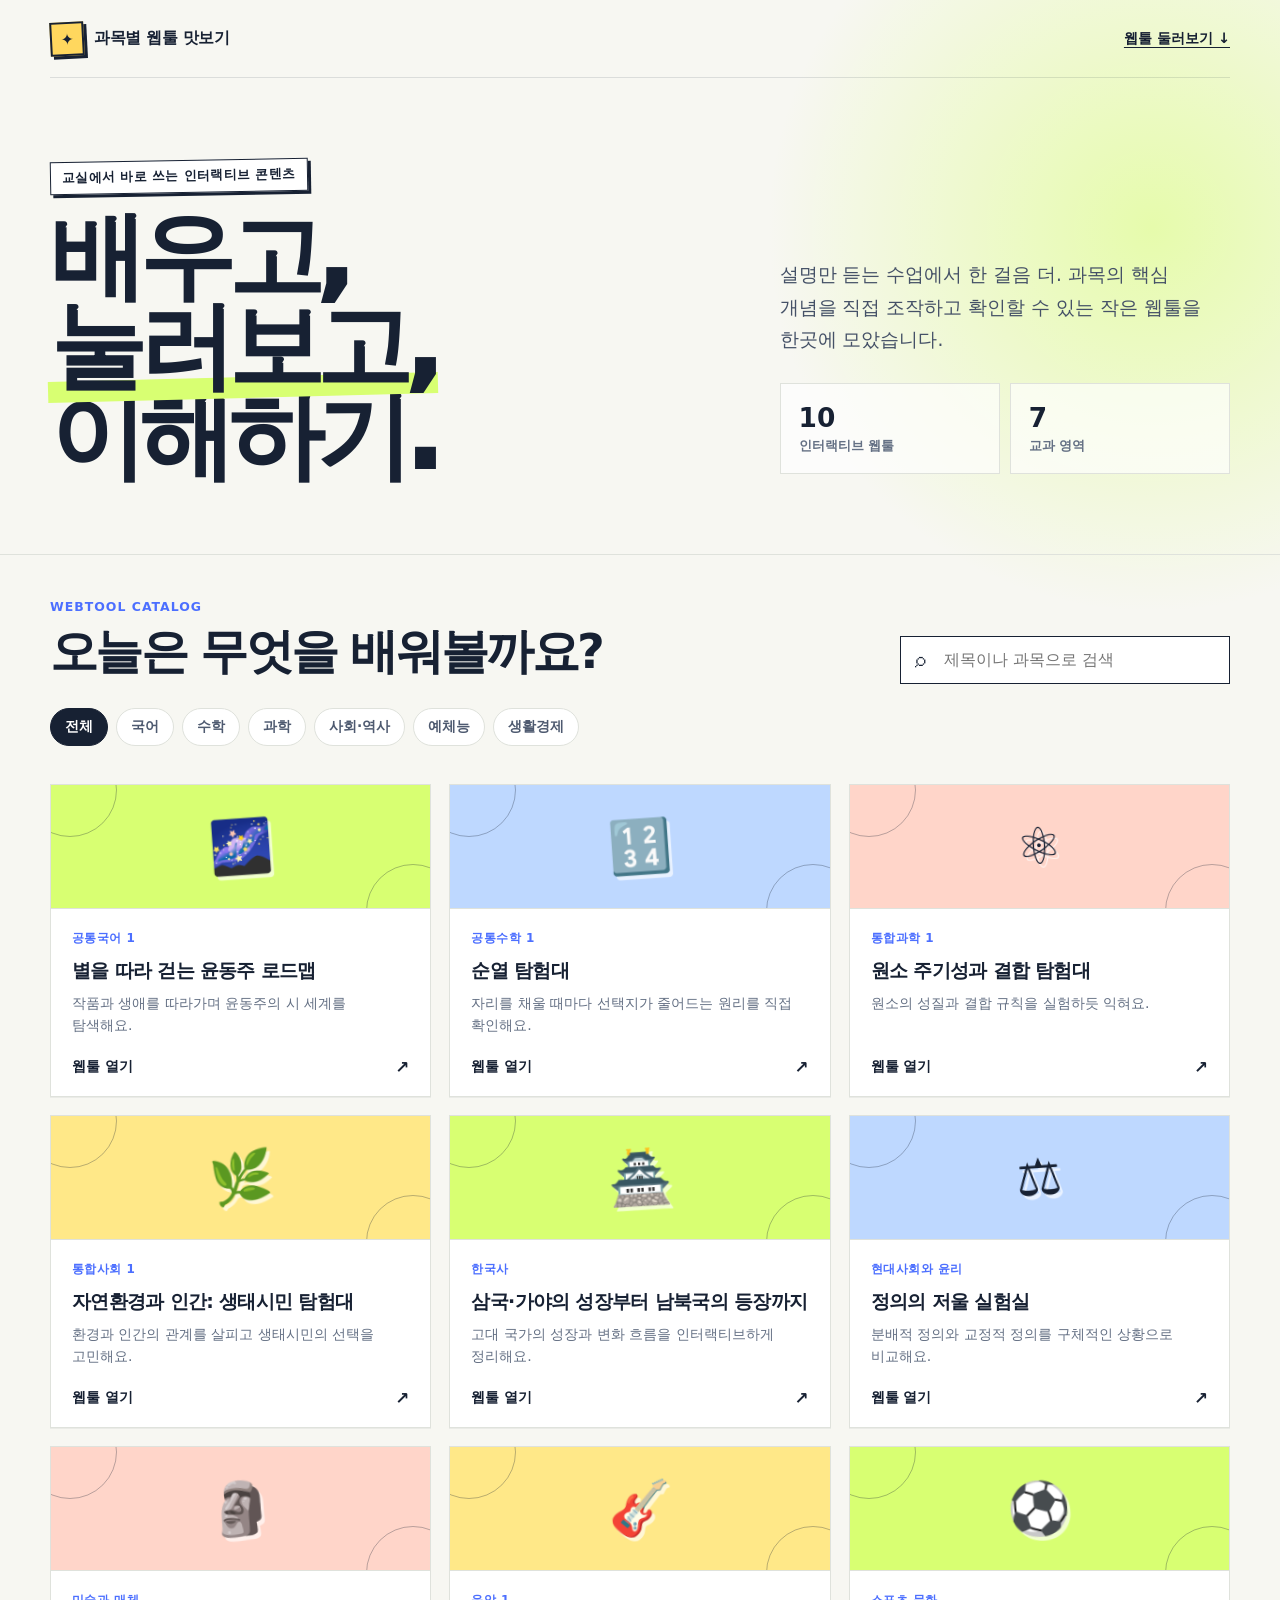
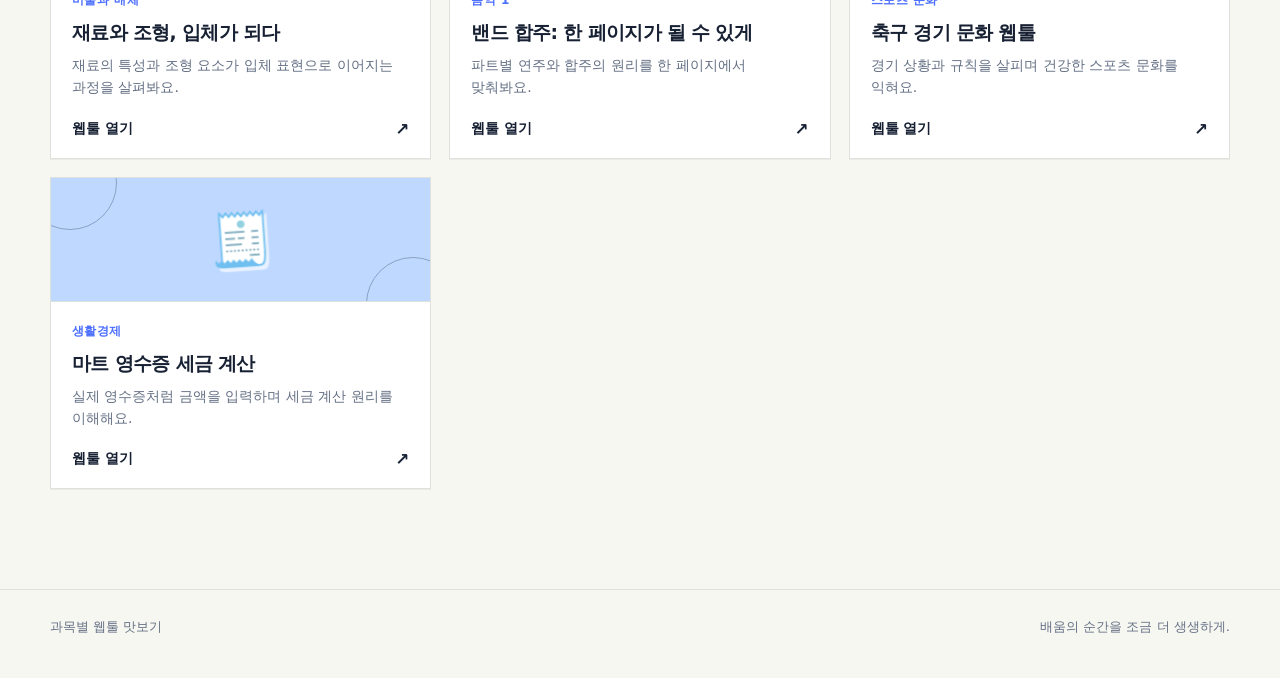
<file: index.html>
<!doctype html>
<html lang="ko">
  <head>
    <meta charset="utf-8" />
    <meta name="viewport" content="width=device-width, initial-scale=1" />
    <meta
      name="description"
      content="국어, 수학, 과학, 사회, 역사, 예체능 수업에 활용할 수 있는 인터랙티브 웹툴 모음"
    />
    <title>과목별 웹툴 맛보기</title>
    <style>
      :root {
        --ink: #172133;
        --muted: #647084;
        --paper: #f7f7f2;
        --line: #dfe2dc;
        --lime: #d8ff72;
        --blue: #4c6fff;
        --coral: #ff785a;
        --yellow: #ffd75e;
        --shadow: 0 18px 50px rgba(29, 38, 58, 0.11);
      }

      * {
        box-sizing: border-box;
      }

      html {
        scroll-behavior: smooth;
      }

      body {
        margin: 0;
        min-width: 320px;
        color: var(--ink);
        background:
          radial-gradient(circle at 90% 10%, rgba(216, 255, 114, 0.55), transparent 24rem),
          var(--paper);
        font-family: Pretendard, "Noto Sans KR", "Apple SD Gothic Neo", system-ui, sans-serif;
      }

      button,
      input {
        font: inherit;
      }

      a {
        color: inherit;
      }

      .shell {
        width: min(1180px, calc(100% - 40px));
        margin: 0 auto;
      }

      .site-header {
        display: flex;
        align-items: center;
        justify-content: space-between;
        min-height: 78px;
        border-bottom: 1px solid rgba(23, 33, 51, 0.12);
      }

      .brand {
        display: inline-flex;
        align-items: center;
        gap: 10px;
        font-size: 0.98rem;
        font-weight: 850;
        letter-spacing: -0.02em;
        text-decoration: none;
      }

      .brand-mark {
        display: grid;
        width: 34px;
        height: 34px;
        place-items: center;
        border: 2px solid var(--ink);
        background: var(--yellow);
        box-shadow: 3px 3px 0 var(--ink);
        transform: rotate(-3deg);
      }

      .header-link {
        font-size: 0.9rem;
        font-weight: 750;
        text-underline-offset: 4px;
      }

      .hero {
        display: grid;
        grid-template-columns: minmax(0, 1.2fr) minmax(280px, 0.8fr);
        gap: 54px;
        align-items: end;
        padding: 82px 0 72px;
      }

      .eyebrow {
        display: inline-flex;
        align-items: center;
        gap: 8px;
        margin: 0 0 18px;
        padding: 7px 11px;
        border: 1px solid var(--ink);
        background: #fff;
        font-size: 0.8rem;
        font-weight: 800;
        letter-spacing: 0.03em;
        box-shadow: 3px 3px 0 var(--ink);
        transform: rotate(-1deg);
      }

      h1 {
        max-width: 760px;
        margin: 0;
        font-size: clamp(3rem, 7.5vw, 6.7rem);
        font-weight: 950;
        line-height: 0.94;
        letter-spacing: -0.075em;
        word-break: keep-all;
      }

      h1 span {
        position: relative;
        z-index: 0;
        white-space: nowrap;
      }

      h1 span::after {
        position: absolute;
        z-index: -1;
        right: -0.04em;
        bottom: 0.04em;
        left: -0.02em;
        height: 0.22em;
        background: var(--lime);
        content: "";
        transform: rotate(-1.5deg);
      }

      .hero-copy {
        padding-bottom: 8px;
      }

      .hero-copy p {
        margin: 0 0 26px;
        color: #455167;
        font-size: clamp(1rem, 2vw, 1.16rem);
        line-height: 1.75;
        word-break: keep-all;
      }

      .hero-stats {
        display: grid;
        grid-template-columns: repeat(2, 1fr);
        gap: 10px;
      }

      .stat {
        padding: 18px;
        border: 1px solid var(--line);
        background: rgba(255, 255, 255, 0.68);
      }

      .stat strong {
        display: block;
        margin-bottom: 2px;
        font-size: 1.65rem;
        font-weight: 900;
      }

      .stat span {
        color: var(--muted);
        font-size: 0.84rem;
        font-weight: 650;
      }

      .catalog {
        padding: 44px 0 100px;
        border-top: 1px solid var(--line);
      }

      .catalog-head {
        display: flex;
        gap: 28px;
        align-items: end;
        justify-content: space-between;
        margin-bottom: 24px;
      }

      .catalog h2 {
        margin: 0;
        font-size: clamp(1.8rem, 4vw, 3rem);
        letter-spacing: -0.055em;
      }

      .catalog h2 small {
        display: block;
        margin-bottom: 6px;
        color: var(--blue);
        font-size: 0.78rem;
        font-weight: 850;
        letter-spacing: 0.08em;
      }

      .search-wrap {
        position: relative;
        width: min(100%, 330px);
      }

      .search-wrap::before {
        position: absolute;
        top: 50%;
        left: 15px;
        content: "⌕";
        font-size: 1.3rem;
        transform: translateY(-54%);
      }

      #search {
        width: 100%;
        height: 48px;
        padding: 0 16px 0 43px;
        border: 1px solid var(--ink);
        border-radius: 0;
        outline: none;
        background: #fff;
        color: var(--ink);
      }

      #search:focus {
        box-shadow: 4px 4px 0 var(--blue);
      }

      .filters {
        display: flex;
        gap: 8px;
        margin-bottom: 34px;
        padding-bottom: 4px;
        overflow-x: auto;
        scrollbar-width: thin;
      }

      .filter {
        flex: 0 0 auto;
        padding: 9px 14px;
        border: 1px solid var(--line);
        border-radius: 999px;
        background: #fff;
        color: #4e5a70;
        cursor: pointer;
        font-size: 0.86rem;
        font-weight: 750;
      }

      .filter:hover,
      .filter:focus-visible {
        border-color: var(--ink);
      }

      .filter.is-active {
        border-color: var(--ink);
        background: var(--ink);
        color: #fff;
      }

      .tool-grid {
        display: grid;
        grid-template-columns: repeat(12, 1fr);
        gap: 18px;
      }

      .tool-card {
        --accent: var(--lime);
        position: relative;
        display: flex;
        grid-column: span 4;
        min-height: 290px;
        flex-direction: column;
        overflow: hidden;
        border: 1px solid var(--line);
        background: #fff;
        box-shadow: 0 1px 0 rgba(23, 33, 51, 0.06);
        transition: transform 180ms ease, box-shadow 180ms ease, border-color 180ms ease;
      }

      .tool-card:nth-child(4n + 2) {
        --accent: #bed8ff;
      }

      .tool-card:nth-child(4n + 3) {
        --accent: #ffd5c9;
      }

      .tool-card:nth-child(4n) {
        --accent: #ffe888;
      }

      .tool-card:hover,
      .tool-card:focus-within {
        z-index: 1;
        border-color: var(--ink);
        box-shadow: var(--shadow);
        transform: translateY(-6px);
      }

      .card-visual {
        position: relative;
        display: grid;
        min-height: 124px;
        place-items: center;
        overflow: hidden;
        border-bottom: 1px solid var(--line);
        background: var(--accent);
      }

      .card-visual::before,
      .card-visual::after {
        position: absolute;
        width: 92px;
        height: 92px;
        border: 1px solid rgba(23, 33, 51, 0.3);
        border-radius: 50%;
        content: "";
      }

      .card-visual::before {
        top: -42px;
        left: -28px;
      }

      .card-visual::after {
        right: -30px;
        bottom: -50px;
      }

      .card-icon {
        position: relative;
        z-index: 1;
        font-size: 3.2rem;
        filter: drop-shadow(3px 4px 0 rgba(255, 255, 255, 0.65));
        transform: rotate(-4deg);
        transition: transform 180ms ease;
      }

      .tool-card:hover .card-icon {
        transform: rotate(4deg) scale(1.08);
      }

      .card-body {
        display: flex;
        flex: 1;
        flex-direction: column;
        padding: 21px 21px 19px;
      }

      .subject {
        margin-bottom: 11px;
        color: var(--blue);
        font-size: 0.75rem;
        font-weight: 850;
        letter-spacing: 0.04em;
      }

      .card-body h3 {
        margin: 0 0 9px;
        font-size: 1.18rem;
        line-height: 1.35;
        letter-spacing: -0.035em;
        word-break: keep-all;
      }

      .card-body p {
        margin: 0 0 20px;
        color: var(--muted);
        font-size: 0.88rem;
        line-height: 1.58;
        word-break: keep-all;
      }

      .open-tool {
        display: inline-flex;
        align-items: center;
        justify-content: space-between;
        margin-top: auto;
        font-size: 0.86rem;
        font-weight: 850;
        text-decoration: none;
      }

      .open-tool::after {
        content: "↗";
        font-size: 1.05rem;
      }

      .open-tool:focus-visible {
        outline: 3px solid var(--blue);
        outline-offset: 5px;
      }

      .empty {
        display: none;
        padding: 60px 20px;
        border: 1px dashed var(--muted);
        color: var(--muted);
        text-align: center;
      }

      .empty.is-visible {
        display: block;
      }

      footer {
        padding: 28px 0 42px;
        border-top: 1px solid var(--line);
        color: var(--muted);
        font-size: 0.82rem;
      }

      footer .shell {
        display: flex;
        gap: 16px;
        justify-content: space-between;
      }

      .tool-card[hidden] {
        display: none;
      }

      @media (max-width: 900px) {
        .hero {
          grid-template-columns: 1fr;
          gap: 32px;
          padding-top: 60px;
        }

        .hero-copy {
          max-width: 620px;
        }

        .tool-card {
          grid-column: span 6;
        }
      }

      @media (max-width: 620px) {
        .shell {
          width: min(100% - 28px, 1180px);
        }

        .site-header {
          min-height: 66px;
        }

        .header-link {
          display: none;
        }

        .hero {
          padding: 48px 0 54px;
        }

        h1 {
          font-size: clamp(2.65rem, 14vw, 4.3rem);
        }

        .catalog-head {
          align-items: stretch;
          flex-direction: column;
        }

        .search-wrap {
          width: 100%;
        }

        .tool-card {
          grid-column: 1 / -1;
          min-height: 270px;
        }

        footer .shell {
          flex-direction: column;
        }
      }

      @media (prefers-reduced-motion: reduce) {
        *,
        *::before,
        *::after {
          scroll-behavior: auto !important;
          transition: none !important;
        }
      }
    </style>
  </head>
  <body>
    <header class="shell site-header">
      <a class="brand" href="#top" aria-label="과목별 웹툴 맛보기 처음으로">
        <span class="brand-mark" aria-hidden="true">✦</span>
        과목별 웹툴 맛보기
      </a>
      <a class="header-link" href="#tools">웹툴 둘러보기 ↓</a>
    </header>

    <main id="top">
      <section class="shell hero" aria-labelledby="hero-title">
        <div>
          <p class="eyebrow">교실에서 바로 쓰는 인터랙티브 콘텐츠</p>
          <h1 id="hero-title">배우고,<br /><span>눌러보고,</span><br />이해하기.</h1>
        </div>
        <div class="hero-copy">
          <p>
            설명만 듣는 수업에서 한 걸음 더. 과목의 핵심 개념을 직접 조작하고 확인할 수 있는
            작은 웹툴을 한곳에 모았습니다.
          </p>
          <div class="hero-stats" aria-label="웹툴 모음 현황">
            <div class="stat"><strong>10</strong><span>인터랙티브 웹툴</span></div>
            <div class="stat"><strong>7</strong><span>교과 영역</span></div>
          </div>
        </div>
      </section>

      <section class="catalog" id="tools" aria-labelledby="catalog-title">
        <div class="shell">
          <div class="catalog-head">
            <h2 id="catalog-title"><small>WEBTOOL CATALOG</small>오늘은 무엇을 배워볼까요?</h2>
            <label class="search-wrap">
              <span class="sr-only" style="position:absolute;width:1px;height:1px;overflow:hidden;clip:rect(0,0,0,0)">웹툴 검색</span>
              <input id="search" type="search" placeholder="제목이나 과목으로 검색" autocomplete="off" />
            </label>
          </div>

          <div class="filters" aria-label="과목 필터">
            <button class="filter is-active" type="button" data-filter="all" aria-pressed="true">전체</button>
            <button class="filter" type="button" data-filter="국어" aria-pressed="false">국어</button>
            <button class="filter" type="button" data-filter="수학" aria-pressed="false">수학</button>
            <button class="filter" type="button" data-filter="과학" aria-pressed="false">과학</button>
            <button class="filter" type="button" data-filter="사회·역사" aria-pressed="false">사회·역사</button>
            <button class="filter" type="button" data-filter="예체능" aria-pressed="false">예체능</button>
            <button class="filter" type="button" data-filter="생활경제" aria-pressed="false">생활경제</button>
          </div>

          <div class="tool-grid" id="tool-grid">
            <article class="tool-card" data-category="국어" data-search="공통국어 윤동주 별 로드맵 시 문학">
              <div class="card-visual"><span class="card-icon" aria-hidden="true">🌌</span></div>
              <div class="card-body">
                <span class="subject">공통국어 1</span>
                <h3>별을 따라 걷는 윤동주 로드맵</h3>
                <p>작품과 생애를 따라가며 윤동주의 시 세계를 탐색해요.</p>
                <a class="open-tool" href="./공통국어1_윤동주 로드맵.html">웹툴 열기</a>
              </div>
            </article>

            <article class="tool-card" data-category="수학" data-search="공통수학 순열 경우의 수 선택지">
              <div class="card-visual"><span class="card-icon" aria-hidden="true">🔢</span></div>
              <div class="card-body">
                <span class="subject">공통수학 1</span>
                <h3>순열 탐험대</h3>
                <p>자리를 채울 때마다 선택지가 줄어드는 원리를 직접 확인해요.</p>
                <a class="open-tool" href="./공통수학1_순열/index.html">웹툴 열기</a>
              </div>
            </article>

            <article class="tool-card" data-category="과학" data-search="통합과학 원소 주기성 결합 주기율표">
              <div class="card-visual"><span class="card-icon" aria-hidden="true">⚛️</span></div>
              <div class="card-body">
                <span class="subject">통합과학 1</span>
                <h3>원소 주기성과 결합 탐험대</h3>
                <p>원소의 성질과 결합 규칙을 실험하듯 익혀요.</p>
                <a class="open-tool" href="./통합과학1.html">웹툴 열기</a>
              </div>
            </article>

            <article class="tool-card" data-category="사회·역사" data-search="통합사회 자연환경 인간 생태시민 환경">
              <div class="card-visual"><span class="card-icon" aria-hidden="true">🌿</span></div>
              <div class="card-body">
                <span class="subject">통합사회 1</span>
                <h3>자연환경과 인간: 생태시민 탐험대</h3>
                <p>환경과 인간의 관계를 살피고 생태시민의 선택을 고민해요.</p>
                <a class="open-tool" href="./통합사회1_자연환경과 인간.html">웹툴 열기</a>
              </div>
            </article>

            <article class="tool-card" data-category="사회·역사" data-search="한국사 삼국 가야 남북국 성장 역사">
              <div class="card-visual"><span class="card-icon" aria-hidden="true">🏯</span></div>
              <div class="card-body">
                <span class="subject">한국사</span>
                <h3>삼국·가야의 성장부터 남북국의 등장까지</h3>
                <p>고대 국가의 성장과 변화 흐름을 인터랙티브하게 정리해요.</p>
                <a class="open-tool" href="./한국사_삼국가야의 성장부터 남북국의 등장까지.html">웹툴 열기</a>
              </div>
            </article>

            <article class="tool-card" data-category="사회·역사" data-search="현대사회 윤리 정의 분배적 교정적 공정">
              <div class="card-visual"><span class="card-icon" aria-hidden="true">⚖️</span></div>
              <div class="card-body">
                <span class="subject">현대사회와 윤리</span>
                <h3>정의의 저울 실험실</h3>
                <p>분배적 정의와 교정적 정의를 구체적인 상황으로 비교해요.</p>
                <a class="open-tool" href="./현대사회와 윤리_정의.html">웹툴 열기</a>
              </div>
            </article>

            <article class="tool-card" data-category="예체능" data-search="미술과 매체 재료 조형 입체 미술">
              <div class="card-visual"><span class="card-icon" aria-hidden="true">🗿</span></div>
              <div class="card-body">
                <span class="subject">미술과 매체</span>
                <h3>재료와 조형, 입체가 되다</h3>
                <p>재료의 특성과 조형 요소가 입체 표현으로 이어지는 과정을 살펴봐요.</p>
                <a class="open-tool" href="./미술과 매체.html">웹툴 열기</a>
              </div>
            </article>

            <article class="tool-card" data-category="예체능" data-search="음악 밴드 합주 한 페이지 연주">
              <div class="card-visual"><span class="card-icon" aria-hidden="true">🎸</span></div>
              <div class="card-body">
                <span class="subject">음악 1</span>
                <h3>밴드 합주: 한 페이지가 될 수 있게</h3>
                <p>파트별 연주와 합주의 원리를 한 페이지에서 맞춰봐요.</p>
                <a class="open-tool" href="./음악1_밴드합주.html">웹툴 열기</a>
              </div>
            </article>

            <article class="tool-card" data-category="예체능" data-search="스포츠 문화 축구 경기 규칙 체육">
              <div class="card-visual"><span class="card-icon" aria-hidden="true">⚽</span></div>
              <div class="card-body">
                <span class="subject">스포츠 문화</span>
                <h3>축구 경기 문화 웹툴</h3>
                <p>경기 상황과 규칙을 살피며 건강한 스포츠 문화를 익혀요.</p>
                <a class="open-tool" href="./스포츠문화_축구.html">웹툴 열기</a>
              </div>
            </article>

            <article class="tool-card" data-category="생활경제" data-search="세금 계산 마트 영수증 부가가치세 경제">
              <div class="card-visual"><span class="card-icon" aria-hidden="true">🧾</span></div>
              <div class="card-body">
                <span class="subject">생활경제</span>
                <h3>마트 영수증 세금 계산</h3>
                <p>실제 영수증처럼 금액을 입력하며 세금 계산 원리를 이해해요.</p>
                <a class="open-tool" href="./세금계산.html">웹툴 열기</a>
              </div>
            </article>
          </div>

          <p class="empty" id="empty" role="status">조건에 맞는 웹툴이 없어요. 다른 검색어를 입력해 보세요.</p>
        </div>
      </section>
    </main>

    <footer>
      <div class="shell">
        <span>과목별 웹툴 맛보기</span>
        <span>배움의 순간을 조금 더 생생하게.</span>
      </div>
    </footer>

    <script>
      const search = document.querySelector("#search");
      const filters = [...document.querySelectorAll(".filter")];
      const cards = [...document.querySelectorAll(".tool-card")];
      const empty = document.querySelector("#empty");
      let activeCategory = "all";

      function updateCatalog() {
        const query = search.value.trim().toLocaleLowerCase("ko");
        let visibleCount = 0;

        cards.forEach((card) => {
          const matchesCategory = activeCategory === "all" || card.dataset.category === activeCategory;
          const matchesQuery = !query || card.dataset.search.toLocaleLowerCase("ko").includes(query);
          card.hidden = !(matchesCategory && matchesQuery);
          if (!card.hidden) visibleCount += 1;
        });

        empty.classList.toggle("is-visible", visibleCount === 0);
      }

      filters.forEach((filter) => {
        filter.addEventListener("click", () => {
          activeCategory = filter.dataset.filter;
          filters.forEach((item) => {
            const isActive = item === filter;
            item.classList.toggle("is-active", isActive);
            item.setAttribute("aria-pressed", String(isActive));
          });
          updateCatalog();
        });
      });

      search.addEventListener("input", updateCatalog);
    </script>
  </body>
</html>
</file>
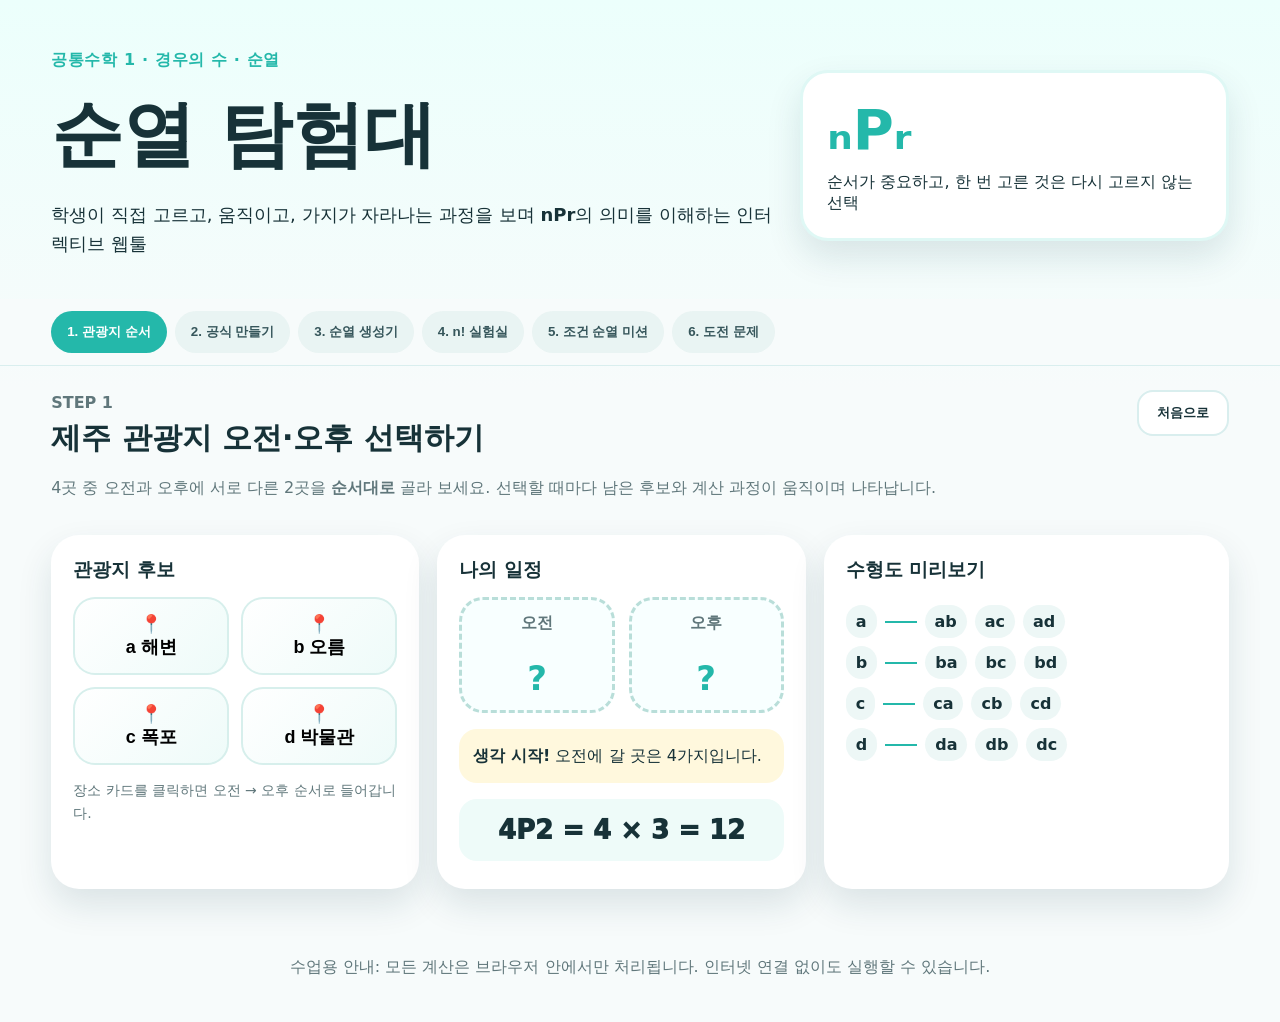
<file: 공통수학1_순열/index.html>
<!doctype html>
<html lang="ko">
<head>
  <meta charset="utf-8" />
  <meta name="viewport" content="width=device-width, initial-scale=1" />
  <title>순열 탐험대: 자리마다 선택지가 줄어드는 이유</title>
  <link rel="stylesheet" href="style.css" />
</head>
<body>
  <header class="hero">
    <div>
      <p class="eyebrow">공통수학 1 · 경우의 수 · 순열</p>
      <h1>순열 탐험대</h1>
      <p class="subtitle">학생이 직접 고르고, 움직이고, 가지가 자라나는 과정을 보며 <b>nPr</b>의 의미를 이해하는 인터렉티브 웹툴</p>
    </div>
    <div class="hero-card">
      <span class="big-formula">ₙPᵣ</span>
      <span>순서가 중요하고, 한 번 고른 것은 다시 고르지 않는 선택</span>
    </div>
  </header>

  <nav class="tabs" aria-label="학습 단계 탭">
    <button class="tab active" data-tab="tour">1. 관광지 순서</button>
    <button class="tab" data-tab="formula">2. 공식 만들기</button>
    <button class="tab" data-tab="generator">3. 순열 생성기</button>
    <button class="tab" data-tab="factorial">4. n! 실험실</button>
    <button class="tab" data-tab="mission">5. 조건 순열 미션</button>
    <button class="tab" data-tab="quiz">6. 도전 문제</button>
  </nav>

  <main>
    <section id="tour" class="panel active">
      <div class="panel-head">
        <div>
          <p class="step-label">STEP 1</p>
          <h2>제주 관광지 오전·오후 선택하기</h2>
          <p>4곳 중 오전과 오후에 서로 다른 2곳을 <b>순서대로</b> 골라 보세요. 선택할 때마다 남은 후보와 계산 과정이 움직이며 나타납니다.</p>
        </div>
        <button class="ghost" id="tourReset">처음으로</button>
      </div>
      <div class="tour-grid">
        <div class="map-card">
          <h3>관광지 후보</h3>
          <div class="places" id="places"></div>
          <p class="hint">장소 카드를 클릭하면 오전 → 오후 순서로 들어갑니다.</p>
        </div>
        <div class="schedule-card">
          <h3>나의 일정</h3>
          <div class="slots">
            <div class="slot" data-slot="0"><span>오전</span><strong id="slot0">?</strong></div>
            <div class="slot" data-slot="1"><span>오후</span><strong id="slot1">?</strong></div>
          </div>
          <div class="thinking-box" id="tourThinking">
            <b>생각 시작!</b> 오전에 갈 곳은 4가지입니다.
          </div>
          <div class="formula-line" id="tourFormula">4P2 = 4 × 3 = 12</div>
        </div>
        <div class="tree-card">
          <h3>수형도 미리보기</h3>
          <div id="tourTree" class="tree"></div>
        </div>
      </div>
    </section>

    <section id="formula" class="panel">
      <div class="panel-head">
        <div>
          <p class="step-label">STEP 2</p>
          <h2>nPr 공식이 만들어지는 과정</h2>
          <p>서로 다른 n개에서 r개를 뽑아 일렬로 놓을 때, 자리마다 선택지가 하나씩 줄어드는 모습을 확인합니다.</p>
        </div>
        <button class="primary" id="animateFormula">단계 애니메이션</button>
      </div>
      <div class="control-row">
        <label>서로 다른 것의 개수 n <input id="nRange" type="range" min="2" max="9" value="6"><span id="nVal">6</span></label>
        <label>택하는 것의 개수 r <input id="rRange" type="range" min="1" max="6" value="4"><span id="rVal">4</span></label>
      </div>
      <div class="seat-stage" id="seatStage"></div>
      <div class="equation-builder" id="equationBuilder"></div>
      <div class="note-card">핵심: 첫째 자리는 n가지, 둘째 자리는 이미 쓴 1개를 제외해 n-1가지, r째 자리는 n-r+1가지입니다.</div>
    </section>

    <section id="generator" class="panel">
      <div class="panel-head">
        <div>
          <p class="step-label">STEP 3</p>
          <h2>순열 생성기</h2>
          <p>원소를 직접 입력하고 가능한 순열이 어떤 묶음으로 생기는지 살펴봅니다.</p>
        </div>
        <button class="primary" id="generatePerms">순열 만들기</button>
      </div>
      <div class="control-row wrap">
        <label class="wide">원소 입력 <input id="itemsInput" type="text" value="A,B,C,D,E" placeholder="예: A,B,C,D,E"></label>
        <label>r <input id="genR" type="number" min="1" max="6" value="3"></label>
        <label><input id="limitView" type="checkbox" checked> 처음 120개까지만 보기</label>
      </div>
      <div class="summary-card" id="genSummary">아직 생성하지 않았습니다.</div>
      <div class="perm-groups" id="permGroups"></div>
    </section>

    <section id="factorial" class="panel">
      <div class="panel-head">
        <div>
          <p class="step-label">STEP 4</p>
          <h2>n! 실험실</h2>
          <p>모든 사람을 전부 줄 세울 때는 nPn = n! 입니다. 셔플로 하나의 배열을 만들고, 전체 경우의 수를 확인합니다.</p>
        </div>
        <div class="button-row"><button class="ghost" id="shuffleLine">셔플</button><button class="primary" id="showAlbum">전체 경우 보기</button></div>
      </div>
      <div class="control-row"><label>n <input id="factN" type="range" min="3" max="7" value="4"><span id="factNVal">4</span></label></div>
      <div class="line-stage" id="lineStage"></div>
      <div class="formula-line" id="factFormula">4! = 4 × 3 × 2 × 1 = 24</div>
      <div class="album" id="album"></div>
    </section>

    <section id="mission" class="panel">
      <div class="panel-head">
        <div>
          <p class="step-label">STEP 5</p>
          <h2>조건 순열 미션</h2>
          <p>봅슬레이 좌석 배치처럼 조건이 붙으면 무엇을 먼저 묶거나 고정해야 하는지 단계별로 봅니다.</p>
        </div>
      </div>
      <div class="mission-grid">
        <button class="mission-card active" data-mission="near">미션 1<br><b>A와 B가 이웃</b></button>
        <button class="mission-card" data-mission="ends">미션 2<br><b>C와 D가 양 끝</b></button>
      </div>
      <div class="sled-stage" id="sledStage"></div>
      <div class="mission-steps" id="missionSteps"></div>
    </section>

    <section id="quiz" class="panel">
      <div class="panel-head">
        <div>
          <p class="step-label">STEP 6</p>
          <h2>도전 문제</h2>
          <p>답을 바로 맞히기보다, 자리별 선택 수를 먼저 생각해 보세요.</p>
        </div>
        <button class="ghost" id="newQuiz">다른 문제</button>
      </div>
      <div class="quiz-card">
        <h3 id="quizQuestion"></h3>
        <div class="control-row wrap">
          <input id="quizAnswer" type="number" placeholder="답 입력">
          <button class="primary" id="checkQuiz">확인</button>
          <button class="ghost" id="showHint">힌트</button>
        </div>
        <div id="quizFeedback" class="feedback"></div>
      </div>
    </section>
  </main>

  <footer>
    <p>수업용 안내: 모든 계산은 브라우저 안에서만 처리됩니다. 인터넷 연결 없이도 실행할 수 있습니다.</p>
  </footer>

  <script src="script.js"></script>
</body>
</html>
</file>
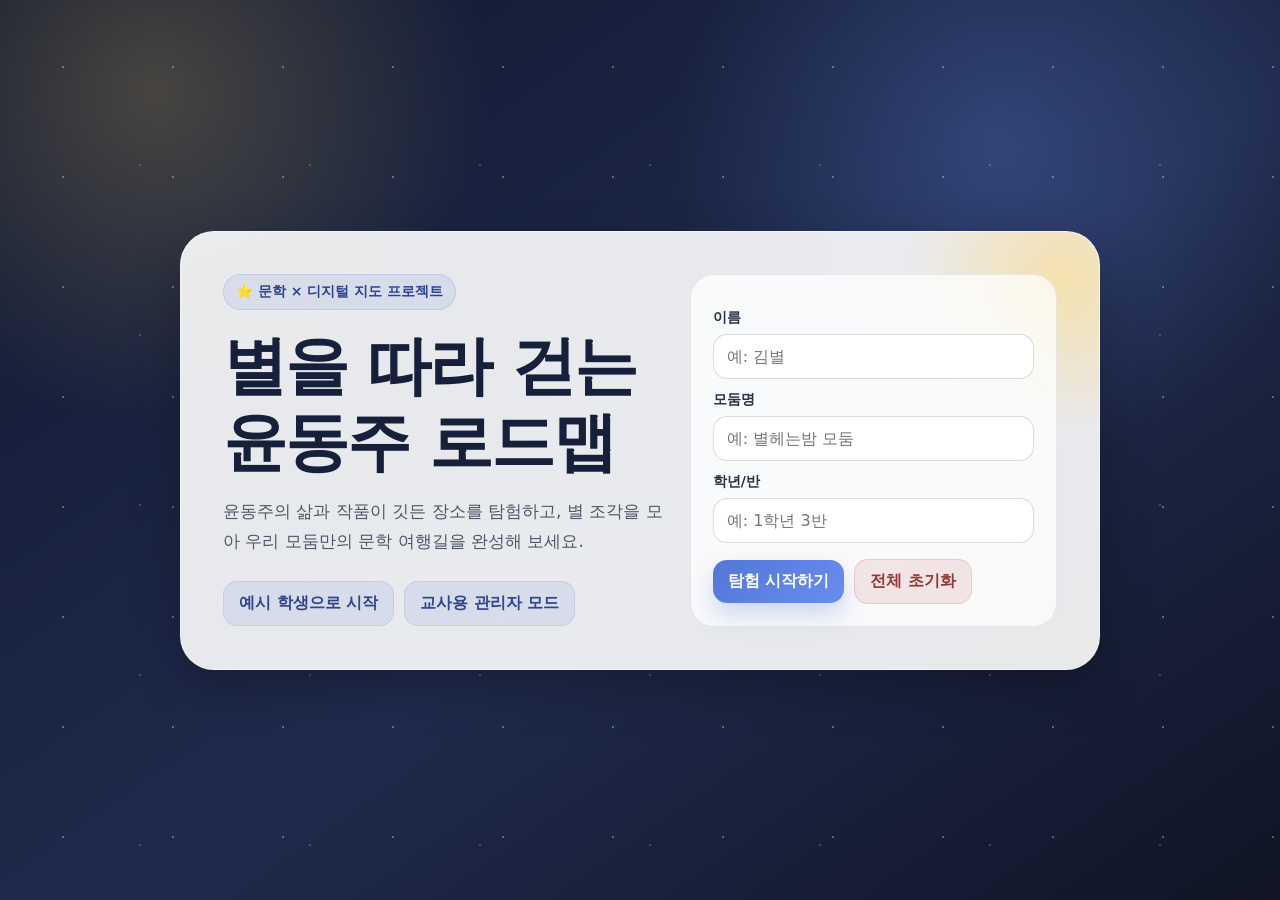
<file: 공통국어1_윤동주 로드맵.html>
<!DOCTYPE html>
<html lang="ko">
<head>
  <meta charset="UTF-8" />
  <meta name="viewport" content="width=device-width, initial-scale=1.0" />
  <title>별을 따라 걷는 윤동주 로드맵</title>
  <style>
    :root {
      --bg1: #10182f;
      --bg2: #1f2b4d;
      --card: rgba(255, 255, 255, 0.92);
      --card-soft: rgba(255, 255, 255, 0.78);
      --ink: #1d2433;
      --muted: #626a7d;
      --line: rgba(255, 255, 255, 0.24);
      --gold: #ffd66b;
      --gold-dark: #b78119;
      --blue: #5277d7;
      --blue2: #6a8cf0;
      --green: #3c9d7a;
      --red: #c75757;
      --shadow: 0 18px 50px rgba(0, 0, 0, 0.24);
      --radius: 22px;
    }

    * {
      box-sizing: border-box;
    }

    body {
      margin: 0;
      font-family: "Pretendard", "Apple SD Gothic Neo", "Malgun Gothic", system-ui, sans-serif;
      background:
        radial-gradient(circle at 12% 10%, rgba(255, 214, 107, 0.22), transparent 24%),
        radial-gradient(circle at 78% 16%, rgba(106, 140, 240, 0.28), transparent 26%),
        linear-gradient(145deg, var(--bg1), var(--bg2) 55%, #101424);
      color: var(--ink);
      min-height: 100vh;
      overflow-x: hidden;
    }

    body::before {
      content: "";
      position: fixed;
      inset: 0;
      pointer-events: none;
      background-image:
        radial-gradient(circle, rgba(255,255,255,0.75) 0 1px, transparent 1.4px),
        radial-gradient(circle, rgba(255,255,255,0.45) 0 1px, transparent 1.2px);
      background-size: 110px 110px, 170px 170px;
      background-position: 8px 12px, 55px 80px;
      opacity: 0.42;
      z-index: -1;
    }

    .hidden {
      display: none !important;
    }

    .screen {
      width: min(1180px, calc(100% - 32px));
      margin: 0 auto;
      padding: 26px 0 50px;
    }

    .hero {
      min-height: 100vh;
      display: grid;
      place-items: center;
      padding: 28px;
    }

    .hero-card {
      width: min(920px, 100%);
      background: rgba(255, 255, 255, 0.90);
      border: 1px solid rgba(255,255,255,0.55);
      border-radius: 34px;
      box-shadow: var(--shadow);
      overflow: hidden;
      position: relative;
    }

    .hero-card::after {
      content: "";
      position: absolute;
      width: 330px;
      height: 330px;
      right: -130px;
      top: -120px;
      border-radius: 50%;
      background: radial-gradient(circle, rgba(255,214,107,0.5), transparent 68%);
      pointer-events: none;
    }

    .hero-inner {
      display: grid;
      grid-template-columns: 1.1fr 0.9fr;
      gap: 18px;
      padding: 42px;
      position: relative;
      z-index: 1;
    }

    .badge {
      display: inline-flex;
      align-items: center;
      gap: 8px;
      background: rgba(82,119,215,0.11);
      color: #2d438f;
      border: 1px solid rgba(82,119,215,0.18);
      padding: 8px 12px;
      border-radius: 999px;
      font-size: 14px;
      font-weight: 700;
    }

    h1, h2, h3 {
      margin: 0;
      line-height: 1.2;
    }

    h1 {
      font-size: clamp(36px, 5.5vw, 64px);
      letter-spacing: -2px;
      margin: 18px 0 16px;
      color: #17203a;
    }

    .hero p {
      color: #4e5669;
      font-size: 17px;
      line-height: 1.75;
      margin: 0 0 24px;
    }

    .login-box {
      background: rgba(255,255,255,0.74);
      border: 1px solid rgba(24,32,58,0.08);
      border-radius: 24px;
      padding: 22px;
      align-self: center;
    }

    label {
      display: block;
      font-weight: 800;
      font-size: 14px;
      margin: 12px 0 7px;
      color: #283149;
    }

    input, textarea, select {
      width: 100%;
      border: 1px solid rgba(29, 36, 51, 0.16);
      border-radius: 14px;
      padding: 12px 13px;
      font: inherit;
      color: var(--ink);
      background: rgba(255,255,255,0.92);
      outline: none;
      transition: 0.18s ease;
    }

    textarea {
      min-height: 92px;
      resize: vertical;
      line-height: 1.55;
    }

    input:focus, textarea:focus, select:focus {
      border-color: rgba(82,119,215,0.75);
      box-shadow: 0 0 0 4px rgba(82,119,215,0.12);
    }

    button {
      border: 0;
      border-radius: 14px;
      padding: 11px 15px;
      font: inherit;
      font-weight: 850;
      cursor: pointer;
      transition: transform 0.12s ease, box-shadow 0.12s ease, opacity 0.12s ease;
    }

    button:hover {
      transform: translateY(-1px);
    }

    button:active {
      transform: translateY(0);
    }

    .btn-primary {
      background: linear-gradient(135deg, var(--blue), var(--blue2));
      color: white;
      box-shadow: 0 12px 24px rgba(82,119,215,0.26);
    }

    .btn-gold {
      background: linear-gradient(135deg, #ffd66b, #f4aa3d);
      color: #3c2a0d;
      box-shadow: 0 12px 24px rgba(244,170,61,0.24);
    }

    .btn-soft {
      background: rgba(82,119,215,0.11);
      color: #30458e;
      border: 1px solid rgba(82,119,215,0.15);
    }

    .btn-danger {
      background: rgba(199,87,87,0.12);
      color: #963737;
      border: 1px solid rgba(199,87,87,0.2);
    }

    .button-row {
      display: flex;
      gap: 10px;
      flex-wrap: wrap;
      align-items: center;
      margin-top: 16px;
    }

    .topbar {
      position: sticky;
      top: 0;
      z-index: 20;
      backdrop-filter: blur(16px);
      background: rgba(12, 18, 35, 0.74);
      border-bottom: 1px solid var(--line);
    }

    .topbar-inner {
      width: min(1180px, calc(100% - 32px));
      margin: 0 auto;
      display: flex;
      align-items: center;
      justify-content: space-between;
      padding: 14px 0;
      color: white;
      gap: 16px;
    }

    .brand {
      display: flex;
      flex-direction: column;
      gap: 2px;
    }

    .brand strong {
      font-size: 18px;
      letter-spacing: -0.3px;
    }

    .brand span {
      font-size: 12px;
      color: rgba(255,255,255,0.72);
    }

    .tabs {
      display: flex;
      gap: 8px;
      flex-wrap: wrap;
      justify-content: flex-end;
    }

    .tab-btn {
      padding: 10px 12px;
      border-radius: 999px;
      color: rgba(255,255,255,0.82);
      background: rgba(255,255,255,0.09);
      border: 1px solid rgba(255,255,255,0.13);
      font-size: 14px;
    }

    .tab-btn.active {
      color: #18203a;
      background: var(--gold);
      border-color: transparent;
    }

    .app-grid {
      display: grid;
      grid-template-columns: 1.05fr 0.95fr;
      gap: 18px;
      align-items: start;
    }

    .panel {
      background: var(--card);
      border: 1px solid rgba(255,255,255,0.6);
      box-shadow: var(--shadow);
      border-radius: var(--radius);
      padding: 22px;
      margin-bottom: 18px;
    }

    .panel.soft {
      background: var(--card-soft);
    }

    .panel-title {
      display: flex;
      justify-content: space-between;
      align-items: flex-start;
      gap: 14px;
      margin-bottom: 14px;
    }

    .panel-title h2 {
      font-size: 24px;
      color: #17203a;
    }

    .panel-title p {
      margin: 6px 0 0;
      color: var(--muted);
      line-height: 1.6;
      font-size: 14px;
    }

    .progress-wrap {
      display: grid;
      gap: 8px;
      margin: 14px 0 4px;
    }

    .progress-meta {
      display: flex;
      justify-content: space-between;
      color: rgba(255,255,255,0.84);
      font-size: 14px;
      font-weight: 800;
    }

    .progress-track {
      height: 14px;
      border-radius: 999px;
      background: rgba(255,255,255,0.18);
      overflow: hidden;
    }

    .progress-fill {
      height: 100%;
      width: 0;
      background: linear-gradient(90deg, #ffd66b, #8ce7c3);
      border-radius: 999px;
      transition: width .25s ease;
    }

    .star-map {
      position: relative;
      min-height: 540px;
      border-radius: 26px;
      overflow: hidden;
      background:
        radial-gradient(circle at 18% 25%, rgba(255,214,107,0.24), transparent 12%),
        radial-gradient(circle at 75% 30%, rgba(255,255,255,0.15), transparent 16%),
        linear-gradient(145deg, #172142, #223a6a);
      border: 1px solid rgba(255,255,255,0.18);
      padding: 18px;
    }

    .map-line {
      position: absolute;
      inset: 0;
      opacity: 0.45;
      pointer-events: none;
    }

    .pin {
      position: absolute;
      width: 156px;
      min-height: 88px;
      background: rgba(255,255,255,0.94);
      border: 1px solid rgba(255,255,255,0.8);
      border-radius: 18px;
      padding: 11px 11px 12px;
      box-shadow: 0 16px 34px rgba(0,0,0,0.24);
      cursor: pointer;
      transition: 0.16s ease;
    }

    .pin:hover {
      transform: translateY(-3px) scale(1.01);
    }

    .pin.completed {
      background: linear-gradient(145deg, #fff7d2, #ffffff);
      border-color: rgba(255,214,107,0.9);
    }

    .pin .star {
      font-size: 23px;
      display: inline-block;
      margin-right: 4px;
      filter: grayscale(1);
    }

    .pin.completed .star {
      filter: none;
    }

    .pin strong {
      display: block;
      font-size: 15px;
      margin-bottom: 4px;
      color: #17203a;
    }

    .pin span {
      color: #687085;
      font-size: 12px;
      line-height: 1.35;
      display: block;
    }

    .pin small {
      display: inline-block;
      margin-top: 8px;
      color: #2d438f;
      font-weight: 900;
      font-size: 12px;
    }

    .place-list {
      display: grid;
      gap: 10px;
    }

    .place-card {
      border: 1px solid rgba(29,36,51,0.1);
      background: rgba(255,255,255,0.72);
      border-radius: 16px;
      padding: 13px;
      display: grid;
      gap: 8px;
      cursor: pointer;
    }

    .place-card.active {
      border-color: rgba(82,119,215,0.65);
      box-shadow: 0 0 0 4px rgba(82,119,215,0.11);
    }

    .place-card-top {
      display: flex;
      justify-content: space-between;
      gap: 8px;
      align-items: center;
    }

    .place-card strong {
      color: #17203a;
    }

    .place-card p {
      margin: 0;
      color: var(--muted);
      font-size: 13px;
      line-height: 1.55;
    }

    .pill {
      display: inline-flex;
      align-items: center;
      border-radius: 999px;
      padding: 5px 9px;
      background: rgba(82,119,215,0.1);
      color: #30458e;
      font-size: 12px;
      font-weight: 850;
      white-space: nowrap;
    }

    .pill.done {
      background: rgba(60,157,122,0.14);
      color: #2a7b5f;
    }

    .form-grid {
      display: grid;
      grid-template-columns: 1fr 1fr;
      gap: 12px;
    }

    .full {
      grid-column: 1 / -1;
    }

    .tag-grid {
      display: flex;
      gap: 8px;
      flex-wrap: wrap;
      margin-top: 8px;
    }

    .tag {
      border-radius: 999px;
      border: 1px solid rgba(29,36,51,0.12);
      background: rgba(255,255,255,0.8);
      color: #41495d;
      padding: 8px 11px;
      font-weight: 800;
      cursor: pointer;
      user-select: none;
      font-size: 13px;
    }

    .tag.selected {
      background: rgba(255,214,107,0.42);
      border-color: rgba(183,129,25,0.35);
      color: #5c3e0b;
    }

    .quiz-card {
      border: 1px solid rgba(29,36,51,0.1);
      background: rgba(255,255,255,0.75);
      border-radius: 18px;
      padding: 14px;
      margin-bottom: 12px;
    }

    .quiz-card blockquote {
      margin: 0 0 12px;
      padding: 12px 14px;
      border-left: 4px solid var(--gold);
      background: rgba(255,214,107,0.16);
      border-radius: 12px;
      line-height: 1.7;
      color: #31384a;
    }

    .course-builder {
      display: grid;
      grid-template-columns: 0.9fr 1.1fr;
      gap: 16px;
    }

    .mini-card {
      border: 1px solid rgba(29,36,51,0.1);
      border-radius: 16px;
      background: rgba(255,255,255,0.74);
      padding: 12px;
      margin-bottom: 10px;
    }

    .mini-card strong {
      display: block;
      margin-bottom: 4px;
    }

    .course-item {
      display: grid;
      gap: 10px;
      border: 1px solid rgba(82,119,215,0.16);
      border-radius: 18px;
      background: rgba(255,255,255,0.82);
      padding: 14px;
      margin-bottom: 12px;
    }

    .course-head {
      display: flex;
      justify-content: space-between;
      gap: 10px;
      align-items: center;
    }

    .course-actions {
      display: flex;
      gap: 6px;
      flex-wrap: wrap;
    }

    .icon-btn {
      padding: 7px 9px;
      border-radius: 10px;
      background: rgba(82,119,215,0.11);
      color: #30458e;
      font-size: 12px;
    }

    .postcard {
      min-height: 190px;
      border-radius: 20px;
      padding: 22px;
      background:
        linear-gradient(135deg, rgba(255,255,255,0.74), rgba(255,246,208,0.72)),
        repeating-linear-gradient(0deg, transparent 0 22px, rgba(29,36,51,0.05) 23px 24px);
      border: 1px solid rgba(183,129,25,0.18);
      box-shadow: inset 0 0 0 8px rgba(255,255,255,0.36);
    }

    .postcard h3 {
      color: #5c3e0b;
      margin-bottom: 12px;
    }

    .postcard p {
      white-space: pre-wrap;
      line-height: 1.8;
      font-size: 18px;
      color: #2c3344;
    }

    .report {
      background: white;
      border-radius: 22px;
      padding: 26px;
      border: 1px solid rgba(29,36,51,0.1);
      line-height: 1.75;
    }

    .report h2 {
      font-size: 28px;
      margin-bottom: 8px;
    }

    .report h3 {
      margin: 22px 0 8px;
      padding-top: 12px;
      border-top: 1px solid rgba(29,36,51,0.12);
      font-size: 20px;
    }

    .report table {
      width: 100%;
      border-collapse: collapse;
      margin-top: 8px;
      font-size: 14px;
    }

    .report th, .report td {
      border: 1px solid rgba(29,36,51,0.15);
      padding: 9px;
      vertical-align: top;
    }

    .report th {
      background: #f5f6fa;
    }

    .toast {
      position: fixed;
      left: 50%;
      bottom: 26px;
      transform: translateX(-50%) translateY(20px);
      background: rgba(18,25,45,0.92);
      color: white;
      border-radius: 999px;
      padding: 12px 18px;
      box-shadow: 0 18px 44px rgba(0,0,0,0.28);
      opacity: 0;
      pointer-events: none;
      transition: 0.22s ease;
      z-index: 99;
      font-weight: 800;
    }

    .toast.show {
      opacity: 1;
      transform: translateX(-50%) translateY(0);
    }

    .modal-backdrop {
      position: fixed;
      inset: 0;
      background: rgba(0,0,0,0.54);
      display: grid;
      place-items: center;
      z-index: 60;
      padding: 20px;
    }

    .modal {
      width: min(760px, 100%);
      max-height: 86vh;
      overflow: auto;
      background: white;
      border-radius: 24px;
      padding: 24px;
      box-shadow: var(--shadow);
    }

    .admin-list {
      display: grid;
      gap: 10px;
    }

    .admin-place {
      display: grid;
      gap: 8px;
      border: 1px solid rgba(29,36,51,0.1);
      padding: 12px;
      border-radius: 16px;
      background: #f8f9fc;
    }

    .empty {
      color: var(--muted);
      background: rgba(255,255,255,0.55);
      border: 1px dashed rgba(29,36,51,0.22);
      border-radius: 16px;
      padding: 18px;
      text-align: center;
      line-height: 1.7;
    }

    @media (max-width: 920px) {
      .hero-inner,
      .app-grid,
      .course-builder,
      .form-grid {
        grid-template-columns: 1fr;
      }

      .topbar-inner {
        align-items: flex-start;
        flex-direction: column;
      }

      .tabs {
        justify-content: flex-start;
      }

      .star-map {
        min-height: 700px;
      }

      .pin {
        width: 138px;
      }
    }

    @media print {
      body {
        background: white;
      }

      .topbar, .button-row, .tabs, .hero, .no-print {
        display: none !important;
      }

      .screen {
        width: 100%;
        padding: 0;
      }

      .panel {
        box-shadow: none;
        border: none;
      }

      .report {
        border: none;
        padding: 0;
      }
    }
  </style>
</head>
<body>
  <div id="toast" class="toast">저장되었습니다.</div>

  <section id="startScreen" class="hero">
    <div class="hero-card">
      <div class="hero-inner">
        <div>
          <span class="badge">⭐ 문학 × 디지털 지도 프로젝트</span>
          <h1>별을 따라 걷는<br />윤동주 로드맵</h1>
          <p>
            윤동주의 삶과 작품이 깃든 장소를 탐험하고, 별 조각을 모아
            우리 모둠만의 문학 여행길을 완성해 보세요.
          </p>
          <div class="button-row">
            <button class="btn-soft" onclick="fillSample()">예시 학생으로 시작</button>
            <button class="btn-soft" onclick="showAdminLogin()">교사용 관리자 모드</button>
          </div>
        </div>
        <div class="login-box">
          <label for="studentName">이름</label>
          <input id="studentName" placeholder="예: 김별" />

          <label for="teamName">모둠명</label>
          <input id="teamName" placeholder="예: 별헤는밤 모둠" />

          <label for="className">학년/반</label>
          <input id="className" placeholder="예: 1학년 3반" />

          <div class="button-row">
            <button class="btn-primary" onclick="startApp()">탐험 시작하기</button>
            <button class="btn-danger" onclick="resetAll()">전체 초기화</button>
          </div>
        </div>
      </div>
    </div>
  </section>

  <nav id="topbar" class="topbar hidden">
    <div class="topbar-inner">
      <div class="brand">
        <strong>⭐ 별을 따라 걷는 윤동주 로드맵</strong>
        <span id="userMeta">나의 문학 탐험 기록</span>
        <div class="progress-wrap">
          <div class="progress-meta">
            <span id="starCount">별 조각 0개</span>
            <span id="progressText">0%</span>
          </div>
          <div class="progress-track">
            <div id="progressFill" class="progress-fill"></div>
          </div>
        </div>
      </div>
      <div class="tabs">
        <button class="tab-btn active" data-tab="explore" onclick="switchTab('explore')">별길 탐험</button>
        <button class="tab-btn" data-tab="research" onclick="switchTab('research')">장소 조사</button>
        <button class="tab-btn" data-tab="quiz" onclick="switchTab('quiz')">시 구절 연결</button>
        <button class="tab-btn" data-tab="course" onclick="switchTab('course')">여행 코스</button>
        <button class="tab-btn" data-tab="report" onclick="switchTab('report')">결과물 제출</button>
      </div>
    </div>
  </nav>

  <main id="appScreen" class="screen hidden">
    <section id="tab-explore">
      <div class="app-grid">
        <div class="panel">
          <div class="panel-title">
            <div>
              <h2>별길 탐험 지도</h2>
              <p>장소 카드를 눌러 미션을 확인하세요. 조사 미션을 완성하면 별이 밝아집니다.</p>
            </div>
            <button class="btn-soft no-print" onclick="switchTab('research')">조사하러 가기</button>
          </div>
          <div class="star-map" id="starMap">
            <svg class="map-line" viewBox="0 0 1000 650" preserveAspectRatio="none">
              <path d="M130,145 C260,85 340,210 430,170 S610,70 720,170 S820,340 700,410 S480,510 370,430 S190,370 250,285 S60,230 130,145"
                fill="none" stroke="rgba(255,214,107,0.65)" stroke-width="4" stroke-dasharray="12 12"/>
              <path d="M140,510 C250,440 330,565 460,500 S650,440 790,525"
                fill="none" stroke="rgba(255,255,255,0.45)" stroke-width="3" stroke-dasharray="8 14"/>
            </svg>
          </div>
        </div>

        <div class="panel soft">
          <div class="panel-title">
            <div>
              <h2>탐험 지점</h2>
              <p>완료 표시가 뜬 장소는 결과 보고서에 자동으로 정리됩니다.</p>
            </div>
          </div>
          <div id="placeList" class="place-list"></div>
        </div>
      </div>
    </section>

    <section id="tab-research" class="hidden">
      <div class="app-grid">
        <div class="panel soft">
          <div class="panel-title">
            <div>
              <h2>장소 선택</h2>
              <p>조사할 장소를 고른 뒤, 오른쪽 미션을 완성하세요.</p>
            </div>
          </div>
          <div id="researchPlaceList" class="place-list"></div>
        </div>

        <div class="panel">
          <div class="panel-title">
            <div>
              <h2 id="researchTitle">장소 조사 미션</h2>
              <p id="researchHint">장소를 선택하면 미션 입력창이 열립니다.</p>
            </div>
          </div>
          <div id="researchFormArea"></div>
        </div>
      </div>
    </section>

    <section id="tab-quiz" class="hidden">
      <div class="panel">
        <div class="panel-title">
          <div>
            <h2>시 구절과 장소 연결하기</h2>
            <p>정답 맞히기보다 “왜 그렇게 생각했는지”를 적는 활동입니다.</p>
          </div>
          <button class="btn-primary no-print" onclick="saveQuiz()">퀴즈 답안 저장</button>
        </div>
        <div id="quizArea"></div>
      </div>
    </section>

    <section id="tab-course" class="hidden">
      <div class="panel">
        <div class="panel-title">
          <div>
            <h2>우리 모둠의 윤동주 문학 여행 코스</h2>
            <p>조사한 장소 중 3~5개를 골라 여행길을 만들어 보세요.</p>
          </div>
          <button class="btn-primary no-print" onclick="saveCourse()">코스 저장</button>
        </div>

        <div class="form-grid">
          <div>
            <label for="courseTitle">코스 제목</label>
            <input id="courseTitle" placeholder="예: 별을 따라 걷는 서울 문학 산책" oninput="autoSave()" />
          </div>
          <div>
            <label for="courseType">코스 유형</label>
            <select id="courseType" onchange="autoSave()">
              <option>서울 당일치기 코스</option>
              <option>문학 감성 산책 코스</option>
              <option>역사 탐방 코스</option>
              <option>해외 유학길 코스</option>
              <option>윤동주의 마지막 길 코스</option>
              <option>자유 코스</option>
            </select>
          </div>
          <div class="full">
            <label for="courseTheme">코스 주제</label>
            <input id="courseTheme" placeholder="예: 청년 윤동주의 고민과 성찰을 따라가는 길" oninput="autoSave()" />
          </div>
        </div>

        <div class="course-builder" style="margin-top: 18px;">
          <div>
            <h3>장소 추가</h3>
            <p style="color: var(--muted); line-height: 1.6;">장소를 누르면 코스에 추가됩니다.</p>
            <div id="courseSource"></div>
          </div>
          <div>
            <h3>코스 순서</h3>
            <p style="color: var(--muted); line-height: 1.6;">위/아래 버튼으로 순서를 조정하고, 장소별 활동을 입력하세요.</p>
            <div id="courseList"></div>
          </div>
        </div>

        <div class="panel soft" style="box-shadow: none; margin-top: 18px;">
          <div class="panel-title">
            <div>
              <h2>윤동주에게 보내는 엽서</h2>
              <p>수업을 마치며 시인에게 보내고 싶은 한 문장을 적어 봅니다.</p>
            </div>
          </div>
          <label for="postcardText">나의 문장</label>
          <textarea id="postcardText" placeholder="예: 시인님, 부끄러움을 잊지 않으려 했던 마음을 저도 기억하겠습니다." oninput="renderPostcard(); autoSave();"></textarea>
          <div class="postcard" style="margin-top: 12px;">
            <h3>윤동주 시인에게</h3>
            <p id="postcardPreview">아직 작성한 엽서가 없습니다.</p>
          </div>
        </div>
      </div>
    </section>

    <section id="tab-report" class="hidden">
      <div class="panel">
        <div class="panel-title">
          <div>
            <h2>결과물 제출</h2>
            <p>지금까지 입력한 내용으로 보고서와 발표 대본을 자동 정리합니다.</p>
          </div>
          <div class="button-row no-print" style="margin-top: 0;">
            <button class="btn-primary" onclick="generateReport()">보고서 새로고침</button>
            <button class="btn-gold" onclick="window.print()">인쇄/PDF 저장</button>
            <button class="btn-soft" onclick="exportBackup()">백업 파일 저장</button>
            <label class="btn-soft" style="display:inline-flex; margin:0; cursor:pointer;">
              백업 불러오기
              <input type="file" accept="application/json" onchange="importBackup(event)" style="display:none;" />
            </label>
          </div>
        </div>
        <div id="reportArea" class="report"></div>
      </div>
    </section>
  </main>

  <div id="modalRoot" class="hidden"></div>

  <script>
    const STORAGE_KEY = "yundongju-roadmap-v1";

    const defaultTags = ["그리움", "부끄러움", "외로움", "희망", "저항", "슬픔", "용기", "성찰"];

    const defaultPlaces = [
      {
        id: "yongjeong",
        name: "용정 · 명동촌",
        period: "1917~1938",
        subtitle: "출생 및 유년 시절",
        meaning: "윤동주가 태어나고 학창 시절을 보낸 고향입니다.",
        work: "소년, 고향집",
        x: 8,
        y: 14
      },
      {
        id: "yonhee",
        name: "연희전문학교",
        period: "1938~1941",
        subtitle: "문학 활동이 활발했던 시기",
        meaning: "현재 연세대학교 교정에 해당하며, 윤동주가 많은 작품을 남긴 장소입니다.",
        work: "자화상, 병원, 별 헤는 밤",
        x: 37,
        y: 20
      },
      {
        id: "museum",
        name: "윤동주 문학관",
        period: "1941",
        subtitle: "작품과 삶을 기리는 공간",
        meaning: "윤동주가 산책하며 사색했을 언덕 가까이에 있는 문학 공간입니다.",
        work: "서시",
        x: 64,
        y: 16
      },
      {
        id: "rikkyo",
        name: "릿쿄대학교",
        period: "1942",
        subtitle: "일본 유학 초기",
        meaning: "도쿄에서 영문학을 공부하며 낯선 타지의 고독을 느낀 장소입니다.",
        work: "쉽게 씌어진 시",
        x: 72,
        y: 48
      },
      {
        id: "doshisha",
        name: "도시샤대학교",
        period: "1942~1943",
        subtitle: "마지막 학업의 장소",
        meaning: "체포되기 전까지 학업을 이어간 곳이며 교정에 윤동주 시비가 있습니다.",
        work: "서시",
        x: 43,
        y: 64
      },
      {
        id: "fukuoka",
        name: "후쿠오카 형무소",
        period: "1943~1945",
        subtitle: "투옥 및 순국",
        meaning: "윤동주가 옥고를 치르다 29세의 나이로 순국한 비극적 장소입니다.",
        work: "윤동주의 마지막 삶",
        x: 14,
        y: 71
      }
    ];

    const defaultQuiz = [
      {
        quote: "죽는 날까지 하늘을 우러러 한 점 부끄럼이 없기를",
        work: "서시",
        question: "이 구절과 가장 어울린다고 생각하는 장소를 고르고 이유를 적어 보세요."
      },
      {
        quote: "계절이 지나가는 하늘에는 가을로 가득 차 있습니다.",
        work: "별 헤는 밤",
        question: "이 구절을 떠올리게 하는 장소를 고르고, 그곳의 분위기를 상상해 보세요."
      },
      {
        quote: "인생은 살기 어렵다는데 시가 이렇게 쉽게 씌어지는 것은 부끄러운 일이다.",
        work: "쉽게 씌어진 시",
        question: "낯선 유학 생활과 연결해 생각할 수 있는 장소를 고르고 이유를 적어 보세요."
      }
    ];

    let state = loadState();
    let currentPlaceId = state.currentPlaceId || defaultPlaces[0].id;
    let activeTab = "explore";

    function initialState() {
      return {
        user: { name: "", team: "", className: "" },
        places: defaultPlaces,
        tags: defaultTags,
        research: {},
        quizAnswers: defaultQuiz.map(() => ({ placeId: "", reason: "" })),
        course: {
          title: "",
          type: "서울 당일치기 코스",
          theme: "",
          items: [],
          postcard: ""
        },
        currentPlaceId: defaultPlaces[0].id,
        started: false
      };
    }

    function loadState() {
      try {
        const raw = localStorage.getItem(STORAGE_KEY);
        if (!raw) return initialState();
        const parsed = JSON.parse(raw);
        return {
          ...initialState(),
          ...parsed,
          places: parsed.places && parsed.places.length ? parsed.places : defaultPlaces,
          tags: parsed.tags && parsed.tags.length ? parsed.tags : defaultTags,
          course: { ...initialState().course, ...(parsed.course || {}) }
        };
      } catch (e) {
        return initialState();
      }
    }

    function saveState(silent = true) {
      state.currentPlaceId = currentPlaceId;
      localStorage.setItem(STORAGE_KEY, JSON.stringify(state));
      if (!silent) showToast("저장되었습니다.");
      updateProgress();
    }

    function autoSave() {
      state.course.title = document.getElementById("courseTitle")?.value || state.course.title;
      state.course.type = document.getElementById("courseType")?.value || state.course.type;
      state.course.theme = document.getElementById("courseTheme")?.value || state.course.theme;
      state.course.postcard = document.getElementById("postcardText")?.value || "";
      saveState(true);
    }

    function showToast(message) {
      const toast = document.getElementById("toast");
      toast.textContent = message;
      toast.classList.add("show");
      clearTimeout(window.__toastTimer);
      window.__toastTimer = setTimeout(() => toast.classList.remove("show"), 1600);
    }

    function fillSample() {
      document.getElementById("studentName").value = "김별";
      document.getElementById("teamName").value = "별헤는밤 모둠";
      document.getElementById("className").value = "1학년 3반";
    }

    function startApp() {
      const name = document.getElementById("studentName").value.trim();
      const team = document.getElementById("teamName").value.trim();
      const className = document.getElementById("className").value.trim();

      if (!name || !team || !className) {
        alert("이름, 모둠명, 학년/반을 모두 입력해 주세요.");
        return;
      }

      state.user = { name, team, className };
      state.started = true;
      saveState(true);
      openApp();
    }

    function openApp() {
      document.getElementById("startScreen").classList.add("hidden");
      document.getElementById("topbar").classList.remove("hidden");
      document.getElementById("appScreen").classList.remove("hidden");
      document.getElementById("userMeta").textContent = `${state.user.className} · ${state.user.team} · ${state.user.name}`;
      renderAll();
    }

    function renderAll() {
      renderMap();
      renderPlaceLists();
      renderResearchForm();
      renderQuiz();
      renderCourse();
      renderPostcard();
      generateReport();
      updateProgress();
    }

    function switchTab(tab) {
      activeTab = tab;
      ["explore", "research", "quiz", "course", "report"].forEach(t => {
        document.getElementById(`tab-${t}`).classList.toggle("hidden", t !== tab);
        document.querySelector(`[data-tab="${t}"]`).classList.toggle("active", t === tab);
      });
      if (tab === "report") generateReport();
      if (tab === "course") renderCourse();
    }

    function getResearch(placeId) {
      if (!state.research[placeId]) {
        const p = state.places.find(x => x.id === placeId);
        state.research[placeId] = {
          placeName: p?.name || "",
          period: p?.period || "",
          meaning: "",
          relation: "",
          work: p?.work || "",
          tags: [],
          feeling: "",
          intro: ""
        };
      }
      return state.research[placeId];
    }

    function isPlaceComplete(placeId) {
      const r = state.research[placeId];
      if (!r) return false;
      return !!(r.meaning && r.relation && r.work && r.feeling && r.intro);
    }

    function completionCount() {
      return state.places.filter(p => isPlaceComplete(p.id)).length;
    }

    function updateProgress() {
      const completed = completionCount();
      const total = Math.max(state.places.length, 1);
      const percent = Math.round((completed / total) * 100);
      document.getElementById("starCount").textContent = `별 조각 ${completed}개 / ${total}개`;
      document.getElementById("progressText").textContent = `${percent}%`;
      document.getElementById("progressFill").style.width = `${percent}%`;
    }

    function renderMap() {
      const map = document.getElementById("starMap");
      const existingPins = map.querySelectorAll(".pin");
      existingPins.forEach(p => p.remove());

      state.places.forEach(place => {
        const pin = document.createElement("div");
        pin.className = "pin" + (isPlaceComplete(place.id) ? " completed" : "");
        pin.style.left = `${place.x}%`;
        pin.style.top = `${place.y}%`;
        pin.onclick = () => {
          currentPlaceId = place.id;
          saveState(true);
          renderPlaceLists();
          switchTab("research");
          renderResearchForm();
        };
        pin.innerHTML = `
          <strong><span class="star">⭐</span>${escapeHtml(place.name)}</strong>
          <span>${escapeHtml(place.subtitle || "")}</span>
          <small>${isPlaceComplete(place.id) ? "미션 완료" : "조사 필요"}</small>
        `;
        map.appendChild(pin);
      });
    }

    function renderPlaceLists() {
      const html = state.places.map(place => {
        const done = isPlaceComplete(place.id);
        return `
          <div class="place-card ${place.id === currentPlaceId ? "active" : ""}" onclick="selectPlace('${place.id}')">
            <div class="place-card-top">
              <strong>${done ? "⭐" : "☆"} ${escapeHtml(place.name)}</strong>
              <span class="pill ${done ? "done" : ""}">${done ? "완료" : "진행 전"}</span>
            </div>
            <p>${escapeHtml(place.period)} · ${escapeHtml(place.subtitle || "")}</p>
            <p>${escapeHtml(place.meaning || "")}</p>
          </div>
        `;
      }).join("");

      document.getElementById("placeList").innerHTML = html;
      document.getElementById("researchPlaceList").innerHTML = html;
    }

    function selectPlace(placeId) {
      currentPlaceId = placeId;
      saveState(true);
      renderPlaceLists();
      renderResearchForm();
    }

    function renderResearchForm() {
      const p = state.places.find(x => x.id === currentPlaceId) || state.places[0];
      if (!p) return;
      const r = getResearch(p.id);

      document.getElementById("researchTitle").textContent = `${p.name} 조사 미션`;
      document.getElementById("researchHint").textContent = `${p.period} · ${p.subtitle}`;

      const tagsHtml = state.tags.map(tag => `
        <span class="tag ${r.tags.includes(tag) ? "selected" : ""}" onclick="toggleTag('${p.id}', '${escapeAttr(tag)}')">${escapeHtml(tag)}</span>
      `).join("");

      document.getElementById("researchFormArea").innerHTML = `
        <div class="form-grid">
          <div>
            <label>장소 이름</label>
            <input value="${escapeAttr(r.placeName || p.name)}" oninput="updateResearch('${p.id}', 'placeName', this.value)" />
          </div>
          <div>
            <label>시기</label>
            <input value="${escapeAttr(r.period || p.period)}" oninput="updateResearch('${p.id}', 'period', this.value)" />
          </div>

          <div class="full">
            <label>1. 이 장소는 어떤 역사적 의미가 있나요?</label>
            <textarea placeholder="예: 윤동주가 가장 왕성하게 시를 쓴 시기의 배경이다." oninput="updateResearch('${p.id}', 'meaning', this.value)">${escapeHtml(r.meaning)}</textarea>
          </div>

          <div class="full">
            <label>2. 윤동주의 삶과 어떤 관련이 있나요?</label>
            <textarea placeholder="예: 청년 윤동주가 자기 성찰과 시대의 아픔을 시로 표현하던 시기와 연결된다." oninput="updateResearch('${p.id}', 'relation', this.value)">${escapeHtml(r.relation)}</textarea>
          </div>

          <div class="full">
            <label>3. 관련 작품 또는 시 구절</label>
            <input value="${escapeAttr(r.work)}" placeholder="예: 서시, 별 헤는 밤, 쉽게 씌어진 시" oninput="updateResearch('${p.id}', 'work', this.value)" />
          </div>

          <div class="full">
            <label>4. 이 장소에서 느껴지는 감정 태그</label>
            <div class="tag-grid">${tagsHtml}</div>
          </div>

          <div class="full">
            <label>5. 나의 한 줄 감상</label>
            <textarea placeholder="예: 이곳에서 윤동주가 별을 바라보며 시를 썼을 생각을 하니 마음이 뭉클했다." oninput="updateResearch('${p.id}', 'feeling', this.value)">${escapeHtml(r.feeling)}</textarea>
          </div>

          <div class="full">
            <label>6. 친구에게 소개한다면?</label>
            <textarea placeholder="예: 이 장소는 윤동주의 청년 시절과 문학적 고민을 느낄 수 있는 곳이야." oninput="updateResearch('${p.id}', 'intro', this.value)">${escapeHtml(r.intro)}</textarea>
          </div>
        </div>
        <div class="button-row">
          <button class="btn-primary" onclick="saveResearch('${p.id}')">이 장소 미션 저장</button>
          <button class="btn-soft" onclick="addCurrentPlaceToCourse()">이 장소를 여행 코스에 추가</button>
        </div>
      `;
    }

    function updateResearch(placeId, key, value) {
      const r = getResearch(placeId);
      r[key] = value;
      saveState(true);
      renderMap();
      renderPlaceLists();
    }

    function toggleTag(placeId, tag) {
      const r = getResearch(placeId);
      if (r.tags.includes(tag)) {
        r.tags = r.tags.filter(t => t !== tag);
      } else {
        r.tags.push(tag);
      }
      saveState(true);
      renderResearchForm();
    }

    function saveResearch(placeId) {
      saveState(false);
      renderMap();
      renderPlaceLists();
      if (isPlaceComplete(placeId)) showToast("별 조각을 획득했습니다 ⭐");
    }

    function renderQuiz() {
      const options = `<option value="">장소 선택</option>` + state.places.map(p => `<option value="${p.id}">${escapeHtml(p.name)}</option>`).join("");
      document.getElementById("quizArea").innerHTML = defaultQuiz.map((q, i) => {
        const ans = state.quizAnswers[i] || { placeId: "", reason: "" };
        return `
          <div class="quiz-card">
            <blockquote>“${escapeHtml(q.quote)}”<br><small>— ${escapeHtml(q.work)}</small></blockquote>
            <label>${escapeHtml(q.question)}</label>
            <select onchange="state.quizAnswers[${i}].placeId = this.value; saveState(true);">
              ${options.replace(`value="${ans.placeId}"`, `value="${ans.placeId}" selected`)}
            </select>
            <label>이유</label>
            <textarea placeholder="이 구절과 장소가 어울린다고 생각한 까닭을 적어 보세요." oninput="state.quizAnswers[${i}].reason = this.value; saveState(true);">${escapeHtml(ans.reason || "")}</textarea>
          </div>
        `;
      }).join("");
    }

    function saveQuiz() {
      saveState(false);
    }

    function renderCourse() {
      document.getElementById("courseTitle").value = state.course.title || "";
      document.getElementById("courseType").value = state.course.type || "서울 당일치기 코스";
      document.getElementById("courseTheme").value = state.course.theme || "";
      document.getElementById("postcardText").value = state.course.postcard || "";

      document.getElementById("courseSource").innerHTML = state.places.map(p => `
        <div class="mini-card">
          <strong>${escapeHtml(p.name)}</strong>
          <div style="color: var(--muted); font-size: 13px; line-height: 1.5;">${escapeHtml(p.subtitle || "")}</div>
          <button class="btn-soft" style="margin-top:8px;" onclick="addPlaceToCourse('${p.id}')">코스에 추가</button>
        </div>
      `).join("");

      if (!state.course.items.length) {
        document.getElementById("courseList").innerHTML = `<div class="empty">아직 추가한 장소가 없습니다.<br>왼쪽에서 장소를 골라 코스를 만들어 보세요.</div>`;
        return;
      }

      document.getElementById("courseList").innerHTML = state.course.items.map((item, index) => {
        const p = state.places.find(x => x.id === item.placeId);
        const name = p?.name || item.placeName || "장소";
        return `
          <div class="course-item">
            <div class="course-head">
              <strong>${index + 1}. ${escapeHtml(name)}</strong>
              <div class="course-actions">
                <button class="icon-btn" onclick="moveCourse(${index}, -1)">위로</button>
                <button class="icon-btn" onclick="moveCourse(${index}, 1)">아래로</button>
                <button class="icon-btn" onclick="removeCourse(${index})">삭제</button>
              </div>
            </div>
            <div class="form-grid">
              <div>
                <label>방문 시간</label>
                <input value="${escapeAttr(item.time || "")}" placeholder="예: 9:00~11:00" oninput="updateCourseItem(${index}, 'time', this.value)" />
              </div>
              <div>
                <label>이동 방법</label>
                <input value="${escapeAttr(item.transport || "")}" placeholder="예: 지하철, 도보" oninput="updateCourseItem(${index}, 'transport', this.value)" />
              </div>
              <div class="full">
                <label>활동 내용</label>
                <textarea placeholder="예: 윤동주 시비 앞에서 서시를 낭송하고 사진을 찍는다." oninput="updateCourseItem(${index}, 'activity', this.value)">${escapeHtml(item.activity || "")}</textarea>
              </div>
              <div>
                <label>읽어볼 시</label>
                <input value="${escapeAttr(item.poem || p?.work || "")}" placeholder="예: 서시" oninput="updateCourseItem(${index}, 'poem', this.value)" />
              </div>
              <div>
                <label>추천 이유</label>
                <input value="${escapeAttr(item.reason || "")}" placeholder="예: 윤동주의 마음을 느낄 수 있어서" oninput="updateCourseItem(${index}, 'reason', this.value)" />
              </div>
            </div>
          </div>
        `;
      }).join("");
    }

    function addCurrentPlaceToCourse() {
      addPlaceToCourse(currentPlaceId);
      switchTab("course");
    }

    function addPlaceToCourse(placeId) {
      const p = state.places.find(x => x.id === placeId);
      if (!p) return;
      state.course.items.push({
        placeId,
        placeName: p.name,
        time: "",
        transport: "",
        activity: "",
        poem: p.work || "",
        reason: ""
      });
      saveState(false);
      renderCourse();
    }

    function moveCourse(index, direction) {
      const next = index + direction;
      if (next < 0 || next >= state.course.items.length) return;
      const arr = state.course.items;
      [arr[index], arr[next]] = [arr[next], arr[index]];
      saveState(true);
      renderCourse();
    }

    function removeCourse(index) {
      state.course.items.splice(index, 1);
      saveState(true);
      renderCourse();
    }

    function updateCourseItem(index, key, value) {
      state.course.items[index][key] = value;
      autoSave();
    }

    function saveCourse() {
      autoSave();
      showToast("여행 코스가 저장되었습니다.");
    }

    function renderPostcard() {
      const text = state.course.postcard || document.getElementById("postcardText")?.value || "";
      const preview = document.getElementById("postcardPreview");
      if (preview) preview.textContent = text.trim() || "아직 작성한 엽서가 없습니다.";
    }

    function generateReport() {
      autoSave();
      const completedPlaces = state.places.filter(p => state.research[p.id]);
      const placeRows = completedPlaces.map(p => {
        const r = getResearch(p.id);
        return `
          <tr>
            <td>${escapeHtml(r.period || p.period)}</td>
            <td>${escapeHtml(r.placeName || p.name)}</td>
            <td>${escapeHtml(r.meaning || "-")}</td>
            <td>${escapeHtml(r.relation || "-")}</td>
            <td>${escapeHtml(r.work || "-")}</td>
            <td>${escapeHtml((r.tags || []).join(", ") || "-")}</td>
            <td>${escapeHtml(r.feeling || "-")}</td>
          </tr>
        `;
      }).join("");

      const courseRows = state.course.items.map((item, i) => {
        const p = state.places.find(x => x.id === item.placeId);
        return `
          <tr>
            <td>${i + 1}</td>
            <td>${escapeHtml(p?.name || item.placeName || "-")}</td>
            <td>${escapeHtml(item.time || "-")}</td>
            <td>${escapeHtml(item.transport || "-")}</td>
            <td>${escapeHtml(item.activity || "-")}</td>
            <td>${escapeHtml(item.poem || "-")}</td>
            <td>${escapeHtml(item.reason || "-")}</td>
          </tr>
        `;
      }).join("");

      const quizHtml = defaultQuiz.map((q, i) => {
        const ans = state.quizAnswers[i] || {};
        const p = state.places.find(x => x.id === ans.placeId);
        return `<li><strong>${escapeHtml(q.work)}</strong> — 선택 장소: ${escapeHtml(p?.name || "-")}<br>이유: ${escapeHtml(ans.reason || "-")}</li>`;
      }).join("");

      const script = buildPresentationScript();

      document.getElementById("reportArea").innerHTML = `
        <h2>별을 따라 걷는 윤동주 로드맵 결과 보고서</h2>
        <p><strong>학년/반:</strong> ${escapeHtml(state.user.className || "-")}　
        <strong>모둠:</strong> ${escapeHtml(state.user.team || "-")}　
        <strong>이름:</strong> ${escapeHtml(state.user.name || "-")}</p>

        <h3>1. 조사한 장소</h3>
        ${completedPlaces.length ? `
          <table>
            <thead>
              <tr>
                <th>시기</th><th>장소</th><th>역사적 의미</th><th>삶과의 관련</th><th>관련 작품</th><th>감정 태그</th><th>감상</th>
              </tr>
            </thead>
            <tbody>${placeRows}</tbody>
          </table>
        ` : `<p>아직 조사한 장소가 없습니다.</p>`}

        <h3>2. 시 구절과 장소 연결</h3>
        <ul>${quizHtml}</ul>

        <h3>3. 우리 모둠의 윤동주 문학 여행 코스</h3>
        <p><strong>코스 제목:</strong> ${escapeHtml(state.course.title || "-")}</p>
        <p><strong>코스 유형:</strong> ${escapeHtml(state.course.type || "-")}</p>
        <p><strong>코스 주제:</strong> ${escapeHtml(state.course.theme || "-")}</p>
        ${state.course.items.length ? `
          <table>
            <thead>
              <tr>
                <th>순서</th><th>장소</th><th>방문 시간</th><th>이동 방법</th><th>활동 내용</th><th>읽어볼 시</th><th>추천 이유</th>
              </tr>
            </thead>
            <tbody>${courseRows}</tbody>
          </table>
        ` : `<p>아직 여행 코스가 없습니다.</p>`}

        <h3>4. 윤동주에게 보내는 엽서</h3>
        <p>${escapeHtml(state.course.postcard || "-")}</p>

        <h3>5. 발표 대본</h3>
        <p style="white-space: pre-wrap;">${escapeHtml(script)}</p>
      `;
    }

    function buildPresentationScript() {
      const courseNames = state.course.items.map((item, i) => {
        const p = state.places.find(x => x.id === item.placeId);
        return `${i + 1}번째 장소는 ${p?.name || item.placeName || "선택한 장소"}입니다. 이곳에서는 ${item.activity || "윤동주의 삶과 작품을 떠올리는 활동"}을 계획했습니다.`;
      }).join("\n");

      const firstDone = state.places.find(p => isPlaceComplete(p.id));
      const firstResearch = firstDone ? getResearch(firstDone.id) : null;

      return `안녕하세요. 저희는 ${state.user.team || "우리 모둠"}입니다.

저희가 만든 코스의 제목은 '${state.course.title || "윤동주 문학 여행 코스"}'입니다.
이 코스는 ${state.course.theme || "윤동주의 삶과 작품을 장소와 연결해 이해하기 위한 여행길"}이라는 주제로 만들었습니다.

조사 과정에서 가장 인상 깊었던 장소는 ${firstDone ? firstDone.name : "아직 정하지 못했습니다"}입니다.
${firstResearch ? `이 장소는 ${firstResearch.meaning || "윤동주의 삶과 관련된 의미 있는 장소"}라고 생각했습니다. 특히 ${firstResearch.feeling || "그의 삶을 더 깊이 생각하게 되었습니다."}` : ""}

저희 여행 코스는 다음과 같습니다.
${courseNames || "아직 코스 장소를 추가하지 않았습니다."}

마지막으로 윤동주 시인에게 전하고 싶은 말은 다음과 같습니다.
"${state.course.postcard || "시인의 삶과 작품을 기억하겠습니다."}"

이 활동을 통해 저희는 문학 작품이 단순한 글이 아니라 한 사람의 삶, 시대, 장소와 깊이 연결되어 있다는 것을 알게 되었습니다. 감사합니다.`;
    }

    function exportBackup() {
      autoSave();
      const blob = new Blob([JSON.stringify(state, null, 2)], { type: "application/json" });
      const url = URL.createObjectURL(blob);
      const a = document.createElement("a");
      a.href = url;
      a.download = `윤동주로드맵_${state.user.team || "backup"}.json`;
      a.click();
      URL.revokeObjectURL(url);
    }

    function importBackup(event) {
      const file = event.target.files[0];
      if (!file) return;
      const reader = new FileReader();
      reader.onload = () => {
        try {
          state = JSON.parse(reader.result);
          saveState(false);
          openApp();
        } catch (e) {
          alert("백업 파일을 불러오지 못했습니다.");
        }
      };
      reader.readAsText(file);
    }

    function resetAll() {
      if (!confirm("정말 모든 입력 내용을 초기화할까요?")) return;
      localStorage.removeItem(STORAGE_KEY);
      state = initialState();
      location.reload();
    }

    function showAdminLogin() {
      const pw = prompt("관리자 비밀번호를 입력하세요. 기본값은 0000입니다.");
      if (pw === "0000") showAdminModal();
      else if (pw !== null) alert("비밀번호가 맞지 않습니다.");
    }

    function showAdminModal() {
      const root = document.getElementById("modalRoot");
      root.className = "modal-backdrop";
      root.innerHTML = `
        <div class="modal">
          <div class="panel-title">
            <div>
              <h2>교사용 관리자 모드</h2>
              <p>장소와 감정 태그를 수정할 수 있습니다. 이 설정은 현재 브라우저에 저장됩니다.</p>
            </div>
            <button class="btn-soft" onclick="closeModal()">닫기</button>
          </div>

          <h3>장소 관리</h3>
          <div id="adminPlaceList" class="admin-list"></div>
          <div class="button-row">
            <button class="btn-primary" onclick="addAdminPlace()">장소 추가</button>
            <button class="btn-danger" onclick="restoreDefaultPlaces()">기본 장소로 복원</button>
          </div>

          <h3 style="margin-top: 22px;">감정 태그</h3>
          <label>쉼표로 구분해서 입력하세요.</label>
          <input id="adminTags" value="${escapeAttr(state.tags.join(", "))}" oninput="state.tags = this.value.split(',').map(x => x.trim()).filter(Boolean); saveState(true);" />

          <h3 style="margin-top: 22px;">수업 운영 안내</h3>
          <div class="empty" style="text-align:left;">
            1. 학생은 이름·모둠명 입력 후 시작합니다.<br>
            2. 장소 조사 → 시 구절 연결 → 여행 코스 만들기 순서로 진행합니다.<br>
            3. 결과물 제출 탭에서 인쇄 또는 PDF 저장을 누르면 활동지를 제출용으로 정리할 수 있습니다.<br>
            4. 서버 없이 작동하므로 학생 기기별로 저장됩니다. 필요하면 백업 파일 저장을 사용하세요.
          </div>
        </div>
      `;
      renderAdminPlaces();
    }

    function renderAdminPlaces() {
      const list = document.getElementById("adminPlaceList");
      if (!list) return;
      list.innerHTML = state.places.map((p, i) => `
        <div class="admin-place">
          <label>장소 이름</label>
          <input value="${escapeAttr(p.name)}" oninput="state.places[${i}].name = this.value; saveState(true);" />
          <label>시기</label>
          <input value="${escapeAttr(p.period)}" oninput="state.places[${i}].period = this.value; saveState(true);" />
          <label>소제목</label>
          <input value="${escapeAttr(p.subtitle || "")}" oninput="state.places[${i}].subtitle = this.value; saveState(true);" />
          <label>기본 설명</label>
          <textarea oninput="state.places[${i}].meaning = this.value; saveState(true);">${escapeHtml(p.meaning || "")}</textarea>
          <label>관련 작품</label>
          <input value="${escapeAttr(p.work || "")}" oninput="state.places[${i}].work = this.value; saveState(true);" />
          <div class="form-grid">
            <div>
              <label>지도 X 위치(%)</label>
              <input type="number" value="${p.x}" oninput="state.places[${i}].x = Number(this.value); saveState(true);" />
            </div>
            <div>
              <label>지도 Y 위치(%)</label>
              <input type="number" value="${p.y}" oninput="state.places[${i}].y = Number(this.value); saveState(true);" />
            </div>
          </div>
          <button class="btn-danger" onclick="deleteAdminPlace(${i})">삭제</button>
        </div>
      `).join("");
    }

    function addAdminPlace() {
      state.places.push({
        id: "place_" + Date.now(),
        name: "새 장소",
        period: "",
        subtitle: "",
        meaning: "",
        work: "",
        x: 40,
        y: 40
      });
      saveState(true);
      renderAdminPlaces();
    }

    function deleteAdminPlace(index) {
      if (!confirm("이 장소를 삭제할까요?")) return;
      state.places.splice(index, 1);
      saveState(true);
      renderAdminPlaces();
    }

    function restoreDefaultPlaces() {
      if (!confirm("기본 장소로 복원하면 수정한 장소 목록이 바뀝니다. 계속할까요?")) return;
      state.places = JSON.parse(JSON.stringify(defaultPlaces));
      saveState(false);
      renderAdminPlaces();
    }

    function closeModal() {
      const root = document.getElementById("modalRoot");
      root.className = "hidden";
      root.innerHTML = "";
      renderAll();
    }

    function escapeHtml(value) {
      return String(value ?? "")
        .replaceAll("&", "&amp;")
        .replaceAll("<", "&lt;")
        .replaceAll(">", "&gt;")
        .replaceAll('"', "&quot;")
        .replaceAll("'", "&#039;");
    }

    function escapeAttr(value) {
      return escapeHtml(value).replaceAll("\n", " ");
    }

    window.addEventListener("load", () => {
      if (state.started) {
        document.getElementById("studentName").value = state.user.name || "";
        document.getElementById("teamName").value = state.user.team || "";
        document.getElementById("className").value = state.user.className || "";
        openApp();
      }
    });
  </script>
</body>
</html>
</file>
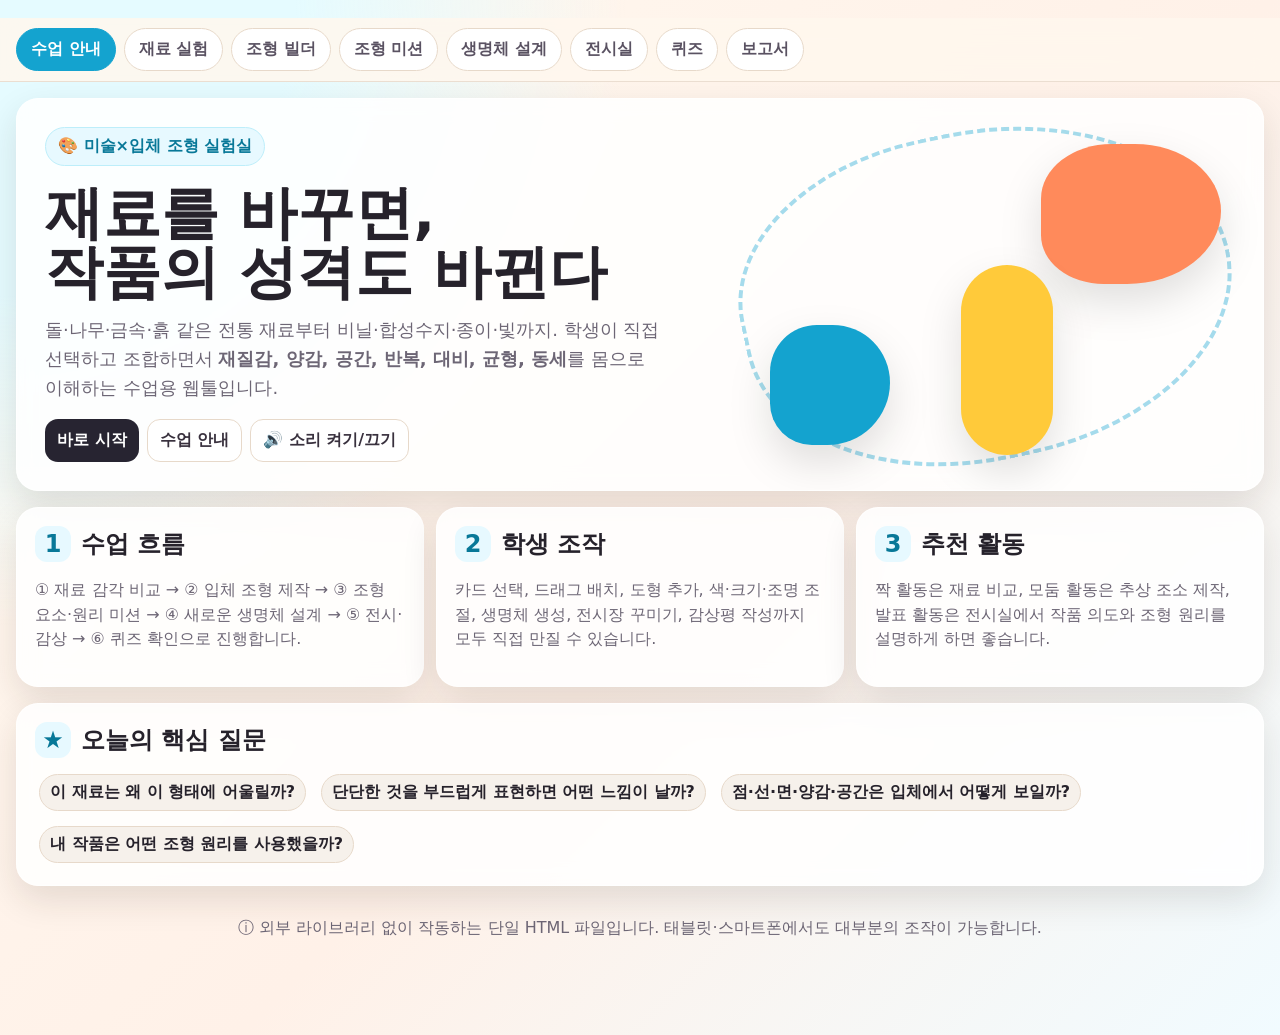
<file: 미술과 매체.html>
<!doctype html>
<html lang="ko">
<head>
<meta charset="utf-8" />
<meta name="viewport" content="width=device-width, initial-scale=1" />
<title>재료와 조형, 입체가 되다 - 인터랙티브 수업 웹툴</title>
<style>
  :root{
    --bg:#fff7ee; --panel:#ffffff; --ink:#26222b; --muted:#6d6675; --brand:#14a3cf; --brand2:#ff8a5b; --good:#2eb872; --warn:#ffca3a; --bad:#ef476f; --line:#e7d9ca;
    --shadow:0 14px 35px rgba(40,31,22,.12); --r:22px;
  }
  *{box-sizing:border-box} html,body{margin:0;font-family:system-ui,-apple-system,BlinkMacSystemFont,"Segoe UI",sans-serif;color:var(--ink);background:radial-gradient(circle at top left,#e5fbff 0 18%,transparent 38%),linear-gradient(135deg,#fff9f0,#fff1e8 55%,#f1fbff);}
  button,input,select,textarea{font:inherit} button{cursor:pointer;border:0}
  .wrap{max-width:1280px;margin:0 auto;padding:18px 16px 80px}.hero{display:grid;grid-template-columns:1.1fr .9fr;gap:18px;align-items:stretch;margin-top:8px}.card{background:rgba(255,255,255,.86);border:1px solid rgba(255,255,255,.7);border-radius:var(--r);box-shadow:var(--shadow);backdrop-filter:blur(10px)}
  .heroText{padding:28px}.badge{display:inline-flex;gap:8px;align-items:center;background:#e7f9ff;border:1px solid #bdeefa;color:#087898;border-radius:999px;padding:8px 12px;font-weight:800}.hero h1{font-size:clamp(30px,5vw,58px);line-height:1.02;margin:18px 0 14px}.hero p{font-size:18px;line-height:1.6;color:var(--muted);margin:0}.heroArt{min-height:280px;position:relative;overflow:hidden;padding:18px}.blob{position:absolute;border-radius:45% 55% 60% 40%;filter:drop-shadow(0 18px 20px rgba(0,0,0,.12));animation:float 6s ease-in-out infinite}.b1{width:180px;height:140px;background:#ff8a5b;right:42px;top:45px}.b2{width:120px;height:120px;background:#14a3cf;left:60px;bottom:45px;animation-delay:-1s}.b3{width:92px;height:190px;background:#ffca3a;right:210px;bottom:35px;border-radius:999px;animation-delay:-2s}.wire{position:absolute;inset:30px;border:4px dashed rgba(20,163,207,.38);border-radius:45% 55% 50% 50%;transform:rotate(-12deg)}@keyframes float{50%{transform:translateY(-14px) rotate(7deg)}}
  .topbar{position:sticky;top:0;z-index:20;background:rgba(255,247,238,.86);backdrop-filter:blur(12px);border-bottom:1px solid rgba(231,217,202,.8);padding:10px 0;margin:0 -16px 16px}.tabs{display:flex;gap:8px;overflow:auto;padding:0 16px}.tab{white-space:nowrap;border-radius:999px;padding:10px 14px;background:#fff;border:1px solid var(--line);font-weight:800;color:#5a5262}.tab.active{background:var(--brand);color:white;border-color:var(--brand)}
  section{display:none}.sectionActive{display:block}.grid2{display:grid;grid-template-columns:380px 1fr;gap:16px}.grid3{display:grid;grid-template-columns:repeat(3,1fr);gap:12px}.panel{padding:18px}.title{display:flex;align-items:center;gap:10px;margin:0 0 12px}.title span{display:grid;place-items:center;width:36px;height:36px;border-radius:12px;background:#e7f9ff;color:#087898;font-weight:900}.hint{color:var(--muted);line-height:1.55}.pill{display:inline-flex;align-items:center;gap:6px;padding:7px 10px;border-radius:999px;background:#f6f1eb;border:1px solid var(--line);font-weight:700;margin:4px}.materials{display:grid;grid-template-columns:repeat(2,1fr);gap:10px}.mat{background:#fff;border:2px solid #eadccd;border-radius:18px;padding:12px;text-align:left;transition:.2s;min-height:116px}.mat:hover,.mat.sel{transform:translateY(-3px);border-color:var(--brand);box-shadow:0 10px 20px rgba(20,163,207,.13)}.mat .emo{font-size:32px}.mat b{display:block;margin:4px 0}.bars{display:grid;gap:8px;margin-top:12px}.bar{display:grid;grid-template-columns:74px 1fr 34px;gap:8px;align-items:center;font-size:13px}.track{height:10px;background:#eee;border-radius:99px;overflow:hidden}.fill{height:100%;background:linear-gradient(90deg,var(--brand),var(--brand2));width:20%}.compare{display:grid;grid-template-columns:1fr 1fr;gap:12px;margin-top:12px}.compareBox{border:1px dashed #d9c8b8;border-radius:18px;padding:12px;background:#fffaf5}.dropzone{min-height:128px;border:2px dashed #c7eaf4;border-radius:18px;display:grid;place-items:center;text-align:center;padding:12px;background:#f7fdff}.canvasWrap{position:relative;min-height:520px;background:linear-gradient(#fdfdfd,#f0f5f8);border-radius:22px;overflow:hidden;border:1px solid #dfe8eb}.stage{position:absolute;inset:0}.ground{position:absolute;left:6%;right:6%;bottom:8%;height:16%;background:linear-gradient(#dde5e8,#c8d1d4);transform:skewX(-12deg);border-radius:50%;opacity:.8}.sculptPart{position:absolute;touch-action:none;user-select:none;display:grid;place-items:center;font-size:14px;color:#333;text-align:center;border:2px solid rgba(0,0,0,.15);box-shadow:0 12px 18px rgba(0,0,0,.16)}.sphere{border-radius:50%;background:radial-gradient(circle at 30% 25%,#fff,#ff8a5b 35%,#b94e35)}.cube{border-radius:12px;background:linear-gradient(135deg,#82e4ff,#14a3cf)}.plane{border-radius:8px;background:linear-gradient(45deg,#fff,#ffe2d2);clip-path:polygon(8% 0,100% 12%,88% 100%,0 80%)}.wirePart{height:10px!important;border-radius:999px;background:#2d2b31;border:0}.cylinder{border-radius:999px;background:linear-gradient(90deg,#e9e3dc,#b9a38a,#f7f2e9)}.projection{pointer-events:none;position:absolute;inset:0;background:radial-gradient(circle at var(--px,50%) var(--py,45%),rgba(255,202,58,.42),transparent 18%),linear-gradient(120deg,rgba(20,163,207,.22),rgba(255,138,91,.18),transparent);mix-blend-mode:multiply;opacity:0;transition:.25s;animation:hue 5s linear infinite}.projection.on{opacity:1}@keyframes hue{50%{filter:hue-rotate(90deg)}}.toolbar{display:flex;flex-wrap:wrap;gap:8px}.btn{border-radius:13px;background:#272431;color:white;padding:10px 12px;font-weight:800}.btn.alt{background:#fff;color:#39313e;border:1px solid var(--line)}.btn.good{background:var(--good)}.btn.warn{background:var(--brand2)}.control{margin:12px 0}.control label{display:flex;justify-content:space-between;font-weight:800;margin-bottom:6px}.control input[type=range]{width:100%}.mission{border-left:5px solid var(--brand);background:#f6fdff;border-radius:16px;padding:14px;margin:10px 0}.chips{display:flex;flex-wrap:wrap;gap:7px}.chip{border:1px solid var(--line);background:#fff;border-radius:999px;padding:8px 10px;font-weight:800}.chip.on{background:#222;color:#fff}.score{height:18px;background:#eee;border-radius:999px;overflow:hidden}.score div{height:100%;background:linear-gradient(90deg,var(--bad),var(--warn),var(--good));width:0%}.creatureBox{display:grid;grid-template-columns:1fr 1fr;gap:16px}.creatureView{min-height:430px;border-radius:22px;background:linear-gradient(#e9fbff,#fff);position:relative;overflow:hidden;border:1px solid #d5eef5}.creature{position:absolute;left:50%;top:50%;transform:translate(-50%,-50%);width:250px;height:250px}.tentacle{position:absolute;width:24px;height:130px;background:linear-gradient(#ff7c93,#ffca3a);border-radius:999px;transform-origin:50% 0;animation:wiggle 2.5s ease-in-out infinite}.body{position:absolute;left:70px;top:60px;width:120px;height:140px;border-radius:55% 45% 50% 50%;background:radial-gradient(circle at 35% 25%,#fff,#14a3cf 45%,#087898);box-shadow:inset -18px -14px 0 rgba(0,0,0,.08)}.eye{position:absolute;top:92px;width:22px;height:32px;border-radius:50%;background:#111}.eye:after{content:"";position:absolute;left:5px;top:5px;width:7px;height:7px;background:white;border-radius:50%}.ant{position:absolute;left:126px;top:42px;width:5px;height:55px;background:#333;border-radius:99px;transform-origin:bottom;animation:wiggle 1.8s ease-in-out infinite}.ant:after{content:"";position:absolute;top:-12px;left:-8px;width:20px;height:20px;background:#ffca3a;border-radius:50%}@keyframes wiggle{50%{transform:rotate(12deg)}}.report{background:#fff;border:1px solid var(--line);border-radius:18px;padding:14px;white-space:pre-wrap;line-height:1.55;min-height:210px}.gallery{min-height:480px;border-radius:22px;background:linear-gradient(180deg,#f8fbfc 0 68%,#d7c7ad 68%);position:relative;overflow:hidden;border:1px solid #ddd}.wallItem{position:absolute;background:#fff;border:1px solid #ddd;border-radius:12px;padding:8px;box-shadow:0 12px 22px rgba(0,0,0,.13);touch-action:none}.lightBeam{position:absolute;top:-20px;width:150px;height:360px;background:linear-gradient(rgba(255,231,145,.75),rgba(255,231,145,0));clip-path:polygon(45% 0,55% 0,100% 100%,0 100%);transform-origin:top center;pointer-events:none;mix-blend-mode:multiply}.quizCard{padding:14px;border-radius:18px;background:#fff;border:1px solid var(--line);margin:8px 0}.choice{display:block;width:100%;text-align:left;background:#fff7ef;border:1px solid #eadccd;border-radius:14px;margin:8px 0;padding:10px}.choice.ok{background:#e8fff2;border-color:#90dfb0}.choice.no{background:#fff0f3;border-color:#ffb1c3}.small{font-size:13px;color:var(--muted)}.footer{margin-top:16px;padding:16px;color:var(--muted);text-align:center}.toast{position:fixed;left:50%;bottom:22px;transform:translateX(-50%);background:#222;color:white;border-radius:999px;padding:12px 16px;z-index:50;box-shadow:var(--shadow);display:none}.toast.show{display:block}.kbd{font-family:ui-monospace,Consolas,monospace;background:#f0e9e2;padding:2px 6px;border-radius:6px}.inputrow{display:grid;grid-template-columns:1fr 1fr;gap:10px}textarea,input,select{border:1px solid #d8c8ba;border-radius:13px;padding:10px;background:#fff;width:100%}textarea{min-height:90px;resize:vertical}
  @media(max-width:900px){.hero,.grid2,.creatureBox{grid-template-columns:1fr}.canvasWrap{min-height:420px}.materials{grid-template-columns:1fr}.grid3{grid-template-columns:1fr}.wrap{padding-left:12px;padding-right:12px}.tabs{padding:0 12px}.heroText{padding:20px}}
</style>
</head>
<body>
<div class="wrap">
  <div class="topbar"><div class="tabs" id="tabs"></div></div>
  <header class="hero card">
    <div class="heroText">
      <span class="badge">🎨 미술×입체 조형 실험실</span>
      <h1>재료를 바꾸면,<br>작품의 성격도 바뀐다</h1>
      <p>돌·나무·금속·흙 같은 전통 재료부터 비닐·합성수지·종이·빛까지. 학생이 직접 선택하고 조합하면서 <b>재질감, 양감, 공간, 반복, 대비, 균형, 동세</b>를 몸으로 이해하는 수업용 웹툴입니다.</p>
      <div style="margin-top:16px" class="toolbar"><button class="btn" onclick="go('material')">바로 시작</button><button class="btn alt" onclick="go('guide')">수업 안내</button><button class="btn alt" onclick="toggleSound()">🔊 소리 켜기/끄기</button></div>
    </div>
    <div class="heroArt"><div class="wire"></div><div class="blob b1"></div><div class="blob b2"></div><div class="blob b3"></div></div>
  </header>

  <section id="guide" class="sectionActive">
    <div class="grid3" style="margin-top:16px">
      <div class="card panel"><h2 class="title"><span>1</span>수업 흐름</h2><p class="hint">① 재료 감각 비교 → ② 입체 조형 제작 → ③ 조형 요소·원리 미션 → ④ 새로운 생명체 설계 → ⑤ 전시·감상 → ⑥ 퀴즈 확인으로 진행합니다.</p></div>
      <div class="card panel"><h2 class="title"><span>2</span>학생 조작</h2><p class="hint">카드 선택, 드래그 배치, 도형 추가, 색·크기·조명 조절, 생명체 생성, 전시장 꾸미기, 감상평 작성까지 모두 직접 만질 수 있습니다.</p></div>
      <div class="card panel"><h2 class="title"><span>3</span>추천 활동</h2><p class="hint">짝 활동은 재료 비교, 모둠 활동은 추상 조소 제작, 발표 활동은 전시실에서 작품 의도와 조형 원리를 설명하게 하면 좋습니다.</p></div>
    </div>
    <div class="card panel" style="margin-top:16px"><h2 class="title"><span>★</span>오늘의 핵심 질문</h2><div class="chips"><span class="pill">이 재료는 왜 이 형태에 어울릴까?</span><span class="pill">단단한 것을 부드럽게 표현하면 어떤 느낌이 날까?</span><span class="pill">점·선·면·양감·공간은 입체에서 어떻게 보일까?</span><span class="pill">내 작품은 어떤 조형 원리를 사용했을까?</span></div></div>
  </section>

  <section id="material">
    <div class="grid2" style="margin-top:16px">
      <div class="card panel"><h2 class="title"><span>1</span>재료 감각 실험실</h2><p class="hint">재료 카드를 눌러 특징을 보고, 두 재료를 비교해 보세요. 소리를 켜면 재료별 효과음도 납니다.</p><div class="materials" id="materials"></div></div>
      <div class="card panel"><h2 class="title"><span>2</span>재료가 작품을 바꾸는 방식</h2><div id="matDetail" class="dropzone">왼쪽에서 재료를 선택해 보세요.</div><div class="compare"><div class="compareBox"><b>A 재료</b><div id="compA" class="hint">비어 있음</div></div><div class="compareBox"><b>B 재료</b><div id="compB" class="hint">비어 있음</div></div></div><div class="toolbar" style="margin-top:12px"><button class="btn alt" onclick="setCompare('A')">선택 재료를 A에 넣기</button><button class="btn alt" onclick="setCompare('B')">선택 재료를 B에 넣기</button><button class="btn" onclick="makeCompare()">비교 문장 만들기</button></div><div id="compareText" class="report" style="margin-top:12px;min-height:100px">비교 결과가 여기에 나타납니다.</div></div>
    </div>
  </section>

  <section id="builder">
    <div class="grid2" style="margin-top:16px">
      <div class="card panel"><h2 class="title"><span>3</span>입체 조형 빌더</h2><p class="hint">도형을 추가하고 드래그해서 조형물을 만들어 보세요. 선택한 조형 요소와 원리를 작품 설명에 연결합니다.</p><div class="toolbar"><button class="btn" onclick="addPart('sphere')">구/양감</button><button class="btn" onclick="addPart('cube')">덩어리</button><button class="btn" onclick="addPart('plane')">면재</button><button class="btn" onclick="addPart('wirePart')">선재</button><button class="btn" onclick="addPart('cylinder')">기둥</button><button class="btn warn" onclick="clearStage()">초기화</button></div><div class="control"><label>선택 크기 <span id="sizeVal">100</span></label><input type="range" min="40" max="220" value="100" oninput="resizeSelected(this.value)"></div><div class="control"><label>선택 회전 <span id="rotVal">0°</span></label><input type="range" min="0" max="360" value="0" oninput="rotateSelected(this.value)"></div><div class="control"><label>투사 빛 위치</label><input type="range" min="0" max="100" value="50" oninput="moveProjector(this.value)"></div><div class="toolbar"><button class="btn alt" onclick="toggleProjection()">프로젝션 매핑</button><button class="btn good" onclick="saveWork()">작품 저장</button><button class="btn alt" onclick="captureExplain()">작품 설명 생성</button></div><div id="builderExplain" class="report" style="margin-top:12px;min-height:120px">작품을 만든 뒤 설명을 생성해 보세요.</div></div>
      <div class="canvasWrap"><div class="ground"></div><div id="stage" class="stage"></div><div id="projection" class="projection"></div></div>
    </div>
  </section>

  <section id="principles">
    <div class="grid2" style="margin-top:16px">
      <div class="card panel"><h2 class="title"><span>4</span>조형 요소·원리 미션</h2><div class="mission"><b id="missionTitle">미션</b><p id="missionText" class="hint"></p></div><button class="btn" onclick="newMission()">새 미션 받기</button><h3>조형 요소</h3><div class="chips" id="elementChips"></div><h3>조형 원리</h3><div class="chips" id="principleChips"></div><div style="margin-top:14px"><b>미션 적합도</b><div class="score"><div id="scoreFill"></div></div><p id="scoreText" class="hint">선택하면 점수가 올라갑니다.</p></div></div>
      <div class="card panel"><h2 class="title"><span>✎</span>감상 훈련</h2><p class="hint">아래 문장을 완성하면 발표 문장으로 바로 사용할 수 있습니다.</p><textarea id="appreciation" placeholder="예: 이 작품은 선재를 반복하여 동세를 만들었고, 붉은색 구를 강조하여 시선이 앞으로 이동하게 한다."></textarea><div class="toolbar" style="margin-top:10px"><button class="btn" onclick="polishAppreciation()">발표 문장 다듬기</button><button class="btn alt" onclick="copyText('appOut')">복사</button></div><div id="appOut" class="report" style="margin-top:12px">다듬은 문장이 여기에 나옵니다.</div></div>
    </div>
  </section>

  <section id="creature">
    <div class="creatureBox" style="margin-top:16px">
      <div class="card panel"><h2 class="title"><span>5</span>새로운 생명체 설계소</h2><div class="inputrow"><div><label><b>사는 환경</b></label><select id="env"><option>바닷속 쓰레기 지대</option><option>무중력 우주 정거장</option><option>핵전쟁 이후의 지구</option><option>감정이 보이는 도시</option><option>빛이 사라진 동굴</option></select></div><div><label><b>주재료</b></label><select id="cMat"><option>철사+지점토</option><option>종이+우드록</option><option>비닐+실</option><option>금속 느낌 재료</option><option>빛+투명 필름</option></select></div></div><div class="control"><label>다리/촉수 수 <span id="legsVal">6</span></label><input id="legs" type="range" min="2" max="12" value="6" oninput="updateCreature()"></div><div class="control"><label>말랑함 <span id="softVal">60</span></label><input id="soft" type="range" min="0" max="100" value="60" oninput="updateCreature()"></div><div class="control"><label>안테나/감각 기관 <span id="senseVal">2</span></label><input id="sense" type="range" min="0" max="6" value="2" oninput="updateCreature()"></div><textarea id="feature" placeholder="특징을 적어 보세요. 예: 배의 주머니에 감정 보따리를 넣고 다닌다."></textarea><div class="toolbar" style="margin-top:10px"><button class="btn" onclick="generateCreaturePlan()">아이디어 계획서 생성</button><button class="btn good" onclick="saveCreature()">생명체 저장</button></div></div>
      <div><div class="creatureView card"><div id="creatureSvg" class="creature"></div></div><div id="creaturePlan" class="report" style="margin-top:12px">슬라이더를 움직여 생명체를 변형해 보세요.</div></div>
    </div>
  </section>

  <section id="gallerySec">
    <div class="grid2" style="margin-top:16px">
      <div class="card panel"><h2 class="title"><span>6</span>전시실·조명·퍼포먼스</h2><p class="hint">저장한 작품을 전시장에 배치하고, 조명 각도와 밝기를 조절해 보세요.</p><div class="toolbar"><button class="btn" onclick="placeWork()">저장 작품 배치</button><button class="btn alt" onclick="addVisitorNote()">관람객 반응</button><button class="btn alt" onclick="performancePrompt()">퍼포먼스 포즈</button><button class="btn warn" onclick="clearGallery()">전시장 비우기</button></div><div class="control"><label>조명 각도 <span id="lightAngleVal">0°</span></label><input type="range" min="-45" max="45" value="0" oninput="setLightAngle(this.value)"></div><div class="control"><label>조명 밝기 <span id="lightOpVal">70</span></label><input type="range" min="10" max="100" value="70" oninput="setLightOpacity(this.value)"></div><div id="galleryText" class="report" style="margin-top:12px;min-height:160px">전시 활동 기록이 여기에 쌓입니다.</div></div>
      <div class="gallery card" id="gallery"><div id="beam" class="lightBeam" style="left:45%;opacity:.7"></div></div>
    </div>
  </section>

  <section id="quiz">
    <div class="card panel" style="margin-top:16px"><h2 class="title"><span>7</span>배움 확인 게임</h2><p class="hint">재료의 특성과 조형 요소·원리를 확인합니다.</p><div id="quizBox"></div><div class="toolbar"><button class="btn" onclick="nextQuiz()">다음 문제</button><button class="btn alt" onclick="resetQuiz()">점수 초기화</button></div><p id="quizScore" class="hint"></p></div>
  </section>

  <section id="reportSec">
    <div class="card panel" style="margin-top:16px"><h2 class="title"><span>8</span>활동 보고서</h2><div class="inputrow"><input id="student" placeholder="이름/모둠명"><input id="topic" placeholder="작품 주제"></div><textarea id="learned" placeholder="오늘 배운 점"></textarea><textarea id="more" placeholder="더 알고 싶은 점"></textarea><div class="toolbar"><button class="btn" onclick="makeFinalReport()">보고서 생성</button><button class="btn alt" onclick="window.print()">인쇄/PDF 저장</button><button class="btn alt" onclick="copyText('finalReport')">복사</button></div><div id="finalReport" class="report" style="margin-top:12px;min-height:300px">보고서가 여기에 생성됩니다.</div></div>
  </section>
  <div class="footer">ⓘ 외부 라이브러리 없이 작동하는 단일 HTML 파일입니다. 태블릿·스마트폰에서도 대부분의 조작이 가능합니다.</div>
</div>
<div id="toast" class="toast"></div>
<script>
const tabs=[['guide','수업 안내'],['material','재료 실험'],['builder','조형 빌더'],['principles','조형 미션'],['creature','생명체 설계'],['gallerySec','전시실'],['quiz','퀴즈'],['reportSec','보고서']];
const mats=[
 {id:'stone',emo:'🪨',name:'돌·대리석',hard:95,flex:5,texture:70,weight:90,durable:95,desc:'단단하고 묵직하며 고유의 결과 질감이 살아납니다. 피부·천·그물처럼 섬세한 표현도 가능합니다.',sound:120},
 {id:'wood',emo:'🪵',name:'나무·합판',hard:70,flex:25,texture:85,weight:55,durable:65,desc:'결과 층이 보여 따뜻한 재질감을 만들기 좋습니다. 방부 처리 등 보존 방법도 생각해야 합니다.',sound:180},
 {id:'metal',emo:'⚙️',name:'금속',hard:88,flex:35,texture:45,weight:78,durable:92,desc:'절단·용접·접기·휘기 등으로 선재와 면재를 강하게 표현할 수 있습니다.',sound:500},
 {id:'clay',emo:'🏺',name:'흙·점토',hard:45,flex:80,texture:76,weight:60,durable:55,desc:'가소성이 좋아 자유롭게 변형됩니다. 구우면 내구성을 가진 테라코타·도자기가 됩니다.',sound:220},
 {id:'vinyl',emo:'🫧',name:'비닐·고무',hard:15,flex:95,texture:35,weight:20,durable:35,desc:'부드럽고 흐느적거리는 성격으로 원래 딱딱한 대상을 낯설게 만들 수 있습니다.',sound:320},
 {id:'resin',emo:'🧪',name:'합성수지·레진',hard:75,flex:45,texture:40,weight:38,durable:80,desc:'풍선처럼 말랑한 형태를 단단하게 바꾸거나 투명·반투명 효과를 낼 수 있습니다.',sound:650},
 {id:'paper',emo:'📄',name:'종이·우드록',hard:25,flex:60,texture:50,weight:10,durable:30,desc:'가볍고 자르기 쉬워 면재·구조 실험에 좋습니다. 빛과 결합하면 그림자 효과가 큽니다.',sound:270},
 {id:'light',emo:'💡',name:'빛·프로젝션',hard:0,flex:100,texture:10,weight:0,durable:20,desc:'빈 공간을 색과 영상으로 채워 입체 작품을 확장합니다. 설치와 감상 방식이 중요합니다.',sound:900}
];
const elements=['점','선','면','형','양감','질감','공간','색'];
const principles=['균형','반복','대칭','대비','강조','통일','변화','동세','율동','점이','조화','비례'];
const missions=[
 {t:'부드러운 것을 단단하게',txt:'말랑한 재료의 이미지를 단단한 구조로 바꿔 보세요.',need:['양감','질감','대비','변화']},
 {t:'움직임이 보이는 조각',txt:'정지된 입체에서 앞으로 나아가는 느낌을 만들어 보세요.',need:['선','공간','동세','율동','점이']},
 {t:'나를 상징하는 인체 조각',txt:'나의 가치관을 색, 자세, 빛으로 표현해 보세요.',need:['색','형','강조','비례','조화']},
 {t:'반복과 대칭의 식탁',txt:'같은 형태를 반복해 통일감과 낯선 분위기를 만들어 보세요.',need:['형','반복','대칭','통일']},
 {t:'빈 공간이 주인공',txt:'재료보다 공간이 먼저 보이게 설치 작품을 구성해 보세요.',need:['공간','점','균형','조화']}
];
let active='guide', selectedMat=null, comp={A:null,B:null}, selectedPart=null, soundOn=false, audioCtx=null, savedWorks=[], quizIndex=0, quizScore=0, currentMission=missions[0], selectedChips=new Set();
function init(){document.getElementById('tabs').innerHTML=tabs.map(([id,n])=>`<button class="tab ${id===active?'active':''}" onclick="go('${id}')">${n}</button>`).join('');renderMats();renderChips();newMission();updateCreature();nextQuiz(true);loadSaved();}
function go(id){active=id;document.querySelectorAll('section').forEach(s=>s.classList.remove('sectionActive'));document.getElementById(id).classList.add('sectionActive');document.querySelectorAll('.tab').forEach((b,i)=>b.classList.toggle('active',tabs[i][0]===id));}
function toast(t){const el=document.getElementById('toast');el.textContent=t;el.classList.add('show');setTimeout(()=>el.classList.remove('show'),1700)}
function toggleSound(){soundOn=!soundOn;toast(soundOn?'소리 켜짐':'소리 꺼짐')}
function beep(freq=440,type='sine',dur=.12){if(!soundOn)return; audioCtx=audioCtx||new (window.AudioContext||window.webkitAudioContext)(); const o=audioCtx.createOscillator(), g=audioCtx.createGain(); o.type=type;o.frequency.value=freq;g.gain.value=.05;o.connect(g);g.connect(audioCtx.destination);o.start();g.gain.exponentialRampToValueAtTime(.001,audioCtx.currentTime+dur);o.stop(audioCtx.currentTime+dur)}
function renderMats(){document.getElementById('materials').innerHTML=mats.map(m=>`<button class="mat ${selectedMat&&selectedMat.id===m.id?'sel':''}" onclick="selectMat('${m.id}')"><div class="emo">${m.emo}</div><b>${m.name}</b><span class="small">경도 ${m.hard} · 유연성 ${m.flex}</span></button>`).join('')}
function selectMat(id){selectedMat=mats.find(m=>m.id===id);beep(selectedMat.sound,'triangle');renderMats();let props=[['단단함',selectedMat.hard],['유연성',selectedMat.flex],['질감',selectedMat.texture],['무게감',selectedMat.weight],['보존성',selectedMat.durable]];document.getElementById('matDetail').innerHTML=`<div style="width:100%;text-align:left"><h3>${selectedMat.emo} ${selectedMat.name}</h3><p class="hint">${selectedMat.desc}</p><div class="bars">${props.map(([k,v])=>`<div class="bar"><b>${k}</b><div class="track"><div class="fill" style="width:${v}%"></div></div><span>${v}</span></div>`).join('')}</div><p class="small">생각 질문: 이 재료로 사람, 동물, 의자, 도시 중 무엇을 만들면 가장 재미있을까요?</p></div>`}
function setCompare(k){if(!selectedMat)return toast('먼저 재료를 선택해 주세요');comp[k]=selectedMat;document.getElementById('comp'+k).innerHTML=`${selectedMat.emo} <b>${selectedMat.name}</b><br>${selectedMat.desc}`;beep(440)}
function makeCompare(){if(!comp.A||!comp.B)return toast('A와 B 재료를 모두 넣어 주세요');const a=comp.A,b=comp.B;document.getElementById('compareText').textContent=`${a.name}은/는 ${b.name}보다 단단함이 ${a.hard-b.hard>0?'강하고':'약하고'} 무게감은 ${a.weight-b.weight>0?'크게':'작게'} 느껴진다. 반대로 ${b.name}은/는 유연성이 ${b.flex-a.flex>0?'더 커서 형태 변화나 낯선 감각 표현에 유리하다.':'상대적으로 낮아 안정된 구조 표현에 어울린다.'}\n\n작품 아이디어: 같은 대상이라도 ${a.name}으로 만들면 견고하고 오래 남는 느낌, ${b.name}으로 만들면 감각이 바뀌는 재미와 실험적인 느낌을 줄 수 있다.`;}
function addPart(cls){const st=document.getElementById('stage');const d=document.createElement('div');d.className='sculptPart '+cls;d.dataset.rot=0;d.dataset.size=100;d.style.left=(80+Math.random()*260)+'px';d.style.top=(70+Math.random()*220)+'px';d.style.width=cls==='wirePart'?'150px':'100px';d.style.height=cls==='wirePart'?'10px':'100px';d.textContent=cls==='wirePart'?'선재':'';d.addEventListener('pointerdown',dragStart);d.onclick=(e)=>{selectPart(d);e.stopPropagation()};st.appendChild(d);selectPart(d);beep(380)}
function selectPart(el){selectedPart=el;document.querySelectorAll('.sculptPart').forEach(x=>x.style.outline='');el.style.outline='4px solid rgba(20,163,207,.5)'}
function dragStart(e){selectPart(e.currentTarget);let el=e.currentTarget, sx=e.clientX, sy=e.clientY, ox=parseFloat(el.style.left), oy=parseFloat(el.style.top);el.setPointerCapture(e.pointerId);el.onpointermove=ev=>{el.style.left=ox+ev.clientX-sx+'px';el.style.top=oy+ev.clientY-sy+'px'};el.onpointerup=()=>{el.onpointermove=null;el.onpointerup=null}}
function resizeSelected(v){document.getElementById('sizeVal').textContent=v;if(!selectedPart)return;selectedPart.dataset.size=v;if(selectedPart.classList.contains('wirePart')){selectedPart.style.width=v*1.5+'px'}else{selectedPart.style.width=v+'px';selectedPart.style.height=v+'px'}}
function rotateSelected(v){document.getElementById('rotVal').textContent=v+'°';if(!selectedPart)return;selectedPart.dataset.rot=v;selectedPart.style.transform=`rotate(${v}deg)`}
function moveProjector(v){document.getElementById('projection').style.setProperty('--px',v+'%')}
function toggleProjection(){document.getElementById('projection').classList.toggle('on');beep(720)}
function clearStage(){document.getElementById('stage').innerHTML='';selectedPart=null}
function saveWork(){const cnt=document.querySelectorAll('.sculptPart').length;const work={type:'조형 빌더 작품',count:cnt,desc:document.getElementById('builderExplain').textContent||'입체 조형 작품'};savedWorks.push(work);localStorage.setItem('artWorks',JSON.stringify(savedWorks));toast('작품 저장 완료')}
function captureExplain(){const parts=[...document.querySelectorAll('.sculptPart')].map(x=>x.className).join(' ');let msg='이 작품은 ';msg+=parts.includes('wirePart')?'선재를 사용하여 공간의 흐름을 만들고, ':'';msg+=parts.includes('plane')?'면재를 겹쳐 방향감과 변화를 만들며, ':'';msg+=parts.includes('sphere')?'구 형태로 양감과 부드러운 덩어리감을 표현한다. ':'';msg+=parts.includes('cube')?'각진 덩어리로 안정감과 대비를 더한다. ':'';msg+='프로젝션 매핑을 켜면 빛이 빈 공간을 채우며 설치 작품처럼 확장된다.';document.getElementById('builderExplain').textContent=msg}
function renderChips(){document.getElementById('elementChips').innerHTML=elements.map(x=>`<button class="chip" onclick="toggleChip(this,'${x}')">${x}</button>`).join('');document.getElementById('principleChips').innerHTML=principles.map(x=>`<button class="chip" onclick="toggleChip(this,'${x}')">${x}</button>`).join('')}
function toggleChip(btn,x){btn.classList.toggle('on');selectedChips.has(x)?selectedChips.delete(x):selectedChips.add(x);calcScore();beep(260)}
function newMission(){currentMission=missions[Math.floor(Math.random()*missions.length)];document.getElementById('missionTitle').textContent=currentMission.t;document.getElementById('missionText').textContent=currentMission.txt;selectedChips.clear();document.querySelectorAll('.chip').forEach(c=>c.classList.remove('on'));calcScore()}
function calcScore(){let hit=currentMission.need.filter(x=>selectedChips.has(x)).length;let score=Math.round(hit/currentMission.need.length*100);document.getElementById('scoreFill').style.width=score+'%';document.getElementById('scoreText').textContent=`필요 키워드: ${currentMission.need.join(', ')} / 현재 ${score}점`}
function polishAppreciation(){const v=document.getElementById('appreciation').value.trim();document.getElementById('appOut').textContent=v?`발표 문장: ${v}\n\n따라서 이 작품은 재료의 물성과 조형 요소가 서로 연결되어 주제를 설득력 있게 보여 준다고 말할 수 있습니다.`:'먼저 감상 문장을 적어 주세요.'}
function updateCreature(){let legs=+document.getElementById('legs').value, soft=+document.getElementById('soft').value, sense=+document.getElementById('sense').value;document.getElementById('legsVal').textContent=legs;document.getElementById('softVal').textContent=soft;document.getElementById('senseVal').textContent=sense;let html='<div class="body" style="border-radius:'+ (40+soft/4)+'% '+(60-soft/5)+'% '+(45+soft/6)+'% 50%;filter:saturate('+(80+soft)+'%)"></div><div class="eye" style="left:100px"></div><div class="eye" style="left:145px"></div>';for(let i=0;i<legs;i++){let ang=-80+i*(160/(legs-1||1));html+=`<div class="tentacle" style="left:${115+i*4-legs*2}px;top:178px;transform:rotate(${ang}deg);animation-delay:${i*.12}s"></div>`}for(let i=0;i<sense;i++){html+=`<div class="ant" style="transform:rotate(${-45+i*(90/(sense-1||1))}deg);animation-delay:${i*.1}s"></div>`}document.getElementById('creatureSvg').innerHTML=html}
function generateCreaturePlan(){const env=document.getElementById('env').value, mat=document.getElementById('cMat').value, legs=document.getElementById('legs').value, soft=document.getElementById('soft').value, sense=document.getElementById('sense').value, f=document.getElementById('feature').value.trim()||'위험을 감지하면 몸의 형태와 색을 바꾸어 살아남는다.';document.getElementById('creaturePlan').textContent=`아이디어 계획서\n\n생명체 이름: ${env.split(' ')[0]} 탐험가\n사는 환경: ${env}\n주재료: ${mat}\n형태 특징: 다리/촉수 ${legs}개, 말랑함 ${soft}, 감각 기관 ${sense}개\n생존 방식: ${f}\n조형 설명: 유연한 곡선과 양감을 사용하여 생명체의 움직임을 표현하고, 반복되는 촉수로 율동과 동세를 만든다. 재료의 질감을 살려 낯설지만 살아 있는 듯한 입체감을 강조한다.`;}
function saveCreature(){generateCreaturePlan();savedWorks.push({type:'새로운 생명체',count:1,desc:document.getElementById('creaturePlan').textContent});localStorage.setItem('artWorks',JSON.stringify(savedWorks));toast('생명체 저장 완료')}
function loadSaved(){try{savedWorks=JSON.parse(localStorage.getItem('artWorks')||'[]')}catch(e){savedWorks=[]}}
function placeWork(){loadSaved();const g=document.getElementById('gallery');const w=savedWorks[savedWorks.length-1]||{type:'즉석 작품',desc:'재료와 조형 요소를 활용한 입체 작품'};const item=document.createElement('div');item.className='wallItem';item.style.left=(60+Math.random()*360)+'px';item.style.top=(80+Math.random()*240)+'px';item.innerHTML=`<b>${w.type}</b><br><span class="small">${(w.desc||'').slice(0,70)}...</span>`;item.addEventListener('pointerdown',dragStart);g.appendChild(item);document.getElementById('galleryText').textContent+='\n전시 배치: '+w.type+'을/를 관람 동선이 보이는 위치에 설치했다.'}
function setLightAngle(v){document.getElementById('lightAngleVal').textContent=v+'°';document.getElementById('beam').style.transform=`rotate(${v}deg)`}
function setLightOpacity(v){document.getElementById('lightOpVal').textContent=v;document.getElementById('beam').style.opacity=v/100}
function addVisitorNote(){const notes=['재료가 예상과 달라 보여서 더 오래 보게 된다.','빛이 들어오니 빈 공간까지 작품처럼 느껴진다.','반복된 형태가 리듬처럼 보여 움직이는 느낌이 난다.','색의 강조가 작품의 주제를 바로 보이게 한다.'];document.getElementById('galleryText').textContent+='\n관람객: '+notes[Math.floor(Math.random()*notes.length)]}
function performancePrompt(){const poses=['작품의 동세를 몸으로 따라 하기','작품 사이 빈 공간을 통과하는 장면 만들기','작품이 살아난 생명체라고 생각하고 대화하기','조명 방향에 맞춰 그림자 포즈 만들기'];document.getElementById('galleryText').textContent+='\n퍼포먼스 제안: '+poses[Math.floor(Math.random()*poses.length)]}
function clearGallery(){document.querySelectorAll('.wallItem').forEach(x=>x.remove());document.getElementById('galleryText').textContent='전시장을 비웠습니다.'}
const quiz=[
 {q:'부드러운 비닐로 딱딱한 변기를 표현하면 가장 강하게 생기는 효과는?',c:['재료의 감각 전환','무게감 증가','보존성 강화','대칭 구조'],a:0},
 {q:'흙·점토의 장점으로 가장 알맞은 것은?',c:['가소성이 좋아 자유롭게 변형된다','빛을 직접 투사한다','항상 투명하다','절단과 용접만 가능하다'],a:0},
 {q:'같은 형태가 여러 번 나타나는 조형 원리는?',c:['반복','대비','비례','강조'],a:0},
 {q:'작품의 덩어리감이나 무게감을 뜻하는 말은?',c:['양감','점이','동세','공간'],a:0},
 {q:'프로젝션 매핑은 입체 작품에 무엇을 더해 확장하는가?',c:['빛과 영상','대리석 결','흙의 가소성','커터 칼'],a:0}
];
function nextQuiz(init=false){if(!init)quizIndex=(quizIndex+1)%quiz.length;const q=quiz[quizIndex];document.getElementById('quizBox').innerHTML=`<div class="quizCard"><b>Q. ${q.q}</b>${q.c.map((x,i)=>`<button class="choice" onclick="answerQuiz(this,${i})">${i+1}. ${x}</button>`).join('')}</div>`;document.getElementById('quizScore').textContent=`점수: ${quizScore}점`}
function answerQuiz(btn,i){const q=quiz[quizIndex];document.querySelectorAll('.choice').forEach((b,idx)=>b.classList.add(idx===q.a?'ok':'no'));if(i===q.a){quizScore+=20;beep(660);toast('정답!')}else{beep(140);toast('다시 생각해 보기')}document.getElementById('quizScore').textContent=`점수: ${quizScore}점`}
function resetQuiz(){quizScore=0;nextQuiz(true)}
function makeFinalReport(){const name=document.getElementById('student').value||'이름 없음',topic=document.getElementById('topic').value||'입체 조형 작품',learned=document.getElementById('learned').value||'재료의 특성과 조형 요소·원리가 작품의 느낌을 바꾼다는 점을 배웠다.',more=document.getElementById('more').value||'빛, 영상, 설치 공간을 활용한 입체 표현을 더 알고 싶다.';document.getElementById('finalReport').textContent=`활동 보고서\n\n이름/모둠: ${name}\n작품 주제: ${topic}\n\n1. 사용한 재료와 의도\n내 작품은 재료의 질감, 단단함, 유연성을 고려하여 주제를 표현했다.\n\n2. 사용한 조형 요소와 원리\n점·선·면·양감·공간·색 중 필요한 요소를 선택하고, 반복·대비·강조·균형·동세 등의 원리를 활용했다.\n\n3. 전시와 감상\n조명과 배치에 따라 작품의 분위기와 관람자의 시선이 달라짐을 확인했다.\n\n4. 배운 점\n${learned}\n\n5. 더 알고 싶은 점\n${more}`}
function copyText(id){const t=document.getElementById(id).innerText||document.getElementById(id).value;navigator.clipboard?.writeText(t);toast('복사했어요')}
init();
</script>
</body>
</html>
</file>
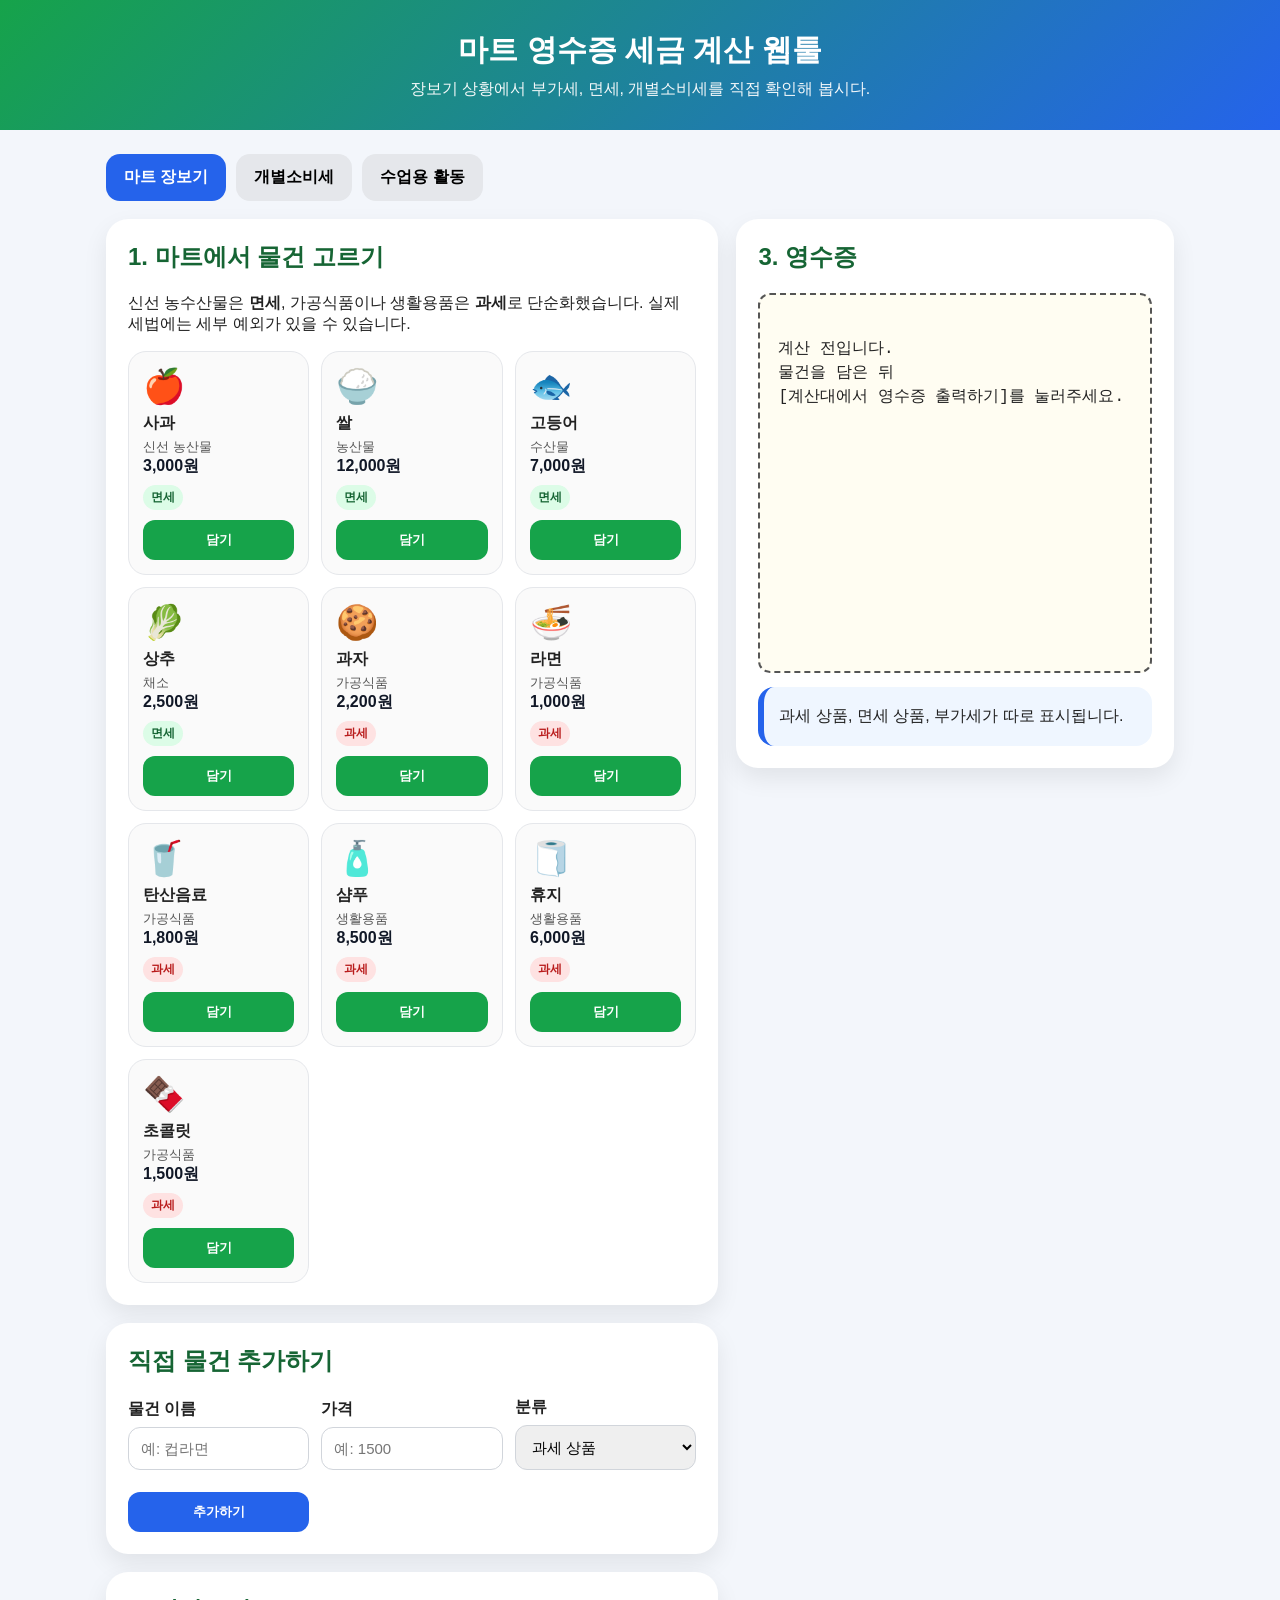
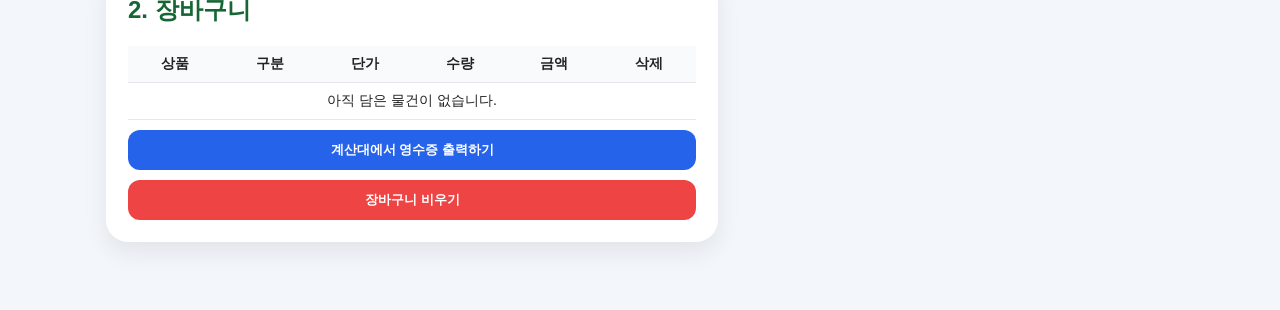
<file: 세금계산.html>
<!DOCTYPE html>
<html lang="ko">
<head>
  <meta charset="UTF-8" />
  <meta name="viewport" content="width=device-width, initial-scale=1.0" />
  <title>마트 영수증 세금 계산 웹툴</title>
  <style>
    * {
      box-sizing: border-box;
    }

    body {
      margin: 0;
      font-family: "Pretendard", "Noto Sans KR", Arial, sans-serif;
      background: #f3f6fb;
      color: #222;
    }

    header {
      background: linear-gradient(135deg, #16a34a, #2563eb);
      color: white;
      padding: 30px 18px;
      text-align: center;
    }

    header h1 {
      margin: 0 0 8px;
      font-size: 30px;
    }

    header p {
      margin: 0;
      opacity: 0.95;
    }

    main {
      max-width: 1100px;
      margin: 24px auto 50px;
      padding: 0 16px;
    }

    .tabs {
      display: flex;
      gap: 10px;
      flex-wrap: wrap;
      margin-bottom: 18px;
    }

    .tab-btn {
      border: none;
      background: #e5e7eb;
      padding: 13px 18px;
      border-radius: 14px;
      font-size: 16px;
      font-weight: 800;
      cursor: pointer;
    }

    .tab-btn.active {
      background: #2563eb;
      color: white;
    }

    .tab-content {
      display: none;
    }

    .tab-content.active {
      display: block;
    }

    .layout {
      display: grid;
      grid-template-columns: 1.4fr 1fr;
      gap: 18px;
    }

    @media (max-width: 850px) {
      .layout {
        grid-template-columns: 1fr;
      }
    }

    .card {
      background: white;
      border-radius: 22px;
      padding: 22px;
      box-shadow: 0 10px 24px rgba(0,0,0,0.08);
      margin-bottom: 18px;
    }

    h2, h3 {
      margin-top: 0;
    }

    h2 {
      color: #166534;
    }

    .product-grid {
      display: grid;
      grid-template-columns: repeat(auto-fit, minmax(160px, 1fr));
      gap: 12px;
    }

    .product {
      border: 1px solid #e5e7eb;
      border-radius: 18px;
      padding: 14px;
      background: #fafafa;
    }

    .product .emoji {
      font-size: 34px;
    }

    .product-name {
      font-weight: 900;
      margin: 7px 0 4px;
    }

    .product-price {
      color: #111827;
      font-weight: 800;
    }

    .badge {
      display: inline-block;
      padding: 4px 8px;
      border-radius: 999px;
      font-size: 12px;
      font-weight: 800;
      margin-top: 8px;
    }

    .taxable {
      background: #fee2e2;
      color: #b91c1c;
    }

    .taxfree {
      background: #dcfce7;
      color: #166534;
    }

    .luxury {
      background: #ede9fe;
      color: #6d28d9;
    }

    button {
      cursor: pointer;
    }

    .add-btn, .main-btn {
      width: 100%;
      border: none;
      border-radius: 12px;
      padding: 11px;
      font-weight: 900;
      margin-top: 10px;
      background: #16a34a;
      color: white;
    }

    .add-btn:hover, .main-btn:hover {
      filter: brightness(0.95);
    }

    .danger-btn {
      background: #ef4444;
    }

    .blue-btn {
      background: #2563eb;
    }

    .gray-btn {
      background: #6b7280;
    }

    table {
      width: 100%;
      border-collapse: collapse;
      margin-top: 12px;
    }

    th, td {
      border-bottom: 1px solid #e5e7eb;
      padding: 9px;
      text-align: center;
      font-size: 14px;
    }

    th {
      background: #f9fafb;
    }

    input, select {
      width: 100%;
      padding: 12px;
      border: 1px solid #d1d5db;
      border-radius: 12px;
      font-size: 15px;
    }

    label {
      display: block;
      font-weight: 900;
      margin-bottom: 7px;
    }

    .input-grid {
      display: grid;
      grid-template-columns: repeat(auto-fit, minmax(150px, 1fr));
      gap: 12px;
      align-items: end;
    }

    .receipt {
      background: #fffdf2;
      border: 2px dashed #555;
      border-radius: 12px;
      padding: 18px;
      font-family: "Courier New", monospace;
      white-space: pre-wrap;
      line-height: 1.5;
      min-height: 380px;
    }

    .summary {
      background: #eff6ff;
      border-left: 6px solid #2563eb;
      border-radius: 16px;
      padding: 15px;
      line-height: 1.8;
      margin-top: 14px;
    }

    .lesson-box {
      background: #fff7ed;
      border-left: 6px solid #f97316;
      border-radius: 16px;
      padding: 16px;
      line-height: 1.8;
      margin-bottom: 14px;
    }

    .formula-box {
      background: #f9fafb;
      border: 1px dashed #cbd5e1;
      border-radius: 16px;
      padding: 16px;
      line-height: 1.8;
      margin-top: 14px;
    }

    .highlight {
      color: #dc2626;
      font-weight: 900;
    }

    .small {
      font-size: 13px;
      color: #555;
    }

    .counter {
      display: flex;
      justify-content: center;
      gap: 6px;
      align-items: center;
    }

    .counter button {
      border: none;
      background: #e5e7eb;
      border-radius: 8px;
      width: 28px;
      height: 28px;
      font-weight: 900;
    }

    .quiz-choice {
      display: block;
      width: 100%;
      margin-top: 8px;
      padding: 12px;
      border: 1px solid #d1d5db;
      background: white;
      border-radius: 12px;
      font-weight: 800;
      text-align: left;
    }

    .quiz-choice:hover {
      background: #f3f4f6;
    }
  </style>
</head>
<body>
<header>
  <h1>마트 영수증 세금 계산 웹툴</h1>
  <p>장보기 상황에서 부가세, 면세, 개별소비세를 직접 확인해 봅시다.</p>
</header>

<main>
  <div class="tabs">
    <button class="tab-btn active" onclick="showTab(event, 'market')">마트 장보기</button>
    <button class="tab-btn" onclick="showTab(event, 'special')">개별소비세</button>
    <button class="tab-btn" onclick="showTab(event, 'lesson')">수업용 활동</button>
  </div>

  <!-- 마트 장보기 탭 -->
  <section id="market" class="tab-content active">
    <div class="layout">
      <div>
        <div class="card">
          <h2>1. 마트에서 물건 고르기</h2>
          <p>
            신선 농수산물은 <b>면세</b>, 가공식품이나 생활용품은 <b>과세</b>로 단순화했습니다.
            실제 세법에는 세부 예외가 있을 수 있습니다.
          </p>

          <div class="product-grid" id="productGrid"></div>
        </div>

        <div class="card">
          <h2>직접 물건 추가하기</h2>
          <div class="input-grid">
            <div>
              <label>물건 이름</label>
              <input id="customName" placeholder="예: 컵라면" />
            </div>
            <div>
              <label>가격</label>
              <input id="customPrice" type="number" placeholder="예: 1500" />
            </div>
            <div>
              <label>분류</label>
              <select id="customTaxType">
                <option value="taxable">과세 상품</option>
                <option value="taxfree">면세 상품</option>
              </select>
            </div>
            <div>
              <button class="main-btn blue-btn" onclick="addCustomProduct()">추가하기</button>
            </div>
          </div>
        </div>

        <div class="card">
          <h2>2. 장바구니</h2>
          <table>
            <thead>
              <tr>
                <th>상품</th>
                <th>구분</th>
                <th>단가</th>
                <th>수량</th>
                <th>금액</th>
                <th>삭제</th>
              </tr>
            </thead>
            <tbody id="cartBody">
              <tr>
                <td colspan="6">아직 담은 물건이 없습니다.</td>
              </tr>
            </tbody>
          </table>

          <button class="main-btn blue-btn" onclick="printReceipt()">계산대에서 영수증 출력하기</button>
          <button class="main-btn danger-btn" onclick="clearCart()">장바구니 비우기</button>
        </div>
      </div>

      <div>
        <div class="card">
          <h2>3. 영수증</h2>
          <div id="receipt" class="receipt">
계산 전입니다.
물건을 담은 뒤
[계산대에서 영수증 출력하기]를 눌러주세요.
          </div>

          <div id="summary" class="summary">
            과세 상품, 면세 상품, 부가세가 따로 표시됩니다.
          </div>
        </div>
      </div>
    </div>
  </section>

  <!-- 개별소비세 탭 -->
  <section id="special" class="tab-content">
    <div class="card">
      <h2>개별소비세 계산기</h2>
      <p>
        개별소비세는 특정 물품이나 서비스에 추가로 붙는 세금입니다.
        수업에서는 “특별한 소비에 붙는 세금” 정도로 이해하면 좋습니다.
      </p>

      <div class="input-grid">
        <div>
          <label>물품 이름</label>
          <input id="luxuryName" placeholder="예: 고급 가방" value="고급 가방" />
        </div>
        <div>
          <label>기본 가격</label>
          <input id="luxuryPrice" type="number" value="1000000" />
        </div>
        <div>
          <label>개별소비세율</label>
          <input id="luxuryRate" type="number" value="5" />
        </div>
        <div>
          <button class="main-btn blue-btn" onclick="calculateLuxuryTax()">계산하기</button>
        </div>
      </div>

      <div id="luxuryResult" class="summary">
        기본 가격과 세율을 입력한 뒤 계산해 보세요.
      </div>

      <div class="formula-box">
        <b>공식</b><br>
        개별소비세 = 기본 가격 × 세율<br>
        최종 금액 = 기본 가격 + 개별소비세
      </div>
    </div>
  </section>

  <!-- 수업용 활동 탭 -->
  <section id="lesson" class="tab-content">
    <div class="card">
      <h2>수업용 활동 아이디어</h2>

      <div class="lesson-box">
        <b>활동 1. 과세 상품과 면세 상품 분류하기</b><br>
        학생들에게 상품 카드를 주고, 과세/면세로 나누게 합니다.<br>
        예: 사과, 생선, 과자, 샴푸, 라면, 쌀, 휴지
      </div>

      <div class="lesson-box">
        <b>활동 2. 같은 10,000원이라도 세금이 다를까?</b><br>
        10,000원짜리 사과와 10,000원짜리 과자를 비교합니다.<br>
        사과는 면세, 과자는 과세로 놓고 영수증 차이를 확인합니다.
      </div>

      <div class="lesson-box">
        <b>활동 3. 부가세 포함 가격 역산하기</b><br>
        합계금액이 11,000원인 과세 상품의 공급가액과 부가세를 구해 봅니다.<br>
        공급가액 = 11,000 ÷ 1.1 = 10,000원
      </div>

      <div class="lesson-box">
        <b>활동 4. 일차함수와 연결하기</b><br>
        과세 상품의 공급가액을 x, 소비자가 내는 금액을 y라고 하면<br>
        <span class="highlight">y = 1.1x</span> 로 나타낼 수 있습니다.
      </div>

      <div class="lesson-box">
        <b>활동 5. 영수증 속 숨은 수학 찾기</b><br>
        학생들이 직접 장바구니를 만들고, 과세 금액·면세 금액·부가세·총액을 설명하게 합니다.
      </div>

      <div class="card">
        <h3>간단 퀴즈</h3>
        <p><b>문제.</b> 다음 중 수업용 단순화 기준에서 면세 상품으로 보는 것은?</p>
        <button class="quiz-choice" onclick="checkQuiz(false)">A. 과자</button>
        <button class="quiz-choice" onclick="checkQuiz(true)">B. 사과</button>
        <button class="quiz-choice" onclick="checkQuiz(false)">C. 샴푸</button>
        <button class="quiz-choice" onclick="checkQuiz(false)">D. 탄산음료</button>
        <div id="quizResult" class="summary">답을 골라보세요.</div>
      </div>
    </div>
  </section>
</main>

<script>
  const VAT_RATE = 0.1;

  const products = [
    { id: 1, name: "사과", emoji: "🍎", price: 3000, taxType: "taxfree", category: "신선 농산물" },
    { id: 2, name: "쌀", emoji: "🍚", price: 12000, taxType: "taxfree", category: "농산물" },
    { id: 3, name: "고등어", emoji: "🐟", price: 7000, taxType: "taxfree", category: "수산물" },
    { id: 4, name: "상추", emoji: "🥬", price: 2500, taxType: "taxfree", category: "채소" },
    { id: 5, name: "과자", emoji: "🍪", price: 2200, taxType: "taxable", category: "가공식품" },
    { id: 6, name: "라면", emoji: "🍜", price: 1000, taxType: "taxable", category: "가공식품" },
    { id: 7, name: "탄산음료", emoji: "🥤", price: 1800, taxType: "taxable", category: "가공식품" },
    { id: 8, name: "샴푸", emoji: "🧴", price: 8500, taxType: "taxable", category: "생활용품" },
    { id: 9, name: "휴지", emoji: "🧻", price: 6000, taxType: "taxable", category: "생활용품" },
    { id: 10, name: "초콜릿", emoji: "🍫", price: 1500, taxType: "taxable", category: "가공식품" }
  ];

  let cart = [];

  function showTab(event, tabId) {
    const tabs = document.querySelectorAll(".tab-content");
    const buttons = document.querySelectorAll(".tab-btn");

    tabs.forEach(tab => tab.classList.remove("active"));
    buttons.forEach(btn => btn.classList.remove("active"));

    document.getElementById(tabId).classList.add("active");
    event.target.classList.add("active");
  }

  function formatWon(value) {
    return Math.round(value).toLocaleString("ko-KR") + "원";
  }

  function renderProducts() {
    const grid = document.getElementById("productGrid");
    grid.innerHTML = "";

    products.forEach(product => {
      const badgeClass = product.taxType === "taxfree" ? "taxfree" : "taxable";
      const badgeText = product.taxType === "taxfree" ? "면세" : "과세";

      const div = document.createElement("div");
      div.className = "product";
      div.innerHTML = `
        <div class="emoji">${product.emoji}</div>
        <div class="product-name">${product.name}</div>
        <div class="small">${product.category}</div>
        <div class="product-price">${formatWon(product.price)}</div>
        <span class="badge ${badgeClass}">${badgeText}</span>
        <button class="add-btn" onclick="addToCart(${product.id})">담기</button>
      `;
      grid.appendChild(div);
    });
  }

  function addToCart(productId) {
    const product = products.find(p => p.id === productId);
    const existing = cart.find(item => item.id === productId);

    if (existing) {
      existing.qty += 1;
    } else {
      cart.push({ ...product, qty: 1 });
    }

    renderCart();
  }

  function addCustomProduct() {
    const name = document.getElementById("customName").value.trim();
    const price = Number(document.getElementById("customPrice").value);
    const taxType = document.getElementById("customTaxType").value;

    if (!name) {
      alert("물건 이름을 입력해주세요.");
      return;
    }

    if (!price || price <= 0) {
      alert("가격은 0보다 큰 수로 입력해주세요.");
      return;
    }

    const newProduct = {
      id: Date.now(),
      name,
      emoji: "🛒",
      price,
      taxType,
      category: taxType === "taxfree" ? "직접 추가 면세 상품" : "직접 추가 과세 상품"
    };

    products.push(newProduct);
    renderProducts();

    document.getElementById("customName").value = "";
    document.getElementById("customPrice").value = "";
  }

  function renderCart() {
    const tbody = document.getElementById("cartBody");

    if (cart.length === 0) {
      tbody.innerHTML = `<tr><td colspan="6">아직 담은 물건이 없습니다.</td></tr>`;
      return;
    }

    tbody.innerHTML = "";

    cart.forEach(item => {
      const badgeText = item.taxType === "taxfree" ? "면세" : "과세";
      const row = document.createElement("tr");

      row.innerHTML = `
        <td>${item.emoji} ${item.name}</td>
        <td>${badgeText}</td>
        <td>${formatWon(item.price)}</td>
        <td>
          <div class="counter">
            <button onclick="changeQty(${item.id}, -1)">-</button>
            <b>${item.qty}</b>
            <button onclick="changeQty(${item.id}, 1)">+</button>
          </div>
        </td>
        <td>${formatWon(item.price * item.qty)}</td>
        <td><button onclick="removeItem(${item.id})">삭제</button></td>
      `;

      tbody.appendChild(row);
    });
  }

  function changeQty(id, delta) {
    const item = cart.find(i => i.id === id);
    if (!item) return;

    item.qty += delta;

    if (item.qty <= 0) {
      cart = cart.filter(i => i.id !== id);
    }

    renderCart();
  }

  function removeItem(id) {
    cart = cart.filter(item => item.id !== id);
    renderCart();
  }

  function clearCart() {
    cart = [];
    renderCart();
    document.getElementById("receipt").textContent =
`계산 전입니다.
물건을 담은 뒤
[계산대에서 영수증 출력하기]를 눌러주세요.`;

    document.getElementById("summary").innerHTML =
      "과세 상품, 면세 상품, 부가세가 따로 표시됩니다.";
  }

  function printReceipt() {
    if (cart.length === 0) {
      alert("장바구니에 물건을 먼저 담아주세요.");
      return;
    }

    let taxableTotal = 0;
    let taxfreeTotal = 0;
    let itemLines = "";

    cart.forEach(item => {
      const lineTotal = item.price * item.qty;

      if (item.taxType === "taxable") {
        taxableTotal += lineTotal;
      } else {
        taxfreeTotal += lineTotal;
      }

      const mark = item.taxType === "taxable" ? "과세" : "면세";
      itemLines += `${item.name.padEnd(8, " ")} ${mark}  ${item.qty}개  ${formatWon(lineTotal)}\n`;
    });

    const vat = taxableTotal * VAT_RATE;
    const total = taxableTotal + taxfreeTotal + vat;

    const now = new Date();
    const dateText = now.toLocaleString("ko-KR");

    const receiptText =
`================================
        수업마트 영수증
================================
${dateText}

상품명       구분  수량  금액
--------------------------------
${itemLines}
--------------------------------
과세 상품 합계     ${formatWon(taxableTotal)}
면세 상품 합계     ${formatWon(taxfreeTotal)}
부가세 10%         ${formatWon(vat)}
--------------------------------
최종 결제 금액     ${formatWon(total)}
================================
※ 면세 상품에는 부가세가 붙지 않습니다.
※ 과세 상품에만 10% 부가세를 계산했습니다.
`;

    document.getElementById("receipt").textContent = receiptText;

    document.getElementById("summary").innerHTML = `
      <b>계산 요약</b><br>
      과세 상품 합계: ${formatWon(taxableTotal)}<br>
      면세 상품 합계: ${formatWon(taxfreeTotal)}<br>
      부가세: ${formatWon(vat)}<br>
      최종 결제 금액: <span class="highlight">${formatWon(total)}</span><br><br>
      계산식: 과세 상품 합계 × 10% = 부가세<br>
      ${formatWon(taxableTotal)} × 10% = ${formatWon(vat)}
    `;
  }

  function calculateLuxuryTax() {
    const name = document.getElementById("luxuryName").value.trim() || "물품";
    const price = Number(document.getElementById("luxuryPrice").value);
    const rate = Number(document.getElementById("luxuryRate").value);
    const result = document.getElementById("luxuryResult");

    if (!price || price <= 0) {
      result.innerHTML = "기본 가격은 0보다 큰 수로 입력해주세요.";
      return;
    }

    if (rate < 0) {
      result.innerHTML = "세율은 0 이상으로 입력해주세요.";
      return;
    }

    const tax = price * rate / 100;
    const total = price + tax;

    result.innerHTML = `
      <b>${name} 계산 결과</b><br>
      기본 가격: ${formatWon(price)}<br>
      개별소비세율: ${rate}%<br>
      개별소비세: <span class="highlight">${formatWon(tax)}</span><br>
      최종 금액: ${formatWon(total)}<br><br>
      계산식: ${formatWon(price)} × ${rate}% = ${formatWon(tax)}
    `;
  }

  function checkQuiz(isCorrect) {
    const result = document.getElementById("quizResult");

    if (isCorrect) {
      result.innerHTML = "정답입니다. 사과 같은 신선 농산물은 수업용 기준에서 면세 상품으로 볼 수 있습니다.";
    } else {
      result.innerHTML = "아쉬워요. 과자, 샴푸, 탄산음료는 수업용 기준에서 과세 상품으로 분류했습니다.";
    }
  }

  renderProducts();
  renderCart();
</script>
</body>
</html>
</file>
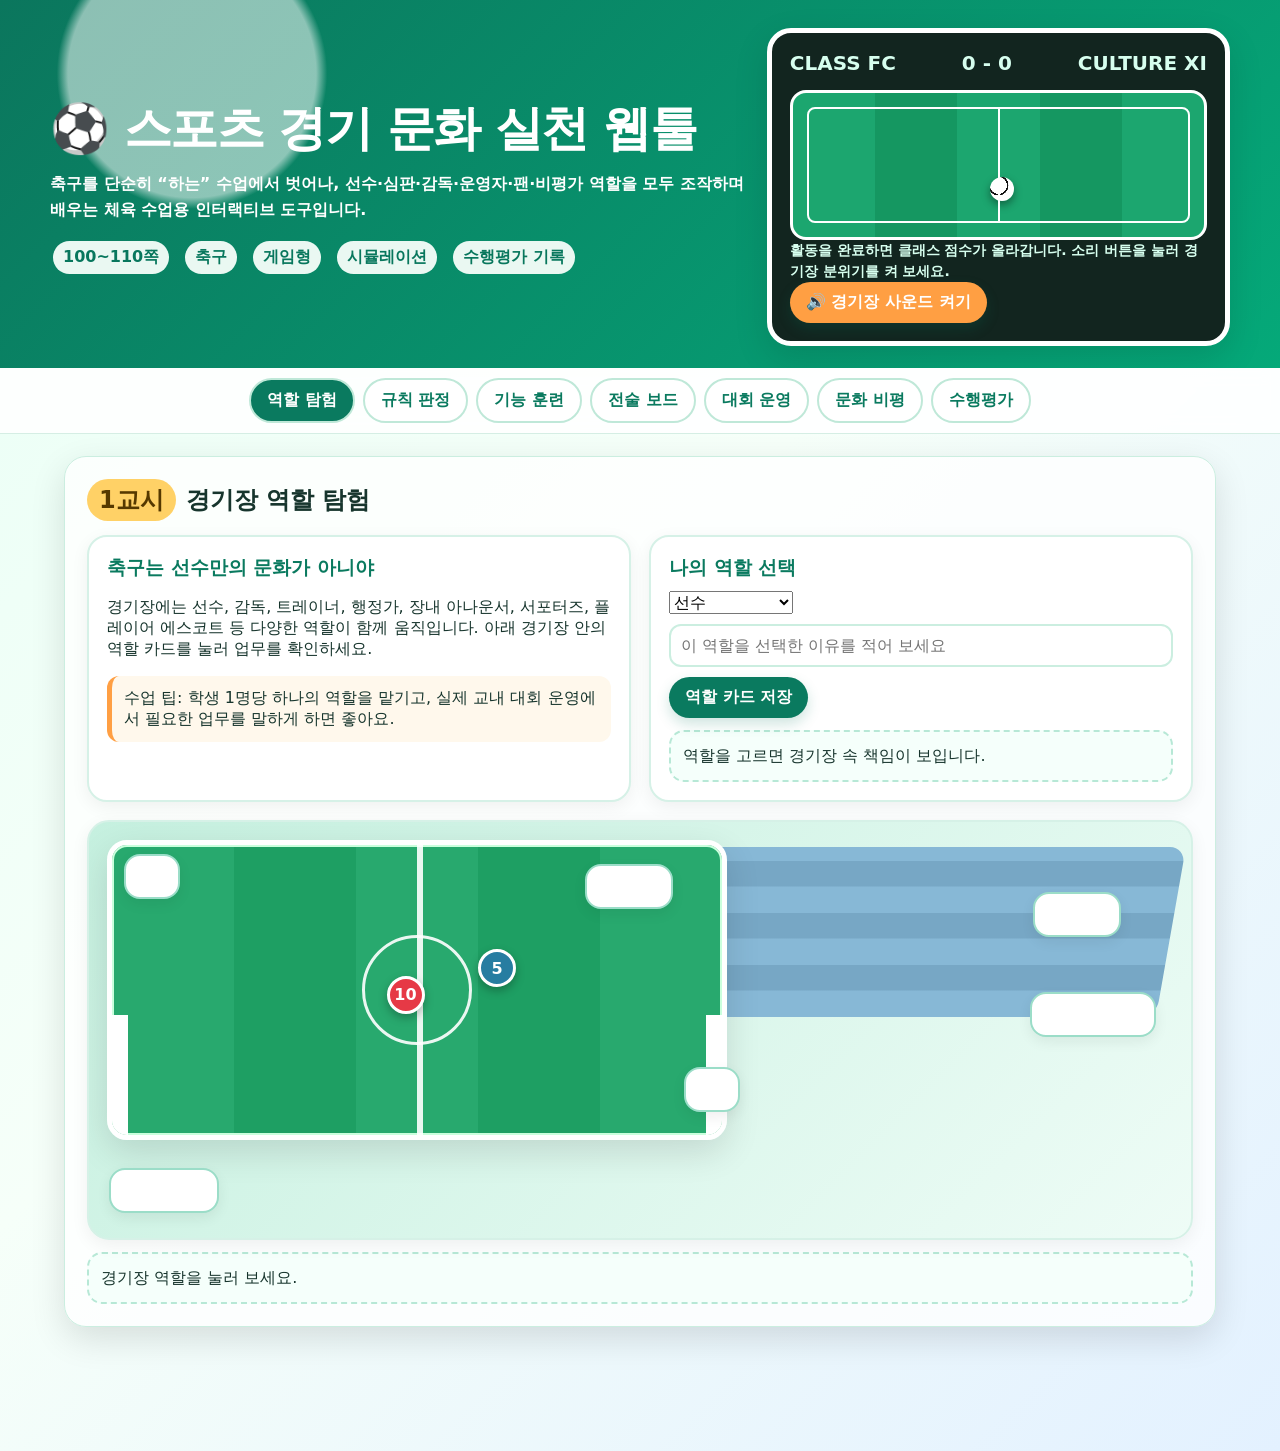
<file: 스포츠문화_축구.html>
<!DOCTYPE html>
<html lang="ko">
<head>
  <meta charset="UTF-8" />
  <meta name="viewport" content="width=device-width, initial-scale=1.0" />
  <title>스포츠 문화 축구 경기 문화 웹툴</title>
  <style>
    :root{
      --green:#0a7a5f;--mint:#dff5eb;--mint2:#b8ead7;--dark:#17352d;--line:#8ed5bd;
      --orange:#ff9f43;--red:#ef476f;--blue:#3a86ff;--yellow:#ffd166;--white:#fff;
      --shadow:0 12px 35px rgba(0,0,0,.12);--radius:22px;
    }
    *{box-sizing:border-box} body{margin:0;font-family:system-ui,-apple-system,BlinkMacSystemFont,"Segoe UI",sans-serif;background:linear-gradient(135deg,#e8fff5,#f6fff9 45%,#e3f1ff);color:var(--dark);}
    button,input,select,textarea{font:inherit} button{cursor:pointer;border:0;border-radius:999px;padding:10px 16px;font-weight:800;background:var(--green);color:white;box-shadow:0 6px 14px rgba(10,122,95,.2);transition:.18s} button:hover{transform:translateY(-1px)} button.secondary{background:white;color:var(--green);border:2px solid var(--line);box-shadow:none} button.warn{background:var(--orange)} button.red{background:var(--red)} button.blue{background:var(--blue)}
    header{position:relative;overflow:hidden;padding:28px 18px 22px;background:radial-gradient(circle at 15% 20%,#ffffff88 0 11%,transparent 12%),linear-gradient(135deg,#0b765d,#05a979);color:#fff} header h1{font-size:clamp(26px,5vw,48px);margin:0 0 10px;letter-spacing:-1.5px} header p{margin:0;max-width:900px;line-height:1.6;font-weight:650}.hero{max-width:1180px;margin:0 auto;display:grid;grid-template-columns:1.2fr .8fr;gap:22px;align-items:center}.scoreboard{background:#12251f;border:5px solid #fff;border-radius:24px;padding:18px;box-shadow:var(--shadow)}.scoreline{display:flex;justify-content:space-between;align-items:center;color:#d7ffef;font-weight:900;font-size:20px}.miniPitch{margin-top:15px;height:150px;border:3px solid #fff;border-radius:16px;position:relative;background:linear-gradient(90deg,#1ca66f 0 20%,#159761 20% 40%,#1ca66f 40% 60%,#159761 60% 80%,#1ca66f 80%)}.miniPitch:before{content:"";position:absolute;inset:14px;border:2px solid #fff;border-radius:8px}.miniPitch:after{content:"";position:absolute;left:50%;top:14px;bottom:14px;border-left:2px solid #fff}.ball{position:absolute;width:24px;height:24px;border-radius:50%;background:radial-gradient(circle at 35% 35%,#fff 0 38%,#111 39% 45%,#fff 46%);left:48%;top:58%;box-shadow:0 4px 9px #0006;animation:bounce 1.3s infinite alternate}@keyframes bounce{to{transform:translateY(-25px) rotate(40deg)}}
    nav{position:sticky;top:0;z-index:5;background:#ffffffdd;backdrop-filter:blur(8px);border-bottom:1px solid #d5eee4;display:flex;gap:8px;overflow-x:auto;padding:10px 12px;justify-content:center}nav button{white-space:nowrap;background:#fff;color:var(--green);border:2px solid #bfe8d8;box-shadow:none}nav button.active{background:var(--green);color:#fff}
    main{max-width:1180px;margin:22px auto;padding:0 14px 80px}.panel{display:none;background:#ffffffcc;border:1px solid #cbeee0;border-radius:var(--radius);box-shadow:var(--shadow);padding:22px;margin-bottom:22px}.panel.active{display:block}.sectionTitle{display:flex;align-items:center;gap:10px;margin:0 0 14px}.badge{background:var(--yellow);padding:5px 12px;border-radius:999px;font-weight:900;color:#563900}.grid{display:grid;gap:18px}.grid.two{grid-template-columns:repeat(2,minmax(0,1fr))}.grid.three{grid-template-columns:repeat(3,minmax(0,1fr))}.card{background:white;border:2px solid #d6f1e7;border-radius:20px;padding:18px;box-shadow:0 5px 18px rgba(0,0,0,.06)}.card h3{margin:0 0 10px;color:var(--green)}.small{font-size:14px;color:#52645d;line-height:1.5}.pill{display:inline-block;padding:6px 10px;border-radius:999px;background:#eaf8f2;color:#08775d;font-weight:800;margin:3px}.hint{border-left:5px solid var(--orange);background:#fff8ec;border-radius:12px;padding:12px;margin:10px 0}.feedback{min-height:44px;background:#f5fffb;border:2px dashed #b7e8d6;border-radius:15px;padding:12px;margin-top:12px;line-height:1.5}.row{display:flex;gap:10px;flex-wrap:wrap;align-items:center}.progress{height:16px;background:#e6f4ef;border-radius:999px;overflow:hidden}.bar{height:100%;width:0;background:linear-gradient(90deg,#0a7a5f,#ffd166);transition:.3s}.field{position:relative;background:linear-gradient(90deg,#28a96e 0 20%,#1e9f63 20% 40%,#28a96e 40% 60%,#1e9f63 60% 80%,#28a96e 80%);border:5px solid white;border-radius:20px;height:460px;box-shadow:inset 0 0 0 2px #caffdd, var(--shadow);overflow:hidden}.field .line{position:absolute;border:3px solid rgba(255,255,255,.9);pointer-events:none}.mid{left:50%;top:0;bottom:0;border-left:3px solid white}.circle{width:110px;height:110px;border-radius:50%;left:calc(50% - 55px);top:calc(50% - 55px)}.boxL,.boxR{width:120px;height:210px;top:125px}.boxL{left:0}.boxR{right:0}.goal{position:absolute;width:16px;height:120px;background:#fff;top:170px}.goal.left{left:0}.goal.right{right:0}.player{position:absolute;width:38px;height:38px;border-radius:50%;display:grid;place-items:center;font-weight:900;color:white;border:3px solid #fff;box-shadow:0 4px 10px #0004;user-select:none}.redp{background:#e63946}.bluep{background:#277da1}.draggable{cursor:grab}.cone{position:absolute;width:0;height:0;border-left:15px solid transparent;border-right:15px solid transparent;border-bottom:34px solid #ff8a00;filter:drop-shadow(0 3px 3px #0004)}.moveArrow{position:absolute;height:4px;background:#ffd166;transform-origin:left center;border-radius:99px}.moveArrow:after{content:"";position:absolute;right:-5px;top:-6px;border-left:14px solid #ffd166;border-top:8px solid transparent;border-bottom:8px solid transparent}.roleMap{position:relative;min-height:420px;background:linear-gradient(135deg,#c5f0df,#eefcf6);border-radius:22px;overflow:hidden;padding:18px}.stand{position:absolute;right:20px;top:25px;width:45%;height:170px;background:repeating-linear-gradient(0deg,#87b8d6 0 26px,#77a7c5 27px 52px);transform:skewX(-10deg);border-radius:16px}.role{position:absolute;background:white;border:2px solid #9bddc8;border-radius:16px;padding:10px;font-weight:900;box-shadow:0 5px 14px #0001}.role:hover{background:#fff7dd}.quizOption{display:block;width:100%;text-align:left;margin:8px 0;background:white;color:var(--dark);border:2px solid #d6f1e7;box-shadow:none;border-radius:14px}.quizOption.correct{background:#d5f8e8;border-color:#20b26f}.quizOption.wrong{background:#ffe1e8;border-color:#ef476f}.targetWrap{position:relative;width:100%;max-width:430px;aspect-ratio:1/1;margin:auto;background:#eff9f4;border-radius:22px;display:grid;place-items:center}.ring{position:absolute;border-radius:50%;display:grid;place-items:center;font-weight:900}.r1{width:84%;height:84%;background:#ffd166}.r2{width:60%;height:60%;background:#7bdff2}.r3{width:34%;height:34%;background:#ef476f;color:white}.targetBall{position:absolute;width:24px;height:24px;border-radius:50%;background:#111;border:4px solid white;display:none;z-index:2}.chart{height:220px;border-left:3px solid #8eb8aa;border-bottom:3px solid #8eb8aa;position:relative;background:linear-gradient(#eefaf5 24px,transparent 25px);background-size:100% 44px;border-radius:10px}.dot{position:absolute;width:14px;height:14px;border-radius:50%;background:var(--blue);transform:translate(-7px,7px)}.seg{position:absolute;height:4px;background:var(--blue);transform-origin:left center}.dragTray{display:flex;gap:10px;flex-wrap:wrap}.token{padding:10px 12px;background:#fff;border:2px solid #bce8d8;border-radius:15px;font-weight:900;cursor:grab}.dropzone{min-height:70px;border:3px dashed #bce8d8;border-radius:15px;padding:10px;background:#f8fffc}.bracket{display:grid;grid-template-columns:1fr .7fr 1fr;gap:14px;align-items:center}.teamInput{width:100%;padding:10px;border:2px solid #cbeee0;border-radius:12px}.match{background:#fff;border:2px solid #d6f1e7;border-radius:15px;padding:12px;margin:8px 0}.cultureChoice{border:3px solid transparent}.cultureChoice.selected{border-color:#ffd166;background:#fff8d9}textarea,input[type=text],input[type=number]{width:100%;padding:10px;border:2px solid #cbeee0;border-radius:12px;background:#fff}table{width:100%;border-collapse:collapse;background:white;border-radius:14px;overflow:hidden}td,th{border:1px solid #c9ebdf;padding:9px;text-align:center}th{background:#dff5eb;color:#086e57}.toast{position:fixed;right:18px;bottom:18px;background:#17352d;color:white;padding:13px 18px;border-radius:16px;box-shadow:var(--shadow);opacity:0;transform:translateY(12px);transition:.25s;z-index:99}.toast.show{opacity:1;transform:translateY(0)}
    .ruleVisual{background:linear-gradient(180deg,#effbf5,#ffffff);border:2px solid #d6f1e7;border-radius:18px;padding:10px;margin:12px 0;min-height:250px}
    .ruleVisual svg{width:100%;height:220px;display:block}
    .ruleCaption{margin-top:8px;font-size:14px;color:#52645d;line-height:1.5}
    .legend{display:flex;gap:8px;flex-wrap:wrap;margin-top:8px}.legend span{display:inline-flex;align-items:center;gap:7px;padding:5px 10px;border-radius:999px;background:#f5fffb;font-size:13px;font-weight:800;color:#21483e}.dotMini{width:12px;height:12px;border-radius:50%;display:inline-block}.redDot{background:#e63946}.blueDot{background:#277da1}.goldDot{background:#ffb703}.blackDot{background:#111}
    @media(max-width:850px){.hero,.grid.two,.grid.three{grid-template-columns:1fr}.field{height:410px}.stand{position:relative;width:100%;right:auto;top:auto;margin-bottom:20px}.roleMap{min-height:560px}.bracket{grid-template-columns:1fr}.scoreline{font-size:16px}}
  </style>
</head>
<body>
<header>
  <div class="hero">
    <div>
      <h1>⚽ 스포츠 경기 문화 실천 웹툴</h1>
      <p>축구를 단순히 “하는” 수업에서 벗어나, 선수·심판·감독·운영자·팬·비평가 역할을 모두 조작하며 배우는 체육 수업용 인터랙티브 도구입니다.</p>
      <div class="row" style="margin-top:16px"><span class="pill">100~110쪽</span><span class="pill">축구</span><span class="pill">게임형</span><span class="pill">시뮬레이션</span><span class="pill">수행평가 기록</span></div>
    </div>
    <div class="scoreboard">
      <div class="scoreline"><span>CLASS FC</span><span id="globalScore">0 - 0</span><span>CULTURE XI</span></div>
      <div class="miniPitch"><div class="ball"></div></div>
      <p class="small" style="color:#d7ffef">활동을 완료하면 클래스 점수가 올라갑니다. 소리 버튼을 눌러 경기장 분위기를 켜 보세요.</p>
      <button id="soundBtn" class="warn">🔊 경기장 사운드 켜기</button>
    </div>
  </div>
</header>
<nav id="tabs"></nav>
<main>
  <section class="panel active" id="p0">
    <h2 class="sectionTitle"><span class="badge">1교시</span> 경기장 역할 탐험</h2>
    <div class="grid two">
      <div class="card">
        <h3>축구는 선수만의 문화가 아니야</h3>
        <p>경기장에는 선수, 감독, 트레이너, 행정가, 장내 아나운서, 서포터즈, 플레이어 에스코트 등 다양한 역할이 함께 움직입니다. 아래 경기장 안의 역할 카드를 눌러 업무를 확인하세요.</p>
        <div class="hint">수업 팁: 학생 1명당 하나의 역할을 맡기고, 실제 교내 대회 운영에서 필요한 업무를 말하게 하면 좋아요.</div>
      </div>
      <div class="card">
        <h3>나의 역할 선택</h3>
        <select id="roleSelect">
          <option>선수</option><option>감독</option><option>심판</option><option>트레이너</option><option>장내 아나운서</option><option>서포터즈</option><option>대회 운영자</option><option>분석가</option>
        </select>
        <input id="roleReason" type="text" placeholder="이 역할을 선택한 이유를 적어 보세요" style="margin-top:10px">
        <button onclick="saveRole()" style="margin-top:10px">역할 카드 저장</button>
        <div class="feedback" id="roleFeedback">역할을 고르면 경기장 속 책임이 보입니다.</div>
      </div>
    </div>
    <div class="roleMap card" style="margin-top:18px">
      <div class="stand"></div>
      <div class="field" style="height:300px;max-width:620px"><div class="line mid"></div><div class="line circle"></div><div class="goal left"></div><div class="goal right"></div><div class="player redp" style="left:45%;top:45%">10</div><div class="player bluep" style="left:60%;top:36%">5</div></div>
      <button class="role" style="left:35px;top:32px" onclick="roleInfo('선수','경기 규칙을 지키며 팀 전략에 따라 움직이고, 스포츠퍼슨십을 실천합니다.')">선수</button>
      <button class="role" style="left:54%;top:245px" onclick="roleInfo('감독','전략과 전술을 개발하고 선수 훈련과 팀 단합을 이끕니다.')">감독</button>
      <button class="role" style="left:45%;top:42px" onclick="roleInfo('트레이너','부상 예방, 치료, 재활, 심리 회복을 돕습니다.')">트레이너</button>
      <button class="role" style="right:70px;top:70px" onclick="roleInfo('서포터즈','응원으로 경기장 열기를 만들고 선수에게 동기를 줍니다.')">서포터즈</button>
      <button class="role" style="right:35px;top:170px" onclick="roleInfo('장내 아나운서','선수 소개, 경기 정보, 이벤트 진행으로 팬과 소통합니다.')">장내 아나운서</button>
      <button class="role" style="left:20px;bottom:25px" onclick="roleInfo('운영자','참가 신청, 대진표, 시상, 안전 점검, 홍보를 준비합니다.')">대회 운영자</button>
    </div>
    <div class="feedback" id="roleInfoBox">경기장 역할을 눌러 보세요.</div>
  </section>

  <section class="panel" id="p1">
    <h2 class="sectionTitle"><span class="badge">2교시</span> 규칙 판정 게임</h2>
    <div class="grid two">
      <div class="card"><h3>심판이 되어 판정하기</h3><p id="ruleScenario" style="font-size:20px;font-weight:900"></p><div class="ruleVisual"><div id="ruleScene"></div><div id="ruleCaption" class="ruleCaption">그림으로 경기 장면을 함께 확인해 보세요.</div><div class="legend"><span><i class="dotMini redDot"></i>공격팀</span><span><i class="dotMini blueDot"></i>수비팀</span><span><i class="dotMini goldDot"></i>심판/카드</span><span><i class="dotMini blackDot"></i>공</span></div></div><div id="ruleOptions"></div><div class="feedback" id="ruleFeedback">상황을 읽고 그림까지 확인한 뒤 알맞은 판정을 선택하세요.</div><button onclick="nextRule()" class="secondary">다음 상황</button></div>
      <div class="card"><h3>주요 규칙 카드</h3><div class="row"><span class="pill">승부차기: 팀당 5명</span><span class="pill">페널티킥</span><span class="pill">오프사이드</span><span class="pill">옐로카드</span><span class="pill">레드카드</span></div><div class="hint">오프사이드는 “상대 진영 + 공보다 앞 + 최종 수비수보다 골라인에 가까움 + 공을 받음”을 함께 봅니다. 골킥·스로인·코너킥 등은 예외 상황이 될 수 있어요.</div><div class="progress"><div class="bar" id="ruleBar"></div></div><p id="ruleCount" class="small">정답 0개</p></div>
    </div>
  </section>

  <section class="panel" id="p2">
    <h2 class="sectionTitle"><span class="badge">3교시</span> 기능 훈련 시뮬레이터</h2>
    <div class="grid three">
      <div class="card"><h3>트래핑 충격량 실험</h3><p class="small">공을 받는 시간을 늘리면 충격력이 줄어 더 안정적인 트래핑이 됩니다.</p><label>공을 받는 시간: <b id="trapTimeLabel">0.20</b>초</label><input type="range" id="trapTime" min="0.08" max="0.60" step="0.01" value="0.20" oninput="updateTrap()"><div class="progress"><div class="bar" id="forceBar"></div></div><div class="feedback" id="trapFeedback"></div></div>
      <div class="card"><h3>킥 종류 선택</h3><select id="kickType" onchange="kickInfo()"><option value="inside">인사이드 킥</option><option value="instep">인스텝 킥</option><option value="toe">토 킥</option><option value="infront">인프런트 킥</option><option value="outfront">아웃 프런트 킥</option><option value="heel">힐 킥</option></select><div class="feedback" id="kickFeedback"></div><button onclick="kickSound()" class="blue">공 차기 효과음</button></div>
      <div class="card"><h3>드리블 콘 챌린지</h3><p>마우스/손가락으로 공을 끌어 콘 사이를 통과하세요.</p><div id="dribbleBox" style="height:260px;background:#e8fff5;border-radius:18px;position:relative;overflow:hidden;border:3px solid #bce8d8"><div class="cone" style="left:42%;top:25px"></div><div class="cone" style="left:55%;top:70px"></div><div class="cone" style="left:42%;top:115px"></div><div class="cone" style="left:55%;top:160px"></div><div id="dribbleBall" class="targetBall" style="display:block;left:20px;top:215px;background:#fff;border:4px solid #111"></div><div id="finish" style="position:absolute;right:10px;top:8px;bottom:8px;width:18px;background:repeating-linear-gradient(0deg,#111 0 10px,#fff 10px 20px)"></div></div><div class="feedback" id="dribbleFeedback">출발!</div></div>
    </div>
  </section>

  <section class="panel" id="p3">
    <h2 class="sectionTitle"><span class="badge">4교시</span> 전술 보드</h2>
    <div class="grid two">
      <div class="card"><h3>선수 드래그 전술판</h3><p class="small">선수를 직접 끌어 4-4-2, 3-5-2, 스루 패스, 월 패스, 지역 방어, 오프사이드 유도 전술을 만들어 보세요.</p><div class="row"><button onclick="formation442()">4-4-2 배치</button><button onclick="formation352()" class="secondary">3-5-2 배치</button><button onclick="drawPass()" class="warn">패스 길 표시</button><button onclick="resetBoard()" class="red">초기화</button></div></div>
      <div class="card"><h3>전략 선택 미션</h3><p id="tacticMission"></p><div class="row"><button onclick="answerTactic('스루 패스')">스루 패스</button><button onclick="answerTactic('월 패스')">월 패스</button><button onclick="answerTactic('지역 방어')">지역 방어</button><button onclick="answerTactic('대인 방어')">대인 방어</button><button onclick="answerTactic('오프사이드 유도')">오프사이드 유도</button></div><div class="feedback" id="tacticFeedback"></div></div>
    </div>
    <div class="field card" id="tacticField" style="margin-top:18px"></div>
  </section>

  <section class="panel" id="p4">
    <h2 class="sectionTitle"><span class="badge">5교시</span> 교내 축구 대회 운영자 모드</h2>
    <div class="grid two">
      <div class="card"><h3>대회 조건 설정</h3><div class="grid two"><label>팀 수<input id="teamCount" type="number" min="4" max="8" value="4"></label><label>경기 시간<input id="matchTime" type="number" value="25"></label></div><div class="row" style="margin-top:10px"><button onclick="makeTeams()">팀 입력판 만들기</button><button onclick="makeBracket()" class="warn">대진표 생성</button></div><div id="teamInputs"></div></div>
      <div class="card"><h3>운영 체크리스트</h3><label><input type="checkbox" class="chk"> 안전 장비 안내: 스포츠 고글, 정강이 보호대</label><br><label><input type="checkbox" class="chk"> 무리한 몸싸움·태클 금지 공지</label><br><label><input type="checkbox" class="chk"> 개회식, 선서, 명단 확인</label><br><label><input type="checkbox" class="chk"> 동전 던지기, 경기 촬영, 방송</label><br><label><input type="checkbox" class="chk"> 시상식: 우승, 준우승, 페어플레이, MVP</label><div class="progress" style="margin-top:12px"><div class="bar" id="checkBar"></div></div></div>
    </div>
    <div class="card" style="margin-top:18px"><h3>대진표</h3><div id="bracketBox" class="bracket"></div></div>
  </section>

  <section class="panel" id="p5">
    <h2 class="sectionTitle"><span class="badge">6교시</span> 스포츠 문화 비평관</h2>
    <div class="grid two">
      <div class="card"><h3>문화 카드 선택</h3><div class="grid two"><button class="cultureChoice" onclick="selectCulture(this,'엠블럼은 팀의 역사·지역·정체성을 담는 상징입니다. 선수와 팬이 공동체 감정을 느끼게 합니다.')">🏳️ 엠블럼</button><button class="cultureChoice" onclick="selectCulture(this,'골 세리머니는 기쁨과 감사를 표현하고 팀 단결과 팬 소통을 강화합니다.')">📸 세리머니</button><button class="cultureChoice" onclick="selectCulture(this,'인종 차별 반대 행동은 스포츠가 사회적 메시지를 전달할 수 있음을 보여 줍니다.')">🤝 인권</button><button class="cultureChoice" onclick="selectCulture(this,'반자동 오프사이드 기술은 인간 판단과 IT를 결합해 판정의 공정성을 높입니다.')">🤖 판독 기술</button></div><div class="feedback" id="cultureInfo">문화를 하나 선택하세요.</div></div>
      <div class="card"><h3>찬반 토론 생성기</h3><select id="debateTopic"><option>심판 판정을 더 많은 기술에 맡겨도 될까?</option><option>골 세리머니는 경기 문화에 긍정적일까?</option><option>스포츠 경기에서 사회적 메시지를 표현해도 될까?</option><option>팀 엠블럼은 팬에게 어떤 의미일까?</option></select><button onclick="makeDebate()" style="margin-top:10px">토론 쟁점 만들기</button><div class="feedback" id="debateBox"></div></div>
    </div>
    <div class="card"><h3>나의 비평문</h3><textarea id="critique" rows="5" placeholder="선택한 문화 사례를 보고, 장점·문제점·나의 생각을 적어 보세요."></textarea><button onclick="saveCritique()">비평문 저장</button><div class="feedback" id="critiqueBox"></div></div>
  </section>

  <section class="panel" id="p6">
    <h2 class="sectionTitle"><span class="badge">7교시</span> 수행평가 기록실</h2>
    <div class="grid two">
      <div class="card"><h3>트래핑 평가</h3><table><tr><th>차시</th><th>발 트래핑 10회</th><th>허벅지 트래핑 5회×2</th><th>총점</th></tr><tbody id="trapRows"></tbody></table><button onclick="calcTrapEval()">총점 계산</button><div class="feedback" id="trapEvalBox"></div></div>
      <div class="card"><h3>킥 정확도 검사</h3><p class="small">20m 표적을 눌러 5회 기록하세요. 중심 3점, 중간 2점, 바깥 1점, 밖 0점.</p><div class="targetWrap" id="target"><div class="ring r1">1점</div><div class="ring r2">2점</div><div class="ring r3">3점</div><div class="targetBall" id="shotMark"></div></div><div class="feedback" id="shotBox">기록: 없음</div><button onclick="newShotRound()" class="secondary">다음 차시</button></div>
    </div>
    <div class="card"><h3>킥 정확도 그래프</h3><div class="chart" id="chart"></div><div class="feedback" id="graphFeedback"></div></div>
    <div class="card"><h3>알베르 카뮈 문장으로 가치·태도 쓰기</h3><select id="camus"><option>내가 확실히 알고 있는 모든 것은 축구에서 배웠다.</option><option>도덕과 의무에 대해 내가 아는 모든 것은 축구에서 배웠다.</option><option>축구 경기장과 극장이 나의 진정한 두 대학이었다.</option><option>축구공은 항상 내가 예상한 방향에서 오지 않는다는 것을 배웠다.</option></select><textarea id="reflection" rows="4" placeholder="이 문장을 바탕으로 내가 축구에서 배운 점을 적어 보세요."></textarea><button onclick="makeReport()" class="warn">활동 보고서 만들기</button><div class="feedback" id="reportBox"></div></div>
  </section>
</main>
<div class="toast" id="toast"></div>
<script>
const tabs=['역할 탐험','규칙 판정','기능 훈련','전술 보드','대회 운영','문화 비평','수행평가'];
let points=0, ruleCorrect=0, audioCtx=null, crowdTimer=null, shotRound=1, shots=[[],[],[]];
const nav=document.getElementById('tabs');tabs.forEach((t,i)=>{const b=document.createElement('button');b.textContent=t;b.onclick=()=>showPanel(i,b);if(i===0)b.classList.add('active');nav.appendChild(b)});
function showPanel(i,b){document.querySelectorAll('.panel').forEach(p=>p.classList.remove('active'));document.getElementById('p'+i).classList.add('active');document.querySelectorAll('nav button').forEach(x=>x.classList.remove('active'));b.classList.add('active');if(i===3&&!document.querySelector('#tacticField .player')) resetBoard();}
function toast(msg){const t=document.getElementById('toast');t.textContent=msg;t.classList.add('show');setTimeout(()=>t.classList.remove('show'),1800)}
function addPoint(n=1){points+=n;document.getElementById('globalScore').textContent=points+' - '+Math.floor(points/3);toast('클래스 점수 +'+n)}
function beep(freq=440,dur=.08,type='sine'){if(!audioCtx)audioCtx=new(window.AudioContext||window.webkitAudioContext)();const o=audioCtx.createOscillator(),g=audioCtx.createGain();o.frequency.value=freq;o.type=type;o.connect(g);g.connect(audioCtx.destination);g.gain.value=.05;o.start();g.gain.exponentialRampToValueAtTime(.001,audioCtx.currentTime+dur);o.stop(audioCtx.currentTime+dur)}
document.getElementById('soundBtn').onclick=()=>{if(crowdTimer){clearInterval(crowdTimer);crowdTimer=null;document.getElementById('soundBtn').textContent='🔊 경기장 사운드 켜기';return}beep(220,.2,'sawtooth');crowdTimer=setInterval(()=>beep(180+Math.random()*180,.05,'triangle'),420);document.getElementById('soundBtn').textContent='🔇 경기장 사운드 끄기'};
function roleInfo(title,txt){document.getElementById('roleInfoBox').innerHTML='<b>'+title+'</b> — '+txt;beep(560);addPoint(1)}
function saveRole(){const r=roleSelect.value, why=roleReason.value.trim()||'역할의 책임을 경험해 보고 싶어서';roleFeedback.innerHTML=`<b>${r}</b> 역할 카드 저장!<br>선정 이유: ${why}<br>핵심 질문: 이 역할이 없다면 경기는 어떻게 달라질까?`;addPoint(2)}
const rules=[
{s:'공격수가 상대 진영에서 공보다 앞에 있고, 최종 수비수보다 골라인에 가까운 위치에서 패스를 받아 슛했다.',a:'오프사이드',e:'상대 진영·공보다 앞·최종 수비수보다 앞에서 관여했으므로 오프사이드입니다.',type:'offside',cap:'빨간 공격수 A가 파란 최종 수비수보다 골라인 쪽에 더 가까이 있고, 공보다도 앞선 위치에서 패스를 받는 장면입니다.'},
{s:'수비수가 페널티 에어리어 안에서 공격수를 밀어 넘어뜨렸다.',a:'페널티킥',e:'페널티 에어리어 안에서 직접 프리킥에 해당하는 반칙이면 페널티킥입니다.',type:'penalty',cap:'페널티 구역 안에서 파란 수비수가 빨간 공격수를 밀어 넘어뜨리는 장면입니다.'},
{s:'한 선수가 비신사적 행동을 반복했다.',a:'옐로카드',e:'비신사적 행동을 지속하면 경고인 옐로카드를 받을 수 있습니다.',type:'yellow',cap:'심판이 반복된 비신사적 행동에 대해 경고의 의미로 옐로카드를 꺼내는 장면입니다.'},
{s:'연장전까지 끝났는데 두 팀이 무승부다.',a:'승부차기',e:'정규·연장 후 무승부이면 팀당 5명의 승부차기로 승패를 정합니다.',type:'shootout',cap:'연장전 종료 뒤 승패를 가리기 위해 페널티 마크에서 승부차기를 시작하는 장면입니다.'},
{s:'공격수가 하프웨이 라인을 넘지 않은 위치에서 공을 받았다.',a:'오프사이드 아님',e:'하프웨이 라인을 넘지 않은 경우는 오프사이드 예외입니다.',type:'onside',cap:'빨간 공격수 A가 아직 하프웨이 라인을 넘지 않은 자기 진영에서 공을 받는 장면입니다.'},
{s:'한 경기에서 같은 선수가 경고를 두 번 받았다.',a:'레드카드',e:'한 경기에서 경고 두 번이면 퇴장입니다.',type:'red',cap:'심판이 두 번째 경고 누적으로 퇴장을 선언하며 레드카드를 제시하는 장면입니다.'}
];
function ruleSceneSVG(type){
  const baseTop = `<svg viewBox="0 0 520 220" aria-label="축구 규칙 상황 그림"><defs><linearGradient id="g" x1="0" y1="0" x2="1" y2="0"><stop offset="0" stop-color="#2cb56f"/><stop offset="1" stop-color="#21915e"/></linearGradient></defs><rect x="6" y="6" width="508" height="208" rx="20" fill="url(#g)"/><rect x="28" y="28" width="464" height="164" rx="12" fill="none" stroke="#fff" stroke-width="3"/><line x1="260" y1="28" x2="260" y2="192" stroke="#fff" stroke-width="3"/>`;
  const baseBottom = `</svg>`;
  const player=(x,y,color,label)=>`<circle cx="${x}" cy="${y}" r="15" fill="${color}" stroke="#fff" stroke-width="3"/><text x="${x}" y="${y+5}" text-anchor="middle" font-size="14" font-weight="900" fill="#fff">${label}</text>`;
  const ball=(x,y)=>`<circle cx="${x}" cy="${y}" r="7" fill="#fff" stroke="#111" stroke-width="4"/>`;
  const arrow=(x1,y1,x2,y2,color='#ffd166')=>{const ang=Math.atan2(y2-y1,x2-x1)*180/Math.PI;const len=Math.hypot(x2-x1,y2-y1);return `<g transform="translate(${x1},${y1}) rotate(${ang})"><rect x="0" y="-3" width="${len}" height="6" rx="4" fill="${color}"/><polygon points="${len},0 ${len-16},-9 ${len-16},9" fill="${color}"/></g>`};
  if(type==='offside') return baseTop+`<rect x="404" y="76" width="88" height="68" fill="none" stroke="#fff" stroke-width="3"/><line x1="404" y1="76" x2="404" y2="144" stroke="#fff" stroke-width="3"/>${player(344,110,'#277da1','D')}${player(390,82,'#e63946','A')}${player(282,110,'#e63946','P')}${ball(300,110)}${arrow(308,110,378,88)}<line x1="344" y1="38" x2="344" y2="182" stroke="#ffb703" stroke-width="3" stroke-dasharray="8 8"/><text x="344" y="22" text-anchor="middle" font-size="13" font-weight="800" fill="#fff">최종 수비수 선</text><text x="387" y="63" text-anchor="middle" font-size="12" font-weight="800" fill="#fff">공보다 앞</text>`+baseBottom;
  if(type==='penalty') return baseTop+`<rect x="378" y="56" width="114" height="108" fill="none" stroke="#fff" stroke-width="3"/><rect x="450" y="84" width="42" height="52" fill="none" stroke="#fff" stroke-width="3"/>${player(398,112,'#e63946','A')}${player(365,118,'#277da1','D')}${ball(410,130)}${arrow(356,118,387,113,'#ef476f')}<path d="M405 125 q-10 18 -28 14" fill="none" stroke="#fff" stroke-width="3" stroke-dasharray="6 6"/><text x="435" y="48" text-anchor="middle" font-size="13" font-weight="800" fill="#fff">페널티 에어리어</text>`+baseBottom;
  if(type==='yellow') return baseTop+`${player(208,122,'#e63946','P')}${player(298,102,'#ffb703','R')}<rect x="311" y="54" width="22" height="30" rx="4" fill="#ffd166" stroke="#fff" stroke-width="2"/><path d="M228 112 q18 -24 36 0" fill="none" stroke="#fff" stroke-width="4"/><text x="206" y="156" text-anchor="middle" font-size="13" font-weight="800" fill="#fff">반복된 비신사적 행동</text><text x="322" y="47" text-anchor="middle" font-size="12" font-weight="800" fill="#fff">옐로카드</text>`+baseBottom;
  if(type==='shootout') return baseTop+`<rect x="404" y="76" width="88" height="68" fill="none" stroke="#fff" stroke-width="3"/><line x1="404" y1="76" x2="404" y2="144" stroke="#fff" stroke-width="3"/><circle cx="370" cy="110" r="3" fill="#fff"/>${player(370,160,'#e63946','K')}${player(448,110,'#277da1','G')}${ball(370,136)}${arrow(370,130,432,112)}<text x="370" y="185" text-anchor="middle" font-size="13" font-weight="800" fill="#fff">페널티 마크</text><text x="118" y="60" font-size="26" font-weight="900" fill="#fff">1 : 1</text><text x="100" y="90" font-size="13" font-weight="800" fill="#fff">연장 종료 → 승부차기</text>`+baseBottom;
  if(type==='onside') return baseTop+`${player(168,108,'#e63946','A')}${player(304,108,'#e63946','P')}${player(360,108,'#277da1','D')}${ball(286,108)}${arrow(292,108,182,108)}<text x="168" y="84" text-anchor="middle" font-size="12" font-weight="800" fill="#fff">하프웨이 라인 전</text><text x="260" y="20" text-anchor="middle" font-size="13" font-weight="800" fill="#fff">하프웨이 라인</text>`+baseBottom;
  if(type==='red') return baseTop+`${player(208,122,'#e63946','P')}${player(298,102,'#ffb703','R')}<rect x="311" y="54" width="22" height="30" rx="4" fill="#ef476f" stroke="#fff" stroke-width="2"/><rect x="279" y="124" width="18" height="24" rx="4" fill="#ffd166" stroke="#fff" stroke-width="2"/><text x="288" y="118" text-anchor="middle" font-size="11" font-weight="900" fill="#fff">2nd</text><text x="322" y="47" text-anchor="middle" font-size="12" font-weight="800" fill="#fff">레드카드</text><text x="208" y="156" text-anchor="middle" font-size="13" font-weight="800" fill="#fff">경고 2회 누적</text>`+baseBottom;
  return baseTop+baseBottom;
}
let ruleIdx=0;
function renderRule(){
  const q=rules[ruleIdx];
  ruleScenario.textContent=q.s;
  ruleScene.innerHTML=ruleSceneSVG(q.type);
  ruleCaption.textContent=q.cap;
  ruleOptions.innerHTML='';
  ['오프사이드','오프사이드 아님','페널티킥','옐로카드','레드카드','승부차기'].forEach(o=>{
    const b=document.createElement('button');
    b.className='quizOption';
    b.textContent=o;
    b.onclick=()=>{
      if(o===q.a){
        b.classList.add('correct');
        ruleFeedback.textContent='정답! '+q.e;
        ruleCorrect++;
        addPoint(2);
        beep(700);
      }else{
        b.classList.add('wrong');
        ruleFeedback.textContent='아쉬워요. '+q.e;
        beep(180);
      }
      ruleBar.style.width=Math.min(100,ruleCorrect/rules.length*100)+'%';
      ruleCount.textContent='정답 '+ruleCorrect+'개 / '+rules.length+'개';
    };
    ruleOptions.appendChild(b);
  });
}
function nextRule(){ruleIdx=(ruleIdx+1)%rules.length;renderRule()}
renderRule();
function updateTrap(){const t=+trapTime.value;trapTimeLabel.textContent=t.toFixed(2);const force=20/t;forceBar.style.width=Math.max(10,Math.min(100,force/250*100))+'%';trapFeedback.innerHTML=`예상 충격력 지수: <b>${force.toFixed(1)}</b><br>${t>.35?'좋아요. 공을 몸쪽으로 끌어당기며 받으면 안정성이 높아집니다.':'조금 급해요. 발이나 허벅지를 살짝 빼며 공과 닿는 시간을 늘려 보세요.'}`;}updateTrap();
function kickInfo(){const data={inside:'발 안쪽으로 정확히 맞춥니다. 짧은 패스와 정확한 슛에 좋아요.',instep:'발등으로 강하게 차며 장거리 패스와 중거리 슛에 어울립니다.',toe:'발 앞부분으로 빠르게 차는 킥입니다.',infront:'엄지발가락 안쪽 부근으로 감아 차거나 롱패스할 때 활용합니다.',outfront:'새끼발가락 부근으로 반대 방향 감아 차기에 활용합니다.',heel:'뒤꿈치로 빠르게 뒤로 보내거나 상대를 속일 때 씁니다.'};kickFeedback.textContent=data[kickType.value]}kickInfo();function kickSound(){beep(110,.1,'square');setTimeout(()=>beep(330,.08),80);addPoint(1)}
const db=document.getElementById('dribbleBall'), box=document.getElementById('dribbleBox');let dragging=false;db.onpointerdown=e=>{dragging=true;db.setPointerCapture(e.pointerId)};db.onpointermove=e=>{if(!dragging)return;const r=box.getBoundingClientRect();let x=e.clientX-r.left-12,y=e.clientY-r.top-12;x=Math.max(0,Math.min(r.width-24,x));y=Math.max(0,Math.min(r.height-24,y));db.style.left=x+'px';db.style.top=y+'px';if(x>r.width-48){dribbleFeedback.textContent='성공! 인사이드/아웃사이드 터치를 조절하며 완주했습니다.';addPoint(3);beep(800);dragging=false}};db.onpointerup=()=>dragging=false;
function makePlayer(cls,n,x,y){const p=document.createElement('div');p.className='player '+cls+' draggable';p.textContent=n;p.style.left=x+'%';p.style.top=y+'%';p.onpointerdown=dragStart;return p}function resetBoard(){const f=tacticField;f.innerHTML='<div class="line mid"></div><div class="line circle"></div><div class="line boxL"></div><div class="line boxR"></div><div class="goal left"></div><div class="goal right"></div>';for(let i=0;i<11;i++)f.appendChild(makePlayer('redp',i+1,15+Math.random()*25,10+Math.random()*75));for(let i=0;i<11;i++)f.appendChild(makePlayer('bluep',i+1,60+Math.random()*25,10+Math.random()*75));newMission()}function dragStart(e){const el=e.currentTarget, r=tacticField.getBoundingClientRect();el.setPointerCapture(e.pointerId);el.onpointermove=ev=>{let x=(ev.clientX-r.left-19)/r.width*100,y=(ev.clientY-r.top-19)/r.height*100;el.style.left=Math.max(0,Math.min(96,x))+'%';el.style.top=Math.max(0,Math.min(92,y))+'%'};el.onpointerup=()=>{el.onpointermove=null;addPoint(1)}}
function formation442(){resetBoard();const ys=[12,30,48,66];document.querySelectorAll('#tacticField .redp').forEach((p,i)=>{let coords=i<1?[5,39]:i<5?[22,ys[i-1]]:i<9?[45,ys[i-5]]:[66,30+(i-9)*28];p.style.left=coords[0]+'%';p.style.top=coords[1]+'%'});toast('4-4-2: 공수 안정형')}
function formation352(){resetBoard();const mids=[8,25,42,59,76];document.querySelectorAll('#tacticField .redp').forEach((p,i)=>{let coords=i<1?[5,39]:i<4?[23,18+(i-1)*30]:i<9?[45,mids[i-4]]:[66,30+(i-9)*28];p.style.left=coords[0]+'%';p.style.top=coords[1]+'%'});toast('3-5-2: 중앙 강화형')}
function drawPass(){document.querySelectorAll('.moveArrow').forEach(x=>x.remove());const f=tacticField, ps=[...f.querySelectorAll('.redp')].slice(6,9);for(let i=0;i<ps.length-1;i++){const a=ps[i],b=ps[i+1],ar=document.createElement('div');ar.className='moveArrow';const ax=a.offsetLeft+19,ay=a.offsetTop+19,bx=b.offsetLeft+19,by=b.offsetTop+19;const len=Math.hypot(bx-ax,by-ay),ang=Math.atan2(by-ay,bx-ax)*180/Math.PI;ar.style.left=ax+'px';ar.style.top=ay+'px';ar.style.width=len+'px';ar.style.transform=`rotate(${ang}deg)`;f.appendChild(ar)}addPoint(1)}
const missions=[['수비수 사이 공간이 넓다. 빈 공간으로 찔러 주고 싶다.','스루 패스'],['수비수를 직접 돌파하기 어렵다. 동료에게 주고 다시 빈 공간으로 뛰고 싶다.','월 패스'],['상대 공격수의 개인 기량이 뛰어나다. 특정 선수를 계속 따라가야 한다.','대인 방어'],['공 위치에 따라 각자 맡은 구역을 지키고 간격을 유지해야 한다.','지역 방어'],['상대 패스 순간 수비 라인을 올려 공격수를 앞에 남기고 싶다.','오프사이드 유도']];let mission;function newMission(){mission=missions[Math.floor(Math.random()*missions.length)];tacticMission.textContent=mission[0];tacticFeedback.textContent='전략을 선택하세요.'}function answerTactic(a){if(a===mission[1]){tacticFeedback.textContent='정답! '+a+' 전략입니다.';addPoint(2);beep(680);newMission()}else{tacticFeedback.textContent='다시 생각해 보세요. 상황의 핵심 단어를 찾아요.';beep(180)}}
function makeTeams(){teamInputs.innerHTML='';const n=+teamCount.value;for(let i=1;i<=n;i++){const inp=document.createElement('input');inp.className='teamInput';inp.placeholder=i+'팀 이름';inp.value=i+'반 FC';teamInputs.appendChild(inp)}}makeTeams();function makeBracket(){const teams=[...document.querySelectorAll('.teamInput')].map(x=>x.value||'무명팀');bracketBox.innerHTML='';teams.sort(()=>Math.random()-.5);const left=document.createElement('div'),mid=document.createElement('div'),right=document.createElement('div');for(let i=0;i<teams.length;i+=2){const m=document.createElement('div');m.className='match';m.innerHTML=`<b>${teams[i]}</b> vs <b>${teams[i+1]||'부전승'}</b><br><span class="small">${matchTime.value}분 경기 · 무승부 시 승부차기</span>`;(i<teams.length/2?left:right).appendChild(m)}mid.innerHTML='<div class="match"><b>결승</b><br>준결승 승자끼리 경기</div><div class="match"><b>시상</b><br>우승·준우승·페어플레이·MVP</div>';bracketBox.append(left,mid,right);addPoint(3)}document.querySelectorAll('.chk').forEach(c=>c.onchange=()=>{const all=document.querySelectorAll('.chk'),on=[...all].filter(x=>x.checked).length;checkBar.style.width=on/all.length*100+'%';if(on===all.length)addPoint(3)})
function selectCulture(el,txt){document.querySelectorAll('.cultureChoice').forEach(x=>x.classList.remove('selected'));el.classList.add('selected');cultureInfo.textContent=txt;addPoint(1)}function makeDebate(){const t=debateTopic.value;debateBox.innerHTML=`<b>주제:</b> ${t}<br><b>찬성 관점:</b> 공정성, 팬 소통, 사회적 책임, 공동체 형성 중 하나를 근거로 들어 보세요.<br><b>반대/주의 관점:</b> 인간 판단 약화, 과도한 표현, 갈등 유발, 상업화 가능성을 검토해 보세요.<br><b>결론:</b> 조건부 허용인지, 제한이 필요한지 정리해 봅니다.`;addPoint(2)}function saveCritique(){const v=critique.value.trim();critiqueBox.textContent=v?`저장 완료: ${v.slice(0,90)}${v.length>90?'...':''}`:'먼저 비평문을 적어 주세요.';if(v)addPoint(2)}
function makeTrapRows(){trapRows.innerHTML='';for(let i=1;i<=3;i++){const tr=document.createElement('tr');tr.innerHTML=`<td>${i}차</td><td><input type="number" min="0" max="10" value="0" class="foot"></td><td><input type="number" min="0" max="5" value="0" class="thigh"></td><td class="total">0</td>`;trapRows.appendChild(tr)}}makeTrapRows();function calcTrapEval(){let totals=[];document.querySelectorAll('#trapRows tr').forEach(tr=>{const f=+tr.querySelector('.foot').value,t=+tr.querySelector('.thigh').value*2,total=f+t;tr.querySelector('.total').textContent=total;totals.push(total)});const diff=totals[2]-totals[0];trapEvalBox.innerHTML=`1차 ${totals[0]}점 → 3차 ${totals[2]}점<br>${diff>0?'향상되었습니다. 개선 전략을 유지해 보세요.':diff===0?'유지 중입니다. 발을 살짝 빼며 받는 연습을 늘려 보세요.':'점수가 낮아졌습니다. 공의 방향 판단과 준비 자세를 점검해요.'}`;addPoint(2)}
document.getElementById('target').onclick=e=>{const r=e.currentTarget.getBoundingClientRect(),cx=r.width/2,cy=r.height/2,x=e.clientX-r.left,y=e.clientY-r.top,d=Math.hypot(x-cx,y-cy),rad=r.width/2;let score=d<rad*.17?3:d<rad*.30?2:d<rad*.42?1:0;shots[shotRound-1].push(score);if(shots[shotRound-1].length>5)shots[shotRound-1].shift();shotMark.style.left=x-12+'px';shotMark.style.top=y-12+'px';shotMark.style.display='block';shotBox.textContent=`${shotRound}차 기록: ${shots[shotRound-1].join(', ')} / 평균 ${avg(shots[shotRound-1]).toFixed(2)}점`;drawChart();beep(250+score*170);};function avg(a){return a.length?a.reduce((x,y)=>x+y,0)/a.length:0}function newShotRound(){shotRound=shotRound%3+1;shotBox.textContent=shotRound+'차 기록을 시작합니다.';shotMark.style.display='none'}function drawChart(){chart.innerHTML='';const av=shots.map(avg);let prev=null;av.forEach((v,i)=>{const x=50+i*150,y=190-v/3*160;const d=document.createElement('div');d.className='dot';d.style.left=x+'px';d.style.bottom=(220-y)+'px';chart.appendChild(d);if(prev){const seg=document.createElement('div');seg.className='seg';const len=Math.hypot(x-prev.x,y-prev.y),ang=Math.atan2(y-prev.y,x-prev.x)*180/Math.PI;seg.style.left=prev.x+'px';seg.style.top=prev.y+'px';seg.style.width=len+'px';seg.style.transform=`rotate(${ang}deg)`;chart.appendChild(seg)}prev={x,y}});graphFeedback.textContent=`평균 점수: 1차 ${av[0].toFixed(2)}, 2차 ${av[1].toFixed(2)}, 3차 ${av[2].toFixed(2)}. ${av[2]>av[0]?'정확도가 향상되는 추세입니다.':'자세, 시선, 발목 고정, 체중 이동을 점검해 보세요.'}`}
function makeReport(){const text=reflection.value.trim();const html=`<b>활동 보고서</b><br>선택 문장: ${camus.value}<br>나의 생각: ${text||'아직 작성하지 않았습니다.'}<br>총 활동 점수: ${points}점<br><br><button onclick="window.print()">인쇄/PDF 저장</button>`;reportBox.innerHTML=html;if(text)addPoint(3)}
</script>
</body>
</html>
</file>
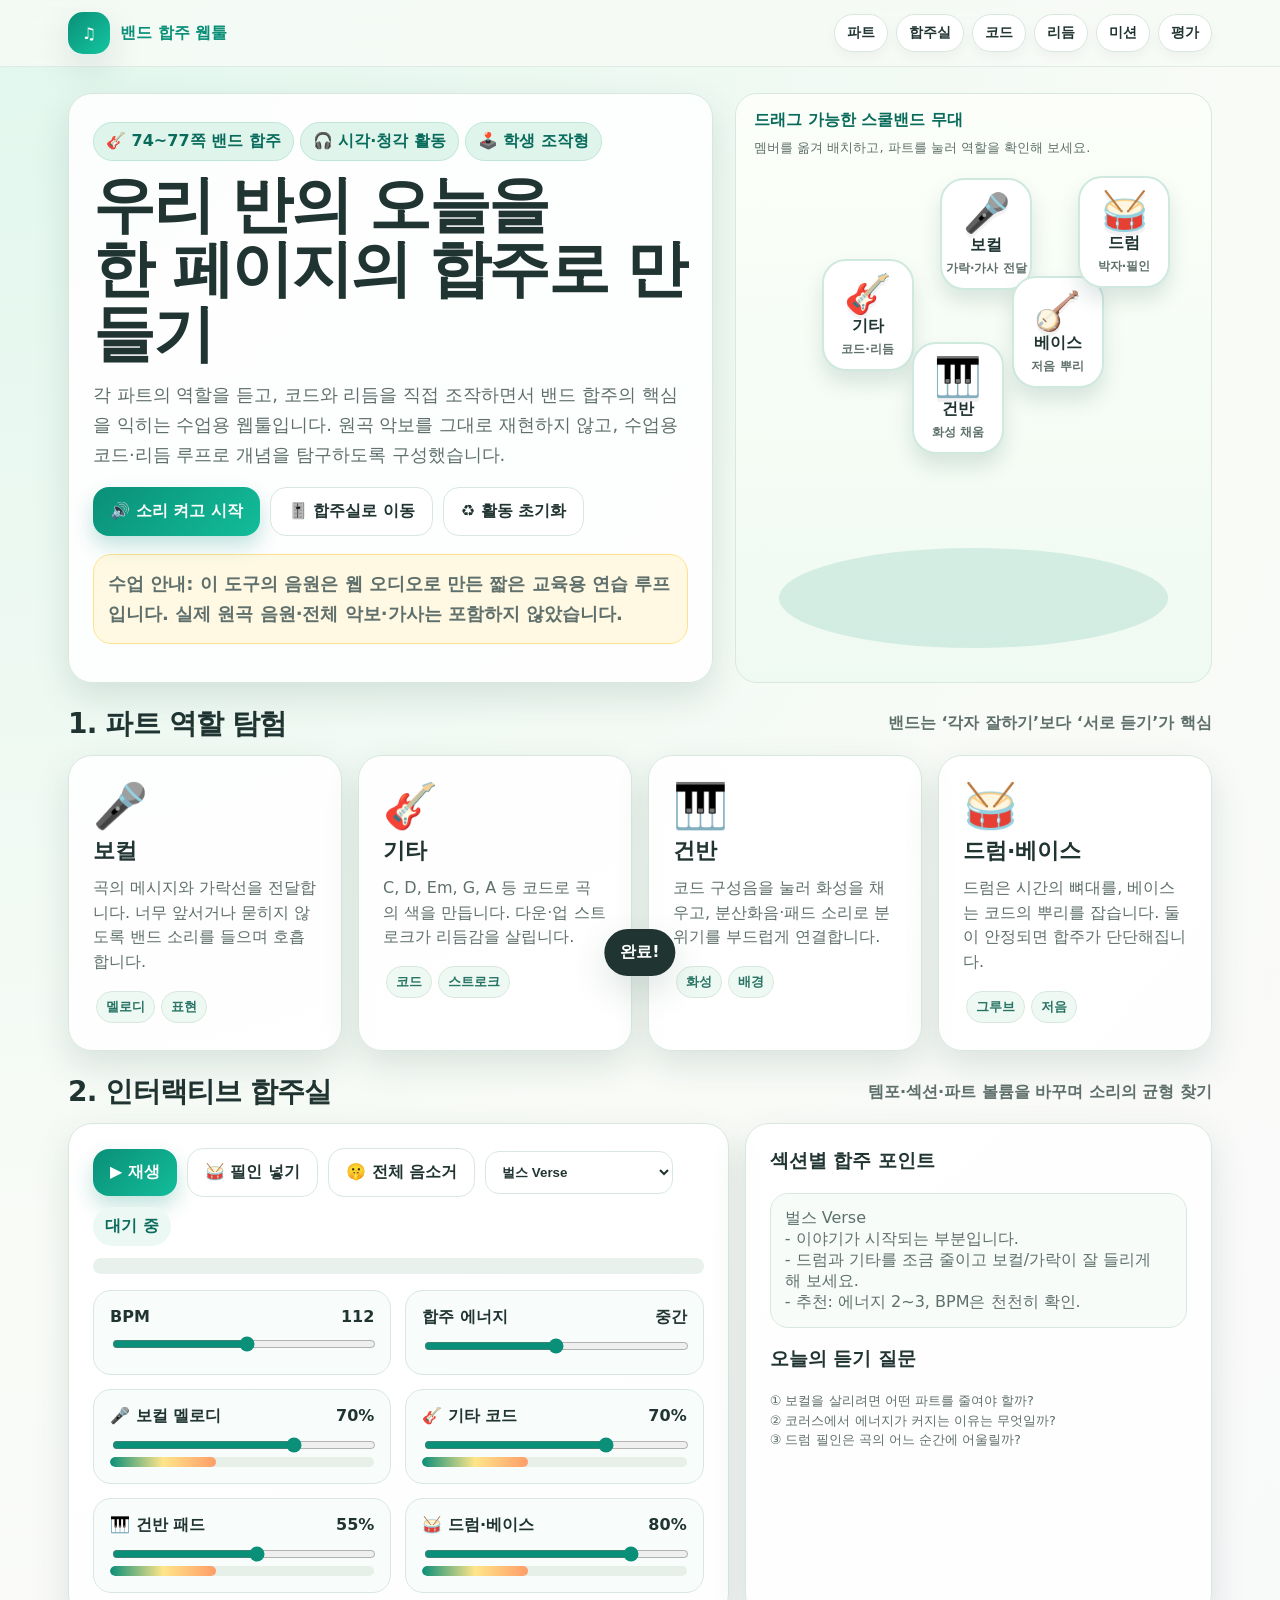
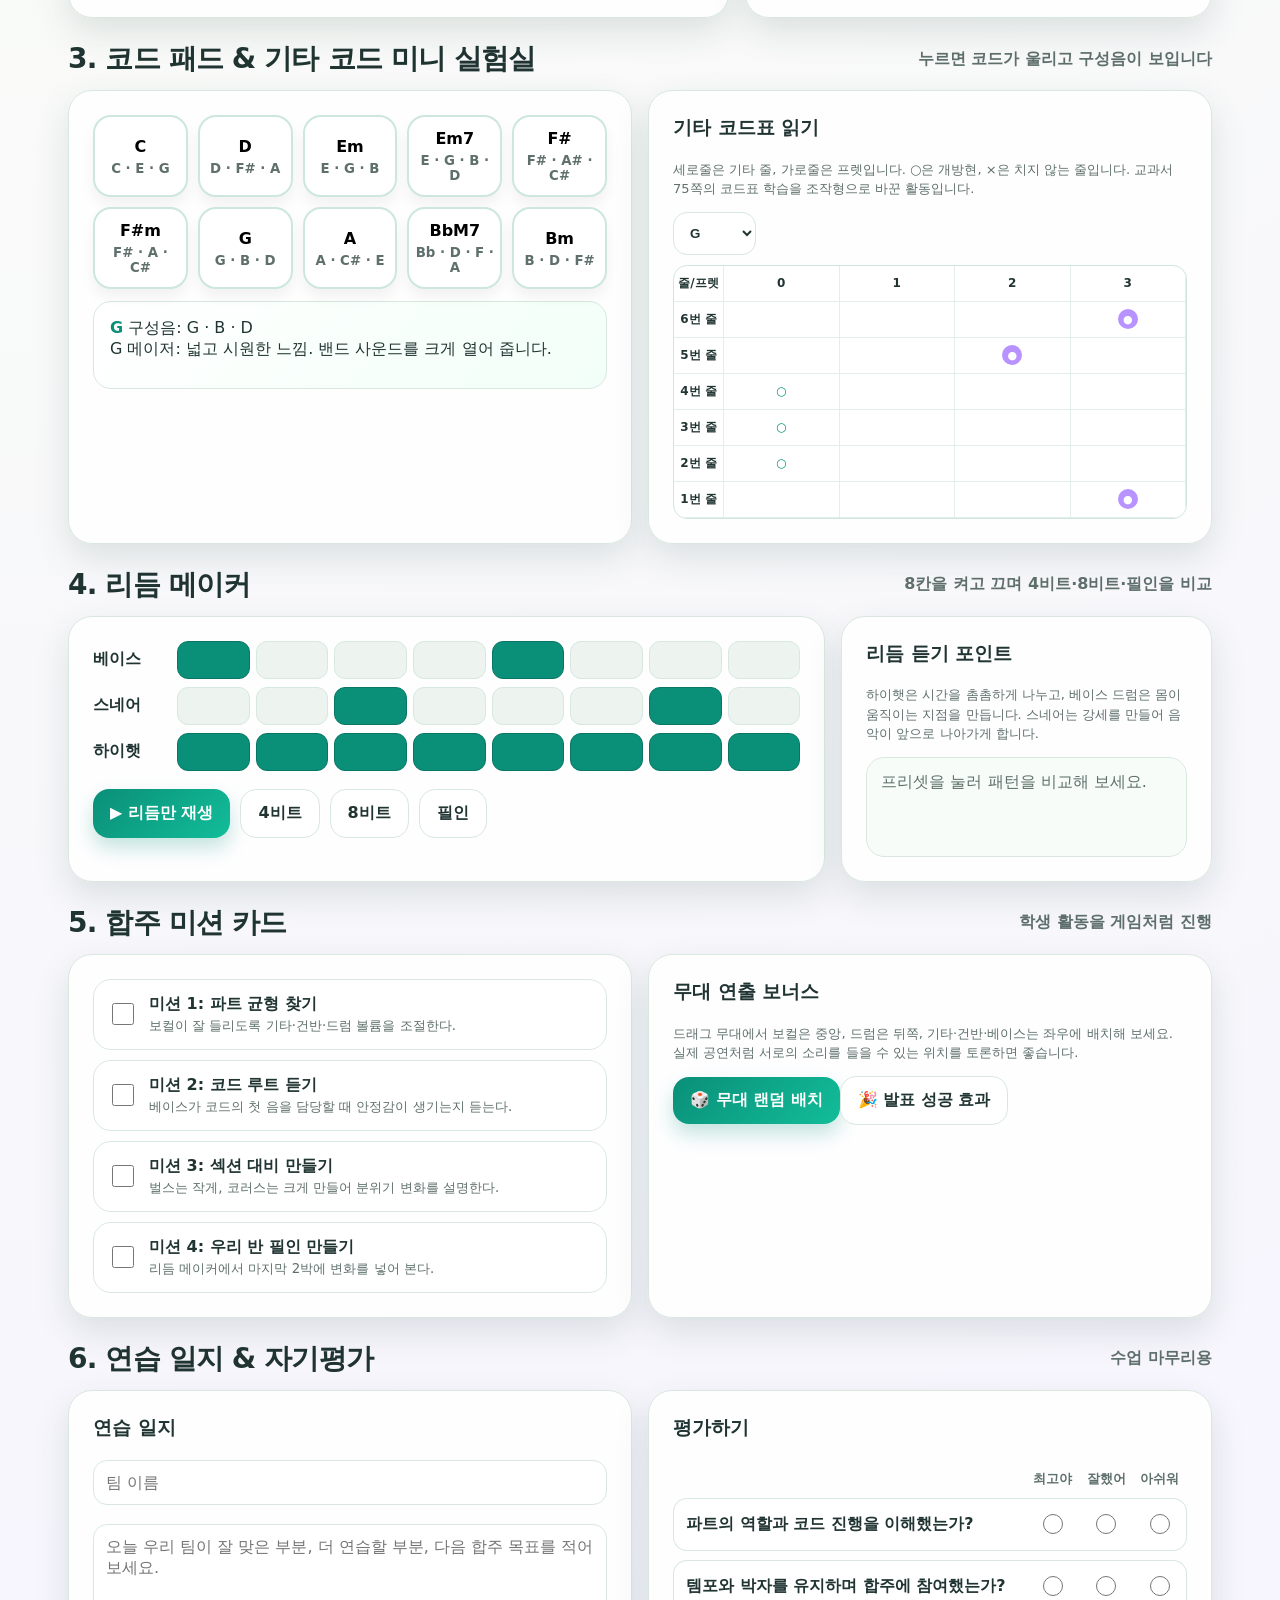
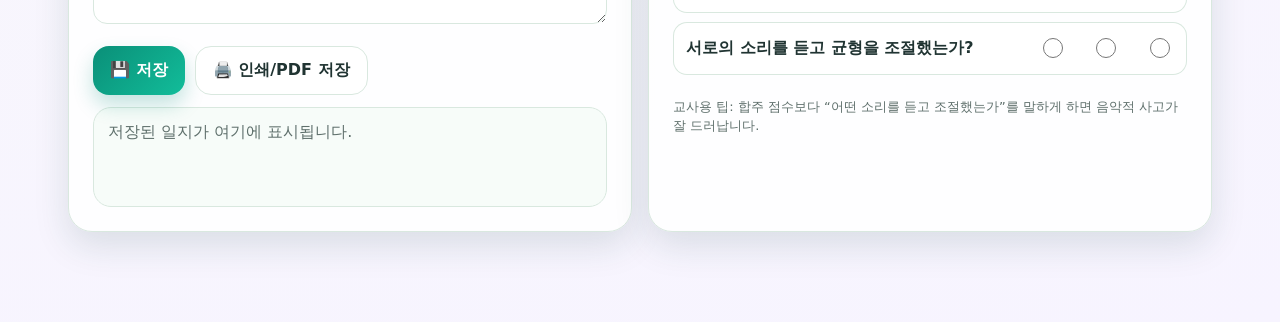
<file: 음악1_밴드합주.html>
<!doctype html>
<html lang="ko">
<head>
  <meta charset="utf-8" />
  <meta name="viewport" content="width=device-width, initial-scale=1" />
  <title>밴드 합주 웹툴 | 한 페이지가 될 수 있게</title>
  <style>
    :root{
      --bg:#f7fbf6; --paper:#ffffff; --ink:#203432; --muted:#5f706c;
      --green:#0a8f78; --mint:#dff5ec; --mint2:#eef9f3; --yellow:#ffe58a;
      --orange:#ff9d67; --pink:#ff82a9; --blue:#7db7ff; --purple:#b893ff;
      --line:#d9e8df; --shadow: 0 14px 35px rgba(23,70,59,.13);
      --radius:24px;
    }
    *{box-sizing:border-box}
    html{scroll-behavior:smooth}
    body{margin:0;font-family:system-ui,-apple-system,BlinkMacSystemFont,"Segoe UI",sans-serif;background:radial-gradient(circle at top left,#e1f7ed 0,#f9fbf7 34%,#f7f4ff 100%);color:var(--ink);}
    .top{position:sticky;top:0;z-index:40;backdrop-filter: blur(12px);background:rgba(247,251,246,.83);border-bottom:1px solid rgba(217,232,223,.8)}
    .nav{max-width:1180px;margin:auto;display:flex;gap:10px;align-items:center;justify-content:space-between;padding:12px 18px}
    .brand{display:flex;align-items:center;gap:10px;font-weight:900;color:var(--green)}
    .logo{width:42px;height:42px;border-radius:15px;background:linear-gradient(135deg,var(--green),#14c69f);display:grid;place-items:center;color:white;box-shadow:var(--shadow)}
    .links{display:flex;gap:8px;flex-wrap:wrap;justify-content:flex-end}
    .links a,.miniBtn{border:1px solid var(--line);background:white;color:var(--ink);text-decoration:none;border-radius:999px;padding:9px 12px;font-weight:700;font-size:14px;cursor:pointer;box-shadow:0 5px 12px rgba(0,0,0,.04)}
    .links a:hover,.miniBtn:hover{transform:translateY(-1px);border-color:#97d8c5}
    main{max-width:1180px;margin:auto;padding:26px 18px 90px}
    .hero{display:grid;grid-template-columns:1.15fr .85fr;gap:22px;align-items:stretch}
    .card{background:rgba(255,255,255,.9);border:1px solid var(--line);border-radius:var(--radius);box-shadow:var(--shadow);padding:24px;position:relative;overflow:hidden}
    .hero h1{font-size:clamp(32px,5vw,62px);line-height:1.04;margin:6px 0 14px;letter-spacing:-.04em}
    .hero p{font-size:18px;line-height:1.65;color:var(--muted);margin:0 0 14px}
    .badge{display:inline-flex;align-items:center;gap:7px;background:var(--mint);color:#096b5b;border:1px solid #bde6d8;border-radius:999px;padding:8px 12px;font-weight:900;margin:4px 6px 6px 0}
    .cta{display:flex;gap:10px;flex-wrap:wrap;margin-top:18px}
    button{font:inherit;border:none;cursor:pointer}
    .primary{background:linear-gradient(135deg,var(--green),#12bd9a);color:white;border-radius:16px;padding:13px 17px;font-weight:900;box-shadow:0 10px 20px rgba(10,143,120,.24)}
    .secondary{background:white;border:1px solid var(--line);color:var(--ink);border-radius:16px;padding:13px 17px;font-weight:900}
    .primary:active,.secondary:active,.miniBtn:active{transform:scale(.98)}
    .stage{min-height:405px;background:linear-gradient(180deg,#fcfff9,#effaf2);border-radius:22px;border:1px solid var(--line);position:relative;overflow:hidden}
    .stage:before{content:"";position:absolute;left:9%;right:9%;bottom:34px;height:100px;border-radius:50%;background:rgba(10,143,120,.13)}
    .stage-title{position:absolute;top:16px;left:18px;font-weight:900;color:#096b5b;z-index:2}.stage-tip{position:absolute;top:45px;left:18px;right:18px;color:var(--muted);font-size:13px;z-index:2}
    .member{position:absolute;width:92px;height:112px;display:grid;place-items:center;text-align:center;font-weight:900;border-radius:24px;background:white;border:2px solid #cfe9df;box-shadow:0 12px 20px rgba(30,84,76,.14);user-select:none;touch-action:none;transition:box-shadow .2s, border-color .2s}
    .member .emoji{font-size:38px;display:block;filter:drop-shadow(0 4px 0 rgba(0,0,0,.05))}.member small{font-size:12px;color:var(--muted);display:block;margin-top:4px}.member.active{border-color:var(--orange);box-shadow:0 0 0 7px rgba(255,157,103,.19),0 12px 20px rgba(30,84,76,.18)}
    #mVocal{left:43%;top:84px}#mGuitar{left:18%;top:165px}#mBass{left:58%;top:182px}#mKeyboard{left:37%;top:248px}#mDrum{left:72%;top:82px}
    section{margin-top:22px}.section-title{display:flex;align-items:center;justify-content:space-between;gap:12px;margin:0 0 12px}.section-title h2{font-size:28px;margin:0;letter-spacing:-.03em}.section-title span{color:var(--muted);font-weight:700}
    .grid{display:grid;grid-template-columns:repeat(12,1fr);gap:16px}.col-3{grid-column:span 3}.col-4{grid-column:span 4}.col-5{grid-column:span 5}.col-6{grid-column:span 6}.col-7{grid-column:span 7}.col-8{grid-column:span 8}.col-12{grid-column:span 12}
    .role{min-height:210px}.role h3{margin:4px 0 10px;font-size:22px}.role p{color:var(--muted);line-height:1.55;margin:0 0 13px}.roleIcon{font-size:44px}.tag{display:inline-block;border-radius:999px;background:var(--mint2);border:1px solid var(--line);padding:6px 9px;font-size:13px;font-weight:900;color:#287464;margin:3px}
    .controlPanel{display:grid;grid-template-columns:1fr 1fr;gap:14px}.controlBox{background:#f8fcfa;border:1px solid var(--line);border-radius:18px;padding:16px}.controlBox label{font-weight:900;display:flex;justify-content:space-between;gap:10px;margin-bottom:8px}.controlBox input[type=range]{width:100%;accent-color:var(--green)}
    .meter{height:10px;border-radius:999px;background:#e7efe9;overflow:hidden}.meter>div{height:100%;width:40%;border-radius:999px;background:linear-gradient(90deg,var(--green),var(--yellow),var(--orange));transition:width .15s}
    .transport{display:flex;gap:10px;align-items:center;flex-wrap:wrap}.status{padding:9px 12px;border-radius:999px;background:#ecf8f3;color:#0b6b5c;font-weight:900}.select{border:1px solid var(--line);background:white;border-radius:14px;padding:12px;font-weight:800;color:var(--ink)}
    .progressWrap{height:16px;background:#e8f1ec;border-radius:999px;overflow:hidden;margin-top:12px}.progress{height:100%;width:0;background:linear-gradient(90deg,var(--blue),var(--purple),var(--pink));transition:width .08s linear}
    .pads{display:grid;grid-template-columns:repeat(5,1fr);gap:10px}.pad{min-height:82px;border-radius:18px;border:2px solid #cde7dd;background:white;font-weight:900;box-shadow:0 8px 14px rgba(0,0,0,.05)}.pad small{display:block;color:var(--muted);font-weight:700;margin-top:5px}.pad.hit{background:#fff5ce;border-color:#ffc94a;animation:bump .22s}@keyframes bump{50%{transform:scale(1.04)}}
    .chordInfo{background:linear-gradient(135deg,#fff,#f2fff8);border:1px solid var(--line);border-radius:18px;padding:16px;margin-top:12px;min-height:88px}.chordInfo strong{color:var(--green)}
    .fretboard{display:grid;grid-template-columns:50px repeat(4,1fr);gap:0;border:1px solid #cfe6df;border-radius:14px;overflow:hidden;background:white;margin-top:10px}.fretboard div{min-height:36px;border-right:1px solid #e4eee9;border-bottom:1px solid #e4eee9;display:grid;place-items:center;font-weight:800;font-size:12px}.dot{width:20px;height:20px;border-radius:50%;background:var(--purple);color:white;display:grid;place-items:center;font-size:11px}.open{color:var(--green)}.mute{color:#c44}
    .sequencer{display:grid;gap:8px}.seqRow{display:grid;grid-template-columns:78px repeat(8,1fr);gap:6px;align-items:center}.seqName{font-weight:900}.step{height:38px;border-radius:11px;background:#edf4f0;border:1px solid #d6e8df}.step.on{background:var(--green);border-color:#087664}.step.now{box-shadow:0 0 0 4px rgba(255,229,138,.9)}
    .challengeList{display:grid;gap:10px}.mission{display:flex;align-items:center;gap:12px;padding:14px;border:1px solid var(--line);border-radius:18px;background:white}.mission input{width:22px;height:22px;accent-color:var(--green)}.mission b{display:block}.mission small{color:var(--muted)}
    .rubric{width:100%;border-collapse:separate;border-spacing:0 9px}.rubric th{font-size:13px;color:var(--muted);text-align:center}.rubric td{background:#fff;border-top:1px solid var(--line);border-bottom:1px solid var(--line);padding:12px}.rubric td:first-child{border-left:1px solid var(--line);border-radius:14px 0 0 14px;font-weight:900}.rubric td:last-child{border-right:1px solid var(--line);border-radius:0 14px 14px 0;text-align:center}.rubric input{width:20px;height:20px;accent-color:var(--green)}
    textarea,input[type=text]{width:100%;border:1px solid var(--line);border-radius:14px;padding:12px;font:inherit;background:white}textarea{min-height:100px;resize:vertical}.logBox{background:#f7fcf9;border:1px solid var(--line);border-radius:18px;padding:14px;white-space:pre-wrap;color:var(--muted);min-height:100px}.toast{position:fixed;left:50%;bottom:24px;transform:translateX(-50%) translateY(100px);background:#203432;color:white;padding:13px 16px;border-radius:999px;box-shadow:var(--shadow);z-index:100;transition:.3s;font-weight:900}.toast.show{transform:translateX(-50%) translateY(0)}
    .confetti{position:fixed;width:10px;height:14px;border-radius:3px;top:-20px;z-index:99;animation:fall 1.8s linear forwards}@keyframes fall{to{transform:translateY(110vh) rotate(600deg);opacity:.2}}
    .note{font-size:13px;color:var(--muted);line-height:1.5}.copyright{background:#fff9e3;border:1px solid #ffe28a;border-radius:18px;padding:14px;color:#69541c;font-weight:700}
    @media(max-width:900px){.hero{grid-template-columns:1fr}.grid{grid-template-columns:1fr}.col-3,.col-4,.col-5,.col-6,.col-7,.col-8,.col-12{grid-column:span 1}.pads{grid-template-columns:repeat(2,1fr)}.controlPanel{grid-template-columns:1fr}.stage{min-height:440px}.member{width:86px;height:104px}.links{display:none}.seqRow{grid-template-columns:62px repeat(8,1fr);gap:4px}.step{height:34px}}
    @media print{.top,.transport,.primary,.secondary,.miniBtn{display:none}.card{box-shadow:none;break-inside:avoid}body{background:white}main{padding:0}}
  </style>
</head>
<body>
  <div class="top"><div class="nav"><div class="brand"><div class="logo">♫</div><div>밴드 합주 웹툴</div></div><div class="links"><a href="#roles">파트</a><a href="#mixer">합주실</a><a href="#chords">코드</a><a href="#rhythm">리듬</a><a href="#mission">미션</a><a href="#report">평가</a></div></div></div>
  <main>
    <div class="hero">
      <div class="card">
        <span class="badge">🎸 74~77쪽 밴드 합주</span><span class="badge">🎧 시각·청각 활동</span><span class="badge">🕹️ 학생 조작형</span>
        <h1>우리 반의 오늘을<br>한 페이지의 합주로 만들기</h1>
        <p>각 파트의 역할을 듣고, 코드와 리듬을 직접 조작하면서 밴드 합주의 핵심을 익히는 수업용 웹툴입니다. 원곡 악보를 그대로 재현하지 않고, 수업용 코드·리듬 루프로 개념을 탐구하도록 구성했습니다.</p>
        <div class="cta"><button class="primary" id="startAudio">🔊 소리 켜고 시작</button><button class="secondary" onclick="document.querySelector('#mixer').scrollIntoView()">🎚️ 합주실로 이동</button><button class="secondary" id="resetAll">♻️ 활동 초기화</button></div>
        <p class="copyright" style="margin-top:18px">수업 안내: 이 도구의 음원은 웹 오디오로 만든 짧은 교육용 연습 루프입니다. 실제 원곡 음원·전체 악보·가사는 포함하지 않았습니다.</p>
      </div>
      <div class="stage" id="stage">
        <div class="stage-title">드래그 가능한 스쿨밴드 무대</div><div class="stage-tip">멤버를 옮겨 배치하고, 파트를 눌러 역할을 확인해 보세요.</div>
        <div class="member" id="mVocal" data-role="vocal"><span><span class="emoji">🎤</span>보컬<small>가락·가사 전달</small></span></div>
        <div class="member" id="mGuitar" data-role="guitar"><span><span class="emoji">🎸</span>기타<small>코드·리듬</small></span></div>
        <div class="member" id="mBass" data-role="bass"><span><span class="emoji">🪕</span>베이스<small>저음 뿌리</small></span></div>
        <div class="member" id="mKeyboard" data-role="keyboard"><span><span class="emoji">🎹</span>건반<small>화성 채움</small></span></div>
        <div class="member" id="mDrum" data-role="drum"><span><span class="emoji">🥁</span>드럼<small>박자·필인</small></span></div>
      </div>
    </div>

    <section id="roles"><div class="section-title"><h2>1. 파트 역할 탐험</h2><span>밴드는 ‘각자 잘하기’보다 ‘서로 듣기’가 핵심</span></div>
      <div class="grid">
        <div class="card role col-3"><div class="roleIcon">🎤</div><h3>보컬</h3><p>곡의 메시지와 가락선을 전달합니다. 너무 앞서거나 묻히지 않도록 밴드 소리를 들으며 호흡합니다.</p><span class="tag">멜로디</span><span class="tag">표현</span></div>
        <div class="card role col-3"><div class="roleIcon">🎸</div><h3>기타</h3><p>C, D, Em, G, A 등 코드로 곡의 색을 만듭니다. 다운·업 스트로크가 리듬감을 살립니다.</p><span class="tag">코드</span><span class="tag">스트로크</span></div>
        <div class="card role col-3"><div class="roleIcon">🎹</div><h3>건반</h3><p>코드 구성음을 눌러 화성을 채우고, 분산화음·패드 소리로 분위기를 부드럽게 연결합니다.</p><span class="tag">화성</span><span class="tag">배경</span></div>
        <div class="card role col-3"><div class="roleIcon">🥁</div><h3>드럼·베이스</h3><p>드럼은 시간의 뼈대를, 베이스는 코드의 뿌리를 잡습니다. 둘이 안정되면 합주가 단단해집니다.</p><span class="tag">그루브</span><span class="tag">저음</span></div>
      </div>
    </section>

    <section id="mixer"><div class="section-title"><h2>2. 인터랙티브 합주실</h2><span>템포·섹션·파트 볼륨을 바꾸며 소리의 균형 찾기</span></div>
      <div class="grid">
        <div class="card col-7">
          <div class="transport"><button class="primary" id="playBtn">▶ 재생</button><button class="secondary" id="fillBtn">🥁 필인 넣기</button><button class="secondary" id="muteBtn">🤫 전체 음소거</button><select class="select" id="sectionSelect"><option value="verse">벌스 Verse</option><option value="pre">프리코러스 Pre-Chorus</option><option value="chorus">코러스 Chorus</option></select><span class="status" id="nowStatus">대기 중</span></div>
          <div class="progressWrap"><div class="progress" id="progress"></div></div>
          <div class="controlPanel" style="margin-top:16px">
            <div class="controlBox"><label>BPM <span id="bpmVal">112</span></label><input type="range" min="72" max="150" value="112" id="bpm"></div>
            <div class="controlBox"><label>합주 에너지 <span id="energyVal">중간</span></label><input type="range" min="1" max="5" value="3" id="energy"></div>
            <div class="controlBox"><label>🎤 보컬 멜로디 <span id="vocalVal">70%</span></label><input data-track="vocal" type="range" min="0" max="100" value="70"><div class="meter"><div id="meterVocal"></div></div></div>
            <div class="controlBox"><label>🎸 기타 코드 <span id="guitarVal">70%</span></label><input data-track="guitar" type="range" min="0" max="100" value="70"><div class="meter"><div id="meterGuitar"></div></div></div>
            <div class="controlBox"><label>🎹 건반 패드 <span id="keyboardVal">55%</span></label><input data-track="keyboard" type="range" min="0" max="100" value="55"><div class="meter"><div id="meterKeyboard"></div></div></div>
            <div class="controlBox"><label>🥁 드럼·베이스 <span id="drumVal">80%</span></label><input data-track="drum" type="range" min="0" max="100" value="80"><div class="meter"><div id="meterDrum"></div></div></div>
          </div>
        </div>
        <div class="card col-5">
          <h3 style="margin-top:0">섹션별 합주 포인트</h3>
          <div id="sectionGuide" class="logBox"></div>
          <h3>오늘의 듣기 질문</h3>
          <p class="note">① 보컬을 살리려면 어떤 파트를 줄여야 할까?<br>② 코러스에서 에너지가 커지는 이유는 무엇일까?<br>③ 드럼 필인은 곡의 어느 순간에 어울릴까?</p>
        </div>
      </div>
    </section>

    <section id="chords"><div class="section-title"><h2>3. 코드 패드 & 기타 코드 미니 실험실</h2><span>누르면 코드가 울리고 구성음이 보입니다</span></div>
      <div class="grid">
        <div class="card col-6"><div class="pads" id="chordPads"></div><div class="chordInfo" id="chordInfo">코드를 눌러 보세요. 같은 C라도 기타·건반·베이스에서 맡는 역할이 달라집니다.</div></div>
        <div class="card col-6"><h3 style="margin-top:0">기타 코드표 읽기</h3><p class="note">세로줄은 기타 줄, 가로줄은 프렛입니다. ○은 개방현, ×은 치지 않는 줄입니다. 교과서 75쪽의 코드표 학습을 조작형으로 바꾼 활동입니다.</p><select class="select" id="diagramSelect"></select><div class="fretboard" id="fretboard"></div></div>
      </div>
    </section>

    <section id="rhythm"><div class="section-title"><h2>4. 리듬 메이커</h2><span>8칸을 켜고 끄며 4비트·8비트·필인을 비교</span></div>
      <div class="grid"><div class="card col-8"><div class="sequencer" id="sequencer"></div><div class="cta"><button class="primary" id="seqPlay">▶ 리듬만 재생</button><button class="secondary" id="preset4">4비트</button><button class="secondary" id="preset8">8비트</button><button class="secondary" id="presetFill">필인</button></div></div><div class="card col-4"><h3 style="margin-top:0">리듬 듣기 포인트</h3><p class="note">하이햇은 시간을 촘촘하게 나누고, 베이스 드럼은 몸이 움직이는 지점을 만듭니다. 스네어는 강세를 만들어 음악이 앞으로 나아가게 합니다.</p><div class="logBox" id="rhythmExplain">프리셋을 눌러 패턴을 비교해 보세요.</div></div></div>
    </section>

    <section id="mission"><div class="section-title"><h2>5. 합주 미션 카드</h2><span>학생 활동을 게임처럼 진행</span></div>
      <div class="grid"><div class="card col-6"><div class="challengeList">
        <label class="mission"><input type="checkbox"><span><b>미션 1: 파트 균형 찾기</b><small>보컬이 잘 들리도록 기타·건반·드럼 볼륨을 조절한다.</small></span></label>
        <label class="mission"><input type="checkbox"><span><b>미션 2: 코드 루트 듣기</b><small>베이스가 코드의 첫 음을 담당할 때 안정감이 생기는지 듣는다.</small></span></label>
        <label class="mission"><input type="checkbox"><span><b>미션 3: 섹션 대비 만들기</b><small>벌스는 작게, 코러스는 크게 만들어 분위기 변화를 설명한다.</small></span></label>
        <label class="mission"><input type="checkbox"><span><b>미션 4: 우리 반 필인 만들기</b><small>리듬 메이커에서 마지막 2박에 변화를 넣어 본다.</small></span></label>
      </div></div><div class="card col-6"><h3 style="margin-top:0">무대 연출 보너스</h3><p class="note">드래그 무대에서 보컬은 중앙, 드럼은 뒤쪽, 기타·건반·베이스는 좌우에 배치해 보세요. 실제 공연처럼 서로의 소리를 들을 수 있는 위치를 토론하면 좋습니다.</p><button class="primary" id="randomStage">🎲 무대 랜덤 배치</button><button class="secondary" id="confettiBtn">🎉 발표 성공 효과</button></div></div>
    </section>

    <section id="report"><div class="section-title"><h2>6. 연습 일지 & 자기평가</h2><span>수업 마무리용</span></div>
      <div class="grid"><div class="card col-6"><h3 style="margin-top:0">연습 일지</h3><input type="text" id="teamName" placeholder="팀 이름"><br><br><textarea id="journal" placeholder="오늘 우리 팀이 잘 맞은 부분, 더 연습할 부분, 다음 합주 목표를 적어 보세요."></textarea><div class="cta"><button class="primary" id="saveJournal">💾 저장</button><button class="secondary" onclick="window.print()">🖨️ 인쇄/PDF 저장</button></div><div class="logBox" id="savedLog" style="margin-top:12px">저장된 일지가 여기에 표시됩니다.</div></div>
      <div class="card col-6"><h3 style="margin-top:0">평가하기</h3><table class="rubric"><thead><tr><th></th><th>최고야</th><th>잘했어</th><th>아쉬워</th></tr></thead><tbody><tr><td>파트의 역할과 코드 진행을 이해했는가?</td><td><input name="r1" type="radio"></td><td><input name="r1" type="radio"></td><td><input name="r1" type="radio"></td></tr><tr><td>템포와 박자를 유지하며 합주에 참여했는가?</td><td><input name="r2" type="radio"></td><td><input name="r2" type="radio"></td><td><input name="r2" type="radio"></td></tr><tr><td>서로의 소리를 듣고 균형을 조절했는가?</td><td><input name="r3" type="radio"></td><td><input name="r3" type="radio"></td><td><input name="r3" type="radio"></td></tr></tbody></table><p class="note">교사용 팁: 합주 점수보다 “어떤 소리를 듣고 조절했는가”를 말하게 하면 음악적 사고가 잘 드러납니다.</p></div></div>
    </section>
  </main>
  <div class="toast" id="toast">완료!</div>
<script>
const chordData={
 C:{notes:['C','E','G'],freq:[261.63,329.63,392.00],desc:'C 메이저: 밝고 안정적인 출발점. 코러스 전후의 중심을 잡기 좋습니다.',strings:['x','3','2','0','1','0']},
 D:{notes:['D','F#','A'],freq:[293.66,369.99,440.00],desc:'D 메이저: 앞으로 나아가는 느낌. 6번 줄은 치지 않으면 소리가 깔끔합니다.',strings:['x','x','0','2','3','2']},
 Em:{notes:['E','G','B'],freq:[329.63,392.00,493.88],desc:'Em 마이너: 부드럽고 살짝 진지한 색. 벌스에서 감정을 만들기 좋습니다.',strings:['0','2','2','0','0','0']},
 Em7:{notes:['E','G','B','D'],freq:[329.63,392.00,493.88,587.33],desc:'Em7: Em에 D가 더해져 조금 더 열린 느낌을 냅니다.',strings:['0','2','2','0','3','0']},
 'F#':{notes:['F#','A#','C#'],freq:[369.99,466.16,554.37],desc:'F# 메이저: 색채 변화가 큰 코드. 다음 코드로 이동하는 긴장감을 만듭니다.',strings:['2','4','4','3','2','2']},
 'F#m':{notes:['F#','A','C#'],freq:[369.99,440.00,554.37],desc:'F#m: 차분하고 깊은 느낌. 밝은 코드 사이에서 감정을 눌러 줍니다.',strings:['2','4','4','2','2','2']},
 G:{notes:['G','B','D'],freq:[392.00,493.88,587.33],desc:'G 메이저: 넓고 시원한 느낌. 밴드 사운드를 크게 열어 줍니다.',strings:['3','2','0','0','0','3']},
 A:{notes:['A','C#','E'],freq:[440.00,554.37,659.25],desc:'A 메이저: 에너지를 끌어올리는 코드. 프리코러스에서 힘을 모으기 좋습니다.',strings:['x','0','2','2','2','0']},
 'BbM7':{notes:['Bb','D','F','A'],freq:[466.16,587.33,698.46,880.00],desc:'BbM7: 따뜻하고 세련된 화성. 예상 밖의 색채를 더합니다.',strings:['x','1','3','2','3','1']},
 Bm:{notes:['B','D','F#'],freq:[493.88,587.33,739.99],desc:'Bm: 단단하지만 서정적인 마이너 코드. 감정선을 묶어 줍니다.',strings:['x','2','4','4','3','2']}
};
const progressions={verse:['G','D','Em','C'],pre:['G','D','Em7','C','A','D'],chorus:['G','D','Em7','C','G','D','C','D']};
const guides={verse:'벌스 Verse\n- 이야기가 시작되는 부분입니다.\n- 드럼과 기타를 조금 줄이고 보컬/가락이 잘 들리게 해 보세요.\n- 추천: 에너지 2~3, BPM은 천천히 확인.',pre:'프리코러스 Pre-Chorus\n- 코러스로 넘어가기 전 긴장감을 쌓습니다.\n- 건반과 베이스를 조금 올리면 코드 변화가 잘 들립니다.\n- 추천: 마지막 마디에 필인 넣기.',chorus:'코러스 Chorus\n- 가장 기억에 남는 중심 부분입니다.\n- 드럼과 기타를 키워 넓은 사운드를 만들되, 보컬이 묻히지 않게 조절하세요.\n- 추천: 에너지 4~5.'};
let audioCtx, master, isPlaying=false, muted=false, timer=null, stepIndex=0, barProgress=0, seqTimer=null, seqStep=0;
const vols={vocal:.7,guitar:.7,keyboard:.55,drum:.8};
function ensureAudio(){if(!audioCtx){audioCtx=new (window.AudioContext||window.webkitAudioContext)();master=audioCtx.createGain();master.gain.value=.7;master.connect(audioCtx.destination)} if(audioCtx.state==='suspended')audioCtx.resume();}
function envGain(t,dur=0.22,level=.25){const g=audioCtx.createGain();g.gain.setValueAtTime(0,t);g.gain.linearRampToValueAtTime(level,t+.01);g.gain.exponentialRampToValueAtTime(.001,t+dur);return g}
function tone(freq,t,dur=.25,type='sine',level=.18){const o=audioCtx.createOscillator(), g=envGain(t,dur,level);o.type=type;o.frequency.setValueAtTime(freq,t);o.connect(g);g.connect(master);o.start(t);o.stop(t+dur+.03)}
function noise(t,dur=.08,level=.18){const buffer=audioCtx.createBuffer(1,audioCtx.sampleRate*dur,audioCtx.sampleRate);const data=buffer.getChannelData(0);for(let i=0;i<data.length;i++)data[i]=Math.random()*2-1;const src=audioCtx.createBufferSource();src.buffer=buffer;const g=envGain(t,dur,level);src.connect(g);g.connect(master);src.start(t)}
function kick(t,level=.5){tone(95,t,.12,'sine',level);tone(50,t+.03,.18,'sine',level*.55)}
function snare(t,level=.3){noise(t,.09,level);tone(180,t,.07,'triangle',level*.25)}
function hat(t,level=.12){noise(t,.035,level)}
function playChord(name,t,dur=.55,track='guitar'){const ch=chordData[name];if(!ch)return;const level=(vols[track]||.5)*.09;ch.freq.forEach((f,i)=>tone(f*(track==='keyboard'?.5:1),t+i*.012,dur,track==='keyboard'?'sine':'triangle',level));}
function playMelody(name,t){const ch=chordData[name]; if(!ch)return; tone(ch.freq[1]*2,t,.18,'sine',vols.vocal*.08); tone(ch.freq[2]*2,t+.22,.2,'sine',vols.vocal*.07)}
function playLoopStep(){ensureAudio(); if(!isPlaying)return; const bpm=+document.getElementById('bpm').value; const beat=60/bpm; const sec=document.getElementById('sectionSelect').value; const prog=progressions[sec]; const chord=prog[stepIndex%prog.length]; const t=audioCtx.currentTime+.02; highlightPad(chord); document.getElementById('nowStatus').textContent=`${secName(sec)} | ${chord}`; playChord(chord,t,beat*.9,'guitar'); if(stepIndex%2===0)playChord(chord,t,beat*1.8,'keyboard'); playMelody(chord,t); kick(t,vols.drum*.35); hat(t,vols.drum*.12); if(stepIndex%2===1)snare(t,vols.drum*.26); barProgress=(stepIndex+1)/prog.length*100; document.getElementById('progress').style.width=barProgress+'%'; stepIndex=(stepIndex+1)%prog.length; timer=setTimeout(playLoopStep,beat*1000);}
function secName(s){return s==='verse'?'벌스':s==='pre'?'프리코러스':'코러스'}
function highlightPad(chord){document.querySelectorAll('.pad').forEach(p=>p.classList.toggle('hit',p.dataset.chord===chord));setTimeout(()=>document.querySelectorAll('.pad').forEach(p=>p.classList.remove('hit')),240)}
function toast(msg){const el=document.getElementById('toast');el.textContent=msg;el.classList.add('show');setTimeout(()=>el.classList.remove('show'),1800)}
function updateGuide(){const sec=document.getElementById('sectionSelect').value;document.getElementById('sectionGuide').textContent=guides[sec]}
function renderPads(){const wrap=document.getElementById('chordPads');Object.keys(chordData).forEach(name=>{const b=document.createElement('button');b.className='pad';b.dataset.chord=name;b.innerHTML=`${name}<small>${chordData[name].notes.join(' · ')}</small>`;b.onclick=()=>{ensureAudio();playChord(name,audioCtx.currentTime+.02,.8,'guitar');showChord(name);highlightPad(name)};wrap.appendChild(b)});const sel=document.getElementById('diagramSelect');Object.keys(chordData).forEach(name=>{const o=document.createElement('option');o.value=name;o.textContent=name;sel.appendChild(o)});sel.onchange=()=>renderFret(sel.value);showChord('G');renderFret('G')}
function showChord(name){const ch=chordData[name];document.getElementById('chordInfo').innerHTML=`<strong>${name}</strong> 구성음: ${ch.notes.join(' · ')}<br>${ch.desc}`;document.getElementById('diagramSelect').value=name;renderFret(name)}
function renderFret(name){const s=chordData[name].strings;const fb=document.getElementById('fretboard');fb.innerHTML='';['줄/프렛','0','1','2','3'].forEach(x=>{let d=document.createElement('div');d.textContent=x;fb.appendChild(d)});s.forEach((val,i)=>{let lab=document.createElement('div');lab.textContent=(6-i)+'번 줄';fb.appendChild(lab);for(let f=0;f<4;f++){let cell=document.createElement('div');if(val==='x'&&f===0)cell.innerHTML='<span class="mute">×</span>';else if(val==='0'&&f===0)cell.innerHTML='<span class="open">○</span>';else if(String(f)===val)cell.innerHTML='<span class="dot">●</span>';fb.appendChild(cell)}})}
const seq={kick:[1,0,0,0,1,0,0,0],snare:[0,0,1,0,0,0,1,0],hat:[1,1,1,1,1,1,1,1]};
function renderSeq(){const wrap=document.getElementById('sequencer');wrap.innerHTML='';[['kick','베이스'],['snare','스네어'],['hat','하이햇']].forEach(([key,name])=>{const row=document.createElement('div');row.className='seqRow';row.innerHTML=`<div class="seqName">${name}</div>`;for(let i=0;i<8;i++){const b=document.createElement('button');b.className='step '+(seq[key][i]?'on':'');b.dataset.row=key;b.dataset.i=i;b.onclick=()=>{seq[key][i]=seq[key][i]?0:1;renderSeq()};row.appendChild(b)}wrap.appendChild(row)})}
function playSeqStep(){ensureAudio();const bpm=+document.getElementById('bpm').value;const beat=60/bpm/2;const t=audioCtx.currentTime+.02;document.querySelectorAll('.step').forEach(el=>el.classList.toggle('now',+el.dataset.i===seqStep));if(seq.kick[seqStep])kick(t,.45);if(seq.snare[seqStep])snare(t,.32);if(seq.hat[seqStep])hat(t,.13);seqStep=(seqStep+1)%8;seqTimer=setTimeout(playSeqStep,beat*1000)}
function setSeq(k,s,h,msg){seq.kick=k;seq.snare=s;seq.hat=h;renderSeq();document.getElementById('rhythmExplain').textContent=msg;}
function dragMembers(){document.querySelectorAll('.member').forEach(el=>{let dx=0,dy=0,drag=false;el.addEventListener('pointerdown',e=>{drag=true;el.setPointerCapture(e.pointerId);dx=e.clientX-el.offsetLeft;dy=e.clientY-el.offsetTop;document.querySelectorAll('.member').forEach(m=>m.classList.remove('active'));el.classList.add('active');toast(el.textContent.trim().split(/\s+/)[0]+' 파트 선택')});el.addEventListener('pointermove',e=>{if(!drag)return;const p=document.getElementById('stage').getBoundingClientRect();let x=e.clientX-p.left-dx,y=e.clientY-p.top-dy;x=Math.max(5,Math.min(p.width-el.offsetWidth-5,x));y=Math.max(60,Math.min(p.height-el.offsetHeight-5,y));el.style.left=x+'px';el.style.top=y+'px'});el.addEventListener('pointerup',()=>drag=false)})}
function confetti(){for(let i=0;i<44;i++){const c=document.createElement('div');c.className='confetti';c.style.left=Math.random()*100+'vw';c.style.background=['#0a8f78','#ffe58a','#ff9d67','#7db7ff','#b893ff','#ff82a9'][i%6];c.style.animationDelay=Math.random()*.5+'s';document.body.appendChild(c);setTimeout(()=>c.remove(),2300)}}
document.getElementById('startAudio').onclick=()=>{ensureAudio();tone(523.25,audioCtx.currentTime,.15,'sine',.18);tone(659.25,audioCtx.currentTime+.15,.15,'sine',.18);toast('소리가 켜졌어요')};
document.getElementById('playBtn').onclick=e=>{ensureAudio();isPlaying=!isPlaying;e.target.textContent=isPlaying?'⏸ 정지':'▶ 재생';if(isPlaying){stepIndex=0;playLoopStep()}else{clearTimeout(timer);document.getElementById('nowStatus').textContent='대기 중'}};
document.getElementById('fillBtn').onclick=()=>{ensureAudio();let t=audioCtx.currentTime+.02;[0,.12,.24,.36].forEach((d,i)=>{snare(t+d,.24); if(i>1)hat(t+d,.15)});toast('필인! 다음 섹션으로 넘어가는 느낌')};
document.getElementById('muteBtn').onclick=e=>{ensureAudio();muted=!muted;master.gain.value=muted?0:.7;e.target.textContent=muted?'🔈 음소거 해제':'🤫 전체 음소거'};
document.getElementById('sectionSelect').onchange=()=>{stepIndex=0;updateGuide()};
document.getElementById('bpm').oninput=e=>document.getElementById('bpmVal').textContent=e.target.value;
document.getElementById('energy').oninput=e=>{const txt=['아주 작게','작게','중간','크게','폭발'][e.target.value-1];document.getElementById('energyVal').textContent=txt};
document.querySelectorAll('input[data-track]').forEach(r=>r.oninput=e=>{const tr=e.target.dataset.track;vols[tr]=e.target.value/100;document.getElementById(tr+'Val').textContent=e.target.value+'%';const meterId={vocal:'meterVocal',guitar:'meterGuitar',keyboard:'meterKeyboard',drum:'meterDrum'}[tr];document.getElementById(meterId).style.width=e.target.value+'%'});
document.getElementById('seqPlay').onclick=e=>{if(seqTimer){clearTimeout(seqTimer);seqTimer=null;document.querySelectorAll('.step').forEach(s=>s.classList.remove('now'));e.target.textContent='▶ 리듬만 재생'}else{seqStep=0;playSeqStep();e.target.textContent='⏸ 리듬 정지'}};
document.getElementById('preset4').onclick=()=>setSeq([1,0,0,0,1,0,0,0],[0,0,1,0,0,0,1,0],[1,0,1,0,1,0,1,0],'4비트: 기본 박이 또렷해서 처음 합주할 때 안정적입니다.');
document.getElementById('preset8').onclick=()=>setSeq([1,0,0,0,1,0,0,0],[0,0,1,0,0,0,1,0],[1,1,1,1,1,1,1,1],'8비트: 하이햇이 촘촘해져 록/팝 밴드 느낌이 강해집니다.');
document.getElementById('presetFill').onclick=()=>setSeq([1,0,0,0,1,0,0,0],[0,0,1,0,0,1,1,1],[1,1,1,1,1,1,1,1],'필인: 마지막 부분에 스네어를 추가해 다음 구간으로 넘어가는 신호를 만듭니다.');
document.getElementById('randomStage').onclick=()=>{document.querySelectorAll('.member').forEach(el=>{el.style.left=(10+Math.random()*72)+'%';el.style.top=(70+Math.random()*240)+'px'});toast('무대 배치 완료')};
document.getElementById('confettiBtn').onclick=confetti;
document.getElementById('saveJournal').onclick=()=>{const team=document.getElementById('teamName').value||'우리 팀';const text=document.getElementById('journal').value||'아직 작성 전';const log=`${new Date().toLocaleString()}\n[${team}]\n${text}`;localStorage.setItem('bandJournal',log);document.getElementById('savedLog').textContent=log;toast('연습 일지 저장 완료')};
document.getElementById('resetAll').onclick=()=>{localStorage.removeItem('bandJournal');location.reload()};
document.querySelectorAll('.mission input').forEach(ch=>ch.onchange=()=>{if([...document.querySelectorAll('.mission input')].every(x=>x.checked)){confetti();toast('미션 올 클리어!')}});
renderPads();renderSeq();dragMembers();updateGuide();document.getElementById('savedLog').textContent=localStorage.getItem('bandJournal')||'저장된 일지가 여기에 표시됩니다.';
</script>
</body>
</html>
</file>
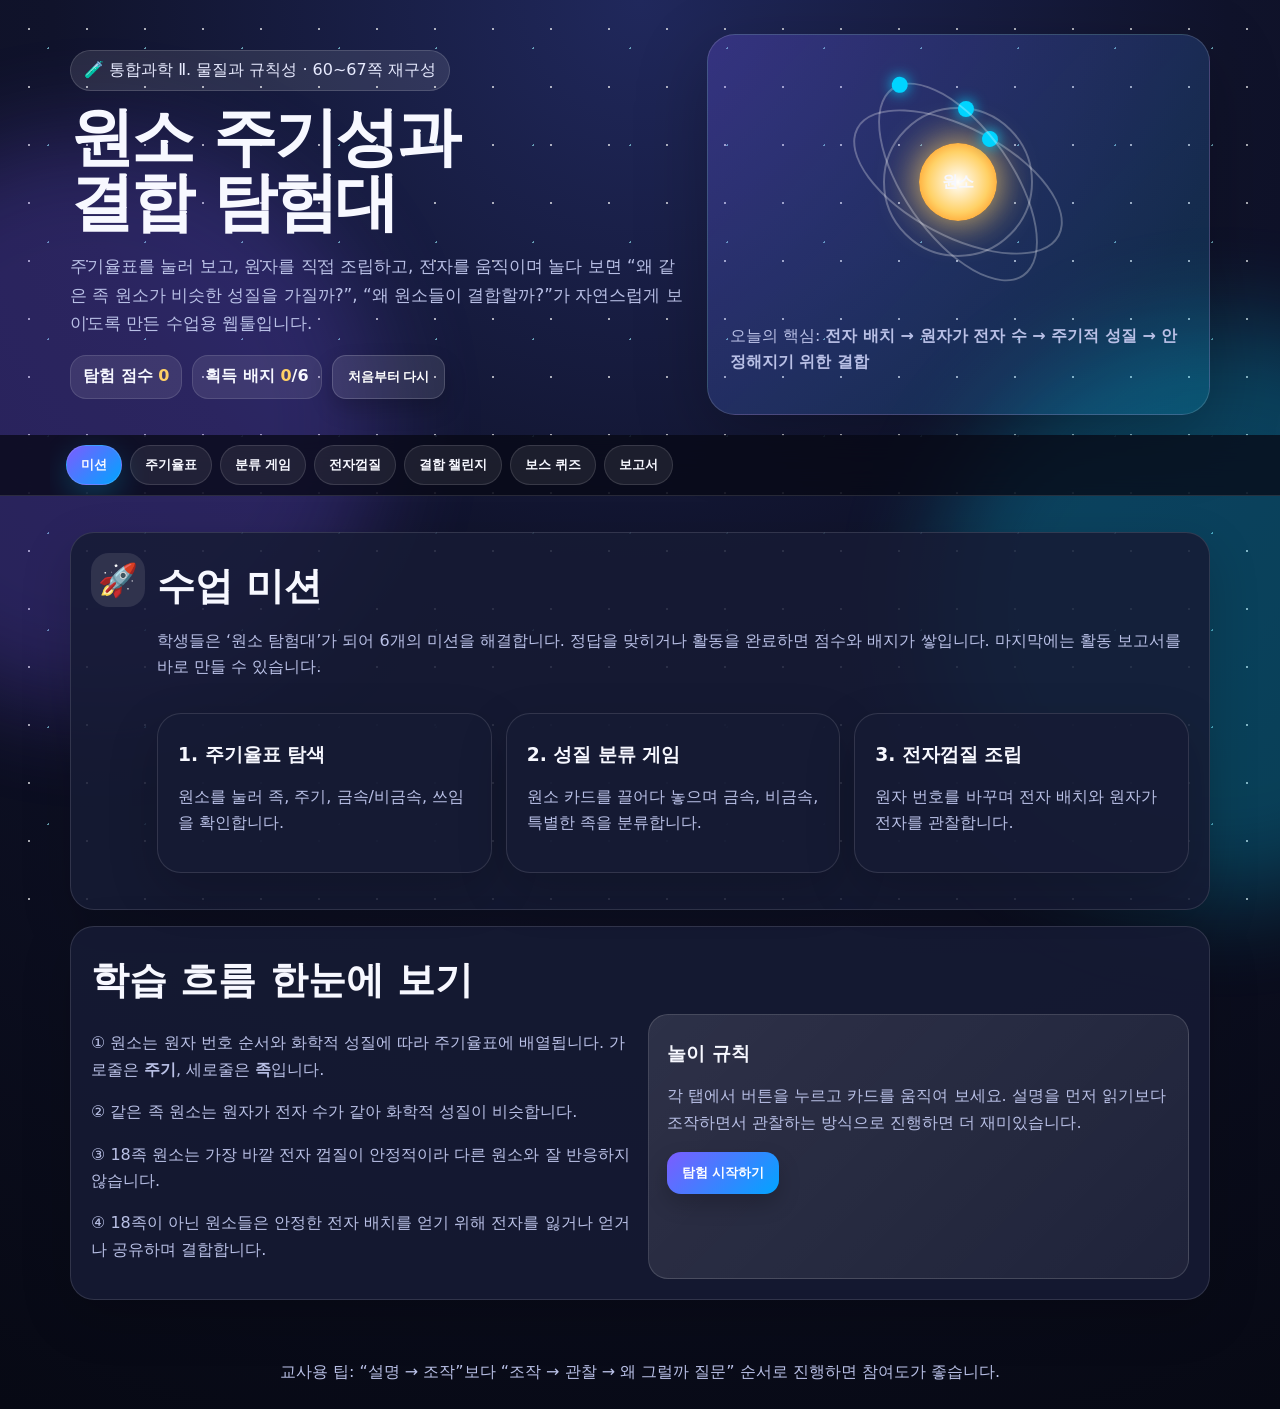
<file: 통합과학1.html>
<!DOCTYPE html>
<html lang="ko">
<head>
<meta charset="UTF-8" />
<meta name="viewport" content="width=device-width, initial-scale=1.0" />
<title>원소 주기성과 결합 탐험대</title>
<style>
  :root{
    --bg:#0d1021;--panel:#171b35;--panel2:#20264b;--text:#f7f8ff;--muted:#b9c0e6;
    --accent:#7c5cff;--accent2:#00d4ff;--good:#45e08f;--warn:#ffd166;--bad:#ff6b8a;
    --metal:#ffd166;--nonmetal:#59d2fe;--metalloid:#b8f26d;--alkali:#ff8fab;--halogen:#a0c4ff;--noble:#cdb4db;
  }
  *{box-sizing:border-box} body{margin:0;font-family:system-ui,-apple-system,BlinkMacSystemFont,"Segoe UI",sans-serif;background:radial-gradient(circle at top,#20285c 0,#10132b 38%,#070914 100%);color:var(--text);overflow-x:hidden}
  .stars{position:fixed;inset:0;pointer-events:none;opacity:.65;background-image:radial-gradient(#fff 1px,transparent 1px),radial-gradient(#90e0ef 1px,transparent 1px);background-size:58px 58px,97px 97px;animation:drift 18s linear infinite;z-index:-2}.glow{position:fixed;width:45vmax;height:45vmax;border-radius:50%;filter:blur(50px);opacity:.25;z-index:-1}.g1{left:-15vmax;top:15vh;background:#7c5cff}.g2{right:-18vmax;bottom:0;background:#00d4ff}@keyframes drift{to{background-position:280px 420px, -220px 260px}}
  header{padding:34px 20px 20px;max-width:1180px;margin:auto}.hero{display:grid;grid-template-columns:1.1fr .9fr;gap:22px;align-items:center}.title{font-size:clamp(2rem,5vw,4.4rem);line-height:1.02;margin:0;font-weight:900;letter-spacing:-.04em}.subtitle{color:var(--muted);font-size:1.05rem;line-height:1.7;max-width:680px}.badge{display:inline-flex;align-items:center;gap:8px;background:rgba(255,255,255,.1);border:1px solid rgba(255,255,255,.15);padding:9px 13px;border-radius:999px;margin-bottom:14px;color:#e8ebff}.heroCard{background:linear-gradient(135deg,rgba(124,92,255,.25),rgba(0,212,255,.14));border:1px solid rgba(255,255,255,.15);border-radius:28px;padding:22px;box-shadow:0 22px 70px rgba(0,0,0,.25)}
  .atomStage{height:250px;position:relative;display:grid;place-items:center}.nucleus{width:78px;height:78px;border-radius:50%;display:grid;place-items:center;font-weight:900;background:radial-gradient(circle,#fff,#ffd166 55%,#ff7b00);box-shadow:0 0 40px #ffd166}.orbit{position:absolute;border:2px solid rgba(255,255,255,.28);border-radius:50%;animation:spin linear infinite}.o1{width:150px;height:150px;animation-duration:7s}.o2{width:230px;height:110px;transform:rotate(28deg);animation-duration:9s}.o3{width:110px;height:230px;transform:rotate(-35deg);animation-duration:11s}.e{position:absolute;width:16px;height:16px;background:#00d4ff;border-radius:50%;box-shadow:0 0 14px #00d4ff;top:-8px;left:50%}@keyframes spin{to{transform:rotate(360deg)}}
  nav{position:sticky;top:0;z-index:10;background:rgba(7,9,20,.75);backdrop-filter:blur(14px);border-bottom:1px solid rgba(255,255,255,.12)}.tabs{max-width:1180px;margin:auto;display:flex;gap:8px;overflow:auto;padding:10px 16px}.tab{border:0;color:var(--text);background:rgba(255,255,255,.08);border:1px solid rgba(255,255,255,.12);padding:10px 14px;border-radius:999px;white-space:nowrap;font-weight:750;cursor:pointer}.tab.active{background:linear-gradient(135deg,var(--accent),#00a5ff);box-shadow:0 10px 30px rgba(0,212,255,.22)}
  main{max-width:1180px;margin:auto;padding:20px}.section{display:none;animation:fade .35s ease}.section.active{display:block}@keyframes fade{from{opacity:0;transform:translateY(8px)}to{opacity:1;transform:none}}
  .card{background:rgba(23,27,53,.86);border:1px solid rgba(255,255,255,.12);border-radius:24px;padding:20px;box-shadow:0 18px 50px rgba(0,0,0,.18);margin:16px 0}.grid2{display:grid;grid-template-columns:1fr 1fr;gap:16px}.grid3{display:grid;grid-template-columns:repeat(3,1fr);gap:14px}.small{color:var(--muted);line-height:1.65}.pill{display:inline-block;padding:6px 10px;border-radius:999px;background:rgba(255,255,255,.09);border:1px solid rgba(255,255,255,.1);font-size:.88rem;margin:2px}.btn{border:0;border-radius:14px;background:linear-gradient(135deg,var(--accent),#00a5ff);color:white;padding:12px 15px;font-weight:850;cursor:pointer;box-shadow:0 10px 22px rgba(0,0,0,.2)}.btn.secondary{background:rgba(255,255,255,.1);border:1px solid rgba(255,255,255,.16)}.btn.good{background:linear-gradient(135deg,#1cc88a,#45e08f)}.btn.warn{background:linear-gradient(135deg,#ff9f1c,#ffd166);color:#1b1730}.btn.bad{background:linear-gradient(135deg,#ff477e,#ff6b8a)}
  h2{font-size:clamp(1.5rem,3vw,2.4rem);margin:8px 0 8px} h3{margin:8px 0 10px}.mission{display:flex;gap:12px;align-items:flex-start}.missionIcon{font-size:2rem;background:rgba(255,255,255,.1);width:54px;height:54px;border-radius:18px;display:grid;place-items:center;flex:none}.scorebar{display:flex;gap:10px;flex-wrap:wrap;margin-top:14px}.scoreItem{background:rgba(255,255,255,.09);border:1px solid rgba(255,255,255,.12);border-radius:16px;padding:10px 12px;font-weight:800}.scoreItem b{color:var(--warn)}
  .ptable{display:grid;grid-template-columns:repeat(18,minmax(38px,1fr));gap:5px;margin-top:14px}.el{min-height:58px;border-radius:10px;border:1px solid rgba(255,255,255,.16);padding:4px;cursor:pointer;background:#252a52;position:relative;transition:.2s;display:flex;flex-direction:column;justify-content:space-between}.el:hover,.el.selected{transform:translateY(-4px) scale(1.03);box-shadow:0 12px 25px rgba(0,0,0,.3);outline:2px solid white}.num{font-size:.65rem;color:#09111f;font-weight:900}.sym{font-size:1.15rem;font-weight:950;color:#06101b}.ename{font-size:.56rem;color:#182033;white-space:nowrap;overflow:hidden;text-overflow:ellipsis}.metal{background:var(--metal)}.nonmetal{background:var(--nonmetal)}.metalloid{background:var(--metalloid)}.noble{background:var(--noble)}.alkali{background:linear-gradient(135deg,var(--alkali),var(--metal))}.halogen{background:linear-gradient(135deg,var(--halogen),var(--nonmetal))}.empty{visibility:hidden}.legend{display:flex;gap:8px;flex-wrap:wrap}.legend span{padding:7px 10px;border-radius:999px;color:#06101b;font-weight:850}.infoPanel{min-height:210px;background:linear-gradient(135deg,rgba(255,255,255,.11),rgba(255,255,255,.05));border-radius:20px;padding:18px;border:1px solid rgba(255,255,255,.14)}
  .dropWrap{display:grid;grid-template-columns:1fr 1fr 1fr;gap:12px}.bucket{min-height:210px;border:2px dashed rgba(255,255,255,.24);border-radius:20px;padding:12px;background:rgba(255,255,255,.05)}.bucket.over{border-color:var(--accent2);background:rgba(0,212,255,.12)}.dragPool{display:flex;flex-wrap:wrap;gap:8px;margin-top:10px}.chip{user-select:none;cursor:grab;border-radius:16px;padding:10px 12px;background:rgba(255,255,255,.12);border:1px solid rgba(255,255,255,.15);font-weight:900}.chip:active{cursor:grabbing}.result{font-weight:850;margin-top:10px;min-height:28px}.ok{color:var(--good)}.no{color:var(--bad)}
  .shellLab{display:grid;grid-template-columns:380px 1fr;gap:18px}.atomCanvas{background:radial-gradient(circle,#28305f,#11152e);border-radius:24px;min-height:430px;display:grid;place-items:center;position:relative;overflow:hidden}.shell{position:absolute;border:2px solid rgba(255,255,255,.35);border-radius:50%}.s1{width:120px;height:120px}.s2{width:220px;height:220px}.s3{width:320px;height:320px}.electron{position:absolute;width:15px;height:15px;border-radius:50%;background:#7be7ff;box-shadow:0 0 12px #7be7ff}.centerNucleus{width:76px;height:76px;border-radius:50%;background:radial-gradient(circle,#fff,#ffcf56 58%,#ff6d00);display:grid;place-items:center;color:#17110b;font-weight:950;z-index:2}.controlRow{display:flex;gap:8px;align-items:center;flex-wrap:wrap}.range{width:100%;accent-color:#7c5cff}.statGrid{display:grid;grid-template-columns:repeat(2,1fr);gap:10px}.stat{padding:12px;border-radius:16px;background:rgba(255,255,255,.09);border:1px solid rgba(255,255,255,.12)}.stat b{display:block;color:#fff;font-size:1.35rem}.miniPtable{display:grid;grid-template-columns:repeat(8,1fr);gap:5px;margin-top:8px}.miniCell{padding:8px 4px;text-align:center;border-radius:10px;background:rgba(255,255,255,.08);border:1px solid rgba(255,255,255,.1);cursor:pointer;font-weight:900}.miniCell.active{background:#ffd166;color:#111}
  .bondArea{display:grid;grid-template-columns:1fr 1.1fr;gap:16px}.scenario{display:grid;gap:10px}.scenarioBtn{text-align:left}.bondStage{min-height:360px;background:radial-gradient(circle at top,#28305f,#11152e);border-radius:24px;position:relative;overflow:hidden;padding:18px}.bigAtom{position:absolute;border-radius:50%;display:grid;place-items:center;font-weight:950;color:#12162d;border:3px solid rgba(255,255,255,.65);box-shadow:0 0 30px rgba(255,255,255,.13)}.atomNa{width:120px;height:120px;background:#ffd166;left:60px;top:120px}.atomCl{width:150px;height:150px;background:#a0c4ff;right:70px;top:105px}.atomO{width:140px;height:140px;background:#ff8fab;left:80px;top:90px}.atomH1,.atomH2{width:80px;height:80px;background:#e9f7ff;color:#111}.atomH1{right:120px;top:65px}.atomH2{right:120px;bottom:65px}.bondText{position:absolute;left:18px;right:18px;bottom:16px;background:rgba(0,0,0,.35);border:1px solid rgba(255,255,255,.12);border-radius:18px;padding:14px;line-height:1.55}.choiceBox{display:flex;flex-wrap:wrap;gap:8px;margin-top:10px}.choice{background:rgba(255,255,255,.1);border:1px solid rgba(255,255,255,.15);color:white;border-radius:14px;padding:10px 12px;cursor:pointer;font-weight:800}.choice.correct{background:rgba(69,224,143,.24);border-color:var(--good)}.choice.wrong{background:rgba(255,107,138,.24);border-color:var(--bad)}
  .quizGrid{display:grid;grid-template-columns:repeat(2,1fr);gap:14px}.quizCard{background:rgba(255,255,255,.08);border:1px solid rgba(255,255,255,.12);border-radius:20px;padding:16px}.quizOpts{display:grid;gap:8px;margin-top:10px}.quizOpt{border:1px solid rgba(255,255,255,.15);background:rgba(255,255,255,.08);color:white;padding:10px;border-radius:12px;text-align:left;cursor:pointer}.quizOpt.done.goodAns{background:rgba(69,224,143,.25);border-color:var(--good)}.quizOpt.done.badAns{background:rgba(255,107,138,.25);border-color:var(--bad)}.stickerBoard{display:flex;gap:10px;flex-wrap:wrap;min-height:70px}.sticker{font-size:2rem;filter:drop-shadow(0 8px 8px rgba(0,0,0,.25));animation:pop .35s ease}@keyframes pop{from{transform:scale(.2) rotate(-25deg);opacity:0}to{transform:scale(1);opacity:1}}
  .reportBox textarea,.reportBox input{width:100%;background:rgba(255,255,255,.08);border:1px solid rgba(255,255,255,.18);color:white;border-radius:14px;padding:12px;font:inherit}.reportBox textarea{min-height:90px}.reportPreview{white-space:pre-wrap;background:white;color:#101426;border-radius:18px;padding:18px;line-height:1.7}.footerNote{color:var(--muted);text-align:center;padding:26px}
  @media(max-width:900px){.hero,.grid2,.grid3,.shellLab,.bondArea,.quizGrid{grid-template-columns:1fr}.ptable{grid-template-columns:repeat(9,1fr)}.dropWrap{grid-template-columns:1fr}.atomCanvas{min-height:360px}.el{min-height:52px}.shellLab{display:block}.heroCard{margin-top:10px}}
</style>
</head>
<body>
<div class="stars"></div><div class="glow g1"></div><div class="glow g2"></div>
<header>
  <div class="hero">
    <div>
      <div class="badge">🧪 통합과학 Ⅱ. 물질과 규칙성 · 60~67쪽 재구성</div>
      <h1 class="title">원소 주기성과<br>결합 탐험대</h1>
      <p class="subtitle">주기율표를 눌러 보고, 원자를 직접 조립하고, 전자를 움직이며 놀다 보면 “왜 같은 족 원소가 비슷한 성질을 가질까?”, “왜 원소들이 결합할까?”가 자연스럽게 보이도록 만든 수업용 웹툴입니다.</p>
      <div class="scorebar">
        <div class="scoreItem">탐험 점수 <b id="score">0</b></div>
        <div class="scoreItem">획득 배지 <b id="badgeCount">0</b>/6</div>
        <button class="btn secondary" onclick="resetAll()">처음부터 다시</button>
      </div>
    </div>
    <div class="heroCard">
      <div class="atomStage" aria-label="움직이는 원자 모형">
        <div class="orbit o1"><span class="e"></span></div><div class="orbit o2"><span class="e"></span></div><div class="orbit o3"><span class="e"></span></div><div class="nucleus">원소</div>
      </div>
      <p class="small">오늘의 핵심: <b>전자 배치 → 원자가 전자 수 → 주기적 성질 → 안정해지기 위한 결합</b></p>
    </div>
  </div>
</header>
<nav><div class="tabs" id="tabs"></div></nav>
<main>
  <section class="section active" id="s0">
    <div class="card mission"><div class="missionIcon">🚀</div><div><h2>수업 미션</h2><p class="small">학생들은 ‘원소 탐험대’가 되어 6개의 미션을 해결합니다. 정답을 맞히거나 활동을 완료하면 점수와 배지가 쌓입니다. 마지막에는 활동 보고서를 바로 만들 수 있습니다.</p><div class="grid3"><div class="card"><h3>1. 주기율표 탐색</h3><p class="small">원소를 눌러 족, 주기, 금속/비금속, 쓰임을 확인합니다.</p></div><div class="card"><h3>2. 성질 분류 게임</h3><p class="small">원소 카드를 끌어다 놓으며 금속, 비금속, 특별한 족을 분류합니다.</p></div><div class="card"><h3>3. 전자껍질 조립</h3><p class="small">원자 번호를 바꾸며 전자 배치와 원자가 전자를 관찰합니다.</p></div></div></div></div>
    <div class="card"><h2>학습 흐름 한눈에 보기</h2><div class="grid2"><div><p class="small">① 원소는 원자 번호 순서와 화학적 성질에 따라 주기율표에 배열됩니다. 가로줄은 <b>주기</b>, 세로줄은 <b>족</b>입니다.</p><p class="small">② 같은 족 원소는 원자가 전자 수가 같아 화학적 성질이 비슷합니다.</p><p class="small">③ 18족 원소는 가장 바깥 전자 껍질이 안정적이라 다른 원소와 잘 반응하지 않습니다.</p><p class="small">④ 18족이 아닌 원소들은 안정한 전자 배치를 얻기 위해 전자를 잃거나 얻거나 공유하며 결합합니다.</p></div><div class="infoPanel"><h3>놀이 규칙</h3><p class="small">각 탭에서 버튼을 누르고 카드를 움직여 보세요. 설명을 먼저 읽기보다 조작하면서 관찰하는 방식으로 진행하면 더 재미있습니다.</p><button class="btn" onclick="go(1)">탐험 시작하기</button></div></div></div>
  </section>

  <section class="section" id="s1">
    <div class="card"><h2>🧭 주기율표 터치 탐험</h2><p class="small">원소 카드를 누르면 정보가 나타납니다. 같은 세로줄을 보면 성질이 반복되는 단서가 보입니다.</p><div class="legend"><span style="background:var(--metal)">금속</span><span style="background:var(--nonmetal)">비금속</span><span style="background:var(--metalloid)">준금속</span><span style="background:var(--alkali)">알칼리 금속</span><span style="background:var(--halogen)">할로젠</span><span style="background:var(--noble)">18족</span></div><div class="grid2"><div><div class="ptable" id="ptable"></div></div><div class="infoPanel" id="elInfo"><h3>원소를 눌러 보세요</h3><p class="small">예: Na를 누르면 1족, 3주기, 금속 원소이며 원자가 전자 수가 1개라는 것을 볼 수 있습니다.</p></div></div></div>
  </section>

  <section class="section" id="s2">
    <div class="card"><h2>🧲 원소 성질 분류 게임</h2><p class="small">아래 원소 카드를 알맞은 구역으로 끌어다 놓으세요. 한 카드가 여러 특징을 가질 수 있으니, 이 게임에서는 카드 위에 적힌 미션 기준으로 분류합니다.</p><div class="dragPool" id="dragPool"></div><div class="dropWrap"><div class="bucket" data-accept="metal"><h3>금속 원소</h3><p class="small">광택, 전기·열 전달, 힘을 받으면 모양 변화</p></div><div class="bucket" data-accept="nonmetal"><h3>비금속 원소</h3><p class="small">대체로 광택이 없고 전기·열 전달이 약함</p></div><div class="bucket" data-accept="special"><h3>특별한 족</h3><p class="small">알칼리 금속, 할로젠, 18족처럼 성질이 뚜렷한 집단</p></div></div><div class="result" id="sortResult"></div><button class="btn good" onclick="checkSort()">분류 확인</button> <button class="btn secondary" onclick="makeDragCards()">카드 다시 섞기</button></div>
  </section>

  <section class="section" id="s3">
    <div class="card"><h2>⚛️ 전자껍질 조립 연구소</h2><p class="small">원자 번호를 바꾸면 전자가 가까운 전자 껍질부터 채워집니다. 1번~18번 원소에서 첫 번째 껍질은 최대 2개, 두 번째와 세 번째 껍질은 최대 8개로 관찰해 봅니다.</p><div class="shellLab"><div class="atomCanvas" id="atomCanvas"><div class="shell s1"></div><div class="shell s2"></div><div class="shell s3"></div><div class="centerNucleus" id="nuc">1+</div></div><div><div class="controlRow"><button class="btn secondary" onclick="changeZ(-1)">-</button><input class="range" id="zRange" type="range" min="1" max="18" value="1" oninput="setZ(+this.value)"><button class="btn secondary" onclick="changeZ(1)">+</button></div><div class="statGrid" style="margin-top:12px"><div class="stat">원소<b id="atomName">수소 H</b></div><div class="stat">전자 배치<b id="config">1</b></div><div class="stat">전자 껍질 수<b id="periodStat">1주기</b></div><div class="stat">원자가 전자<b id="valenceStat">1개</b></div></div><h3>빠른 선택</h3><div class="miniPtable" id="miniPtable"></div><div class="infoPanel" style="margin-top:12px"><h3 id="shellHintTitle">관찰 포인트</h3><p class="small" id="shellHint">같은 족 원소는 원자가 전자 수가 같아서 비슷한 화학적 성질을 가집니다.</p><button class="btn" onclick="award('전자껍질 조립자',80,'전자 배치 규칙을 조작해 확인했어요!')">연구소 미션 완료</button></div></div></div></div>
  </section>

  <section class="section" id="s4">
    <div class="card"><h2>🛡️ 18족 안정성 챌린지</h2><p class="small">18족 원소처럼 가장 바깥 전자 껍질을 안정적으로 만들려면 어떻게 해야 할까요? 상황을 선택하고 알맞은 방법을 골라 보세요.</p><div class="bondArea"><div><div class="scenario"><button class="btn scenarioBtn" onclick="loadScenario('nacl')">나트륨 + 염소: 전자를 주고받기</button><button class="btn scenarioBtn" onclick="loadScenario('water')">산소 + 수소: 전자를 함께 쓰기</button><button class="btn scenarioBtn" onclick="loadScenario('noble')">아르곤: 이미 안정한 18족</button></div><div class="choiceBox" id="bondChoices"></div><div class="result" id="bondResult"></div></div><div class="bondStage" id="bondStage"></div></div></div>
  </section>

  <section class="section" id="s5">
    <div class="card"><h2>🎮 보스 퀴즈: 주기성의 문을 열어라</h2><p class="small">정답을 고르면 스티커 배지가 등장합니다. 틀려도 바로 다시 고르면 됩니다.</p><div class="quizGrid" id="quizGrid"></div></div><div class="card"><h2>획득한 배지</h2><div class="stickerBoard" id="stickerBoard"></div></div>
  </section>

  <section class="section" id="s6">
    <div class="card reportBox"><h2>📝 활동 보고서 자동 정리</h2><p class="small">수업 후 학생들이 짧게 작성하면 활동지처럼 출력할 수 있습니다.</p><div class="grid2"><div><label>이름 또는 모둠명<input id="rName" placeholder="예: 3모둠 원소탐험대"></label><label>오늘 발견한 규칙<textarea id="rRule" placeholder="예: 같은 족 원소는 원자가 전자 수가 같아서 성질이 비슷하다."></textarea></label><label>가장 재미있었던 조작<textarea id="rFun" placeholder="예: 전자껍질을 바꾸니 원자가 전자가 달라지는 것이 보였다."></textarea></label><label>더 궁금한 점<textarea id="rQ" placeholder="예: 19번 이후 원소의 전자 배치는 어떻게 될까?"></textarea></label><button class="btn good" onclick="makeReport()">보고서 생성</button> <button class="btn secondary" onclick="window.print()">인쇄 / PDF 저장</button></div><div><div class="reportPreview" id="reportPreview">보고서 생성 버튼을 누르면 여기에 정리됩니다.</div></div></div></div>
  </section>
</main>
<div class="footerNote">교사용 팁: “설명 → 조작”보다 “조작 → 관찰 → 왜 그럴까 질문” 순서로 진행하면 참여도가 좋습니다.</div>
<script>
const sections=['미션','주기율표','분류 게임','전자껍질','결합 챌린지','보스 퀴즈','보고서'];
const tabs=document.getElementById('tabs');sections.forEach((t,i)=>{let b=document.createElement('button');b.className='tab '+(i===0?'active':'');b.textContent=t;b.onclick=()=>go(i);tabs.appendChild(b)});
function go(i){document.querySelectorAll('.section').forEach((s,idx)=>s.classList.toggle('active',idx===i));document.querySelectorAll('.tab').forEach((b,idx)=>b.classList.toggle('active',idx===i));window.scrollTo({top:0,behavior:'smooth'}) }
let score=0,badges=[];function award(name,pts,msg){if(!badges.includes(name)){badges.push(name);score+=pts;document.getElementById('score').textContent=score;document.getElementById('badgeCount').textContent=badges.length;renderBadges();toast(msg||name+' 배지 획득!')}}
function toast(msg){let t=document.createElement('div');t.textContent='✨ '+msg;t.style.cssText='position:fixed;left:50%;bottom:24px;transform:translateX(-50%);background:#11172f;color:white;padding:13px 18px;border-radius:999px;border:1px solid rgba(255,255,255,.2);z-index:999;box-shadow:0 12px 32px rgba(0,0,0,.35);font-weight:850';document.body.appendChild(t);setTimeout(()=>t.remove(),2300)}
function renderBadges(){document.getElementById('stickerBoard').innerHTML=badges.map((b,i)=>`<div class="sticker" title="${b}">${['🧪','🧲','⚛️','🛡️','🌟','🏆'][i%6]}</div><span class="pill">${b}</span>`).join('')}
function resetAll(){score=0;badges=[];document.getElementById('score').textContent=0;document.getElementById('badgeCount').textContent=0;renderBadges();makeDragCards();setZ(1);toast('탐험 기록을 초기화했어요')}
const elements=[
{z:1,s:'H',n:'수소',p:1,g:1,c:'nonmetal',type:'비금속',use:'물과 생명체를 이루는 기본 원소. 1족 위치지만 알칼리 금속은 아님.',val:1},
{z:2,s:'He',n:'헬륨',p:1,g:18,c:'noble',type:'18족 비활성 기체',use:'광고용 기구, 낮은 온도 실험 등에 이용.',val:2},
{z:3,s:'Li',n:'리튬',p:2,g:1,c:'alkali',type:'알칼리 금속',use:'배터리 등에 이용. 물과 반응성이 큼.',val:1},
{z:4,s:'Be',n:'베릴륨',p:2,g:2,c:'metal',type:'금속',use:'가볍고 단단한 합금 재료.',val:2},
{z:5,s:'B',n:'붕소',p:2,g:13,c:'metalloid',type:'준금속',use:'금속과 비금속의 중간 성질.',val:3},
{z:6,s:'C',n:'탄소',p:2,g:14,c:'nonmetal',type:'비금속',use:'흑연, 다이아몬드, 생명체의 핵심 원소.',val:4},
{z:7,s:'N',n:'질소',p:2,g:15,c:'nonmetal',type:'비금속',use:'제품 포장용 충전 기체 등.',val:5},
{z:8,s:'O',n:'산소',p:2,g:16,c:'nonmetal',type:'비금속',use:'호흡과 산화, 물질 구성에 중요.',val:6},
{z:9,s:'F',n:'플루오린',p:2,g:17,c:'halogen',type:'할로젠',use:'반응성이 큰 17족 원소.',val:7},
{z:10,s:'Ne',n:'네온',p:2,g:18,c:'noble',type:'18족 비활성 기체',use:'빛을 내는 간판에 이용.',val:8},
{z:11,s:'Na',n:'나트륨',p:3,g:1,c:'alkali',type:'알칼리 금속',use:'노란색 전등, 염화나트륨의 구성 원소.',val:1},
{z:12,s:'Mg',n:'마그네슘',p:3,g:2,c:'metal',type:'금속',use:'가볍고 반짝이는 금속 재료.',val:2},
{z:13,s:'Al',n:'알루미늄',p:3,g:13,c:'metal',type:'금속',use:'캔, 창틀, 가벼운 구조물에 이용.',val:3},
{z:14,s:'Si',n:'규소',p:3,g:14,c:'metalloid',type:'준금속',use:'반도체, 지각 구성 성분.',val:4},
{z:15,s:'P',n:'인',p:3,g:15,c:'nonmetal',type:'비금속',use:'성냥 등에 이용.',val:5},
{z:16,s:'S',n:'황',p:3,g:16,c:'nonmetal',type:'비금속',use:'여러 광물과 생명체 구성 성분.',val:6},
{z:17,s:'Cl',n:'염소',p:3,g:17,c:'halogen',type:'할로젠',use:'나트륨과 결합해 염화나트륨을 이룸.',val:7},
{z:18,s:'Ar',n:'아르곤',p:3,g:18,c:'noble',type:'18족 비활성 기체',use:'이중창 유리 사이를 채울 때 이용.',val:8}
];
const positions={1:[1,18],2:[1,18],3:[1,2,13,14,15,16,17,18]};
function buildPTable(){const p=document.getElementById('ptable');p.innerHTML='';for(let period=1;period<=3;period++){for(let group=1;group<=18;group++){let el=elements.find(e=>e.p===period&&e.g===group);let d=document.createElement('div');if(!el){d.className='empty';p.appendChild(d);continue}d.className='el '+el.c;d.innerHTML=`<div class="num">${el.z}</div><div class="sym">${el.s}</div><div class="ename">${el.n}</div>`;d.onclick=()=>selectElement(el,d);p.appendChild(d)}}}
function selectElement(el,node){document.querySelectorAll('.el').forEach(x=>x.classList.remove('selected'));node.classList.add('selected');document.getElementById('elInfo').innerHTML=`<h3>${el.n} (${el.s})</h3><p><span class="pill">원자 번호 ${el.z}</span><span class="pill">${el.p}주기</span><span class="pill">${el.g}족</span><span class="pill">${el.type}</span></p><p class="small"><b>원자가 전자:</b> ${el.val}개</p><p class="small"><b>쓰임/특징:</b> ${el.use}</p><p class="small">관찰 질문: ${el.g}족의 다른 원소도 원자가 전자 수가 같을까요?</p><button class="btn" onclick="award('주기율표 탐험가',60,'주기율표에서 원소 정보를 찾아냈어요!')">탐험 기록하기</button>`}
buildPTable();
const dragItems=[{s:'Fe',n:'철',a:'metal'},{s:'Cu',n:'구리',a:'metal'},{s:'Au',n:'금',a:'metal'},{s:'C',n:'탄소',a:'nonmetal'},{s:'N',n:'질소',a:'nonmetal'},{s:'P',n:'인',a:'nonmetal'},{s:'Li',n:'리튬',a:'special'},{s:'Cl',n:'염소',a:'special'},{s:'Ar',n:'아르곤',a:'special'}];
function makeDragCards(){const pool=document.getElementById('dragPool');pool.innerHTML='';document.querySelectorAll('.bucket').forEach(b=>{b.querySelectorAll('.chip').forEach(c=>c.remove());b.classList.remove('over')});[...dragItems].sort(()=>Math.random()-.5).forEach(it=>{let c=document.createElement('div');c.className='chip';c.draggable=true;c.dataset.accept=it.a;c.textContent=`${it.n} ${it.s}`;c.addEventListener('dragstart',e=>{e.dataTransfer.setData('text/plain',JSON.stringify(it));setTimeout(()=>c.classList.add('dragging'),0)});c.addEventListener('dragend',()=>c.classList.remove('dragging'));pool.appendChild(c)});document.getElementById('sortResult').textContent=''}
document.querySelectorAll('.bucket').forEach(b=>{b.addEventListener('dragover',e=>{e.preventDefault();b.classList.add('over')});b.addEventListener('dragleave',()=>b.classList.remove('over'));b.addEventListener('drop',e=>{e.preventDefault();b.classList.remove('over');let chip=document.querySelector('.chip.dragging');if(chip)b.appendChild(chip)})});
function checkSort(){let total=0,ok=0;document.querySelectorAll('.bucket .chip').forEach(c=>{total++;if(c.dataset.accept===c.parentElement.dataset.accept)ok++});let r=document.getElementById('sortResult');if(total<dragItems.length){r.innerHTML='<span class="no">아직 놓지 않은 카드가 있어요.</span>';return}if(ok===total){r.innerHTML='<span class="ok">완벽해요! 금속/비금속/특별한 족의 특징을 구분했어요.</span>';award('성질 분류 마스터',80,'원소 성질 분류 성공!')}else{r.innerHTML=`<span class="no">${total-ok}개 카드가 다른 구역에 있어요. 다시 관찰해 봐요.</span>`}}
makeDragCards();
function shellConfig(z){if(z<=2)return [z,0,0];if(z<=10)return [2,z-2,0];return [2,8,z-10]}
let currentZ=1;function setZ(z){currentZ=Math.max(1,Math.min(18,z));document.getElementById('zRange').value=currentZ;renderAtom();renderMini()}
function changeZ(d){setZ(currentZ+d)}
function renderAtom(){const el=elements.find(e=>e.z===currentZ);const conf=shellConfig(currentZ);const canvas=document.getElementById('atomCanvas');canvas.querySelectorAll('.electron').forEach(e=>e.remove());document.getElementById('nuc').textContent=currentZ+'+';document.getElementById('atomName').textContent=`${el.n} ${el.s}`;document.getElementById('config').textContent=conf.filter(x=>x>0).join(' - ');document.getElementById('periodStat').textContent=el.p+'주기';document.getElementById('valenceStat').textContent=el.val+'개';document.getElementById('shellHint').innerHTML=`${el.n}의 가장 바깥 전자 껍질에는 <b>${el.val}개</b>의 전자가 있습니다. ${el.g===18?'18족이라 안정적인 전자 배치를 가집니다.':'18족처럼 안정해지기 위해 결합에 참여할 수 있습니다.'}`;
 const radii=[60,110,160];conf.forEach((cnt,si)=>{for(let i=0;i<cnt;i++){let ang=(Math.PI*2/cnt)*i-(Math.PI/2)+(si*.2);let e=document.createElement('div');e.className='electron';let cx=canvas.clientWidth/2,cy=canvas.clientHeight/2;let x=cx+radii[si]*Math.cos(ang)-7.5,y=cy+radii[si]*Math.sin(ang)-7.5;e.style.left=x+'px';e.style.top=y+'px';canvas.appendChild(e)}})}
function renderMini(){const m=document.getElementById('miniPtable');m.innerHTML='';elements.forEach(el=>{let d=document.createElement('div');d.className='miniCell '+(el.z===currentZ?'active':'');d.textContent=el.s;d.onclick=()=>setZ(el.z);m.appendChild(d)})}
window.addEventListener('resize',()=>renderAtom());setZ(1);
function loadScenario(kind){const st=document.getElementById('bondStage'),ch=document.getElementById('bondChoices'),res=document.getElementById('bondResult');res.textContent='';ch.innerHTML='';if(kind==='nacl'){st.innerHTML='<div class="bigAtom atomNa">Na<br>1개 잃기</div><div class="bigAtom atomCl">Cl<br>1개 얻기</div><div class="bondText">나트륨은 전자 1개를 잃고, 염소는 전자 1개를 얻으면 둘 다 18족과 비슷한 안정한 전자 배치에 가까워집니다.</div>';choices(['Na가 전자를 잃고 Cl이 얻는다','둘 다 전자를 7개 잃는다','아무 변화도 없다'],0,'이온 결합의 핵심 방향을 찾았어요!')}
else if(kind==='water'){st.innerHTML='<div class="bigAtom atomO">O<br>6개</div><div class="bigAtom atomH1">H</div><div class="bigAtom atomH2">H</div><div class="bondText">산소와 수소는 전자를 완전히 주고받기보다 서로 공유하여 안정한 전자 배치에 가까워질 수 있습니다.</div>';choices(['전자를 함께 공유한다','산소가 전자 6개를 모두 잃는다','수소가 전자를 8개 가진다'],0,'공유 결합의 생각을 잡았어요!')}
else{st.innerHTML='<div class="bigAtom" style="width:160px;height:160px;left:calc(50% - 80px);top:80px;background:#cdb4db">Ar<br>18족</div><div class="bondText">아르곤은 가장 바깥 전자 껍질에 8개의 전자가 채워져 있어 안정적입니다. 그래서 다른 원소와 잘 반응하지 않습니다.</div>';choices(['이미 안정해서 잘 반응하지 않는다','항상 물과 폭발적으로 반응한다','전자 7개가 부족하다'],0,'18족 안정성 확인 완료!')}}
function choices(arr,correct,msg){const ch=document.getElementById('bondChoices');arr.forEach((a,i)=>{let b=document.createElement('button');b.className='choice';b.textContent=a;b.onclick=()=>{document.querySelectorAll('.choice').forEach(x=>x.disabled=true);if(i===correct){b.classList.add('correct');document.getElementById('bondResult').innerHTML='<span class="ok">정답! '+msg+'</span>';award('안정성 해결사',90,msg)}else{b.classList.add('wrong');document.getElementById('bondResult').innerHTML='<span class="no">아쉬워요. 18족처럼 안정해지는 방법을 다시 생각해 봐요.</span>';setTimeout(()=>document.querySelectorAll('.choice').forEach(x=>x.disabled=false),600)}};ch.appendChild(b)})}
loadScenario('nacl');
const quiz=[
{q:'주기율표의 가로줄을 무엇이라고 할까요?',o:['족','주기','원자가 전자','전자 껍질'],a:1,e:'가로줄은 주기, 세로줄은 족입니다.'},
{q:'같은 족 원소가 비슷한 화학적 성질을 가지는 까닭은?',o:['원자 번호가 모두 같다','원자가 전자 수가 같다','색이 모두 같다','질량이 모두 같다'],a:1,e:'원자가 전자는 화학적 성질과 관련됩니다.'},
{q:'1번~18번 원소에서 두 번째 전자 껍질에 최대로 들어갈 수 있는 전자 수는?',o:['2개','4개','8개','18개'],a:2,e:'두 번째와 세 번째 껍질은 최대 8개로 다룹니다.'},
{q:'알칼리 금속에 대한 설명으로 알맞은 것은?',o:['18족 원소이다','물과 반응성이 크다','모두 비금속이다','가장 바깥 전자가 8개다'],a:1,e:'리튬, 나트륨, 칼륨 등 1족 알칼리 금속은 물과 잘 반응합니다.'},
{q:'18족 원소가 다른 원소와 잘 반응하지 않는 까닭은?',o:['전자 배치가 안정적이어서','항상 액체라서','원자핵이 없어서','전자가 하나도 없어서'],a:0,e:'가장 바깥 껍질에 2개 또는 8개의 전자가 채워져 안정합니다.'},
{q:'18족이 아닌 원소들이 결합을 형성하는 큰 이유는?',o:['무조건 무거워지려고','빛을 내려고','안정한 전자 배치를 얻으려고','원자 번호를 바꾸려고'],a:2,e:'전자를 잃거나 얻거나 공유하여 안정해지려 합니다.'}
];
function buildQuiz(){const qg=document.getElementById('quizGrid');qg.innerHTML='';quiz.forEach((q,idx)=>{let c=document.createElement('div');c.className='quizCard';c.innerHTML=`<h3>문 ${idx+1}. ${q.q}</h3><div class="quizOpts"></div><p class="small" id="exp${idx}"></p>`;let opts=c.querySelector('.quizOpts');q.o.forEach((op,i)=>{let b=document.createElement('button');b.className='quizOpt';b.textContent=op;b.onclick=()=>{b.classList.add('done',i===q.a?'goodAns':'badAns');if(i===q.a){document.getElementById('exp'+idx).innerHTML='✅ '+q.e;award('보스 퀴즈 '+(idx+1),30,'퀴즈 '+(idx+1)+'번 해결!')}else{document.getElementById('exp'+idx).innerHTML='💡 '+q.e}};opts.appendChild(b)});qg.appendChild(c)})}
buildQuiz();
function makeReport(){const name=document.getElementById('rName').value||'원소탐험대';const rule=document.getElementById('rRule').value||'같은 족 원소는 원자가 전자 수가 같아 화학적 성질이 비슷하다.';const fun=document.getElementById('rFun').value||'주기율표와 전자껍질을 직접 조작하며 규칙을 관찰했다.';const qq=document.getElementById('rQ').value||'다른 원소들의 결합 방식도 더 알아보고 싶다.';document.getElementById('reportPreview').textContent=`[원소 주기성과 결합 탐험 보고서]\n\n작성자: ${name}\n탐험 점수: ${score}점\n획득 배지: ${badges.join(', ')||'아직 없음'}\n\n1. 오늘 발견한 규칙\n${rule}\n\n2. 가장 재미있었던 조작\n${fun}\n\n3. 더 궁금한 점\n${qq}\n\n4. 핵심 정리\n원소는 주기율표에서 원자 번호와 화학적 성질에 따라 배열된다. 같은 족 원소는 원자가 전자 수가 같아 비슷한 성질을 가지며, 18족이 아닌 원소들은 안정한 전자 배치를 얻기 위해 결합을 형성한다.`;award('보고서 작성자',70,'활동 보고서 생성 완료!')}
</script>
</body>
</html>
</file>
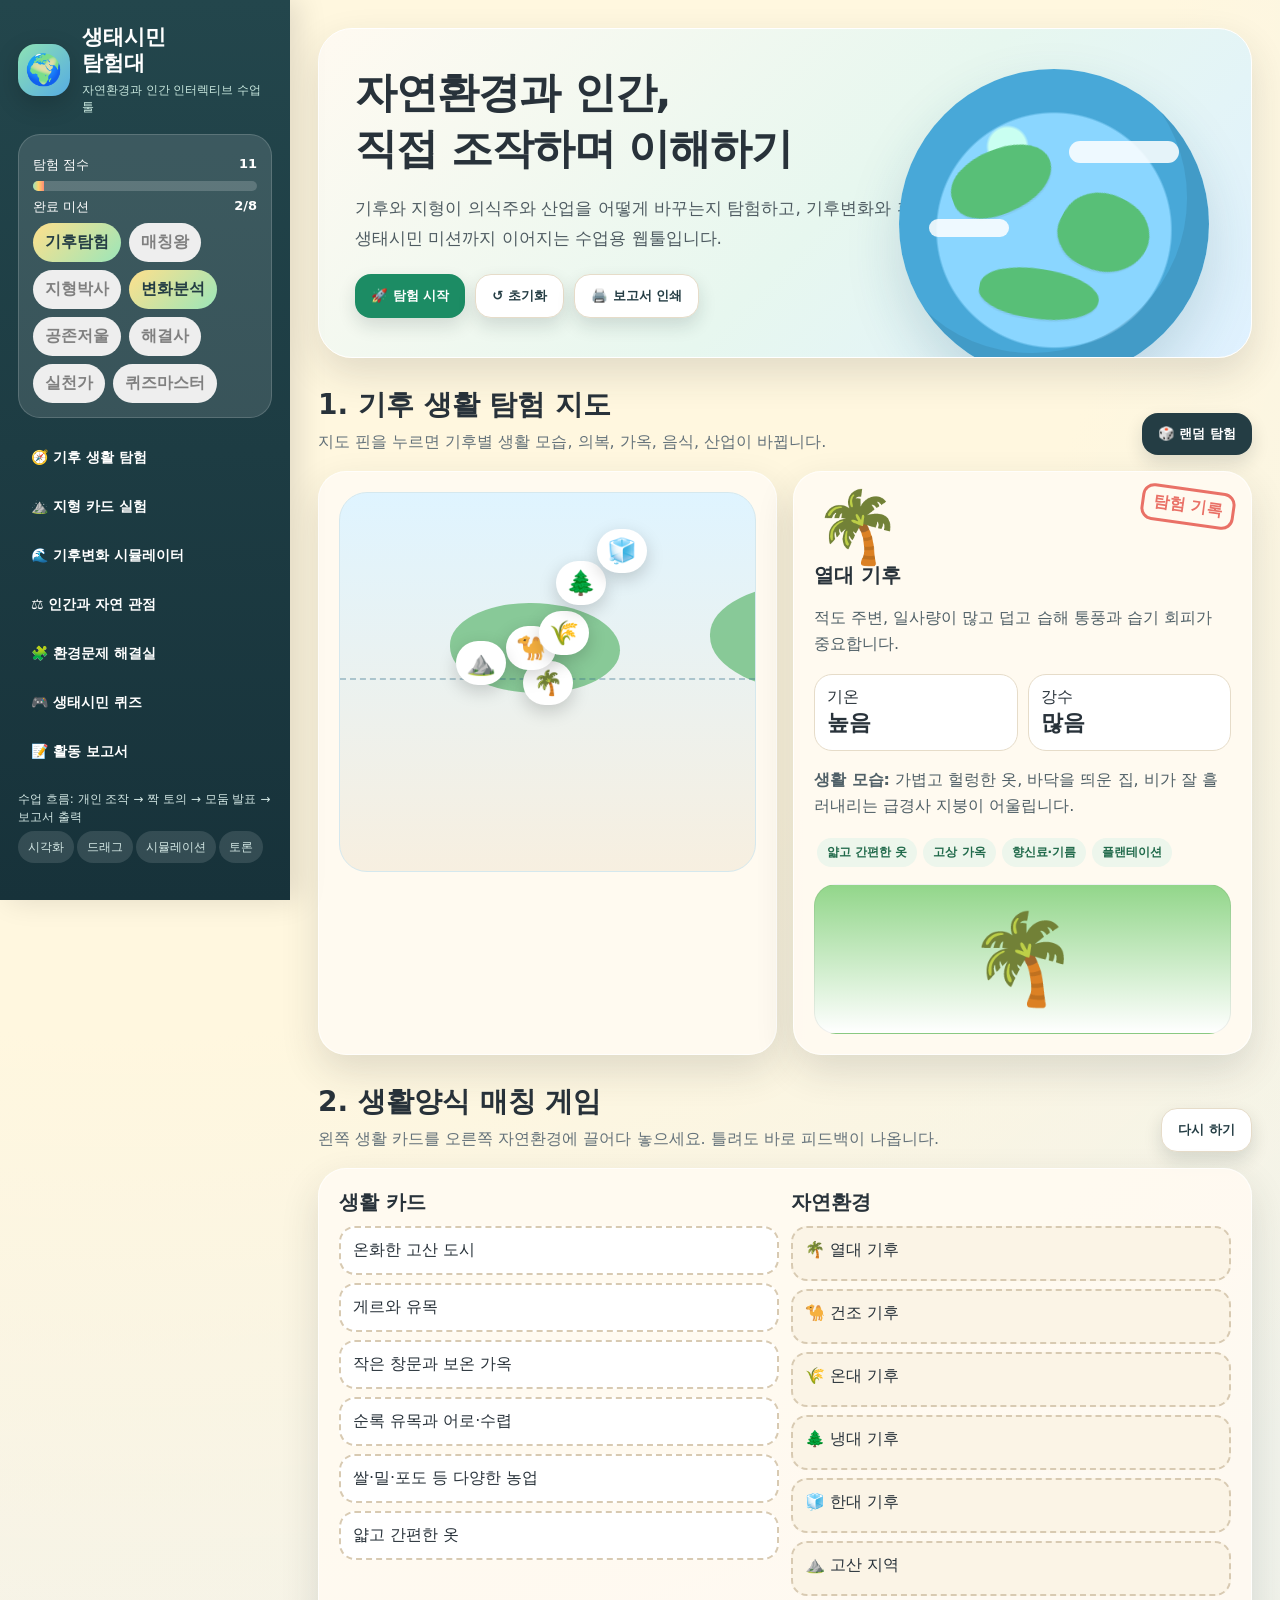
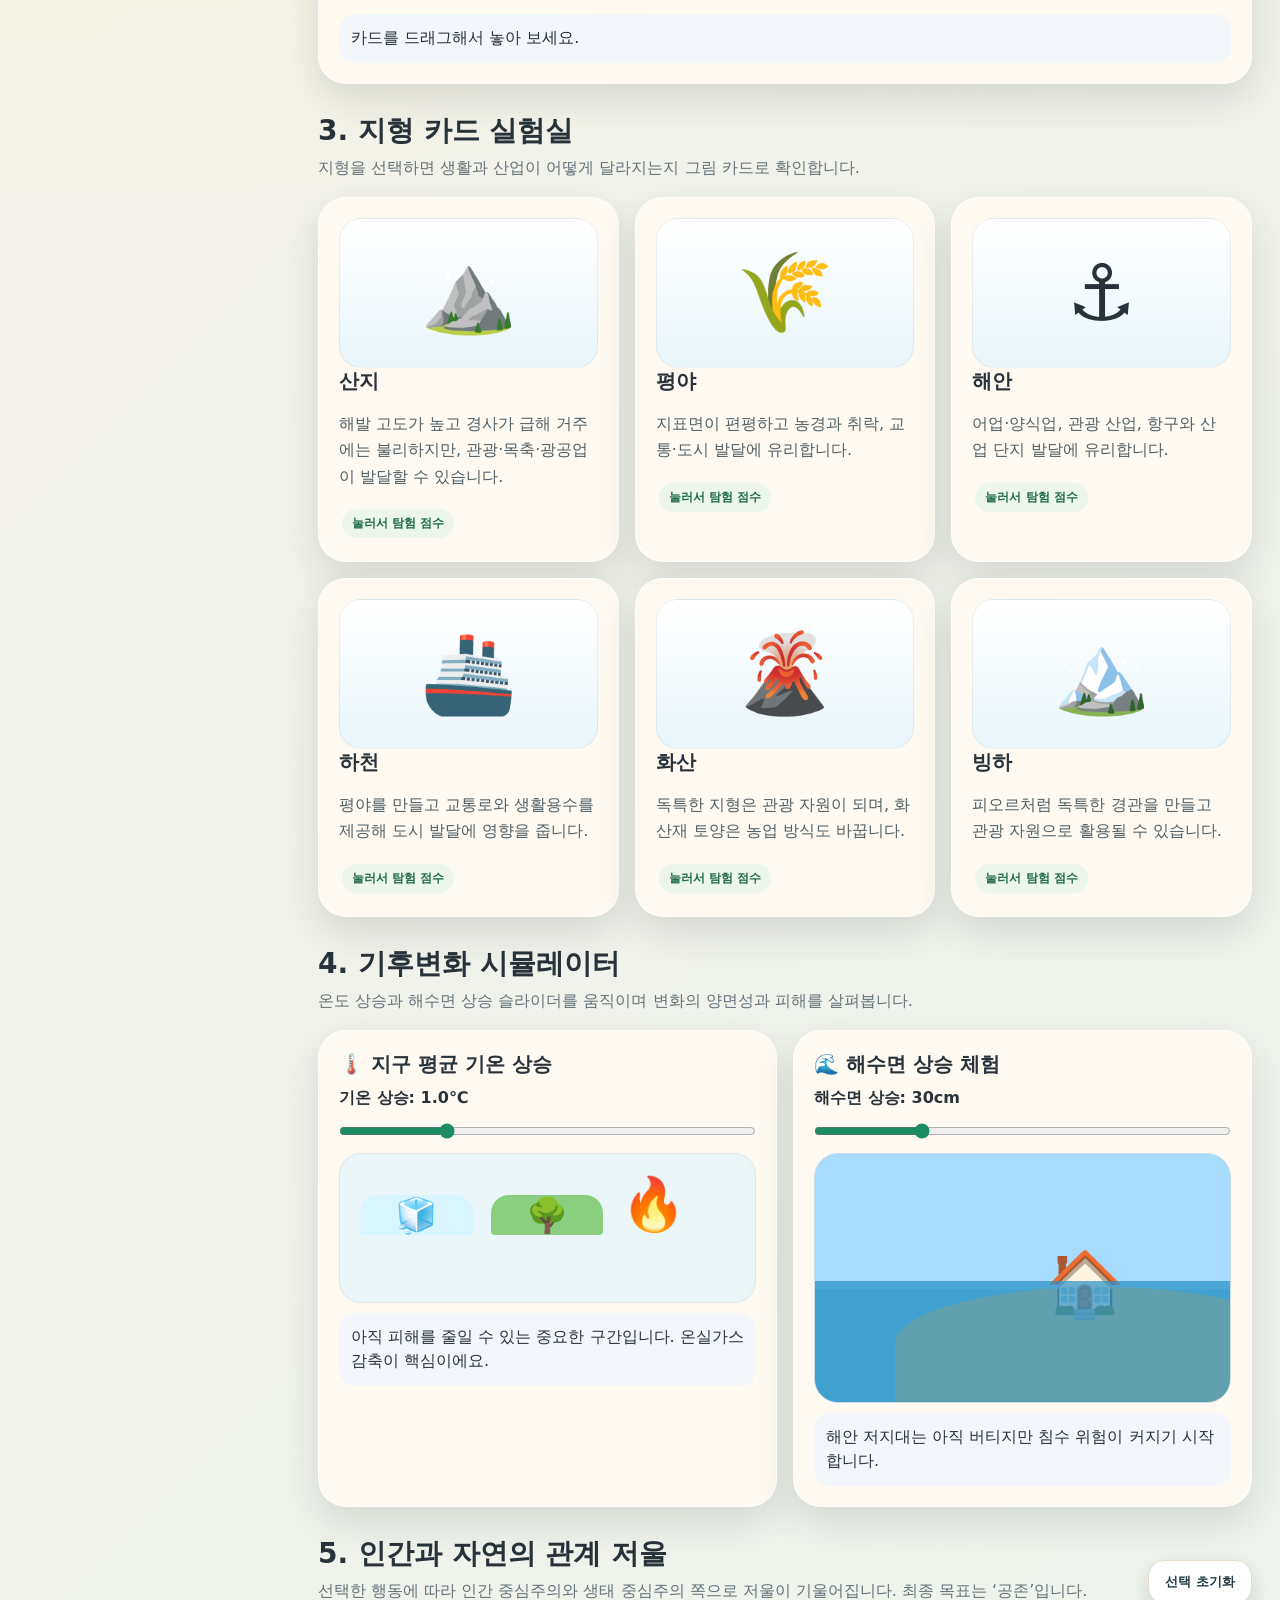
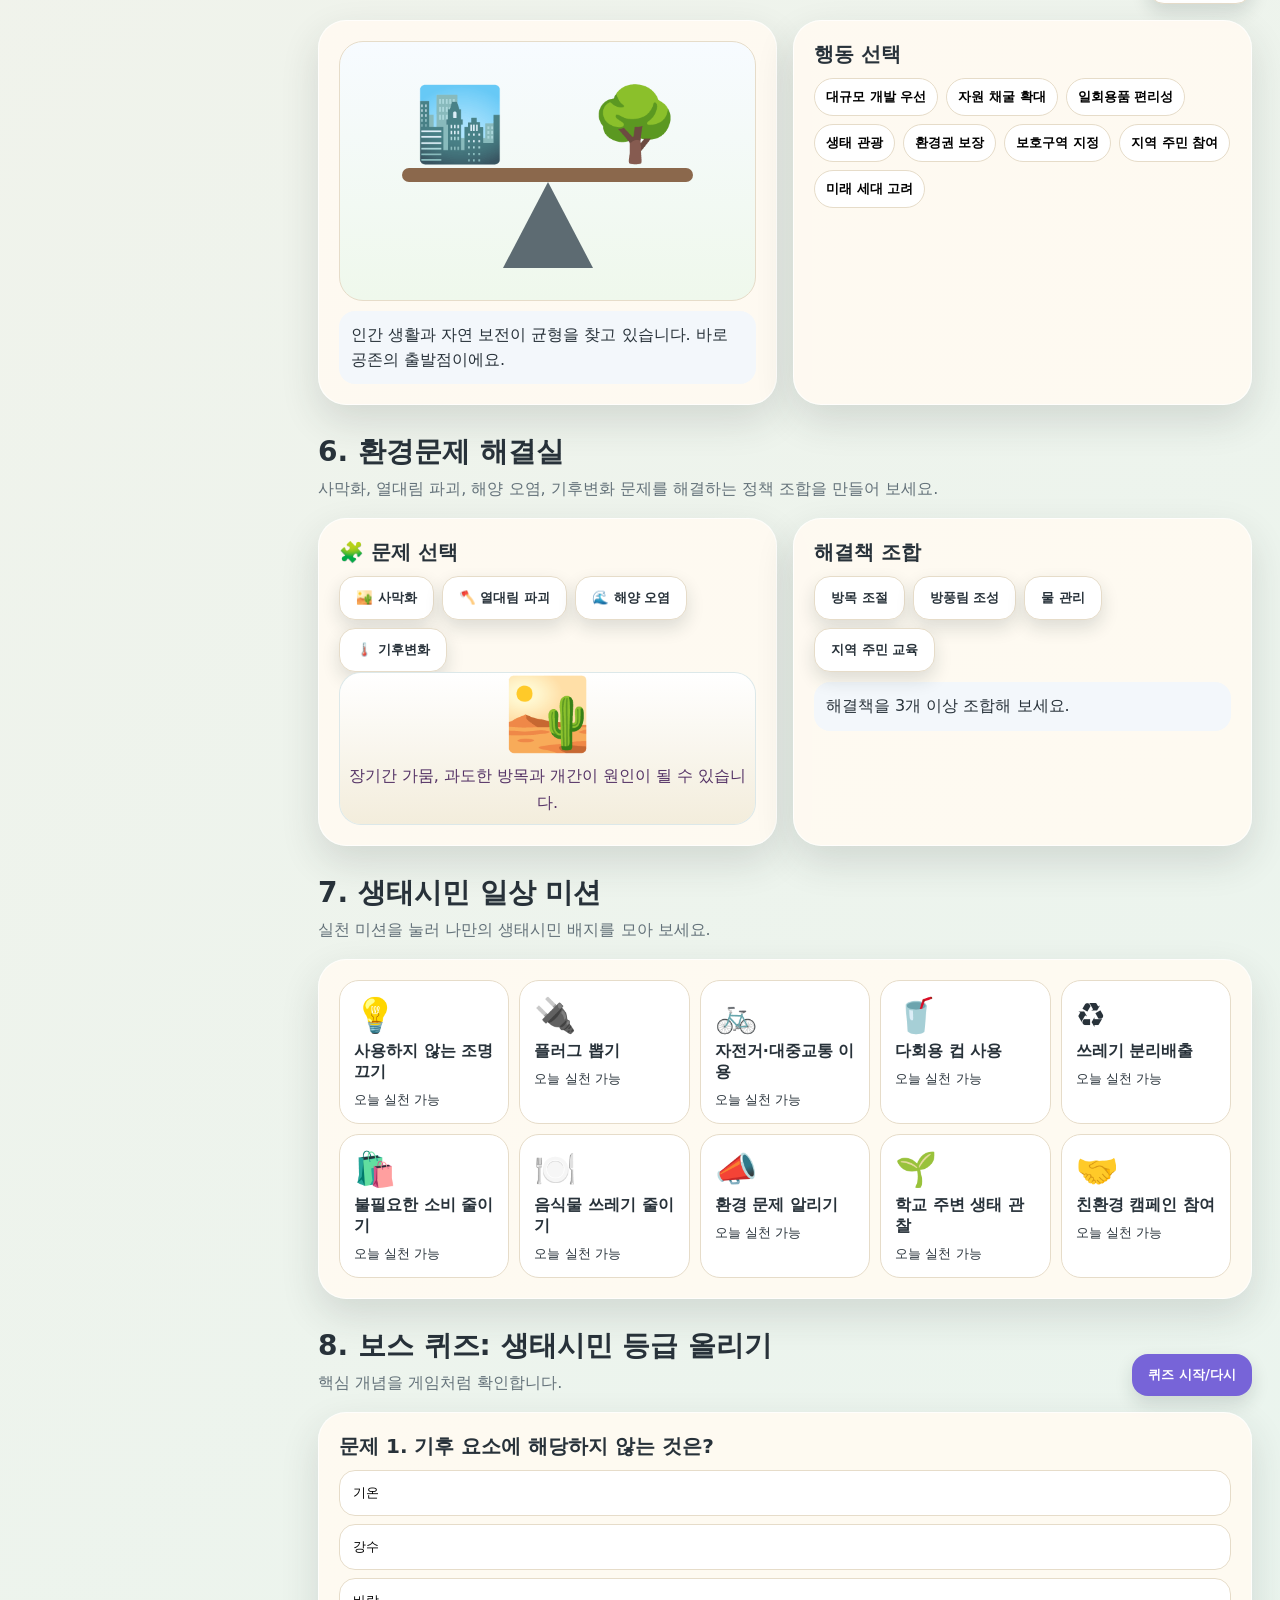
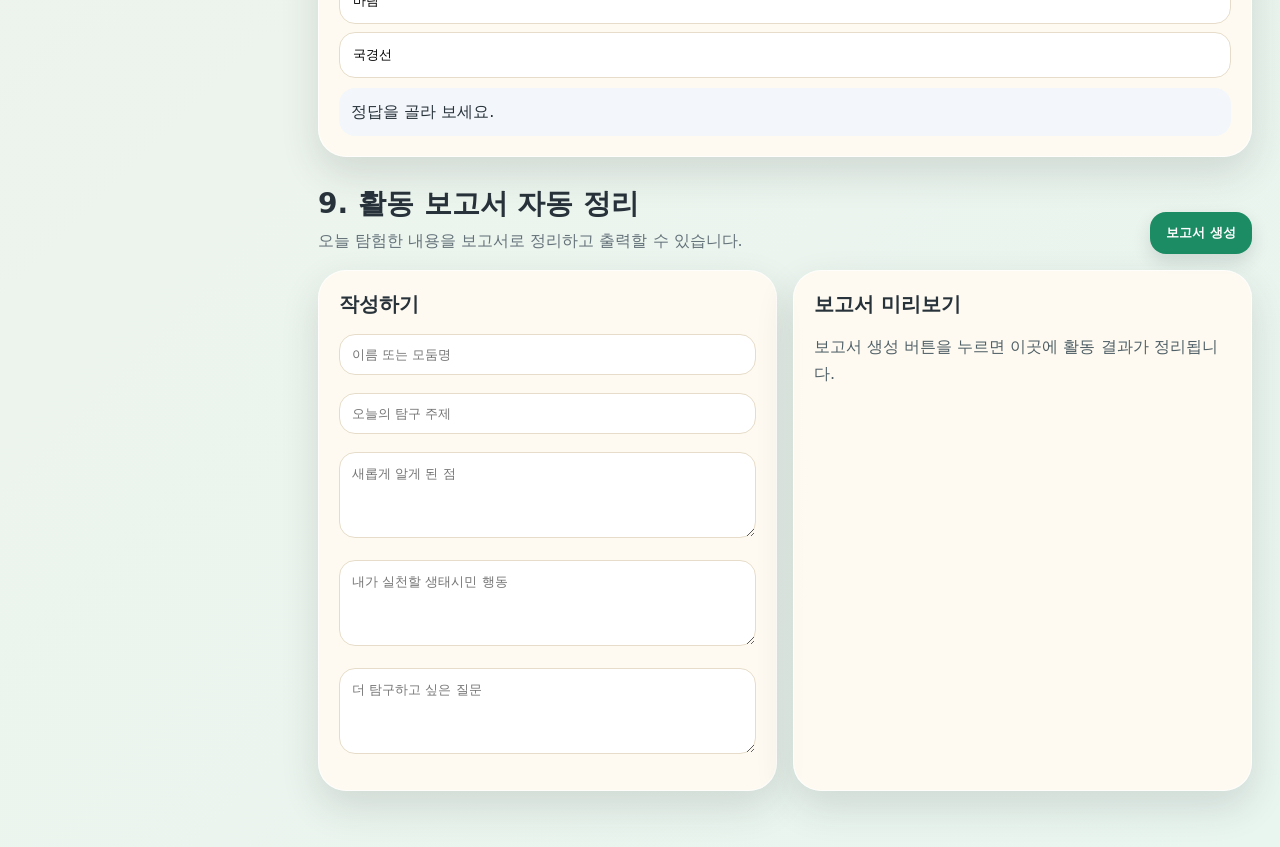
<file: 통합사회1_자연환경과 인간.html>
<!DOCTYPE html>
<html lang="ko">
<head>
  <meta charset="UTF-8" />
  <meta name="viewport" content="width=device-width, initial-scale=1.0" />
  <title>자연환경과 인간: 생태시민 탐험대</title>
  <style>
    :root{
      --bg:#f6f1e8; --ink:#28323a; --muted:#64727a; --card:#fffaf1; --line:#e6dcc9;
      --green:#1c8c64; --green2:#9bd4b4; --blue:#4aa6d8; --blue2:#b8e1f4; --orange:#f59a42;
      --red:#e45c4f; --purple:#7764d8; --sand:#edd3a2; --dark:#20343a;
      --shadow:0 16px 38px rgba(45,48,52,.14);
    }
    *{box-sizing:border-box}
    html{scroll-behavior:smooth}
    body{margin:0;font-family:"Pretendard","Apple SD Gothic Neo","Malgun Gothic",system-ui,sans-serif;background:radial-gradient(circle at 10% 0%,#fff7df 0 18%,transparent 32%),linear-gradient(135deg,#f6f1e8,#e9f5ef);color:var(--ink)}
    button,input,select,textarea{font-family:inherit}
    .app{min-height:100vh;display:grid;grid-template-columns:290px 1fr}
    aside{position:sticky;top:0;height:100vh;background:linear-gradient(180deg,#23464c,#17323a);color:white;padding:24px 18px;overflow:auto;box-shadow:8px 0 28px rgba(0,0,0,.12);z-index:3}
    .brand{display:flex;gap:12px;align-items:center;margin-bottom:18px}.logo{width:52px;height:52px;border-radius:18px;background:linear-gradient(135deg,#8ee2b4,#55abe3);display:grid;place-items:center;font-size:30px;box-shadow:0 8px 24px rgba(0,0,0,.18)}
    h1{font-size:21px;margin:0;line-height:1.25} .subtitle{font-size:12px;color:#c8e7de;margin-top:5px}
    .scoreBox{background:rgba(255,255,255,.12);border:1px solid rgba(255,255,255,.16);border-radius:22px;padding:14px;margin:18px 0}
    .scoreRow{display:flex;justify-content:space-between;gap:10px;margin:7px 0;font-size:13px}.bar{height:10px;border-radius:999px;background:rgba(255,255,255,.18);overflow:hidden}.bar>i{display:block;height:100%;width:0%;background:linear-gradient(90deg,#9be7bd,#ffd36c,#ff8b74);transition:.5s}
    nav a{display:flex;align-items:center;gap:10px;color:white;text-decoration:none;padding:12px 12px;border-radius:15px;margin:5px 0;font-weight:700;font-size:14px;border:1px solid transparent}
    nav a:hover, nav a.active{background:rgba(255,255,255,.12);border-color:rgba(255,255,255,.16)}
    .mini{font-size:12px;color:#d3e7e4;line-height:1.55;margin-top:16px}.pill{display:inline-flex;align-items:center;gap:6px;padding:7px 10px;border-radius:999px;background:rgba(255,255,255,.12);margin:4px 3px 0 0;font-size:12px}
    main{padding:28px;max-width:1320px;width:100%;margin:auto}.hero{position:relative;overflow:hidden;border-radius:34px;background:linear-gradient(135deg,#fffaf1 0%,#e7f7ef 55%,#dff1ff 100%);box-shadow:var(--shadow);padding:36px;min-height:330px;border:1px solid white}
    .hero h2{font-size:42px;margin:0 0 12px;letter-spacing:-1px}.hero p{font-size:17px;line-height:1.75;max-width:720px;color:#4e5b61}.heroButtons{display:flex;gap:10px;flex-wrap:wrap;margin-top:20px}.btn{border:0;border-radius:16px;padding:12px 16px;font-weight:900;background:#243d44;color:white;cursor:pointer;box-shadow:0 8px 18px rgba(20,40,45,.14);transition:.18s;display:inline-flex;gap:8px;align-items:center}.btn:hover{transform:translateY(-2px)}.btn.alt{background:white;color:#243d44;border:1px solid var(--line)}.btn.green{background:var(--green)}.btn.orange{background:var(--orange)}.btn.red{background:var(--red)}.btn.purple{background:var(--purple)}
    .planet{position:absolute;right:42px;top:40px;width:310px;height:310px;border-radius:50%;background:radial-gradient(circle at 35% 25%,#c9fff1 0 6%,transparent 7%),radial-gradient(circle at 50% 52%,#8ad6ff 0 52%,#48a8d8 53% 100%);box-shadow:inset -22px -26px 0 rgba(0,0,0,.08),0 24px 54px rgba(26,87,115,.18);animation:float 4s ease-in-out infinite}.land{position:absolute;background:#58bf77;border-radius:50% 44% 55% 40%;filter:drop-shadow(0 2px 0 rgba(0,0,0,.05))}.l1{width:105px;height:64px;left:50px;top:80px;transform:rotate(-20deg)}.l2{width:90px;height:78px;left:160px;top:125px;transform:rotate(28deg)}.l3{width:120px;height:50px;left:80px;top:200px;transform:rotate(10deg)}.cloud{position:absolute;background:white;opacity:.86;border-radius:999px;animation:drift 8s linear infinite}.c1{width:80px;height:18px;left:30px;top:150px}.c2{width:110px;height:22px;left:170px;top:72px;animation-delay:-3s}@keyframes float{50%{transform:translateY(-10px)}}@keyframes drift{50%{transform:translateX(18px)}}
    section{margin:28px 0}.sectionHead{display:flex;justify-content:space-between;align-items:end;gap:16px;margin:0 0 16px}.sectionHead h3{font-size:28px;margin:0}.sectionHead p{margin:6px 0 0;color:var(--muted);line-height:1.55}.grid{display:grid;gap:16px}.grid.two{grid-template-columns:1fr 1fr}.grid.three{grid-template-columns:repeat(3,1fr)}.grid.four{grid-template-columns:repeat(4,1fr)}
    .card{background:rgba(255,250,241,.92);border:1px solid rgba(255,255,255,.75);box-shadow:var(--shadow);border-radius:28px;padding:20px;position:relative;overflow:hidden}.card h4{margin:0 0 10px;font-size:20px}.card p{line-height:1.65;color:#506067}.tag{display:inline-flex;padding:6px 10px;border-radius:999px;background:#edf6ec;color:#216a4b;font-size:12px;font-weight:900;margin:3px}.visual{min-height:150px;border-radius:22px;background:#eaf6f8;position:relative;overflow:hidden;border:1px solid rgba(0,0,0,.06)}
    .mapWrap{height:380px;background:linear-gradient(180deg,#dff4ff,#f7efe0);border-radius:28px;position:relative;overflow:hidden;border:1px solid #d5e8ee}.worldBlob{position:absolute;border-radius:47% 53% 48% 52%;background:#7cc48b;opacity:.88}.b1{width:170px;height:90px;left:110px;top:110px}.b2{width:220px;height:110px;left:370px;top:90px}.b3{width:150px;height:150px;left:590px;top:160px}.b4{width:180px;height:90px;left:780px;top:255px}.eq{position:absolute;left:0;right:0;top:185px;border-top:2px dashed rgba(54,112,137,.35)}.pin{position:absolute;transform:translate(-50%,-50%);border:0;border-radius:999px;background:white;box-shadow:0 6px 18px rgba(0,0,0,.18);padding:8px 10px;font-size:24px;cursor:pointer}.pin:hover{transform:translate(-50%,-55%) scale(1.05)}
    .infoPanel{min-height:380px}.bigIcon{font-size:70px;line-height:1}.climateStats{display:grid;grid-template-columns:1fr 1fr;gap:10px;margin:10px 0}.stat{background:white;border:1px solid var(--line);border-radius:18px;padding:12px}.stat b{font-size:22px}.match{display:grid;grid-template-columns:1fr 1fr;gap:12px}.draggable,.dropzone{padding:12px;border-radius:16px;border:2px dashed #d8cab2;background:white;margin:8px 0;cursor:grab}.dropzone{min-height:55px;background:#fbf4e6;cursor:default}.dropzone.good{border-color:var(--green);background:#ecfff4}.draggable.used{opacity:.35;pointer-events:none}.feedback{padding:12px;border-radius:16px;background:#f3f7fb;margin-top:10px;line-height:1.55}
    .sliderBox label{font-weight:900}.sliderBox input[type=range]{width:100%;accent-color:var(--green);margin:14px 0}.scene{height:250px;border-radius:24px;background:linear-gradient(#a7dcff 0 54%,#74c6ec 55% 100%);position:relative;overflow:hidden;border:1px solid #c8dde7}.island{position:absolute;left:80px;bottom:0;width:410px;height:115px;background:#e5c36d;border-radius:50% 50% 0 0}.house{position:absolute;left:230px;bottom:80px;font-size:64px;transition:.4s}.water{position:absolute;left:0;right:0;bottom:0;height:45%;background:rgba(45,146,199,.72);transition:.45s}.speech{background:white;border-radius:18px;padding:12px;box-shadow:0 8px 20px rgba(0,0,0,.12);line-height:1.5}.choices{display:flex;flex-wrap:wrap;gap:8px}.choice{border:1px solid var(--line);background:white;color:var(--ink)}
    .balance{height:260px;position:relative;background:linear-gradient(180deg,#f7fbff,#eff8ec);border-radius:24px;border:1px solid var(--line);overflow:hidden}.beam{position:absolute;left:15%;right:15%;top:126px;height:14px;background:#8b684c;border-radius:999px;transform-origin:center;transition:.35s}.fulcrum{position:absolute;left:50%;top:140px;transform:translateX(-50%);width:0;height:0;border-left:45px solid transparent;border-right:45px solid transparent;border-bottom:86px solid #5d6b72}.sideIcon{position:absolute;font-size:72px;top:40px}.leftIcon{left:18%}.rightIcon{right:18%}.tokenBank{display:flex;flex-wrap:wrap;gap:8px}.token{background:white;border:1px solid var(--line);border-radius:999px;padding:9px 11px;cursor:pointer;font-weight:800}.token.on{background:#daf4e7;border-color:#91d9b6}.missionGrid{display:grid;grid-template-columns:repeat(5,1fr);gap:10px}.mission{background:white;border:1px solid var(--line);border-radius:20px;padding:14px;cursor:pointer;min-height:110px;transition:.2s}.mission.done{background:#e8fff1;border-color:#70ca94}.mission .emoji{font-size:34px}.mission b{display:block;margin:6px 0}.badgeWall{display:flex;gap:8px;flex-wrap:wrap}.badge{padding:9px 12px;border-radius:999px;background:#eee;color:#808080;font-weight:900}.badge.on{background:linear-gradient(135deg,#ffe08c,#9be6b9);color:#243d44}
    .quizCard{display:none}.quizCard.active{display:block}.option{display:block;width:100%;text-align:left;background:white;border:1px solid var(--line);border-radius:16px;padding:13px;margin:8px 0;cursor:pointer}.option.correct{background:#e8fff1;border-color:#61c98b}.option.wrong{background:#fff0ec;border-color:#ed8c7a}.timeline{height:140px;display:flex;align-items:center;gap:12px;overflow:auto;padding:10px}.timeNode{min-width:170px;background:white;border:1px solid var(--line);border-radius:18px;padding:13px;position:relative}.timeNode:after{content:"→";position:absolute;right:-18px;top:42%;color:#9aa}.timeNode:last-child:after{display:none}.report textarea,.report input{width:100%;border:1px solid var(--line);border-radius:16px;background:white;padding:12px;margin:6px 0 12px}.stamp{position:absolute;right:16px;top:16px;border:3px solid #e6594f;color:#e6594f;border-radius:12px;padding:5px 9px;font-weight:1000;transform:rotate(8deg);opacity:.85}.toast{position:fixed;right:24px;bottom:24px;background:#20343a;color:white;border-radius:18px;padding:14px 16px;box-shadow:var(--shadow);z-index:50;opacity:0;transform:translateY(20px);transition:.3s}.toast.show{opacity:1;transform:none}.printOnly{display:none}
    @media(max-width:1050px){.app{grid-template-columns:1fr}aside{position:relative;height:auto}.planet{opacity:.28;right:-80px}.grid.two,.grid.three,.grid.four{grid-template-columns:1fr}.missionGrid{grid-template-columns:1fr 1fr}.hero h2{font-size:34px}}
    @media print{aside,.heroButtons,.btn,nav,.toast{display:none!important}.app{display:block}main{padding:0}.card,.hero{box-shadow:none;border:1px solid #ddd;break-inside:avoid}.printOnly{display:block}}
  </style>
</head>
<body>
<div class="app">
  <aside>
    <div class="brand"><div class="logo">🌍</div><div><h1>생태시민<br>탐험대</h1><div class="subtitle">자연환경과 인간 인터렉티브 수업툴</div></div></div>
    <div class="scoreBox">
      <div class="scoreRow"><span>탐험 점수</span><b id="score">0</b></div><div class="bar"><i id="scoreBar"></i></div>
      <div class="scoreRow"><span>완료 미션</span><b><span id="doneCount">0</span>/8</b></div>
      <div class="badgeWall" id="badgeWall"></div>
    </div>
    <nav>
      <a href="#climate" class="active">🧭 기후 생활 탐험</a>
      <a href="#landform">⛰️ 지형 카드 실험</a>
      <a href="#change">🌊 기후변화 시뮬레이터</a>
      <a href="#viewpoint">⚖️ 인간과 자연 관점</a>
      <a href="#problem">🧩 환경문제 해결실</a>
      <a href="#quiz">🎮 생태시민 퀴즈</a>
      <a href="#report">📝 활동 보고서</a>
    </nav>
    <div class="mini">수업 흐름: 개인 조작 → 짝 토의 → 모둠 발표 → 보고서 출력<br><span class="pill">시각화</span><span class="pill">드래그</span><span class="pill">시뮬레이션</span><span class="pill">토론</span></div>
  </aside>
  <main>
    <div class="hero">
      <div class="planet"><span class="land l1"></span><span class="land l2"></span><span class="land l3"></span><span class="cloud c1"></span><span class="cloud c2"></span></div>
      <h2>자연환경과 인간,<br>직접 조작하며 이해하기</h2>
      <p>기후와 지형이 의식주와 산업을 어떻게 바꾸는지 탐험하고, 기후변화와 환경 문제를 해결하는 생태시민 미션까지 이어지는 수업용 웹툴입니다.</p>
      <div class="heroButtons"><button class="btn green" onclick="jump('#climate')">🚀 탐험 시작</button><button class="btn alt" onclick="resetAll()">↺ 초기화</button><button class="btn alt" onclick="window.print()">🖨️ 보고서 인쇄</button></div>
    </div>

    <section id="climate">
      <div class="sectionHead"><div><h3>1. 기후 생활 탐험 지도</h3><p>지도 핀을 누르면 기후별 생활 모습, 의복, 가옥, 음식, 산업이 바뀝니다.</p></div><button class="btn" onclick="randomClimate()">🎲 랜덤 탐험</button></div>
      <div class="grid two">
        <div class="card"><div class="mapWrap" id="map">
          <div class="worldBlob b1"></div><div class="worldBlob b2"></div><div class="worldBlob b3"></div><div class="worldBlob b4"></div><div class="eq"></div>
          <button class="pin" style="left:50%;top:190px" onclick="showClimate('tropical')">🌴</button>
          <button class="pin" style="left:46%;top:155px" onclick="showClimate('dry')">🐪</button>
          <button class="pin" style="left:54%;top:140px" onclick="showClimate('temperate')">🌾</button>
          <button class="pin" style="left:58%;top:90px" onclick="showClimate('cold')">🌲</button>
          <button class="pin" style="left:68%;top:58px" onclick="showClimate('polar')">🧊</button>
          <button class="pin" style="left:34%;top:170px" onclick="showClimate('highland')">⛰️</button>
        </div></div>
        <div class="card infoPanel" id="climateInfo"></div>
      </div>
    </section>

    <section>
      <div class="sectionHead"><div><h3>2. 생활양식 매칭 게임</h3><p>왼쪽 생활 카드를 오른쪽 자연환경에 끌어다 놓으세요. 틀려도 바로 피드백이 나옵니다.</p></div><button class="btn alt" onclick="resetMatch()">다시 하기</button></div>
      <div class="card"><div class="match"><div id="dragBank"></div><div id="dropBank"></div></div><div class="feedback" id="matchFeedback">카드를 드래그해서 놓아 보세요.</div></div>
    </section>

    <section id="landform">
      <div class="sectionHead"><div><h3>3. 지형 카드 실험실</h3><p>지형을 선택하면 생활과 산업이 어떻게 달라지는지 그림 카드로 확인합니다.</p></div></div>
      <div class="grid three" id="landCards"></div>
    </section>

    <section id="change">
      <div class="sectionHead"><div><h3>4. 기후변화 시뮬레이터</h3><p>온도 상승과 해수면 상승 슬라이더를 움직이며 변화의 양면성과 피해를 살펴봅니다.</p></div></div>
      <div class="grid two">
        <div class="card sliderBox"><h4>🌡️ 지구 평균 기온 상승</h4><label>기온 상승: <span id="tempVal">1.0</span>℃</label><input id="tempRange" type="range" min="0" max="4" step="0.1" value="1" oninput="updateClimateChange()"><div class="visual" id="tempVisual"></div><div class="feedback" id="tempFeedback"></div></div>
        <div class="card sliderBox"><h4>🌊 해수면 상승 체험</h4><label>해수면 상승: <span id="seaVal">30</span>cm</label><input id="seaRange" type="range" min="0" max="120" step="5" value="30" oninput="updateClimateChange()"><div class="scene"><div class="island"></div><div class="house">🏠</div><div class="water" id="water"></div></div><div class="feedback" id="seaFeedback"></div></div>
      </div>
    </section>

    <section id="viewpoint">
      <div class="sectionHead"><div><h3>5. 인간과 자연의 관계 저울</h3><p>선택한 행동에 따라 인간 중심주의와 생태 중심주의 쪽으로 저울이 기울어집니다. 최종 목표는 ‘공존’입니다.</p></div><button class="btn alt" onclick="clearTokens()">선택 초기화</button></div>
      <div class="grid two">
        <div class="card"><div class="balance"><div class="sideIcon leftIcon">🏙️</div><div class="sideIcon rightIcon">🌳</div><div class="beam" id="beam"></div><div class="fulcrum"></div></div><div class="feedback" id="balanceFeedback"></div></div>
        <div class="card"><h4>행동 선택</h4><div class="tokenBank" id="tokenBank"></div></div>
      </div>
    </section>

    <section id="problem">
      <div class="sectionHead"><div><h3>6. 환경문제 해결실</h3><p>사막화, 열대림 파괴, 해양 오염, 기후변화 문제를 해결하는 정책 조합을 만들어 보세요.</p></div></div>
      <div class="grid two">
        <div class="card"><h4>🧩 문제 선택</h4><div class="choices" id="problemBtns"></div><div class="visual" id="problemVisual"></div></div>
        <div class="card"><h4>해결책 조합</h4><div id="solutionBtns" class="choices"></div><div class="feedback" id="solutionFeedback"></div></div>
      </div>
    </section>

    <section>
      <div class="sectionHead"><div><h3>7. 생태시민 일상 미션</h3><p>실천 미션을 눌러 나만의 생태시민 배지를 모아 보세요.</p></div></div>
      <div class="card"><div class="missionGrid" id="missions"></div></div>
    </section>

    <section id="quiz">
      <div class="sectionHead"><div><h3>8. 보스 퀴즈: 생태시민 등급 올리기</h3><p>핵심 개념을 게임처럼 확인합니다.</p></div><button class="btn purple" onclick="startQuiz()">퀴즈 시작/다시</button></div>
      <div class="card"><div id="quizArea"></div></div>
    </section>

    <section id="report">
      <div class="sectionHead"><div><h3>9. 활동 보고서 자동 정리</h3><p>오늘 탐험한 내용을 보고서로 정리하고 출력할 수 있습니다.</p></div><button class="btn green" onclick="makeReport()">보고서 생성</button></div>
      <div class="grid two report">
        <div class="card"><h4>작성하기</h4><input id="studentName" placeholder="이름 또는 모둠명"><input id="topic" placeholder="오늘의 탐구 주제"><textarea id="learned" rows="4" placeholder="새롭게 알게 된 점"></textarea><textarea id="action" rows="4" placeholder="내가 실천할 생태시민 행동"></textarea><textarea id="question" rows="4" placeholder="더 탐구하고 싶은 질문"></textarea></div>
        <div class="card" id="reportOut"><h4>보고서 미리보기</h4><p>보고서 생성 버튼을 누르면 이곳에 활동 결과가 정리됩니다.</p></div>
      </div>
    </section>
  </main>
</div>
<div class="toast" id="toast">점수 획득!</div>
<script>
const climates={
  tropical:{name:'열대 기후',icon:'🌴',temp:'높음',rain:'많음',keywords:['얇고 간편한 옷','고상 가옥','향신료·기름','플랜테이션'],desc:'적도 주변, 일사량이 많고 덥고 습해 통풍과 습기 회피가 중요합니다.',life:'가볍고 헐렁한 옷, 바닥을 띄운 집, 비가 잘 흘러내리는 급경사 지붕이 어울립니다.',color:'#92d68a'},
  dry:{name:'건조 기후',icon:'🐪',temp:'일교차 큼',rain:'매우 적음',keywords:['온몸을 감싸는 옷','흙집','오아시스 농업','유목'],desc:'물 부족, 강한 햇볕과 모래바람 때문에 물과 그늘, 이동성이 핵심입니다.',life:'사막은 외래 하천·오아시스 주변 농업, 스텝은 게르 같은 이동식 가옥과 유목이 발달합니다.',color:'#e9bd6c'},
  temperate:{name:'온대 기후',icon:'🌾',temp:'온난',rain:'계절 차',keywords:['계절 의복','다양한 농업','쌀·밀·포도','도시 발달'],desc:'계절 변화가 뚜렷하고 농경에 유리해 인구와 산업이 모이기 쉽습니다.',life:'더위와 추위에 모두 적응하는 생활양식과 다양한 음식 문화가 발달합니다.',color:'#9bcf71'},
  cold:{name:'냉대 기후',icon:'🌲',temp:'연교차 큼',rain:'눈 많음',keywords:['작은 창문','폐쇄적 가옥','타이가','목재·펄프'],desc:'겨울이 길고 추워 보온이 중요하며 침엽수림대가 넓게 나타납니다.',life:'나무집, 작은 창문, 밀·호밀·감자 재배, 목재 산업이 연결됩니다.',color:'#72b58e'},
  polar:{name:'한대 기후',icon:'🧊',temp:'매우 낮음',rain:'눈·빙하',keywords:['이글루','순록 유목','어로·수렵','자원 개발 변화'],desc:'나무가 자라기 어렵고 농업이 불리해 유목·어로·수렵 중심 생활이 나타납니다.',life:'최근 기후변화와 자원 개발로 원주민 문화와 경제활동이 빠르게 변화합니다.',color:'#9bd9ef'},
  highland:{name:'고산 지역',icon:'⛰️',temp:'고도↑ 기온↓',rain:'지역 차',keywords:['온화한 고산 도시','밭농사','목축','관광·광공업'],desc:'해발 고도가 높아 저지대보다 서늘하며 열대 지역에서는 고산 도시가 발달하기도 합니다.',life:'완만한 경사지에 거주하며 밭농사·목축, 산지 관광과 광공업이 발달합니다.',color:'#b9a7df'}
};
const state={score:0,done:new Set(),selectedProblem:'desert',solutions:new Set(),tokens:new Set(),quizIndex:0,quizScore:0,matched:0};
function jump(id){document.querySelector(id).scrollIntoView({behavior:'smooth'})}
function toast(msg){const t=document.getElementById('toast');t.textContent=msg;t.classList.add('show');setTimeout(()=>t.classList.remove('show'),1500)}
function addScore(n,key){ if(key && state.done.has(key)) return; if(key) state.done.add(key); state.score+=n; document.getElementById('score').textContent=state.score; document.getElementById('doneCount').textContent=state.done.size; document.getElementById('scoreBar').style.width=Math.min(100,state.score/220*100)+'%'; renderBadges(); toast(`+${n}점! ${key? '미션 완료':''}`); }
function renderBadges(){const badges=[['climate','기후탐험'],['match','매칭왕'],['land','지형박사'],['change','변화분석'],['view','공존저울'],['problem','해결사'],['mission','실천가'],['quiz','퀴즈마스터']];document.getElementById('badgeWall').innerHTML=badges.map(b=>`<span class="badge ${state.done.has(b[0])?'on':''}">${b[1]}</span>`).join('')}
function showClimate(k){const c=climates[k];document.getElementById('climateInfo').innerHTML=`<div class="stamp">탐험 기록</div><div class="bigIcon">${c.icon}</div><h4>${c.name}</h4><p>${c.desc}</p><div class="climateStats"><div class="stat"><span>기온</span><br><b>${c.temp}</b></div><div class="stat"><span>강수</span><br><b>${c.rain}</b></div></div><p><b>생활 모습:</b> ${c.life}</p><div>${c.keywords.map(x=>`<span class="tag">${x}</span>`).join('')}</div><div class="visual" style="margin-top:14px;background:linear-gradient(180deg,${c.color},#fff);display:grid;place-items:center;font-size:88px"><span>${c.icon}</span></div>`;addScore(10,'climate')}
function randomClimate(){const keys=Object.keys(climates);showClimate(keys[Math.floor(Math.random()*keys.length)])}
const matchItems=[['얇고 간편한 옷','tropical'],['게르와 유목','dry'],['쌀·밀·포도 등 다양한 농업','temperate'],['작은 창문과 보온 가옥','cold'],['순록 유목과 어로·수렵','polar'],['온화한 고산 도시','highland']];
function resetMatch(){state.matched=0;const drag=document.getElementById('dragBank'),drop=document.getElementById('dropBank');drag.innerHTML='<h4>생활 카드</h4>';drop.innerHTML='<h4>자연환경</h4>';matchItems.sort(()=>Math.random()-.5).forEach(([text,key],i)=>{drag.innerHTML+=`<div class="draggable" draggable="true" data-key="${key}" id="drag${i}">${text}</div>`});Object.entries(climates).forEach(([key,c])=>{drop.innerHTML+=`<div class="dropzone" data-key="${key}">${c.icon} ${c.name}</div>`});document.querySelectorAll('.draggable').forEach(el=>el.addEventListener('dragstart',e=>e.dataTransfer.setData('text/plain',el.id)));document.querySelectorAll('.dropzone').forEach(z=>{z.addEventListener('dragover',e=>e.preventDefault());z.addEventListener('drop',e=>{e.preventDefault();const id=e.dataTransfer.getData('text/plain');const el=document.getElementById(id);if(!el)return;if(el.dataset.key===z.dataset.key){z.classList.add('good');z.innerHTML+=' ✅ '+el.textContent;el.classList.add('used');state.matched++;document.getElementById('matchFeedback').textContent=`좋아요! ${state.matched}/6개 연결 완료`;if(state.matched===6)addScore(35,'match')}else{document.getElementById('matchFeedback').textContent='아직 아니에요. 자연환경의 특징과 생활양식의 이유를 다시 생각해 봅시다.'}})})}
const landforms=[['산지','⛰️','해발 고도가 높고 경사가 급해 거주에는 불리하지만, 관광·목축·광공업이 발달할 수 있습니다.'],['평야','🌾','지표면이 편평하고 농경과 취락, 교통·도시 발달에 유리합니다.'],['해안','⚓','어업·양식업, 관광 산업, 항구와 산업 단지 발달에 유리합니다.'],['하천','🚢','평야를 만들고 교통로와 생활용수를 제공해 도시 발달에 영향을 줍니다.'],['화산','🌋','독특한 지형은 관광 자원이 되며, 화산재 토양은 농업 방식도 바꿉니다.'],['빙하','🏔️','피오르처럼 독특한 경관을 만들고 관광 자원으로 활용될 수 있습니다.']];
function renderLand(){document.getElementById('landCards').innerHTML=landforms.map((x,i)=>`<div class="card" onclick="addScore(5,'land')"><div class="visual" style="display:grid;place-items:center;font-size:78px;background:linear-gradient(180deg,#fff,#e9f6fb)">${x[1]}</div><h4>${x[0]}</h4><p>${x[2]}</p><span class="tag">눌러서 탐험 점수</span></div>`).join('')}
function updateClimateChange(){const temp=+document.getElementById('tempRange').value, sea=+document.getElementById('seaRange').value;document.getElementById('tempVal').textContent=temp.toFixed(1);document.getElementById('seaVal').textContent=sea;const ice=Math.max(0,100-temp*22);const forest=Math.max(0,100-temp*13);document.getElementById('tempVisual').innerHTML=`<div style="height:100%;display:flex;align-items:end;gap:18px;padding:20px"><div style="width:30%;height:${ice}%;background:#d9f5ff;border-radius:18px 18px 4px 4px;display:grid;place-items:center;font-size:34px">🧊</div><div style="width:30%;height:${forest}%;background:#89cf7f;border-radius:18px 18px 4px 4px;display:grid;place-items:center;font-size:34px">🌳</div><div style="font-size:${40+temp*12}px">🔥</div></div>`;let msg=temp<1.5?'아직 피해를 줄일 수 있는 중요한 구간입니다. 온실가스 감축이 핵심이에요.':temp<2.5?'빙하 감소, 산호 백화, 식량 생산 불안정이 커질 수 있습니다.':'기상 이변, 생태계 변화, 기후 난민 문제가 심각해질 수 있습니다.';document.getElementById('tempFeedback').textContent=msg;document.getElementById('water').style.height=(35+sea*0.45)+'%';document.getElementById('seaFeedback').textContent=sea<40?'해안 저지대는 아직 버티지만 침수 위험이 커지기 시작합니다.':sea<80?'섬나라와 연안 지역 주민의 거주권이 위협받습니다.':'삶의 터전을 떠나야 하는 기후 난민 문제가 커집니다.';addScore(1,'change')}
const tokens=[['대규모 개발 우선',-2],['자원 채굴 확대',-2],['일회용품 편리성',-1],['생태 관광',1],['환경권 보장',2],['보호구역 지정',2],['지역 주민 참여',1],['미래 세대 고려',2]];
function renderTokens(){document.getElementById('tokenBank').innerHTML=tokens.map((t,i)=>`<button class="token" onclick="toggleToken(${i},this)">${t[0]}</button>`).join('');updateBalance()}
function toggleToken(i,el){const key='t'+i;if(state.tokens.has(key)){state.tokens.delete(key);el.classList.remove('on')}else{state.tokens.add(key);el.classList.add('on')}updateBalance();addScore(5,'view')}
function clearTokens(){state.tokens.clear();document.querySelectorAll('.token').forEach(e=>e.classList.remove('on'));updateBalance()}
function updateBalance(){let sum=0;state.tokens.forEach(k=>sum+=tokens[+k.slice(1)][1]);document.getElementById('beam').style.transform=`rotate(${Math.max(-18,Math.min(18,-sum*5))}deg)`;let text=sum<-1?'인간의 이익을 우선하는 쪽으로 기울었습니다. 자연의 한계와 미래 세대를 함께 고려해 볼까요?':sum>3?'생태 보전이 강합니다. 지역 주민의 삶과 경제도 함께 설계하면 공존에 가까워집니다.':'인간 생활과 자연 보전이 균형을 찾고 있습니다. 바로 공존의 출발점이에요.';document.getElementById('balanceFeedback').textContent=text}
const problems={desert:['사막화','🏜️','장기간 가뭄, 과도한 방목과 개간이 원인이 될 수 있습니다.',['방목 조절','방풍림 조성','물 관리','지역 주민 교육']],forest:['열대림 파괴','🪓','무분별한 벌채와 경지 개간은 생물 다양성 감소와 온난화를 심화시킬 수 있습니다.',['벌채 규제','대체 소득','보호구역','책임 소비']],ocean:['해양 오염','🌊','플라스틱과 폐기물은 해양 생태계와 인간 생활에 피해를 줍니다.',['일회용품 감축','분리배출','기업 포장 개선','해변 정화']],climate:['기후변화','🌡️','온실가스 증가로 기상 이변, 해수면 상승, 생태계 변화가 나타납니다.',['재생에너지','대중교통','에너지 절약','국제 협력']]};
function renderProblems(){document.getElementById('problemBtns').innerHTML=Object.entries(problems).map(([k,p])=>`<button class="btn choice" onclick="selectProblem('${k}')">${p[1]} ${p[0]}</button>`).join('');selectProblem('desert')}
function selectProblem(k){state.selectedProblem=k;state.solutions.clear();const p=problems[k];document.getElementById('problemVisual').innerHTML=`<div style="height:100%;display:grid;place-items:center;text-align:center;font-size:70px;background:linear-gradient(180deg,#fff,#f3eddc)"><div>${p[1]}<p style="font-size:16px;max-width:420px;margin:8px;color:#536">${p[2]}</p></div></div>`;document.getElementById('solutionBtns').innerHTML=p[3].map((s,i)=>`<button class="btn choice" onclick="toggleSolution('${s}',this)">${s}</button>`).join('');document.getElementById('solutionFeedback').textContent='해결책을 3개 이상 조합해 보세요.'}
function toggleSolution(s,el){if(state.solutions.has(s)){state.solutions.delete(s);el.classList.remove('green')}else{state.solutions.add(s);el.classList.add('green')}let n=state.solutions.size;document.getElementById('solutionFeedback').innerHTML=n<3?`현재 ${n}개 선택. 환경 문제는 개인·기업·정부·국제 사회의 협력이 필요합니다.`:`좋은 조합입니다! 선택한 해결책: <b>${[...state.solutions].join(', ')}</b>`;if(n>=3)addScore(25,'problem')}
const missionData=[['💡','사용하지 않는 조명 끄기'],['🔌','플러그 뽑기'],['🚲','자전거·대중교통 이용'],['🥤','다회용 컵 사용'],['♻️','쓰레기 분리배출'],['🛍️','불필요한 소비 줄이기'],['🍽️','음식물 쓰레기 줄이기'],['📣','환경 문제 알리기'],['🌱','학교 주변 생태 관찰'],['🤝','친환경 캠페인 참여']];
function renderMissions(){document.getElementById('missions').innerHTML=missionData.map((m,i)=>`<div class="mission" onclick="this.classList.toggle('done'); addScore(3,'mission')"><div class="emoji">${m[0]}</div><b>${m[1]}</b><small>오늘 실천 가능</small></div>`).join('')}
const quiz=[['기후 요소에 해당하지 않는 것은?',['기온','강수','바람','국경선'],3],['건조 기후 지역에서 오아시스 주변 농업이 발달하는 가장 큰 이유는?',['물이 부족해서 물이 있는 곳에 집중되기 때문','눈이 많이 오기 때문','숲이 울창하기 때문','항구가 많기 때문'],0],['해안 지역 생활과 가장 관련이 적은 것은?',['어업','양식업','항구','순록 유목'],3],['기후변화 피해로 보기 어려운 것은?',['해수면 상승','산호 백화','기후 난민 증가','온실가스 자동 감소'],3],['생태시민의 태도와 가까운 것은?',['자연은 언제나 무한히 이용 가능하다','나의 행동이 환경에 미치는 영향을 성찰한다','환경 문제는 개인과 무관하다','미래 세대는 고려하지 않아도 된다'],1]];
function startQuiz(){state.quizIndex=0;state.quizScore=0;renderQuiz()}
function renderQuiz(){const area=document.getElementById('quizArea');if(state.quizIndex>=quiz.length){area.innerHTML=`<h4>퀴즈 완료!</h4><p>점수: ${state.quizScore}/${quiz.length}</p><div class="visual" style="display:grid;place-items:center;font-size:80px">${state.quizScore>=4?'🏆':'🌱'}</div>`;if(state.quizScore>=4)addScore(35,'quiz');return}const q=quiz[state.quizIndex];area.innerHTML=`<h4>문제 ${state.quizIndex+1}. ${q[0]}</h4>${q[1].map((o,i)=>`<button class="option" onclick="answerQuiz(${i},this)">${o}</button>`).join('')}<div class="feedback" id="quizFb">정답을 골라 보세요.</div>`}
function answerQuiz(i,el){const q=quiz[state.quizIndex];document.querySelectorAll('.option').forEach((o,idx)=>{o.disabled=true;if(idx===q[2])o.classList.add('correct')});if(i===q[2]){state.quizScore++;document.getElementById('quizFb').textContent='정답입니다!';}else{el.classList.add('wrong');document.getElementById('quizFb').textContent='아쉬워요. 초록색 선택지가 정답입니다.'}setTimeout(()=>{state.quizIndex++;renderQuiz()},900)}
function makeReport(){const name=document.getElementById('studentName').value||'이름 미입력';const topic=document.getElementById('topic').value||'자연환경과 인간의 관계';const learned=document.getElementById('learned').value||'기후와 지형이 인간 생활에 영향을 준다는 점을 알게 되었다.';const action=document.getElementById('action').value||'생활 속 친환경 행동을 실천하겠다.';const question=document.getElementById('question').value||'우리 지역의 자연환경은 생활양식에 어떤 영향을 줄까?';document.getElementById('reportOut').innerHTML=`<div class="stamp">완성</div><h4>생태시민 탐험 보고서</h4><p><b>작성자:</b> ${name}</p><p><b>탐구 주제:</b> ${topic}</p><p><b>탐험 점수:</b> ${state.score}점 / 완료 미션 ${state.done.size}개</p><h4>활동 요약</h4><ul><li>기후별 생활양식 탐험</li><li>지형과 산업 연결 분석</li><li>기후변화·해수면 상승 시뮬레이션</li><li>환경문제 해결책 조합</li></ul><h4>새롭게 알게 된 점</h4><p>${learned}</p><h4>나의 생태시민 실천</h4><p>${action}</p><h4>더 탐구할 질문</h4><p>${question}</p>`;addScore(20)}
function resetAll(){localStorage.clear();location.reload()}
window.addEventListener('scroll',()=>{let current='';document.querySelectorAll('section').forEach(s=>{if(scrollY>=s.offsetTop-120)current=s.id});document.querySelectorAll('nav a').forEach(a=>a.classList.toggle('active',a.getAttribute('href')==='#'+current))});
function init(){renderBadges();showClimate('tropical');resetMatch();renderLand();updateClimateChange();renderTokens();renderProblems();renderMissions();startQuiz();}
init();
</script>
</body>
</html>
</file>
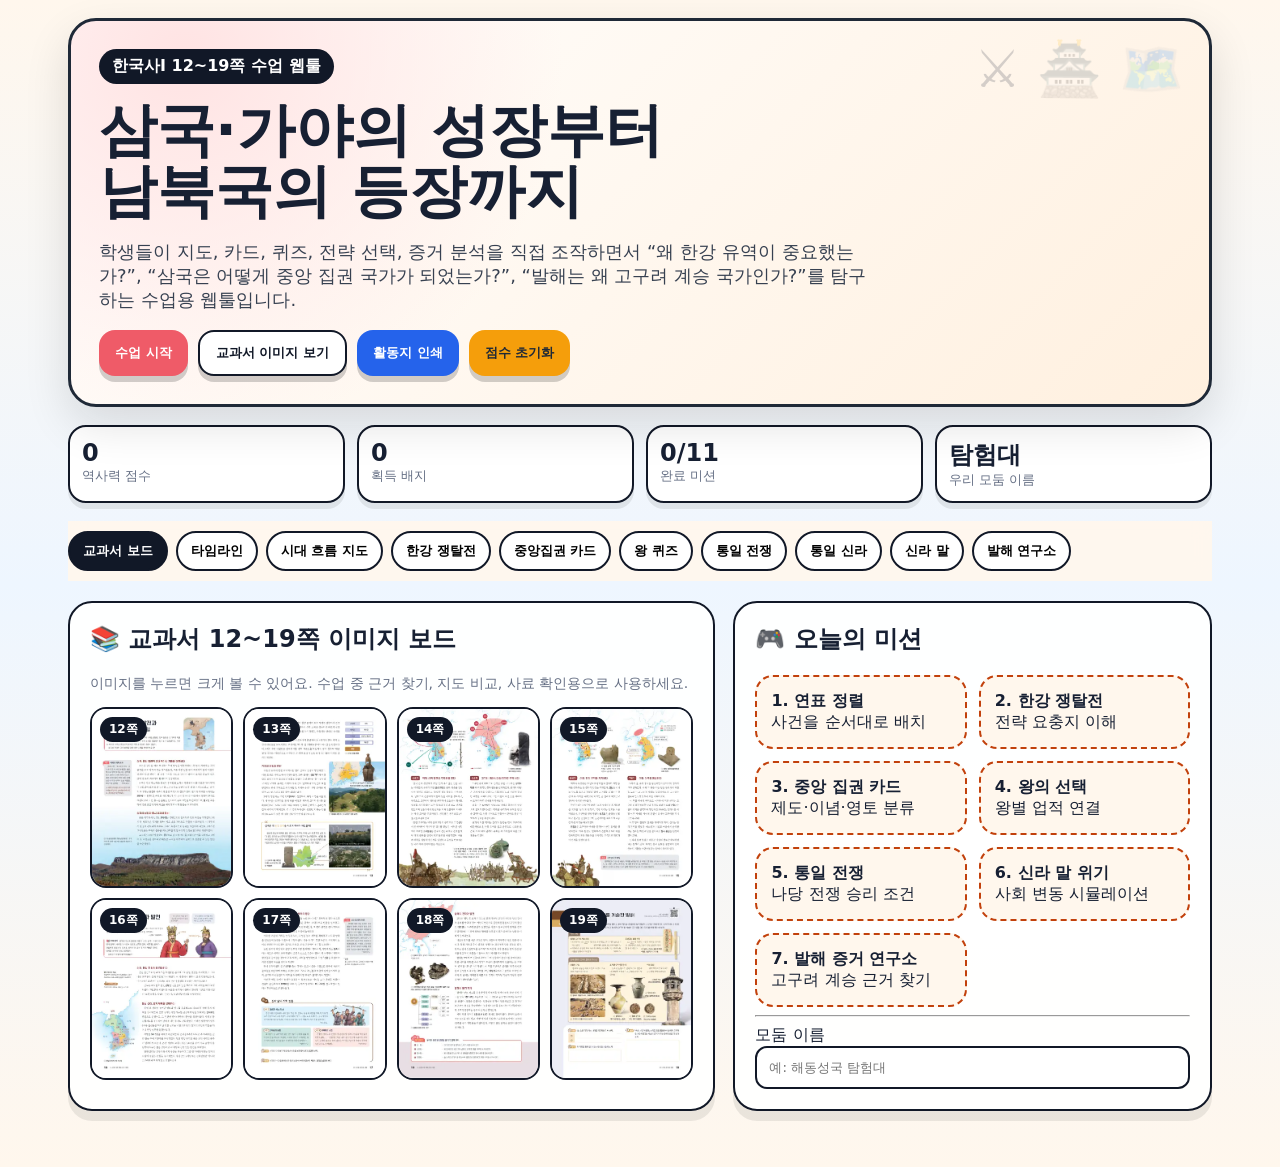
<file: 한국사_삼국가야의 성장부터 남북국의 등장까지.html>
<!DOCTYPE html>
<html lang="ko">
<head>
<meta charset="UTF-8" />
<meta name="viewport" content="width=device-width, initial-scale=1.0" />
<title>삼국·가야와 남북국 인터랙티브 수업 웹툴</title>
<style>
:root{--bg:#fff7ed;--ink:#172033;--muted:#667085;--red:#ef5b68;--blue:#3b82f6;--green:#16a34a;--gold:#f59e0b;--purple:#8b5cf6;--card:#ffffff;--line:#ffe0c2;}
*{box-sizing:border-box} body{margin:0;font-family:system-ui,-apple-system,BlinkMacSystemFont,"Segoe UI",sans-serif;background:linear-gradient(180deg,#fff7ed,#eef6ff 50%,#fff7ed);color:var(--ink)}
button,input,textarea,select{font-family:inherit} .wrap{max-width:1180px;margin:auto;padding:18px}.hero{border:3px solid #1f2937;border-radius:28px;background:radial-gradient(circle at 10% 10%,#ffe3e3,transparent 35%),linear-gradient(135deg,#fff,#fff0df);padding:28px;box-shadow:0 18px 45px rgba(20,20,20,.12);position:relative;overflow:hidden}.hero:after{content:"⚔️ 🏯 🗺️";position:absolute;right:25px;top:18px;font-size:52px;opacity:.18}.kicker{display:inline-flex;gap:8px;align-items:center;background:#111827;color:white;padding:7px 13px;border-radius:999px;font-weight:800}.hero h1{font-size:clamp(30px,5vw,58px);line-height:1.05;margin:16px 0 10px}.hero p{font-size:18px;max-width:780px;color:#374151}.toolbar{display:flex;gap:10px;flex-wrap:wrap;margin-top:18px}.btn{border:0;border-radius:16px;padding:12px 16px;background:#111827;color:white;font-weight:800;cursor:pointer;box-shadow:0 6px 0 rgba(0,0,0,.18);transition:.15s}.btn:hover{transform:translateY(-2px)}.btn.alt{background:#ef5b68}.btn.good{background:#16a34a}.btn.blue{background:#2563eb}.btn.gold{background:#f59e0b;color:#1f2937}.btn.ghost{background:#fff;color:#111827;border:2px solid #111827}.scorebar{display:grid;grid-template-columns:repeat(4,1fr);gap:12px;margin:18px 0}.score{background:#fff;border:2px solid #111827;border-radius:18px;padding:12px;box-shadow:0 6px 0 rgba(0,0,0,.08)}.score b{font-size:24px}.score span{display:block;color:var(--muted);font-size:13px}.tabs{position:sticky;top:0;z-index:10;background:rgba(255,247,237,.94);backdrop-filter:blur(8px);padding:10px 0;display:flex;gap:8px;overflow:auto}.tab{white-space:nowrap;border:2px solid #111827;background:white;border-radius:999px;padding:9px 13px;font-weight:800;cursor:pointer}.tab.active{background:#111827;color:white}.panel{display:none;margin:20px 0}.panel.active{display:block}.grid{display:grid;grid-template-columns:1.15fr .85fr;gap:18px}.card{background:rgba(255,255,255,.96);border:2px solid #111827;border-radius:24px;padding:20px;box-shadow:0 10px 0 rgba(0,0,0,.08);margin-bottom:18px}.card h2,.card h3{margin-top:0}.small{font-size:14px;color:#667085}.page-strip{display:grid;grid-template-columns:repeat(4,1fr);gap:10px}.thumb{border:2px solid #111827;border-radius:16px;overflow:hidden;background:white;cursor:pointer;position:relative}.thumb img{width:100%;display:block}.thumb span{position:absolute;left:8px;top:8px;background:#111827;color:white;border-radius:999px;padding:4px 9px;font-size:12px;font-weight:900}.mission-grid{display:grid;grid-template-columns:repeat(2,1fr);gap:12px}.mission{border:2px dashed #c2410c;background:#fff7ed;border-radius:18px;padding:14px}.pill{display:inline-block;border-radius:999px;padding:4px 9px;background:#fee2e2;color:#991b1b;font-weight:900;margin:2px}.timeline{display:flex;gap:10px;overflow:auto;padding:10px;background:#f8fafc;border-radius:18px;border:2px solid #111827}.dropzone,.event{min-width:130px;min-height:74px;border:2px dashed #94a3b8;border-radius:14px;padding:10px;background:white;text-align:center}.event{cursor:grab;border-style:solid;background:#fff7ed;font-weight:800}.dropzone{font-size:13px}.dropzone.ok{background:#dcfce7;border-color:#16a34a}.mapbox{position:relative;min-height:420px;background:linear-gradient(#dff7ff,#fef3c7);border:2px solid #111827;border-radius:24px;overflow:hidden}.peninsula{position:absolute;inset:35px 80px 35px 120px;background:#fef08a;clip-path:polygon(48% 0,62% 10%,65% 23%,58% 34%,70% 48%,59% 64%,64% 82%,51% 100%,42% 81%,30% 69%,36% 52%,26% 35%,39% 23%);border:4px solid #92400e}.river{position:absolute;left:37%;top:45%;width:35%;height:16px;background:#60a5fa;border-radius:999px;transform:rotate(-15deg);box-shadow:0 0 0 3px #bfdbfe}.zone{position:absolute;border:3px solid #111827;border-radius:16px;padding:10px 12px;background:white;font-weight:900;cursor:pointer}.zone:hover{transform:scale(1.05)}.zone[data-owner="백제"]{background:#fecaca}.zone[data-owner="고구려"]{background:#bfdbfe}.zone[data-owner="신라"]{background:#bbf7d0}.zone[data-owner="가야"]{background:#fde68a}.z1{left:39%;top:17%}.z2{left:35%;top:43%}.z3{left:48%;top:66%}.z4{left:24%;top:68%}.choices{display:flex;gap:8px;flex-wrap:wrap}.choice{border:2px solid #111827;border-radius:14px;background:white;padding:10px;font-weight:900;cursor:pointer}.choice.selected{background:#111827;color:white}.cards{display:flex;gap:10px;flex-wrap:wrap}.dragcard{padding:10px 12px;border:2px solid #111827;border-radius:14px;background:#fff7ed;font-weight:800;cursor:grab}.sort-grid{display:grid;grid-template-columns:repeat(3,1fr);gap:10px}.bucket{min-height:130px;border:2px dashed #64748b;border-radius:18px;padding:10px;background:#f8fafc}.bucket h4{margin:0 0 8px}.bucket .dragcard{margin:6px 0;background:#e0f2fe}.quiz-option{display:block;width:100%;text-align:left;margin:8px 0;border:2px solid #111827;border-radius:14px;background:white;padding:12px;font-weight:800;cursor:pointer}.quiz-option.correct{background:#dcfce7}.quiz-option.wrong{background:#fee2e2}.statrow{display:grid;grid-template-columns:140px 1fr 60px;gap:8px;align-items:center;margin:10px 0}.bar{height:18px;background:#e5e7eb;border-radius:999px;overflow:hidden;border:1px solid #111827}.bar i{display:block;height:100%;width:20%;background:#f59e0b}.sim-controls{display:grid;grid-template-columns:repeat(2,1fr);gap:10px}.evidence{display:grid;grid-template-columns:repeat(2,1fr);gap:10px}.ev{border:2px solid #111827;border-radius:18px;padding:12px;background:#f8fafc;cursor:pointer}.ev.on{background:#dcfce7}.report textarea,.report input{width:100%;border:2px solid #111827;border-radius:14px;padding:10px;margin:5px 0 12px;background:white}.badge{display:inline-flex;align-items:center;gap:6px;background:#111827;color:white;padding:8px 12px;border-radius:999px;font-weight:900;margin:4px}.toast{position:fixed;right:18px;bottom:18px;background:#111827;color:white;border-radius:18px;padding:14px 16px;box-shadow:0 12px 30px rgba(0,0,0,.25);z-index:50;display:none;max-width:340px}.modal{position:fixed;inset:0;background:rgba(0,0,0,.75);display:none;align-items:center;justify-content:center;z-index:99;padding:20px}.modal img{max-width:92vw;max-height:86vh;border-radius:14px;background:white}.modal button{position:absolute;right:20px;top:20px}.character{font-size:44px;filter:drop-shadow(0 6px 0 rgba(0,0,0,.1))}.two{display:grid;grid-template-columns:1fr 1fr;gap:14px}.printOnly{display:none}.era-controls{display:flex;gap:8px;flex-wrap:wrap;align-items:center;margin:12px 0}.era-info{display:flex;gap:8px;flex-wrap:wrap;margin:10px 0}.era-chip{display:inline-flex;align-items:center;gap:6px;background:#fff;border:2px solid #111827;border-radius:999px;padding:7px 12px;font-weight:900}.story-map{min-height:640px;background:linear-gradient(180deg,#dff4ff,#fff4cf)}.story-focus{position:absolute;left:14px;top:14px;max-width:65%;background:rgba(255,255,255,.92);border:2px solid #111827;border-radius:18px;padding:10px 12px;font-weight:800;box-shadow:0 8px 0 rgba(0,0,0,.07)}.story-caption{position:absolute;left:14px;bottom:14px;right:14px;background:rgba(255,255,255,.9);border:2px solid #111827;border-radius:18px;padding:10px 12px;font-size:14px}.storyNode,.storySpot{position:absolute;transform:translate(-50%,-50%);border:2px solid #111827;border-radius:14px;padding:8px 10px;background:#fff;font-weight:900;box-shadow:0 6px 0 rgba(0,0,0,.08)}.storyNode{cursor:default}.storyNode small,.storySpot small{display:block;font-size:11px;color:#475569;font-weight:700}.storySpot{background:#111827;color:#fff;border-radius:999px;padding:6px 10px}.storyNode.active{outline:4px solid rgba(239,91,104,.35)}.storyNode.dim{opacity:.4}.era-dots{display:flex;gap:6px;flex-wrap:wrap}.era-dot{width:14px;height:14px;border-radius:50%;background:#d1d5db;border:2px solid #111827}.era-dot.on{background:#ef5b68}.state-table{width:100%;border-collapse:collapse;margin-top:8px}.state-table th,.state-table td{border:2px solid #111827;padding:10px;vertical-align:top}.state-table th{background:#111827;color:#fff}.state-table td:first-child{font-weight:900;white-space:nowrap}.event-gallery{display:grid;grid-template-columns:repeat(2,1fr);gap:10px;margin-top:12px}.story-event{border:2px solid #111827;border-radius:18px;padding:12px;background:#fff;cursor:pointer;transition:.15s;display:flex;gap:10px;align-items:flex-start}.story-event:hover{transform:translateY(-2px)}.story-event.on{background:#fff7ed;box-shadow:0 8px 0 rgba(0,0,0,.08)}.event-ill{font-size:34px;line-height:1}.event-meta b{display:block;font-size:16px}.event-meta span{font-size:12px;color:#667085;font-weight:800}.event-detail{margin-top:14px;border:2px solid #111827;border-radius:20px;padding:14px;background:linear-gradient(180deg,#fff7ed,#fff)}.event-detail h4{margin:0 0 8px}.event-reason{display:grid;grid-template-columns:repeat(3,1fr);gap:10px;margin-top:10px}.mini-box{border:2px solid #111827;border-radius:16px;padding:10px;background:#fff}.storyPagePreview{display:grid;grid-template-columns:120px 1fr;gap:12px;margin-top:12px;align-items:start}.storyPagePreview img{width:100%;border-radius:14px;border:2px solid #111827;cursor:pointer;background:#fff}.story-banner{display:flex;justify-content:space-between;align-items:center;gap:12px;flex-wrap:wrap}.story-banner h2,.story-banner h3{margin:0}.story-legend{display:flex;gap:8px;flex-wrap:wrap;margin-top:10px}.legend-pill{background:#fff;border:2px solid #111827;border-radius:999px;padding:5px 10px;font-size:13px;font-weight:800}@keyframes popIn{from{transform:translateY(6px);opacity:0}to{transform:translateY(0);opacity:1}}@keyframes floaty{from{transform:translate(-50%,-50%) translateY(0)}to{transform:translate(-50%,-50%) translateY(-5px)}}@keyframes pulseRing{0%{box-shadow:0 0 0 0 rgba(239,91,104,.45)}70%{box-shadow:0 0 0 14px rgba(239,91,104,0)}100%{box-shadow:0 0 0 0 rgba(239,91,104,0)}}.story-event,.event-detail,.storyNode,.storySpot,.teacher-box,.flow-card{animation:popIn .25s ease}.story-note{font-size:14px;color:#475569}.story-map .river{left:39%;top:48%;width:26%;transform:rotate(-12deg)}.storyNode{animation:floaty 2.6s ease-in-out infinite alternate, popIn .25s ease}.storySpot{animation:pulseRing 2s infinite}.story-panel-grid{display:grid;grid-template-columns:1.2fr .8fr;gap:18px}.flow-track,.flow-bank{display:flex;gap:10px;flex-wrap:wrap;padding:10px;background:#f8fafc;border:2px solid #111827;border-radius:18px;min-height:82px}.flow-card{padding:10px 12px;border:2px solid #111827;border-radius:14px;background:#fff7ed;font-weight:800;cursor:grab}.flow-slot{min-width:118px;min-height:62px;border:2px dashed #64748b;border-radius:14px;padding:8px;background:#fff;text-align:center;font-size:13px}.flow-slot.ok{background:#dcfce7;border-color:#16a34a}.teacher-box{display:none;border:2px solid #111827;border-radius:18px;padding:14px;background:linear-gradient(180deg,#eef6ff,#fff);margin-top:12px}.teacher-box.on{display:block}.teacher-grid{display:grid;grid-template-columns:1fr 1fr;gap:10px}.teacher-tip{border:2px solid #111827;border-radius:14px;background:#fff;padding:10px}.quiz-mini .quiz-option{margin:6px 0}.story-map.big{min-height:720px}.story-map-toolbar{display:flex;justify-content:space-between;align-items:center;gap:10px;flex-wrap:wrap;margin-bottom:12px}.story-mission{border:2px dashed #c2410c;background:#fff7ed;border-radius:18px;padding:12px;margin-top:12px}.story-complete{background:#dcfce7;border-color:#16a34a}@media(max-width:850px){.story-panel-grid,.teacher-grid{grid-template-columns:1fr}.story-map.big{min-height:560px}}@media(max-width:850px){.grid,.two,.scorebar,.mission-grid,.sort-grid,.evidence,.sim-controls{grid-template-columns:1fr}.page-strip{grid-template-columns:repeat(2,1fr)}.mapbox{min-height:340px}.zone{font-size:13px}.wrap{padding:10px}}@media print{.tabs,.toolbar,.btn,.page-strip{display:none}.panel{display:block}.card{break-inside:avoid}.printOnly{display:block}}
</style>
</head>
<body>
<div class="wrap">
  <section class="hero">
    <span class="kicker">한국사Ⅰ 12~19쪽 수업 웹툴</span>
    <h1>삼국·가야의 성장부터<br>남북국의 등장까지</h1>
    <p>학생들이 지도, 카드, 퀴즈, 전략 선택, 증거 분석을 직접 조작하면서 “왜 한강 유역이 중요했는가?”, “삼국은 어떻게 중앙 집권 국가가 되었는가?”, “발해는 왜 고구려 계승 국가인가?”를 탐구하는 수업용 웹툴입니다.</p>
    <div class="toolbar"><button class="btn alt" onclick="startClass()">수업 시작</button><button class="btn ghost" onclick="showPanel('p0')">교과서 이미지 보기</button><button class="btn blue" onclick="window.print()">활동지 인쇄</button><button class="btn gold" onclick="resetAll()">점수 초기화</button></div>
  </section>

  <div class="scorebar">
    <div class="score"><b id="score">0</b><span>역사력 점수</span></div>
    <div class="score"><b id="badges">0</b><span>획득 배지</span></div>
    <div class="score"><b id="missions">0/7</b><span>완료 미션</span></div>
    <div class="score"><b id="teamName">탐험대</b><span>우리 모둠 이름</span></div>
  </div>

  <nav class="tabs" id="tabs"></nav>

  <section id="p0" class="panel active">
    <div class="grid">
      <div class="card">
        <h2>📚 교과서 12~19쪽 이미지 보드</h2>
        <p class="small">이미지를 누르면 크게 볼 수 있어요. 수업 중 근거 찾기, 지도 비교, 사료 확인용으로 사용하세요.</p>
        <div class="page-strip" id="pageStrip"></div>
      </div>
      <div class="card">
        <h2>🎮 오늘의 미션</h2>
        <div class="mission-grid">
          <div class="mission"><b>1. 연표 정렬</b><br>사건을 순서대로 배치</div>
          <div class="mission"><b>2. 한강 쟁탈전</b><br>전략 요충지 이해</div>
          <div class="mission"><b>3. 중앙 집권 카드</b><br>제도·이념·영토 분류</div>
          <div class="mission"><b>4. 왕의 선택</b><br>왕별 업적 연결</div>
          <div class="mission"><b>5. 통일 전쟁</b><br>나당 전쟁 승리 조건</div>
          <div class="mission"><b>6. 신라 말 위기</b><br>사회 변동 시뮬레이션</div>
          <div class="mission"><b>7. 발해 증거 연구소</b><br>고구려 계승 근거 찾기</div>
        </div>
        <hr><label>모둠 이름 <input id="teamInput" placeholder="예: 해동성국 탐험대" style="width:100%;padding:12px;border:2px solid #111827;border-radius:12px" oninput="setTeam(this.value)"></label>
      </div>
    </div>
  </section>

  <section id="p1" class="panel">
    <div class="card"><h2>⏳ 미션 1. 삼국·남북국 타임라인 정렬</h2><p>사건 카드를 아래 연도 칸에 끌어다 놓으세요. 교과서 12~19쪽의 흐름을 먼저 잡는 활동입니다.</p><div class="timeline" id="events"></div><h3>연도 칸</h3><div class="timeline" id="years"></div><button class="btn alt" onclick="checkTimeline()">정답 확인</button></div>
  </section>

  <section id="p9" class="panel">
    <div class="card">
      <div class="story-map-toolbar">
        <div class="story-banner"><h2>🧭 3차 업그레이드: 시대 흐름 지도</h2><span class="era-chip" id="eraBadge">4세기</span></div>
        <div class="era-controls">
          <button class="btn ghost" onclick="prevEra()">⬅️ 이전 시대</button>
          <button class="btn blue" onclick="nextEra()">➡️ 다음 시대</button>
          <button class="btn good" id="autoEraBtn" onclick="toggleEraAuto()">▶️ 자동 재생</button>
          <button class="btn gold" id="teacherBtn" onclick="toggleTeacherMode()">👩‍🏫 교사용 모드 OFF</button>
        </div>
      </div>
      <p>지도를 더 크게 키웠어요. 시대 버튼을 누르거나 자동 재생을 눌러 보세요. <b>지도 변화</b>, <b>국가 상황</b>, <b>주요 사건</b>, <b>즉석 퀴즈</b>가 한 번에 연결됩니다.</p>
      <div class="era-dots" id="eraDots"></div>
      <div class="story-map mapbox big" id="storyMap">
        <div class="peninsula"></div>
        <div class="river"></div>
        <div class="story-focus" id="storyFocus"></div>
        <div id="storyNodes"></div>
        <div class="story-caption" id="storyCaption"></div>
      </div>
      <div class="story-legend">
        <span class="legend-pill">🟥 백제</span><span class="legend-pill">🟦 고구려</span><span class="legend-pill">🟩 신라</span><span class="legend-pill">🟨 가야</span><span class="legend-pill">🟪 발해</span><span class="legend-pill">⚫ 호족·주변 세력</span>
      </div>
      <div class="story-mission" id="storyMissionStatus">미션: 아래의 <b>시대 흐름 완성 게임</b>과 <b>시대별 퀴즈</b>를 해결해 보세요!</div>
    </div>

    <div class="story-panel-grid">
      <div class="card">
        <div class="story-banner"><h3 id="eraTitle">4세기, 백제가 주도권을 잡다</h3><span class="story-note" id="eraYears"></span></div>
        <div class="era-info" id="eraInfo"></div>
        <p id="storySummary"></p>
        <h3>📋 국가 상황판</h3>
        <table class="state-table">
          <thead><tr><th>국가</th><th>상황</th><th>핵심 키워드</th></tr></thead>
          <tbody id="stateTableBody"></tbody>
        </table>
        <h3 style="margin-top:18px">🎞️ 주요 사건 스토리</h3>
        <div class="event-gallery" id="eventGallery"></div>
        <div class="event-detail" id="eventDetail"></div>
      </div>

      <div class="card">
        <h3>🧩 학생용 게임: 시대 흐름 완성하기</h3>
        <p class="small">섞여 있는 시대 카드를 순서대로 놓아 보세요.</p>
        <div class="flow-bank" id="flowBank"></div>
        <h4>순서 칸</h4>
        <div class="flow-track" id="flowTrack"></div>
        <button class="btn alt" onclick="checkStoryFlow()">순서 확인</button>

        <hr style="margin:18px 0">
        <h3>❓ 시대별 즉석 퀴즈</h3>
        <div class="quiz-mini">
          <p id="eraQuizQ"></p>
          <div id="eraQuizOps"></div>
          <div id="eraQuizFeedback" class="small" style="margin-top:10px"></div>
        </div>

        <div id="teacherPanel" class="teacher-box">
          <h3>👩‍🏫 교사용 해설</h3>
          <div class="teacher-grid">
            <div class="teacher-tip"><b>현재 시대 핵심</b><div id="teacherEraCore" style="margin-top:6px"></div></div>
            <div class="teacher-tip"><b>수업 질문 예시</b><div id="teacherQuestion" style="margin-top:6px"></div></div>
            <div class="teacher-tip"><b>현재 사건 해설</b><div id="teacherEventExplain" style="margin-top:6px"></div></div>
            <div class="teacher-tip"><b>퀴즈 정답·포인트</b><div id="teacherQuizAnswer" style="margin-top:6px"></div></div>
          </div>
        </div>
      </div>
    </div>
  </section>

  <section id="p2" class="panel">
    <div class="grid"><div class="card"><h2>🗺️ 미션 2. 한강 유역 쟁탈전</h2><p>4~6세기 삼국이 서로 차지하려 했던 핵심 지역을 클릭해 보세요. 한강 유역은 농업 생산력, 인구, 물자, 중국 교류에 유리한 전략적 요충지였습니다.</p><div class="mapbox"><div class="peninsula"></div><div class="river"></div><button class="zone z1" data-owner="고구려" onclick="claimZone(this)">고구려</button><button class="zone z2" data-owner="백제" onclick="claimZone(this)">한강 유역</button><button class="zone z3" data-owner="신라" onclick="claimZone(this)">신라</button><button class="zone z4" data-owner="가야" onclick="claimZone(this)">가야</button></div></div><div class="card"><h3>질문: 왜 한강 유역인가?</h3><div id="hanChoices" class="choices"></div><button class="btn good" onclick="checkHan()">선택 확인</button><div id="hanResult" style="margin-top:12px"></div></div></div>
  </section>

  <section id="p3" class="panel">
    <div class="card"><h2>🏛️ 미션 3. 중앙 집권 국가 만들기 카드 분류</h2><p>삼국이 중앙 집권적 고대 국가로 발전하기 위해 정비한 요소를 분류하세요.</p><div class="cards" id="sortCards"></div><div class="sort-grid"><div class="bucket" data-bucket="왕권"><h4>👑 왕권 강화</h4></div><div class="bucket" data-bucket="제도"><h4>📜 통치 제도 정비</h4></div><div class="bucket" data-bucket="통합"><h4>🪷 사회 통합·이념</h4></div></div><button class="btn alt" onclick="checkSort()">분류 확인</button></div>
  </section>

  <section id="p4" class="panel">
    <div class="grid"><div class="card"><h2>👑 미션 4. 왕의 선택 퀴즈</h2><p id="quizQ"></p><div id="quizOps"></div><button class="btn blue" onclick="nextQuiz()">다음 문제</button></div><div class="card"><h3>왕 업적 힌트</h3><span class="pill">근초고왕: 4세기 백제 주도권</span><span class="pill">소수림왕: 불교·태학·율령</span><span class="pill">광개토 대왕: 정복 활동</span><span class="pill">장수왕: 평양 천도·남진</span><span class="pill">진흥왕: 한강·대가야</span><span class="pill">신문왕: 김흠돌의 난 이후 정비</span><span class="pill">선왕: 발해 전성기</span></div></div>
  </section>

  <section id="p5" class="panel">
    <div class="grid"><div class="card"><h2>⚔️ 미션 5. 7세기 통일 전쟁 전략 게임</h2><p>카드를 골라 신라가 삼국 통일을 완성하는 경로를 만들어 보세요. 단, 당이 한반도 전체를 지배하려는 상황까지 고려해야 합니다.</p><div class="choices" id="warChoices"></div><button class="btn alt" onclick="checkWar()">전략 실행</button><div id="warLog"></div></div><div class="card"><h3>전쟁 상황판</h3><div class="statrow"><b>백제</b><div class="bar"><i id="baekBar"></i></div><span id="baekV">100</span></div><div class="statrow"><b>고구려</b><div class="bar"><i id="gogBar"></i></div><span id="gogV">100</span></div><div class="statrow"><b>당 영향력</b><div class="bar"><i id="tangBar"></i></div><span id="tangV">20</span></div><div class="statrow"><b>신라 통합력</b><div class="bar"><i id="silBar"></i></div><span id="silV">30</span></div></div></div>
  </section>

  <section id="p6" class="panel">
    <div class="grid"><div class="card"><h2>🏘️ 미션 6. 통일 신라 행정 설계</h2><p>통일 후 늘어난 영토와 인구를 다스리기 위해 필요한 정책을 선택하세요.</p><div class="choices" id="adminChoices"></div><button class="btn good" onclick="checkAdmin()">정책 평가</button><div id="adminLog"></div></div><div class="card"><h3>9주 5소경 미니맵</h3><p class="small">교과서 16쪽의 핵심: 지방을 9주로 나누고 5소경을 두어 수도 금성이 동남쪽에 치우친 점을 보완했습니다.</p><div class="mapbox" style="min-height:300px"><div class="peninsula"></div><button class="zone" style="left:52%;top:72%">금성</button><button class="zone" style="left:45%;top:48%">중원경</button><button class="zone" style="left:38%;top:56%">서원경</button><button class="zone" style="left:35%;top:75%">남원경</button><button class="zone" style="left:58%;top:67%">금관경</button><button class="zone" style="left:44%;top:35%">북원경</button></div></div></div>
  </section>

  <section id="p7" class="panel">
    <div class="grid"><div class="card"><h2>🔥 미션 7. 신라 말 위기 시뮬레이션</h2><p>귀족의 사치, 농민 수탈, 왕위 쟁탈, 지방 통제력 약화가 어떤 결과를 낳는지 조작해 보세요.</p><div class="sim-controls"><label>귀족 사치 <input type="range" min="0" max="100" value="55" id="noble" oninput="updateCrisis()"></label><label>농민 부담 <input type="range" min="0" max="100" value="65" id="tax" oninput="updateCrisis()"></label><label>왕권 안정 <input type="range" min="0" max="100" value="35" id="king" oninput="updateCrisis()"></label><label>지방 통제 <input type="range" min="0" max="100" value="30" id="local" oninput="updateCrisis()"></label></div><div id="crisisText" style="margin-top:14px"></div><button class="btn alt" onclick="finishCrisis()">상황 발표 완료</button></div><div class="card"><h3>사회 변동 게이지</h3><div class="statrow"><b>농민 봉기</b><div class="bar"><i id="rebBar"></i></div><span id="rebV">0</span></div><div class="statrow"><b>호족 성장</b><div class="bar"><i id="hoBar"></i></div><span id="hoV">0</span></div><div class="statrow"><b>후삼국 가능성</b><div class="bar"><i id="threeBar"></i></div><span id="threeV">0</span></div></div></div>
  </section>

  <section id="p8" class="panel">
    <div class="grid"><div class="card"><h2>🔎 미션 8. 발해 증거 연구소</h2><p>발해가 고구려를 계승했다는 근거가 되는 증거를 선택하세요.</p><div class="evidence" id="evidence"></div><button class="btn good" onclick="checkEvidence()">연구 결과 제출</button><div id="evidenceLog"></div></div><div class="card report"><h3>📝 모둠 보고서 자동 정리</h3><input id="topic" placeholder="탐구 주제"><textarea id="learned" rows="4" placeholder="오늘 알게 된 점"></textarea><textarea id="question" rows="3" placeholder="더 궁금한 점"></textarea><button class="btn blue" onclick="makeReport()">보고서 생성</button><div id="reportOut"></div></div></div>
  </section>
</div>
<div class="toast" id="toast"></div><div class="modal" id="modal" onclick="this.style.display='none'"><button class="btn alt">닫기</button><img id="modalImg"></div>
<script>
const pageImages = [{"p": 12, "src": "[data-uri]"}, {"p": 13, "src": "[data-uri]"}, {"p": 14, "src": "[data-uri]"}, {"p": 15, "src": "[data-uri]"}, {"p": 16, "src": "[data-uri]"}, {"p": 17, "src": "[data-uri]"}, {"p": 18, "src": "[data-uri]"}, {"p": 19, "src": "[data-uri]"}];
const tabs=[['p0','교과서 보드'],['p1','타임라인'],['p9','시대 흐름 지도'],['p2','한강 쟁탈전'],['p3','중앙집권 카드'],['p4','왕 퀴즈'],['p5','통일 전쟁'],['p6','통일 신라'],['p7','신라 말'],['p8','발해 연구소']];
const TOTAL_MISSIONS=11;
let state={score:0,badges:0,done:new Set(),team:'탐험대',teacher:false};
function save(){localStorage.setItem('historyToolState',JSON.stringify({score:state.score,badges:state.badges,done:[...state.done],team:state.team,teacher:state.teacher}));renderScore()}
function load(){try{let s=JSON.parse(localStorage.getItem('historyToolState')); if(s){state.score=s.score||0;state.badges=s.badges||0;state.done=new Set(s.done||[]);state.team=s.team||'탐험대';state.teacher=!!s.teacher;}}catch(e){} renderScore()}
function renderScore(){score.textContent=state.score;badges.textContent=state.badges;missions.textContent=state.done.size+'/'+TOTAL_MISSIONS;teamName.textContent=state.team||'탐험대';const tp=document.getElementById('teacherPanel');const tb=document.getElementById('teacherBtn');if(tp)tp.classList.toggle('on',!!state.teacher);if(tb)tb.textContent=state.teacher?'👩‍🏫 교사용 모드 ON':'👩‍🏫 교사용 모드 OFF'}
function award(points,key,msg){ if(key && !state.done.has(key)){state.done.add(key);state.badges++; state.score+=points; toast('배지 획득! '+msg+' +'+points); save()} else if(!key){state.score+=points; toast(msg+' +'+points); save()} }
function toast(msg){const t=document.getElementById('toast');t.textContent=msg;t.style.display='block';setTimeout(()=>t.style.display='none',2600)}
function showPanel(id){document.querySelectorAll('.panel').forEach(p=>p.classList.remove('active'));document.getElementById(id).classList.add('active');document.querySelectorAll('.tab').forEach(b=>b.classList.toggle('active',b.dataset.id===id));scrollTo({top:0,behavior:'smooth'})}
function initTabs(){tabs.forEach(([id,name])=>{let b=document.createElement('button');b.className='tab';b.dataset.id=id;b.textContent=name;b.onclick=()=>showPanel(id);document.getElementById('tabs').appendChild(b)});document.querySelector('.tab').classList.add('active')}
function initPages(){const ps=document.getElementById('pageStrip');pageImages.forEach(x=>{let d=document.createElement('div');d.className='thumb';d.innerHTML=`<span>${x.p}쪽</span><img src="${x.src}">`;d.onclick=()=>{modalImg.src=x.src;modal.style.display='flex'};ps.appendChild(d)})}
function startClass(){showPanel('p1');toast('첫 미션으로 이동했어요. 모둠별로 시작해 볼까요?')}
function setTeam(v){state.team=v||'탐험대';save()}
function resetAll(){localStorage.removeItem('historyToolState');location.reload()}
// timeline
const timelineData=[['근초고왕 활약','4세기'],['장수왕 평양 천도','427'],['백제 멸망','660'],['고구려 멸망','668'],['신라 삼국 통일','676'],['발해 건국','698'],['원종·애노의 난','889'],['발해 멸망','926']];
function initTimeline(){let ev=[...timelineData].sort(()=>Math.random()-.5), events=document.getElementById('events'), years=document.getElementById('years');ev.forEach(([e,y])=>{let c=document.createElement('div');c.className='event';c.draggable=true;c.dataset.year=y;c.textContent=e;c.ondragstart=drag;events.appendChild(c)});timelineData.map(x=>x[1]).forEach(y=>{let z=document.createElement('div');z.className='dropzone';z.dataset.year=y;z.innerHTML='<b>'+y+'</b><br>여기에 놓기';z.ondragover=allow;z.ondrop=drop;years.appendChild(z)})}
let dragged=null;function drag(e){dragged=e.target}function allow(e){e.preventDefault()}function drop(e){e.preventDefault();let z=e.currentTarget;if(dragged){z.innerHTML='<b>'+z.dataset.year+'</b>';z.appendChild(dragged)}}
function checkTimeline(){let ok=0;document.querySelectorAll('#years .dropzone').forEach(z=>{let c=z.querySelector('.event');if(c&&c.dataset.year===z.dataset.year){z.classList.add('ok');ok++}}); if(ok===timelineData.length) award(120,'timeline','연표 지배자'); else toast('맞은 칸: '+ok+'/'+timelineData.length+' — 다시 도전!')}
// Han choices
const hanItems=['농업 생산력과 인구가 풍부함','중국과 직접 교류하기 편리함','전략적 요충지라 주도권 확보 가능','철이 가장 많이 나는 곳이라서만 중요함','바다와 강을 이용한 교통이 유리함'];
function initHan(){const box=hanChoices;hanItems.forEach(t=>{let b=document.createElement('button');b.className='choice';b.textContent=t;b.onclick=()=>b.classList.toggle('selected');box.appendChild(b)})}
function claimZone(el){toast(el.dataset.owner+' 지역을 확인했어요. 한강 유역의 의미를 설명해 보세요!')}
function checkHan(){let selected=[...document.querySelectorAll('#hanChoices .selected')].map(x=>x.textContent);let wrong=selected.includes('철이 가장 많이 나는 곳이라서만 중요함');let needed=hanItems.filter(x=>x!=='철이 가장 많이 나는 곳이라서만 중요함');let ok=needed.every(x=>selected.includes(x))&&!wrong;if(ok){hanResult.innerHTML='<b>정답!</b> 한강 유역은 농업·인구·물자·대외 교류가 결합된 핵심 전략지였어요.';award(100,'han','한강 전략가')}else hanResult.textContent='아쉬워요. “철이 가장 많이 나는 곳”은 가야 설명과 더 관련이 커요.'}
// Sort
const sortData=[['왕위 세습','왕권'],['각 부 지배자를 중앙 귀족으로 편입','왕권'],['관등제 마련','제도'],['공복 제정','제도'],['율령 반포','제도'],['불교 수용','통합'],['국왕 중심 지배 이념','통합'],['사회 통합 도모','통합']];
function initSort(){let box=sortCards;sortData.sort(()=>Math.random()-.5).forEach(([t,b])=>{let c=document.createElement('div');c.className='dragcard';c.draggable=true;c.dataset.bucket=b;c.textContent=t;c.ondragstart=drag;box.appendChild(c)});document.querySelectorAll('.bucket').forEach(b=>{b.ondragover=allow;b.ondrop=e=>{drop(e)}})}
function checkSort(){let total=0,ok=0;document.querySelectorAll('.bucket .dragcard').forEach(c=>{total++; if(c.dataset.bucket===c.parentElement.dataset.bucket){c.style.background='#dcfce7';ok++}else c.style.background='#fee2e2'}); if(ok===sortData.length) award(110,'sort','중앙 집권 설계자'); else toast('분류 성공: '+ok+'/'+sortData.length)}
// quiz
const quiz=[['한강 유역을 장악하고 대가야를 정복한 왕은?','진흥왕',['장수왕','진흥왕','신문왕','선왕']],['불교 수용, 태학 설립, 율령 반포로 고구려 체제를 정비한 왕은?','소수림왕',['근초고왕','소수림왕','무령왕','법흥왕']],['평양으로 천도하고 한강 유역까지 진출한 고구려 왕은?','장수왕',['장수왕','광개토 대왕','성왕','문무왕']],['김흠돌의 난 이후 귀족을 숙청하고 국학을 설립한 왕은?','신문왕',['무열왕','신문왕','문무왕','지증왕']],['발해 전성기를 이끌며 해동성국이라 불리게 한 왕은?','선왕',['대조영','무왕','문왕','선왕']]];let qi=0;
function renderQuiz(){let q=quiz[qi%quiz.length];quizQ.textContent=q[0];quizOps.innerHTML='';q[2].forEach(o=>{let b=document.createElement('button');b.className='quiz-option';b.textContent=o;b.onclick=()=>{if(o===q[1]){b.classList.add('correct');award(15,null,'정답')}else{b.classList.add('wrong');toast('다시 생각해 볼까요?')}};quizOps.appendChild(b)})}
function nextQuiz(){qi++;renderQuiz(); if(qi>=quiz.length) award(100,'quiz','왕 업적 마스터')}
// war
const warSteps=['나당 동맹을 맺는다','백제를 먼저 공격한다','고구려 지배층 분열을 활용한다','당의 한반도 지배 시도에 맞서 싸운다','매소성·기벌포에서 승리한다'];
function initWar(){warSteps.forEach(s=>{let b=document.createElement('button');b.className='choice';b.textContent=s;b.onclick=()=>{b.classList.toggle('selected');updateWarBars()};warChoices.appendChild(b)});updateWarBars()}
function updateWarBars(){let sel=[...document.querySelectorAll('#warChoices .selected')].map(x=>x.textContent);let baek=100-(sel.includes('백제를 먼저 공격한다')?70:0);let gog=100-(sel.includes('고구려 지배층 분열을 활용한다')?65:0);let tang=20+(sel.includes('나당 동맹을 맺는다')?45:0)-(sel.includes('당의 한반도 지배 시도에 맞서 싸운다')?35:0)-(sel.includes('매소성·기벌포에서 승리한다')?30:0);let sil=30+sel.length*12;setBar('baek',baek);setBar('gog',gog);setBar('tang',Math.max(0,tang));setBar('sil',Math.min(100,sil))}
function setBar(k,v){document.getElementById(k+'V').textContent=v;document.getElementById(k+'Bar').style.width=v+'%'}
function checkWar(){let sel=[...document.querySelectorAll('#warChoices .selected')].map(x=>x.textContent);let ok=warSteps.every(x=>sel.includes(x));warLog.innerHTML=ok?'<p><b>성공!</b> 백제 멸망(660) → 고구려 멸망(668) → 나당 전쟁 승리 → 삼국 통일(676)의 흐름을 완성했어요.</p>':'<p>아직 부족해요. 통일 뒤 당과의 전쟁까지 포함해야 완성됩니다.</p>'; if(ok) award(130,'war','통일 전략가')}
// admin
const admin=['집사부 중심 운영','중시 권한 강화','사정부 등 감찰 제도 정비','9주 5소경 설치','고구려·백제 유민 포용','지방을 모두 귀족에게 세습 통치시킴'];
function initAdmin(){admin.forEach(s=>{let b=document.createElement('button');b.className='choice';b.textContent=s;b.onclick=()=>b.classList.toggle('selected');adminChoices.appendChild(b)})}
function checkAdmin(){let sel=[...document.querySelectorAll('#adminChoices .selected')].map(x=>x.textContent);let wrong=sel.includes('지방을 모두 귀족에게 세습 통치시킴');let ok=admin.filter(x=>x!==admin[5]).every(x=>sel.includes(x))&&!wrong;adminLog.innerHTML=ok?'<b>좋아요!</b> 통일 신라의 중앙·지방 통치 정비와 유민 포용을 잘 선택했어요.':'지방 통치에서 지방관 파견과 9주 5소경을 떠올려 보세요.'; if(ok) award(100,'admin','통치 체제 설계자')}
// crisis
function updateCrisis(){let n=+noble.value,t=+tax.value,k=+king.value,l=+local.value;let reb=Math.round((t+n+(100-k))/3);let ho=Math.round((100-l+n+(100-k))/3);let three=Math.round((reb+ho+(100-k))/3);setBar('reb',reb);setBar('ho',ho);setBar('three',three);crisisText.innerHTML=`<b>해석:</b> 농민 부담과 귀족 사치가 높고 왕권·지방 통제가 약할수록 농민 봉기와 호족 성장이 커집니다. 현재 후삼국 가능성은 <b>${three}</b>입니다.`}
function finishCrisis(){award(90,'crisis','신라 말 분석가')}
// evidence
const evs=[['발해 무왕 국서: “고려의 옛 땅 회복”','yes'],['온돌 구조가 고구려와 유사','yes'],['연꽃무늬 수막새 등 문화 양식 유사','yes'],['대조영이 고구려 유민과 말갈인을 이끌고 건국','yes'],['발해가 처음부터 신라의 지방 행정 구역이었다','no'],['발해 석등의 양식에서 고구려 영향 확인','yes']];
function initEvidence(){evs.forEach(([t,a])=>{let d=document.createElement('div');d.className='ev';d.dataset.ans=a;d.textContent=t;d.onclick=()=>d.classList.toggle('on');evidence.appendChild(d)})}
function checkEvidence(){let on=[...document.querySelectorAll('.ev.on')];let ok=on.length===5 && on.every(x=>x.dataset.ans==='yes');evidenceLog.innerHTML=ok?'<b>연구 성공!</b> 역사 기록과 문화유산을 함께 근거로 사용하면 발해의 고구려 계승성을 설명할 수 있어요.':'틀린 증거가 섞였거나 중요한 증거가 빠졌어요.'; if(ok) award(120,'evidence','발해 연구원')}
function makeReport(){let html=`<div class="card"><h3>우리 모둠 보고서</h3><p><b>모둠:</b> ${state.team}</p><p><b>주제:</b> ${topic.value||'삼국·가야와 남북국의 발전'}</p><p><b>핵심 정리:</b> 한강 유역의 전략적 가치, 삼국의 중앙 집권화, 신라의 삼국 통일과 통치 체제 정비, 신라 말 사회 변동, 발해의 고구려 계승성을 탐구하였다.</p><p><b>알게 된 점:</b> ${learned.value||'작성 전'}</p><p><b>더 궁금한 점:</b> ${question.value||'작성 전'}</p><p><b>획득 점수:</b> ${state.score}점 / 배지 ${state.badges}개</p></div>`;reportOut.innerHTML=html;award(40,'report','보고서 완성')}

// story map
const eraData=[
  {badge:'4세기',title:'4세기, 백제가 주도권을 잡다',years:'4세기 후반',focus:'한강 유역과 해상 교류를 바탕으로 백제가 가장 먼저 삼국 항쟁의 주도권을 잡았어요.',caption:'핵심 질문: 왜 백제가 먼저 앞서갈 수 있었을까? → 한강 유역 확보, 마한 소국 통합, 중국·왜와의 교류가 큰 힘이 되었어요.',chips:['백제 전성기 시작','고구려 체제 정비','가야 성장'],summary:'근초고왕 때 백제는 남쪽의 마한 세력을 정복하고 북쪽으로는 고구려를 압박했어요. 한편 고구려는 소수림왕이 불교·태학·율령으로 국가 체제를 정비하며 다시 힘을 길렀어요.',nodes:[{name:'고구려',sub:'소수림왕 개혁',left:39,top:20,bg:'#bfdbfe',active:true},{name:'백제',sub:'근초고왕 활약',left:36,top:46,bg:'#fecaca',active:true},{name:'신라',sub:'성장 중',left:55,top:62,bg:'#bbf7d0',active:false},{name:'가야',sub:'철·교역',left:46,top:72,bg:'#fde68a',active:true},{name:'동진',sub:'외교·교류',left:13,top:66,bg:'#dbeafe',active:false},{name:'왜',sub:'해상 교류',left:78,top:80,bg:'#fde68a',active:false}],spots:[{name:'한강 유역',sub:'백제 성장 기반',left:43,top:47},{name:'황해도',sub:'백제 북진',left:35,top:35}],states:[['백제','근초고왕이 왕권을 강화하고 마한의 남은 세력을 정복하며 가장 강하게 성장함.','한강 유역·해상 무역'],['고구려','백제의 공격으로 위기를 겪었으나, 소수림왕이 체제를 정비하며 반격의 기반을 마련함.','불교·태학·율령'],['신라','진한의 소국에서 성장 중이며 아직 삼국 경쟁의 후발 주자임.','마립간 체제 준비'],['가야','낙동강 유역의 철과 중계 무역을 바탕으로 세력을 키움.','철·교역']],events:[{icon:'👑',title:'근초고왕의 정복 활동',year:'4세기 후반',reason:'왕권을 안정시키고 주변 소국을 통합하여 세력을 넓히려 했기 때문이야.',background:'한강 유역의 인구와 물자, 그리고 해상 교류의 이점을 바탕으로 백제가 빠르게 성장했어.',result:'마한의 남은 세력을 정복하고 황해도 일대까지 진출하며 삼국 경쟁의 주도권을 잡았어.',page:14},{icon:'🪷',title:'침류왕의 불교 수용',year:'384',reason:'왕권 강화와 사회 통합을 위한 공통 이념이 필요했어.',background:'백제는 동진과 활발히 교류하면서 새로운 문화를 받아들였어.',result:'불교가 백제 지배 이념 정비에 활용되었어.',page:14},{icon:'📚',title:'소수림왕의 체제 정비',year:'4세기 후반',reason:'고국원왕 전사 이후 흔들린 고구려를 안정시키기 위해서야.',background:'백제의 공격으로 위기를 겪은 고구려는 국가 체제를 다시 세워야 했어.',result:'불교 수용, 태학 설립, 율령 반포로 고구려가 재정비되었어.',page:14}]},
  {badge:'5세기',title:'5세기, 고구려가 동아시아의 강자로 우뚝 서다',years:'5세기',focus:'광개토 대왕과 장수왕 때 고구려는 영토를 크게 넓히고 평양으로 천도했어요.',caption:'핵심 질문: 고구려는 어떻게 주도권을 되찾았을까? → 체제 정비 이후 적극적인 정복 활동을 펼쳤기 때문이에요.',chips:['광개토 대왕','장수왕 남진','백제 웅진 천도'],summary:'광개토 대왕은 백제를 압박하고 왜를 격퇴했으며, 거란과 후연도 물리쳤어요. 장수왕은 평양으로 천도하고 한강 유역까지 진출해 백제를 크게 압박했어요.',nodes:[{name:'고구려',sub:'광개토·장수왕',left:40,top:20,bg:'#bfdbfe',active:true},{name:'백제',sub:'한성→웅진',left:35,top:48,bg:'#fecaca',active:true},{name:'신라',sub:'왜 침입 격퇴 도움',left:56,top:62,bg:'#bbf7d0',active:true},{name:'가야',sub:'금관가야 약화',left:47,top:73,bg:'#fde68a',active:false},{name:'거란',sub:'북방 정복',left:18,top:16,bg:'#e5e7eb',active:false},{name:'후연',sub:'대립',left:18,top:28,bg:'#e5e7eb',active:false}],spots:[{name:'평양',sub:'427 천도',left:37,top:31},{name:'한강 유역',sub:'남진의 핵심',left:43,top:46}],states:[['고구려','광개토 대왕과 장수왕의 정복 활동으로 가장 강한 국가가 됨.','평양 천도·남진 정책'],['백제','한강 유역을 잃고 수도를 웅진으로 옮기며 큰 타격을 입음.','웅진 천도'],['신라','고구려의 도움으로 왜의 침입을 막았으나 여전히 상대적으로 약함.','내물왕·고구려 관계'],['가야','신라를 지원한 고구려군의 공격 등으로 금관가야가 쇠퇴함.','금관가야 약화']],events:[{icon:'🐎',title:'광개토 대왕의 정복 활동',year:'5세기 초',reason:'고구려의 국력을 바탕으로 주변 세력을 제압하고 주도권을 잡으려 했어.',background:'소수림왕의 개혁으로 체제를 정비한 뒤 고구려는 대외 팽창에 나섰어.',result:'백제를 압박하고 왜를 격퇴하며 요동과 만주 일대를 장악했어.',page:14},{icon:'🏯',title:'장수왕의 평양 천도',year:'427',reason:'남쪽으로 진출하고 한반도 중부를 지배하기에 유리한 위치가 필요했어.',background:'평양은 경제력과 교통, 대외 교류 측면에서 중요했어.',result:'한강 유역까지 진출하며 고구려의 영향력이 크게 확대되었어.',page:14},{icon:'🚚',title:'백제의 웅진 천도',year:'475',reason:'한성이 함락되어 새로운 거점이 필요했기 때문이야.',background:'장수왕의 남진 정책으로 백제는 큰 위기에 몰렸어.',result:'백제는 대외 관계가 위축되고 귀족 내분도 심해졌어.',page:14}]},
  {badge:'6세기',title:'6세기, 신라가 한강 유역을 차지하다',years:'6세기',focus:'지증왕·법흥왕·진흥왕 때 신라는 제도를 정비하고 영토를 넓혀 강국으로 성장했어요.',caption:'핵심 질문: 신라는 왜 급성장했을까? → 율령, 불교 공인, 가야 복속, 한강 유역 확보가 모두 이어졌기 때문이에요.',chips:['국호 신라','법흥왕 개혁','진흥왕 영토 확장'],summary:'지증왕은 국호를 신라로 정하고 국왕 칭호를 사용했어요. 법흥왕은 율령 반포, 불교 공인, 금관가야 복속을 추진했고, 진흥왕은 한강 유역과 대가야까지 장악했어요.',nodes:[{name:'고구려',sub:'북방 강국',left:39,top:19,bg:'#bfdbfe',active:true},{name:'백제',sub:'사비 천도',left:34,top:48,bg:'#fecaca',active:true},{name:'신라',sub:'급성장',left:55,top:60,bg:'#bbf7d0',active:true},{name:'대가야',sub:'신라에 흡수',left:46,top:72,bg:'#fde68a',active:true},{name:'우산국',sub:'복속',left:70,top:58,bg:'#d1fae5',active:false}],spots:[{name:'한강 유역',sub:'신라 장악',left:43,top:46},{name:'대가야',sub:'정복',left:45,top:71}],states:[['신라','국호와 왕호를 정비하고 법·종교·영토 면에서 큰 성장을 이룸.','국왕·율령·불교·화랑도'],['백제','무령왕과 성왕이 중흥을 꾀했으나 한강 하류를 되찾았다가 다시 신라에 빼앗김.','22담로·사비 천도'],['고구려','여전히 강국이지만 남쪽에서 신라의 도전을 받음.','한강 상실 시작'],['가야','금관가야에 이어 대가야까지 신라에 정복되며 사라짐.','연맹 실패']],events:[{icon:'📛',title:'지증왕, 국호를 신라로 정하다',year:'6세기 초',reason:'국가 체제를 더 분명하게 정비하고 왕권을 강화하기 위해서야.',background:'신라는 점차 연맹체의 성격을 벗어나 중앙 집권 국가로 나아가고 있었어.',result:'국왕 칭호 사용, 우산국 정벌 등으로 국가 위상이 높아졌어.',page:15},{icon:'⚖️',title:'법흥왕의 개혁',year:'6세기 전반',reason:'통치 기반을 튼튼히 하고 사회를 통합할 필요가 있었어.',background:'성장하는 신라는 제도 정비와 공통 이념이 필요했어.',result:'율령 반포, 불교 공인, 금관가야 복속으로 강국의 기반을 다졌어.',page:15},{icon:'🏞️',title:'진흥왕의 한강 유역 장악',year:'6세기 중반',reason:'인구와 물자가 풍부하고 중국과의 교류에 유리한 전략지를 확보하려 했어.',background:'삼국 모두 한강 유역을 차지하려 치열하게 경쟁했어.',result:'신라는 한강 유역과 대가야까지 차지하며 주도권을 잡았어.',page:15}]},
  {badge:'7세기',title:'7세기, 신라가 삼국을 통일하다',years:'7세기',focus:'신라는 나당 동맹을 맺어 백제·고구려를 무너뜨린 뒤, 다시 당과 싸워 삼국 통일을 완성했어요.',caption:'핵심 질문: 신라의 삼국 통일은 왜 복잡했을까? → 통일 전쟁 뒤 당이 한반도 전체를 지배하려 했기 때문이에요.',chips:['나당 동맹','백제 멸망 660','고구려 멸망 668','삼국 통일 676'],summary:'수와 당의 침입을 고구려가 막아내는 가운데, 신라는 당과 동맹을 맺고 먼저 백제를 멸망시켰어요. 이어 고구려도 무너뜨렸지만, 당이 한반도 지배를 노리자 신라는 매소성·기벌포 전투에서 승리해 통일을 완성했어요.',nodes:[{name:'고구려',sub:'수·당과 격돌',left:39,top:19,bg:'#bfdbfe',active:true},{name:'백제',sub:'660 멸망',left:34,top:48,bg:'#fecaca',active:true},{name:'신라',sub:'통일 주도',left:55,top:60,bg:'#bbf7d0',active:true},{name:'당',sub:'동맹 → 대립',left:12,top:23,bg:'#e5e7eb',active:true}],spots:[{name:'매소성',sub:'675 승리',left:45,top:38},{name:'기벌포',sub:'676 승리',left:34,top:58}],states:[['신라','나당 동맹을 활용했지만 이후 당과 전쟁까지 치러야 했음.','외교·전쟁·통일'],['백제','나당 연합군의 공격으로 멸망함.','660'],['고구려','연개소문 사후 지배층 분열 속에서 멸망함.','668'],['당','처음엔 동맹국이었지만 이후 한반도 전체를 지배하려 함.','나당 전쟁']],events:[{icon:'🤝',title:'나당 동맹 체결',year:'7세기 중엽',reason:'백제의 공격으로 위기에 처한 신라가 외교적 돌파구를 찾았기 때문이야.',background:'당 역시 고구려 공격을 노리며 동맹 상대를 찾고 있었어.',result:'신라는 먼저 백제를 공격해 멸망시킬 수 있었어.',page:15},{icon:'🔥',title:'백제·고구려 멸망',year:'660·668',reason:'신라는 외세와의 동맹, 고구려는 내부 분열 등 각 나라의 상황이 맞물렸어.',background:'백제와 고구려는 오랜 전쟁 속에서 국력이 약해져 있었어.',result:'삼국의 세력 균형이 무너지고 통일의 길이 열렸어.',page:15},{icon:'⚔️',title:'매소성·기벌포 승리와 삼국 통일',year:'675·676',reason:'당이 한반도 전체를 지배하려 하자 신라는 이를 막아야 했어.',background:'통일은 백제·고구려 멸망만으로 끝나지 않았어.',result:'당을 몰아내고 대동강 이남을 중심으로 삼국 통일을 완성했어.',page:15}]},
  {badge:'통일 후',title:'통일 후 신라, 통치 체제를 정비하다',years:'7세기 후반~8세기',focus:'통일 직후 신라는 왕권을 강화하고 9주 5소경 등 새로운 통치 체제를 정비했어요.',caption:'핵심 질문: 통일 뒤 가장 중요한 과제는 무엇이었을까? → 넓어진 영토와 다양한 주민을 효율적으로 다스리는 일이었어요.',chips:['신문왕','김흠돌의 난','9주 5소경','유민 포용'],summary:'신문왕은 김흠돌의 난을 계기로 귀족 세력을 약화시키고 왕권을 강화했어요. 중앙은 집사부 중심으로, 지방은 9주 5소경 체제로 정비했으며 고구려·백제 유민도 포용했어요.',nodes:[{name:'통일 신라',sub:'9주 5소경',left:49,top:49,bg:'#bbf7d0',active:true},{name:'발해',sub:'698 건국',left:35,top:17,bg:'#ddd6fe',active:true},{name:'금성',sub:'수도',left:56,top:67,bg:'#bbf7d0',active:false}],spots:[{name:'중원경',sub:'교통 요지',left:45,top:48},{name:'남원경',sub:'균형 발전',left:40,top:68}],states:[['통일 신라','왕권을 강화하고 중앙·지방 통치 체제를 정비함.','집사부·중시·9주 5소경'],['귀족','녹읍 폐지, 관료전 지급 등으로 경제적 기반이 약화됨.','김흠돌의 난 이후'],['유민','고구려·백제 유민을 포용하고 중앙군 9서당에도 편입함.','통합 정책'],['발해','북쪽에서 새롭게 성장하며 남북국 시대의 한 축이 됨.','698 건국']],events:[{icon:'👑',title:'신문왕의 왕권 강화',year:'7세기 후반',reason:'통일 직후에도 귀족 세력이 강했기 때문에 왕권을 확실히 세워야 했어.',background:'김흠돌의 난은 귀족 세력이 여전히 강했음을 보여 줬어.',result:'귀족 숙청, 관료전 지급, 녹읍 폐지, 국학 설립 등이 이루어졌어.',page:16},{icon:'🗺️',title:'9주 5소경 정비',year:'통일 후',reason:'넓어진 영토와 인구를 효율적으로 통치하기 위해서야.',background:'통일 전보다 훨씬 넓은 지역을 다스려야 했어.',result:'수도 금성의 치우침을 보완하고 지방 균형 발전을 꾀했어.',page:16},{icon:'🤲',title:'고구려·백제 유민 포용',year:'통일 후',reason:'통일 국가를 안정시키려면 다양한 주민을 함께 묶어야 했어.',background:'멸망한 나라의 옛 지배층과 백성을 어떻게 통합할지가 중요했어.',result:'유민에게 관등을 주고 9서당에 편입하는 등 통합 정책이 시행되었어.',page:16}]},
  {badge:'남북국',title:'발해가 성장하여 해동성국이 되다',years:'698~9세기',focus:'대조영이 세운 발해는 문왕·선왕을 거치며 고구려 옛 땅의 대부분을 차지했어요.',caption:'핵심 질문: 발해는 왜 고구려를 계승한 나라로 볼 수 있을까? → 건국 세력, 문화, 영토 의식 모두 고구려와 이어져 있어요.',chips:['698 건국','문왕 정비','선왕 전성기','해동성국'],summary:'대조영은 고구려 유민과 말갈인을 이끌고 동모산에서 발해를 세웠어요. 문왕은 당의 제도를 수용해 통치 체제를 정비했고, 선왕 때는 말갈 세력을 복속하며 고구려 옛 땅 대부분을 차지해 해동성국으로 불렸어요.',nodes:[{name:'발해',sub:'5경 15부 62주',left:37,top:19,bg:'#ddd6fe',active:true},{name:'신라',sub:'남북국의 남쪽',left:53,top:58,bg:'#bbf7d0',active:true},{name:'동모산',sub:'건국지',left:42,top:12,bg:'#ddd6fe',active:false},{name:'상경',sub:'수도',left:46,top:10,bg:'#ddd6fe',active:false}],spots:[{name:'동모산',sub:'698 건국',left:41,top:14},{name:'상경',sub:'중앙 정치',left:46,top:12}],states:[['발해','고구려를 계승한 북방 국가로 성장하여 전성기에는 해동성국이라 불림.','대조영·문왕·선왕'],['신라','남쪽에서 통일 신라가 자리 잡아 발해와 함께 남북국을 이룸.','남북국'],['말갈','발해의 구성 세력으로 함께 활동하며 영토 확장에 기여함.','복속·통합'],['당','발해가 제도를 수용한 외교 상대이지만 긴장 관계도 있었음.','외교·대립']],events:[{icon:'🏔️',title:'대조영의 발해 건국',year:'698',reason:'고구려 멸망 뒤에도 옛 세력이 다시 나라를 세우려 했기 때문이야.',background:'당의 통제를 받던 고구려 유민이 거란의 반란으로 틈이 생기자 움직였어.',result:'발해가 세워지며 북쪽의 발해와 남쪽의 신라가 공존하는 남북국 시대가 열렸어.',page:18},{icon:'🏛️',title:'문왕의 통치 체제 정비',year:'8세기',reason:'안정적인 통치와 국제 질서 속에서 국가 체제를 정비할 필요가 있었어.',background:'발해는 당의 제도를 받아들이되 독자적으로 운영했어.',result:'3성 6부, 5경 15부 62주 체제가 정비되었어.',page:18},{icon:'🌟',title:'선왕 때 해동성국',year:'9세기 초',reason:'영토를 넓히고 말갈 세력을 복속해 국력이 크게 성장했기 때문이야.',background:'발해는 꾸준히 북방과 동북 지방으로 세력을 넓혔어.',result:'고구려 옛 땅 대부분을 차지하며 전성기를 맞았어.',page:18},{icon:'🧱',title:'발해의 고구려 계승 의식',year:'건국 이후',reason:'발해는 스스로를 고구려의 후계 국가로 인식했어.',background:'국서, 온돌, 연꽃무늬 수막새, 석등 등에서 고구려와의 연결을 볼 수 있어.',result:'주변국의 인식과 문화유산이 발해의 계승성을 뒷받침해 줘.',page:19}]},
  {badge:'신라 말',title:'9세기 말, 신라가 흔들리고 후삼국이 등장하다',years:'9세기 후반',focus:'왕권 약화, 귀족의 사치, 농민 봉기, 호족의 성장 속에서 신라는 후삼국으로 분열되었어요.',caption:'핵심 질문: 신라는 왜 무너졌을까? → 정치 혼란과 경제적 수탈이 누적되면서 지방에서 새로운 세력이 성장했기 때문이에요.',chips:['왕위 쟁탈전','원종·애노의 난','호족 성장','후삼국'],summary:'통일 후 번영하던 신라는 8세기 후반부터 흔들리기 시작했어요. 귀족의 권력 다툼과 수탈로 농민 봉기가 일어나고, 중앙의 통제력이 약해지자 호족이 등장했어요. 결국 견훤의 후백제와 궁예의 후고구려가 세워졌어요.',nodes:[{name:'신라',sub:'왕권 약화',left:54,top:60,bg:'#bbf7d0',active:true},{name:'후백제',sub:'견훤',left:34,top:55,bg:'#fecaca',active:true},{name:'후고구려',sub:'궁예',left:36,top:41,bg:'#bfdbfe',active:true},{name:'호족',sub:'지방 세력',left:47,top:32,bg:'#fde68a',active:true}],spots:[{name:'사벌주',sub:'원종·애노의 난',left:49,top:57},{name:'완산주',sub:'후백제',left:36,top:56}],states:[['신라','왕권이 약화되고 지방 통제력이 떨어짐.','왕위 쟁탈·상대등'],['귀족','농장·노비·사병을 늘리며 사치와 향락을 일삼음.','수탈'],['농민','가혹한 수탈을 견디지 못해 봉기하거나 도적으로 변함.','원종·애노의 난'],['호족','성주·장군을 자처하며 지방에서 독자적 세력을 형성함.','후삼국의 기반']],events:[{icon:'💥',title:'원종·애노의 난',year:'889',reason:'나라 재정이 궁핍한 가운데 세금과 공물 부담이 커졌기 때문이야.',background:'귀족의 수탈이 심해지고 농민 생활이 무너졌어.',result:'전국 각지에서 농민 봉기가 확산되는 계기가 되었어.',page:17},{icon:'🏹',title:'호족의 성장',year:'9세기 후반',reason:'중앙 정부의 지방 통제력이 약해졌기 때문이야.',background:'지방에서는 스스로 행정권과 군사권을 장악하는 세력이 나타났어.',result:'성주·장군이라 불린 호족이 새로운 정치 세력으로 등장했어.',page:17},{icon:'👑',title:'후백제와 후고구려 성립',year:'10세기 초 직전',reason:'유력 호족이 독자적으로 나라를 세울 정도로 중앙 권력이 약해졌기 때문이야.',background:'견훤과 궁예는 각 지역 기반을 바탕으로 세력을 모았어.',result:'신라는 후삼국으로 분열되었어.',page:17}]}];
let currentEra=0,currentStoryEvent=0,eraTimer=null;
function pageSrc(num){let hit=pageImages.find(x=>x.p===num);return hit?hit.src:''}
function renderEraDots(){eraDots.innerHTML='';eraData.forEach((e,i)=>{let d=document.createElement('button');d.className='era-dot'+(i===currentEra?' on':'');d.title=e.title;d.onclick=()=>{currentEra=i;renderEra()};eraDots.appendChild(d)})}
function renderEra(){const era=eraData[currentEra];eraBadge.textContent=era.badge;eraTitle.textContent=era.title;eraYears.textContent=era.years;storyFocus.innerHTML=`<b>${era.badge}</b><br>${era.focus}`;storyCaption.textContent=era.caption;storySummary.textContent=era.summary;eraInfo.innerHTML=era.chips.map(c=>`<span class="era-chip">${c}</span>`).join('');renderEraDots();let html='';era.nodes.forEach(n=>{html+=`<div class="storyNode ${n.active?'active':'dim'}" style="left:${n.left}%;top:${n.top}%;background:${n.bg}">${n.name}<small>${n.sub}</small></div>`});era.spots.forEach(s=>{html+=`<div class="storySpot" style="left:${s.left}%;top:${s.top}%">${s.name}<small>${s.sub}</small></div>`});storyNodes.innerHTML=html;stateTableBody.innerHTML=era.states.map(row=>`<tr><td>${row[0]}</td><td>${row[1]}</td><td>${row[2]}</td></tr>`).join('');eventGallery.innerHTML='';era.events.forEach((ev,idx)=>{let b=document.createElement('div');b.className='story-event'+(idx===0?' on':'');b.innerHTML=`<div class="event-ill">${ev.icon}</div><div class="event-meta"><b>${ev.title}</b><span>${ev.year}</span></div>`;b.onclick=()=>showStoryEvent(idx);eventGallery.appendChild(b)});currentStoryEvent=0;showStoryEvent(0);renderEraQuiz();renderTeacherPanel()}
function showStoryEvent(idx){const era=eraData[currentEra],ev=era.events[idx];currentStoryEvent=idx;document.querySelectorAll('#eventGallery .story-event').forEach((el,i)=>el.classList.toggle('on',i===idx));const src=pageSrc(ev.page);eventDetail.innerHTML=`<h4>${ev.icon} ${ev.title} <span class="small">(${ev.year})</span></h4><div class="event-reason"><div class="mini-box"><b>왜 일어났을까?</b><br>${ev.reason}</div><div class="mini-box"><b>배경</b><br>${ev.background}</div><div class="mini-box"><b>결과·의의</b><br>${ev.result}</div></div>${src?`<div class="storyPagePreview"><img src="${src}" alt="관련 교과서 페이지" onclick="modalImg.src='${src}';modal.style.display='flex'"><div><b>교과서 연결</b><p class="small">관련 내용은 교과서 ${ev.page}쪽에서 다시 확인할 수 있어요. 이미지를 눌러 크게 보면 수업 중 근거 자료로 쓰기 좋아요.</p></div></div>`:''}`;renderTeacherPanel()}
function prevEra(){currentEra=(currentEra-1+eraData.length)%eraData.length;renderEra()}
function nextEra(){currentEra=(currentEra+1)%eraData.length;renderEra()}
function toggleEraAuto(){if(eraTimer){clearInterval(eraTimer);eraTimer=null;autoEraBtn.textContent='▶️ 자동 재생';toast('자동 재생을 멈췄어요.')}else{autoEraBtn.textContent='⏸ 자동 재생 중';renderEra();eraTimer=setInterval(()=>{nextEra()},3500);toast('시대 흐름 자동 재생을 시작했어요.')}}


const eraQuizzes=[
 {q:'4세기 백제가 먼저 주도권을 잡을 수 있었던 핵심 배경으로 가장 알맞은 것은?',options:['고구려의 도움으로 왜를 격퇴했기 때문','한강 유역과 해상 교류를 바탕으로 성장했기 때문','대가야를 먼저 정복했기 때문','당과 동맹을 맺었기 때문'],answer:1,explain:'근초고왕 시기 백제는 한강 유역과 해상 교류를 바탕으로 성장했어.'},
 {q:'5세기 고구려의 남진 정책과 가장 직접적으로 연결되는 왕은?',options:['소수림왕','장수왕','법흥왕','신문왕'],answer:1,explain:'장수왕은 평양으로 천도하고 남쪽으로 영역을 넓혔어.'},
 {q:'6세기 신라의 급성장과 거리가 가장 먼 것은?',options:['율령 반포','불교 공인','금관가야 복속','나당 동맹 체결'],answer:3,explain:'나당 동맹은 7세기 신라의 삼국 통일 과정에서 나타난 일이야.'},
 {q:'7세기 신라가 삼국 통일을 완성하기 위해 마지막으로 해결해야 했던 과제는?',options:['가야 정복','당의 한반도 지배 시도 격퇴','평양 천도','발해 건국'],answer:1,explain:'백제·고구려 멸망 뒤에도 당과 싸워야 비로소 통일이 완성되었어.'},
 {q:'통일 후 신라의 통치 체제 정비 내용으로 옳지 않은 것은?',options:['집사부 중심 운영','9주 5소경 설치','고구려·백제 유민 포용','마가·우가 설치'],answer:3,explain:'마가·우가 등은 부여의 지배 체제와 관련된 내용이야.'},
 {q:'발해가 고구려를 계승한 나라임을 보여 주는 근거로 가장 알맞은 것은?',options:['처음부터 신라의 지방 행정 구역이었다','대조영이 고구려 유민과 말갈인을 이끌고 건국했다','김흠돌의 난이 일어났다','골품제를 운영했다'],answer:1,explain:'발해의 건국 세력과 문화·기록은 고구려 계승성을 보여 줘.'},
 {q:'신라 말 후삼국 성립의 배경으로 가장 알맞은 것은?',options:['왕권 강화와 국학 설립','귀족 수탈과 농민 봉기, 호족 성장','대동강 이남 영토 확보','관료전 지급과 녹읍 폐지'],answer:1,explain:'정치 혼란과 사회 경제적 모순이 심해지면서 호족이 성장했고 후삼국이 나타났어.'}
];
const flowOrder=['4세기 백제','5세기 고구려','6세기 신라 성장','7세기 삼국 통일','통일 후 신라','발해 전성기','신라 말 후삼국'];
let flowDragged=null;
function initStoryFlow(){const bank=document.getElementById('flowBank'),track=document.getElementById('flowTrack');if(!bank||!track)return;bank.innerHTML='';track.innerHTML='';[...flowOrder].sort(()=>Math.random()-.5).forEach(txt=>{let d=document.createElement('div');d.className='flow-card';d.draggable=true;d.textContent=txt;d.dataset.order=txt;d.ondragstart=e=>flowDragged=e.target;bank.appendChild(d)});flowOrder.forEach((txt,idx)=>{let z=document.createElement('div');z.className='flow-slot';z.dataset.index=idx;z.dataset.answer=txt;z.innerHTML=`<b>${idx+1}</b><br>여기에 놓기`;z.ondragover=e=>e.preventDefault();z.ondrop=e=>{e.preventDefault();if(flowDragged){z.innerHTML=`<b>${idx+1}</b>`;z.appendChild(flowDragged)}};track.appendChild(z)})}
function checkStoryFlow(){let ok=0;document.querySelectorAll('#flowTrack .flow-slot').forEach(z=>{let c=z.querySelector('.flow-card');if(c&&c.dataset.order===z.dataset.answer){z.classList.add('ok');ok++}else z.classList.remove('ok')});if(ok===flowOrder.length){award(120,'storyflow','시대 흐름 완성자');storyMissionStatus.classList.add('story-complete');storyMissionStatus.innerHTML='완성! <b>시대 흐름 완성 게임</b>을 해결했어요. 이제 시대별 즉석 퀴즈도 도전해 보세요.'}else toast('맞은 순서: '+ok+'/'+flowOrder.length)}
function renderEraQuiz(){const data=eraQuizzes[currentEra];if(!data)return;eraQuizQ.textContent=data.q;eraQuizFeedback.textContent='';eraQuizOps.innerHTML='';data.options.forEach((opt,idx)=>{let b=document.createElement('button');b.className='quiz-option';b.textContent=opt;b.onclick=()=>checkEraQuiz(idx,b);eraQuizOps.appendChild(b)});renderTeacherPanel()}
function checkEraQuiz(idx,btn){const data=eraQuizzes[currentEra];document.querySelectorAll('#eraQuizOps .quiz-option').forEach((b,i)=>{b.disabled=true;if(i===data.answer)b.classList.add('correct');else if(i===idx&&i!==data.answer)b.classList.add('wrong')});if(idx===data.answer){eraQuizFeedback.innerHTML='<b>정답!</b> '+data.explain;award(90,'storyquiz','시대 흐름 퀴즈 마스터');storyMissionStatus.innerHTML='좋아요! <b>시대별 즉석 퀴즈</b>도 성공했어요. 남은 활동도 이어서 해 보세요.'}else{eraQuizFeedback.innerHTML='<b>아쉬워요.</b> '+data.explain}}
function toggleTeacherMode(){state.teacher=!state.teacher;save();renderTeacherPanel()}
function renderTeacherPanel(){const panel=document.getElementById('teacherPanel');if(!panel)return;panel.classList.toggle('on',!!state.teacher);const era=eraData[currentEra],ev=era.events[currentStoryEvent]||era.events[0],quiz=eraQuizzes[currentEra];document.getElementById('teacherEraCore').innerHTML=`${era.focus}<br><span class="small">핵심 요약: ${era.summary}</span>`;document.getElementById('teacherQuestion').innerHTML=`“${era.caption.replace('핵심 질문: ','').split('→')[0].trim()}”를 학생에게 먼저 던져 보세요.`;document.getElementById('teacherEventExplain').innerHTML=`<b>${ev.title}</b><br>이유: ${ev.reason}<br>결과: ${ev.result}`;document.getElementById('teacherQuizAnswer').innerHTML=`정답: <b>${quiz.options[quiz.answer]}</b><br>${quiz.explain}`}

function init(){initTabs();initPages();load();initTimeline();initHan();initSort();renderQuiz();initWar();initAdmin();updateCrisis();initEvidence();initStoryFlow();renderEra();renderScore()}
init();
</script>
</body>
</html>
</file>
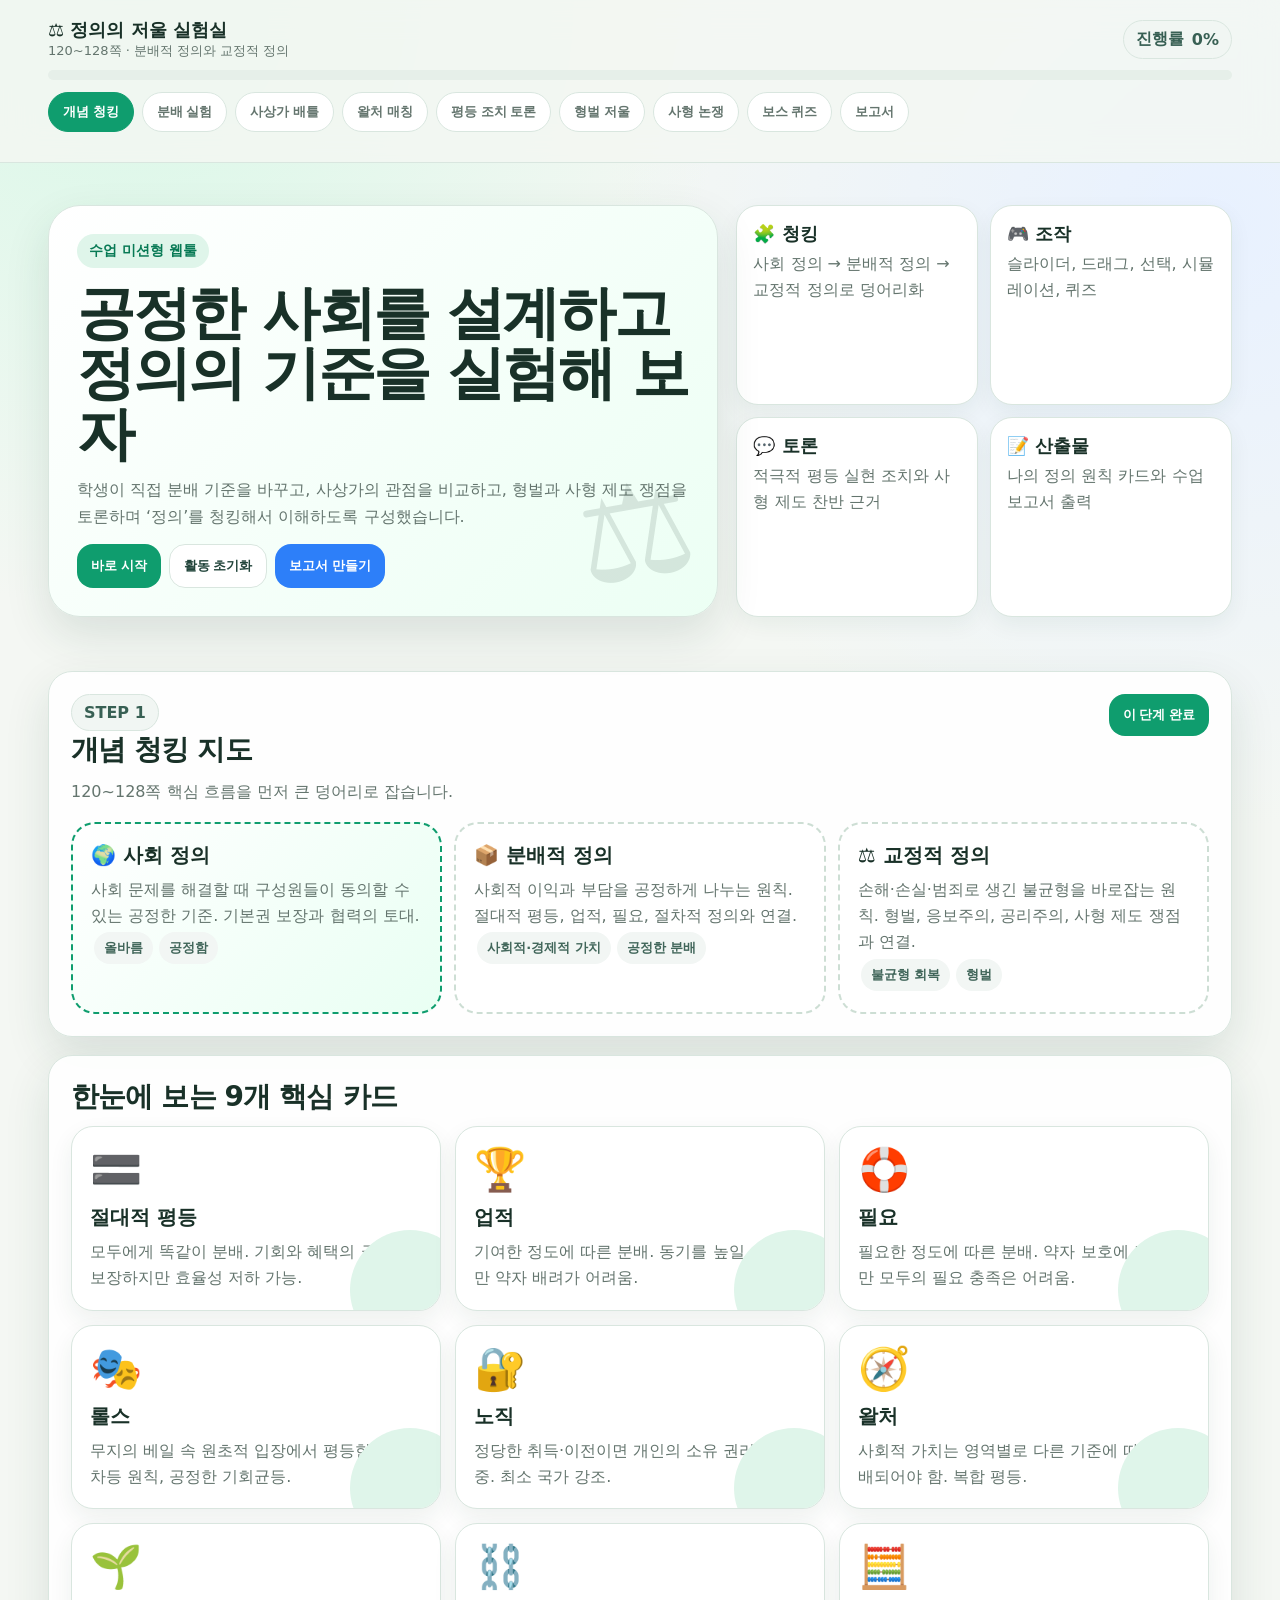
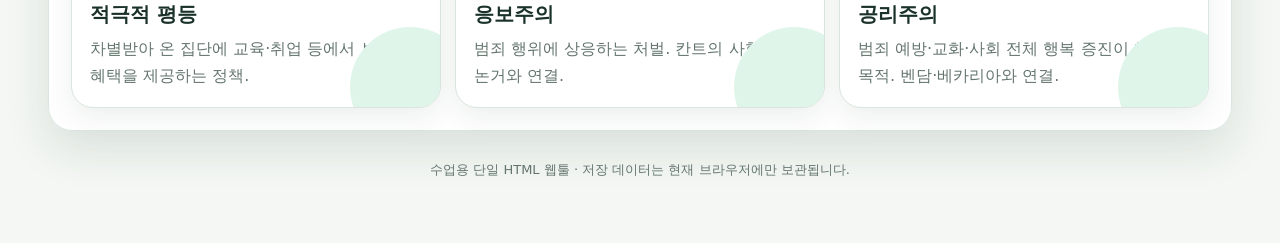
<file: 현대사회와 윤리_정의.html>
<!DOCTYPE html>
<html lang="ko">
<head>
  <meta charset="UTF-8" />
  <meta name="viewport" content="width=device-width, initial-scale=1.0" />
  <title>정의의 저울 실험실 - 분배적 정의와 교정적 정의</title>
  <style>
    :root{
      --bg:#f4f7f3; --card:#ffffff; --ink:#193128; --muted:#64756e;
      --green:#0f9d6e; --green2:#dff5ea; --blue:#2d7ff9; --blue2:#e8f1ff;
      --orange:#ff9f43; --red:#ef476f; --purple:#7c5cff; --line:#d9e6df;
      --shadow:0 18px 45px rgba(24,64,48,.12); --radius:24px;
    }
    *{box-sizing:border-box}
    body{margin:0;font-family:system-ui,-apple-system,BlinkMacSystemFont,"Segoe UI",sans-serif;background:
      radial-gradient(circle at 10% 0%, #d8f8e7 0, transparent 28%),
      radial-gradient(circle at 95% 12%, #e8f1ff 0, transparent 30%),
      var(--bg); color:var(--ink);}
    header{position:sticky;top:0;z-index:50;backdrop-filter:blur(16px);background:rgba(244,247,243,.85);border-bottom:1px solid var(--line)}
    .wrap{max-width:1220px;margin:0 auto;padding:18px}
    .hero{display:grid;grid-template-columns:1.15fr .85fr;gap:18px;align-items:stretch;padding-top:24px}
    .heroCard{background:linear-gradient(135deg,#ffffff,#ecfff4);border:1px solid var(--line);border-radius:32px;box-shadow:var(--shadow);padding:28px;overflow:hidden;position:relative}
    .heroCard:after{content:"⚖️";position:absolute;right:24px;bottom:8px;font-size:130px;opacity:.12;transform:rotate(-10deg)}
    .eyebrow{display:inline-flex;gap:8px;align-items:center;padding:8px 12px;border-radius:999px;background:var(--green2);color:#087a55;font-weight:800;font-size:14px}
    h1{font-size:clamp(30px,4.5vw,58px);line-height:1.05;margin:16px 0 12px;letter-spacing:-.04em}
    h2{margin:0 0 10px;font-size:28px;letter-spacing:-.03em}
    h3{margin:0 0 8px;font-size:20px}
    p{line-height:1.65;margin:0;color:var(--muted)}
    .topGrid{display:grid;grid-template-columns:repeat(2,1fr);gap:12px}
    .mini{background:var(--card);border:1px solid var(--line);border-radius:22px;padding:16px;box-shadow:0 8px 22px rgba(24,64,48,.06)}
    .mini b{display:block;font-size:18px;margin-bottom:5px}
    .nav{display:flex;gap:8px;overflow-x:auto;padding:12px 0}
    .nav button{white-space:nowrap;border:1px solid var(--line);background:#fff;border-radius:999px;padding:10px 14px;font-weight:800;color:var(--muted);cursor:pointer}
    .nav button.active{background:var(--green);color:#fff;border-color:var(--green)}
    .progressOuter{height:10px;background:#e6efe9;border-radius:999px;overflow:hidden;margin-top:10px}
    .progressBar{height:100%;width:0%;background:linear-gradient(90deg,var(--green),var(--blue));transition:.3s}
    main{max-width:1220px;margin:0 auto;padding:18px 18px 64px}
    section{display:none;animation:fade .25s ease}
    section.active{display:block}
    @keyframes fade{from{opacity:0;transform:translateY(8px)}to{opacity:1;transform:none}}
    .panel{background:rgba(255,255,255,.92);border:1px solid var(--line);border-radius:var(--radius);box-shadow:var(--shadow);padding:22px;margin:18px 0}
    .sectionHead{display:flex;gap:14px;align-items:flex-start;justify-content:space-between;margin-bottom:16px}
    .badge{display:inline-flex;align-items:center;gap:8px;border-radius:999px;background:#f1f6f3;border:1px solid var(--line);padding:8px 12px;font-weight:800;color:#386054}
    .grid2{display:grid;grid-template-columns:1fr 1fr;gap:16px}
    .grid3{display:grid;grid-template-columns:repeat(3,1fr);gap:14px}
    .grid4{display:grid;grid-template-columns:repeat(4,1fr);gap:12px}
    .card{background:#fff;border:1px solid var(--line);border-radius:22px;padding:18px;box-shadow:0 10px 25px rgba(24,64,48,.07)}
    .concept{position:relative;overflow:hidden;min-height:155px}
    .concept .icon{font-size:42px;margin-bottom:10px}
    .concept:after{content:"";position:absolute;right:-30px;bottom:-40px;width:120px;height:120px;border-radius:50%;background:var(--green2)}
    .btns{display:flex;flex-wrap:wrap;gap:8px;margin-top:14px}
    button,.btn{border:0;border-radius:16px;padding:12px 14px;font-weight:900;cursor:pointer;background:#edf5f0;color:#22453b;transition:.15s;text-decoration:none;display:inline-flex;align-items:center;gap:6px}
    button:hover,.btn:hover{transform:translateY(-1px);filter:brightness(.98)}
    .primary{background:var(--green);color:white}
    .blue{background:var(--blue);color:white}
    .orange{background:var(--orange);color:#2a1b00}
    .red{background:var(--red);color:#fff}
    .purple{background:var(--purple);color:#fff}
    .ghost{background:#fff;border:1px solid var(--line)}
    input,textarea,select{width:100%;border:1px solid var(--line);border-radius:16px;padding:12px;background:#fff;font:inherit;color:var(--ink)}
    textarea{min-height:98px;resize:vertical}
    label{display:block;font-size:14px;font-weight:900;color:#36564c;margin:12px 0 6px}
    .pill{display:inline-flex;border-radius:999px;padding:7px 10px;background:#f2f6f4;color:#41665a;font-weight:800;font-size:13px;margin:3px}
    .justiceMap{display:grid;grid-template-columns:1fr 1fr 1fr;gap:12px;align-items:stretch}
    .mapNode{border:2px dashed #cdded4;border-radius:24px;padding:18px;background:#fff;min-height:170px;position:relative}
    .mapNode.center{border-color:var(--green);background:linear-gradient(135deg,#fff,#e9fff3)}
    .mapNode h3{display:flex;align-items:center;gap:8px}
    .arrow{font-size:34px;text-align:center;align-self:center}
    .meter{height:22px;background:#edf4f0;border-radius:999px;overflow:hidden;border:1px solid var(--line)}
    .meterFill{height:100%;background:linear-gradient(90deg,var(--red),var(--orange),var(--green));width:50%;transition:.25s}
    .scoreBox{font-size:44px;font-weight:1000;letter-spacing:-.05em}
    .people{display:flex;gap:8px;flex-wrap:wrap;min-height:50px}
    .person{font-size:28px;filter:drop-shadow(0 4px 5px rgba(0,0,0,.12));cursor:grab;user-select:none}
    .bucket{min-height:108px;border:2px dashed #cbded4;border-radius:20px;padding:12px;background:#fbfffc}
    .bucket.over{background:#e7fff1;border-color:var(--green)}
    .chart{height:210px;display:flex;align-items:end;gap:10px;padding:16px;background:#f8fbf9;border-radius:22px;border:1px solid var(--line)}
    .bar{flex:1;min-width:28px;border-radius:12px 12px 4px 4px;background:linear-gradient(180deg,var(--green),#96ddbe);display:flex;align-items:flex-end;justify-content:center;color:#fff;font-size:12px;font-weight:900;padding-bottom:6px;transition:.35s}
    .scenario{display:grid;grid-template-columns:90px 1fr;gap:14px;align-items:center}
    .avatar{width:82px;height:82px;border-radius:24px;display:grid;place-items:center;font-size:40px;background:var(--green2);border:1px solid var(--line)}
    .choice{border:2px solid var(--line);background:#fff;border-radius:18px;padding:14px;text-align:left;margin:8px 0;width:100%}
    .choice.selected{border-color:var(--green);background:#ecfff4}
    .timeline{display:grid;gap:10px}
    .step{display:grid;grid-template-columns:46px 1fr;gap:12px;align-items:start}
    .num{width:42px;height:42px;border-radius:14px;background:#e8f8ef;color:#087a55;display:grid;place-items:center;font-weight:1000}
    .flash{animation:pulse .7s}
    @keyframes pulse{0%{box-shadow:0 0 0 0 rgba(15,157,110,.5)}100%{box-shadow:0 0 0 18px rgba(15,157,110,0)}}
    .hidden{display:none!important}
    .quizOpt{display:block;text-align:left;margin:8px 0;border:1px solid var(--line);background:#fff}
    .quizOpt.correct{background:#e8fff1;border-color:var(--green)}
    .quizOpt.wrong{background:#fff0f3;border-color:var(--red)}
    .note{background:#fff9e9;border:1px solid #ffe0a3;border-radius:20px;padding:14px;color:#715017}
    .report{background:#fbfffc;border:1px solid var(--line);border-radius:20px;padding:18px;white-space:pre-wrap}
    .footer{font-size:13px;color:var(--muted);text-align:center;margin-top:30px}
    @media(max-width:900px){.hero,.grid2,.grid3,.grid4,.justiceMap{grid-template-columns:1fr}.topGrid{grid-template-columns:1fr}.sectionHead{display:block}.arrow{display:none}}
    @media print{header,.nav,.btns,.noPrint{display:none!important}body{background:white}section{display:block}.panel{box-shadow:none;break-inside:avoid}}
  </style>
</head>
<body>
<header>
  <div class="wrap">
    <div style="display:flex;align-items:center;justify-content:space-between;gap:14px">
      <div>
        <b style="font-size:18px">⚖️ 정의의 저울 실험실</b>
        <div style="font-size:13px;color:var(--muted)">120~128쪽 · 분배적 정의와 교정적 정의</div>
      </div>
      <div class="badge">진행률 <span id="progressText">0%</span></div>
    </div>
    <div class="progressOuter"><div class="progressBar" id="progressBar"></div></div>
    <nav class="nav" id="nav"></nav>
  </div>
</header>

<div class="wrap">
  <div class="hero">
    <div class="heroCard">
      <span class="eyebrow">수업 미션형 웹툴</span>
      <h1>공정한 사회를 설계하고<br/>정의의 기준을 실험해 보자</h1>
      <p>학생이 직접 분배 기준을 바꾸고, 사상가의 관점을 비교하고, 형벌과 사형 제도 쟁점을 토론하며 ‘정의’를 청킹해서 이해하도록 구성했습니다.</p>
      <div class="btns">
        <button class="primary" onclick="goTab('chunk')">바로 시작</button>
        <button class="ghost" onclick="resetAll()">활동 초기화</button>
        <button class="blue" onclick="goTab('report')">보고서 만들기</button>
      </div>
    </div>
    <div class="topGrid">
      <div class="mini"><b>🧩 청킹</b><p>사회 정의 → 분배적 정의 → 교정적 정의로 덩어리화</p></div>
      <div class="mini"><b>🎮 조작</b><p>슬라이더, 드래그, 선택, 시뮬레이션, 퀴즈</p></div>
      <div class="mini"><b>💬 토론</b><p>적극적 평등 실현 조치와 사형 제도 찬반 근거</p></div>
      <div class="mini"><b>📝 산출물</b><p>나의 정의 원칙 카드와 수업 보고서 출력</p></div>
    </div>
  </div>
</div>

<main>
  <section id="chunk" class="active">
    <div class="panel">
      <div class="sectionHead">
        <div><span class="badge">STEP 1</span><h2>개념 청킹 지도</h2><p>120~128쪽 핵심 흐름을 먼저 큰 덩어리로 잡습니다.</p></div>
        <button class="primary" onclick="complete('chunk')">이 단계 완료</button>
      </div>
      <div class="justiceMap">
        <div class="mapNode center"><h3>🌍 사회 정의</h3><p>사회 문제를 해결할 때 구성원들이 동의할 수 있는 공정한 기준. 기본권 보장과 협력의 토대.</p><div class="pill">올바름</div><div class="pill">공정함</div></div>
        <div class="mapNode"><h3>📦 분배적 정의</h3><p>사회적 이익과 부담을 공정하게 나누는 원칙. 절대적 평등, 업적, 필요, 절차적 정의와 연결.</p><div class="pill">사회적·경제적 가치</div><div class="pill">공정한 분배</div></div>
        <div class="mapNode"><h3>⚖️ 교정적 정의</h3><p>손해·손실·범죄로 생긴 불균형을 바로잡는 원칙. 형벌, 응보주의, 공리주의, 사형 제도 쟁점과 연결.</p><div class="pill">불균형 회복</div><div class="pill">형벌</div></div>
      </div>
    </div>

    <div class="panel">
      <h2>한눈에 보는 9개 핵심 카드</h2>
      <div class="grid3">
        <div class="card concept"><div class="icon">🟰</div><h3>절대적 평등</h3><p>모두에게 똑같이 분배. 기회와 혜택의 균등을 보장하지만 효율성 저하 가능.</p></div>
        <div class="card concept"><div class="icon">🏆</div><h3>업적</h3><p>기여한 정도에 따른 분배. 동기를 높일 수 있지만 약자 배려가 어려움.</p></div>
        <div class="card concept"><div class="icon">🛟</div><h3>필요</h3><p>필요한 정도에 따른 분배. 약자 보호에 강하지만 모두의 필요 충족은 어려움.</p></div>
        <div class="card concept"><div class="icon">🎭</div><h3>롤스</h3><p>무지의 베일 속 원초적 입장에서 평등한 자유, 차등 원칙, 공정한 기회균등.</p></div>
        <div class="card concept"><div class="icon">🔐</div><h3>노직</h3><p>정당한 취득·이전이면 개인의 소유 권리를 존중. 최소 국가 강조.</p></div>
        <div class="card concept"><div class="icon">🧭</div><h3>왈처</h3><p>사회적 가치는 영역별로 다른 기준에 따라 분배되어야 함. 복합 평등.</p></div>
        <div class="card concept"><div class="icon">🌱</div><h3>적극적 평등</h3><p>차별받아 온 집단에 교육·취업 등에서 보상적 혜택을 제공하는 정책.</p></div>
        <div class="card concept"><div class="icon">⛓️</div><h3>응보주의</h3><p>범죄 행위에 상응하는 처벌. 칸트의 사형 찬성 논거와 연결.</p></div>
        <div class="card concept"><div class="icon">🧮</div><h3>공리주의</h3><p>범죄 예방·교화·사회 전체 행복 증진이 형벌의 목적. 벤담·베카리아와 연결.</p></div>
      </div>
    </div>
  </section>

  <section id="dist">
    <div class="panel">
      <div class="sectionHead">
        <div><span class="badge">STEP 2</span><h2>분배 기준 실험실</h2><p>예산 100점을 네 시민에게 나눠 보며 분배 기준의 장단점을 시각화합니다.</p></div>
        <button class="primary" onclick="complete('dist')">이 단계 완료</button>
      </div>
      <div class="grid2">
        <div class="card">
          <h3>🎛️ 분배 기준 선택</h3>
          <p>기준을 누르면 자동 분배됩니다. 직접 조정도 가능해요.</p>
          <div class="btns">
            <button onclick="applyRule('equal')">절대적 평등</button>
            <button onclick="applyRule('merit')">업적</button>
            <button onclick="applyRule('need')">필요</button>
            <button onclick="applyRule('mixed')" class="orange">혼합 기준</button>
          </div>
          <div id="sliders"></div>
          <div class="note" id="distFeedback">기준을 선택해 보세요.</div>
        </div>
        <div class="card">
          <h3>📊 분배 결과</h3>
          <div class="chart" id="distChart"></div>
          <div class="grid3" style="margin-top:12px">
            <div class="mini"><b id="fairScore">-</b><p>공정성 점수</p></div>
            <div class="mini"><b id="effScore">-</b><p>생산성 예상</p></div>
            <div class="mini"><b id="careScore">-</b><p>약자 보호</p></div>
          </div>
        </div>
      </div>
    </div>
  </section>

  <section id="philosopher">
    <div class="panel">
      <div class="sectionHead">
        <div><span class="badge">STEP 3</span><h2>사상가 카드 배틀</h2><p>롤스·노직·왈처의 분배 정의를 상황 카드와 연결합니다.</p></div>
        <button class="primary" onclick="complete('philosopher')">이 단계 완료</button>
      </div>
      <div class="grid3">
        <div class="card"><h3>🎭 롤스</h3><p>공정한 절차에서 합의된 원칙. 최소 수혜자에게 최대 이익, 공정한 기회균등.</p><button onclick="selectThinker('rawls')">롤스 관점 선택</button></div>
        <div class="card"><h3>🔐 노직</h3><p>정당한 취득과 이전으로 얻은 소유물은 개인의 권리. 국가 개입은 최소화.</p><button onclick="selectThinker('nozick')">노직 관점 선택</button></div>
        <div class="card"><h3>🧭 왈처</h3><p>영역마다 다른 사회적 가치가 있으므로 영역별 분배 기준을 적용.</p><button onclick="selectThinker('walzer')">왈처 관점 선택</button></div>
      </div>
      <div class="panel" style="box-shadow:none;margin-bottom:0">
        <h3>상황 카드</h3>
        <div class="scenario">
          <div class="avatar" id="scenarioIcon">🎫</div>
          <div>
            <h3 id="scenarioTitle">대학 장학금 선발</h3>
            <p id="scenarioText">저소득층 학생에게 장학금을 우선 배정할지, 성적순으로만 배정할지 논쟁 중입니다.</p>
            <div class="btns">
              <button onclick="nextScenario()">다른 상황</button>
              <button class="blue" onclick="judgeThinker()">선택한 사상가로 판단</button>
            </div>
          </div>
        </div>
        <div class="note" id="thinkerFeedback" style="margin-top:14px">사상가를 선택한 뒤 판단해 보세요.</div>
      </div>
    </div>

    <div class="panel">
      <h2>무지의 베일 미니 게임</h2>
      <p>내가 어떤 위치에 태어날지 모른다면 어떤 분배 원칙을 고를까요?</p>
      <div class="btns">
        <button onclick="veil('rich')">나는 부유층일 수도</button>
        <button onclick="veil('poor')">나는 최저소득층일 수도</button>
        <button onclick="veil('disabled')">나는 지원이 필요한 사람일 수도</button>
        <button class="primary" onclick="veilResult()">무지의 베일 결과 보기</button>
      </div>
      <div id="veilCards" class="grid3" style="margin-top:14px"></div>
    </div>
  </section>

  <section id="walzer">
    <div class="panel">
      <div class="sectionHead">
        <div><span class="badge">STEP 4</span><h2>왈처의 영역별 분배 매칭</h2><p>사회적 가치마다 적절한 분배 기준을 다르게 적용해 봅니다.</p></div>
        <button class="primary" onclick="complete('walzer')">이 단계 완료</button>
      </div>
      <div class="grid2">
        <div class="card">
          <h3>드래그할 카드</h3>
          <div class="people" id="dragCards">
            <span class="person" draggable="true" data-answer="need">🛟 필요</span>
            <span class="person" draggable="true" data-answer="exchange">💱 자유 교환</span>
            <span class="person" draggable="true" data-answer="democracy">🗳️ 설득과 민주주의</span>
          </div>
          <div class="btns"><button onclick="resetDrag()">다시 하기</button><button class="blue" onclick="checkDrag()">정답 확인</button></div>
        </div>
        <div class="card">
          <h3>영역별 바구니</h3>
          <div class="grid3">
            <div class="bucket" data-bucket="need"><b>안전과 복지</b><p>어떤 기준?</p></div>
            <div class="bucket" data-bucket="exchange"><b>돈과 상품</b><p>어떤 기준?</p></div>
            <div class="bucket" data-bucket="democracy"><b>정치적 권력</b><p>어떤 기준?</p></div>
          </div>
          <div class="note" id="dragFeedback" style="margin-top:12px">카드를 끌어 영역에 넣어 보세요.</div>
        </div>
      </div>
    </div>
  </section>

  <section id="affirm">
    <div class="panel">
      <div class="sectionHead">
        <div><span class="badge">STEP 5</span><h2>적극적 평등 실현 조치 토론 법정</h2><p>기회 균형 선발, 장애인 의무 고용, 부유세를 놓고 찬반 근거를 정리합니다.</p></div>
        <button class="primary" onclick="complete('affirm')">이 단계 완료</button>
      </div>
      <div class="grid2">
        <div class="card">
          <h3>📁 사건 선택</h3>
          <select id="caseSelect" onchange="loadCase()">
            <option value="admission">대학 입시 기회 균형 선발</option>
            <option value="employment">장애인 의무 고용 제도</option>
            <option value="wealth">부유세</option>
          </select>
          <div class="note" id="caseText" style="margin-top:12px"></div>
          <label>찬성 근거</label><textarea id="proText" placeholder="예: 사회적 약자의 실질적 기회를 보장한다."></textarea>
          <label>반대 근거</label><textarea id="conText" placeholder="예: 개인의 업적보다 집단 구성원이라는 이유로 혜택을 주면 부당할 수 있다."></textarea>
          <div class="btns">
            <button class="blue" onclick="saveDebate()">토론 메모 저장</button>
            <button class="orange" onclick="autoDebate()">근거 예시 넣기</button>
          </div>
        </div>
        <div class="card">
          <h3>⚖️ 나의 판결</h3>
          <label>정의 실현에 기여한다고 보는 정도</label>
          <input type="range" min="0" max="100" value="50" id="affirmRange" oninput="updateAffirmMeter()">
          <div class="meter"><div class="meterFill" id="affirmMeter"></div></div>
          <p id="affirmLabel" style="margin-top:10px">중립에 가까운 입장입니다.</p>
          <label>최종 판결문</label>
          <textarea id="verdict" placeholder="나는 이 제도가 ... 때문에 정의롭다/정의롭지 않다고 판단한다. 다만 ...도 고려해야 한다."></textarea>
        </div>
      </div>
    </div>
  </section>

  <section id="punish">
    <div class="panel">
      <div class="sectionHead">
        <div><span class="badge">STEP 6</span><h2>형벌의 목적 저울</h2><p>응보주의와 공리주의 관점을 상황별로 비교합니다.</p></div>
        <button class="primary" onclick="complete('punish')">이 단계 완료</button>
      </div>
      <div class="grid2">
        <div class="card">
          <h3>사건 파일</h3>
          <select id="crimeSelect" onchange="loadCrime()">
            <option value="theft">절도 사건</option>
            <option value="assault">상해 사건</option>
            <option value="murder">살인 사건</option>
          </select>
          <div class="note" id="crimeText" style="margin-top:12px"></div>
          <label>응보주의 비중</label>
          <input id="retrib" type="range" min="0" max="100" value="50" oninput="updatePunish()">
          <label>공리주의 비중</label>
          <input id="util" type="range" min="0" max="100" value="50" oninput="updatePunish()">
          <div class="btns"><button class="blue" onclick="recommendPunishment()">형벌 제안 보기</button></div>
        </div>
        <div class="card">
          <h3>저울 시각화</h3>
          <div style="font-size:70px;text-align:center" id="scaleEmoji">⚖️</div>
          <div class="grid2">
            <div class="mini"><b id="retVal">50</b><p>범죄에 상응하는 처벌</p></div>
            <div class="mini"><b id="utilVal">50</b><p>예방·교화·행복 증진</p></div>
          </div>
          <div class="note" id="punishFeedback" style="margin-top:12px">두 관점의 비중을 조정해 보세요.</div>
        </div>
      </div>
    </div>
  </section>

  <section id="death">
    <div class="panel">
      <div class="sectionHead">
        <div><span class="badge">STEP 7</span><h2>사형 제도 사상가 토론</h2><p>칸트·루소·베카리아의 입장을 카드로 비교하고, 오늘날 논거를 분류합니다.</p></div>
        <button class="primary" onclick="complete('death')">이 단계 완료</button>
      </div>
      <div class="grid3">
        <div class="card"><h3>🧱 칸트</h3><p>응보주의 관점에서 찬성. 살인에 상응하는 보복은 사형이며, 범죄자가 자기 행위에 책임지는 방식.</p><button onclick="deathThinker('kant')">입장 듣기</button></div>
        <div class="card"><h3>🤝 루소</h3><p>사회 계약론 관점에서 찬성. 동료 시민의 생명을 빼앗은 자는 사회 계약 위반자로 간주.</p><button onclick="deathThinker('rousseau')">입장 듣기</button></div>
        <div class="card"><h3>📚 베카리아</h3><p>사회 계약론과 공리주의 관점에서 반대. 생명권은 양도할 수 없고 종신 노역형이 더 효과적이라고 봄.</p><button onclick="deathThinker('beccaria')">입장 듣기</button></div>
      </div>
      <div class="note" id="deathFeedback" style="margin-top:14px">사상가 카드를 눌러 보세요.</div>
      <div class="panel" style="box-shadow:none;margin-bottom:0">
        <h3>찬반 논거 분류 게임</h3>
        <p>문장을 보고 찬성/반대에 넣어 보세요.</p>
        <div class="btns" id="argumentBtns"></div>
        <div class="grid2">
          <div class="bucket" data-side="pro"><b>사형 찬성 논거</b></div>
          <div class="bucket" data-side="con"><b>사형 반대 논거</b></div>
        </div>
        <div class="btns"><button class="blue" onclick="checkArguments()">분류 확인</button><button onclick="resetArguments()">다시 하기</button></div>
      </div>
    </div>
  </section>

  <section id="quiz">
    <div class="panel">
      <div class="sectionHead">
        <div><span class="badge">STEP 8</span><h2>보스 퀴즈</h2><p>개념을 확인하고 수업 마무리 점수를 얻습니다.</p></div>
        <button class="primary" onclick="complete('quiz')">이 단계 완료</button>
      </div>
      <div class="card">
        <h3 id="quizQ"></h3>
        <div id="quizOpts"></div>
        <div class="btns"><button onclick="nextQuiz()">다음 문제</button><button class="orange" onclick="showQuizHint()">힌트</button></div>
        <div class="note" id="quizFeedback" style="margin-top:12px">정답을 골라 보세요.</div>
      </div>
    </div>
  </section>

  <section id="report">
    <div class="panel">
      <div class="sectionHead">
        <div><span class="badge">OUTPUT</span><h2>나의 정의 탐구 보고서</h2><p>수업 중 작성한 내용을 한 장 보고서로 정리합니다.</p></div>
        <div class="btns noPrint">
          <button class="primary" onclick="makeReport()">보고서 생성</button>
          <button class="blue" onclick="window.print()">인쇄/PDF 저장</button>
        </div>
      </div>
      <div class="grid2">
        <div class="card">
          <label>오늘 배운 핵심 개념 3가지</label><textarea id="learned" placeholder="예: 분배적 정의, 교정적 정의, 적극적 평등 실현 조치"></textarea>
          <label>가장 인상 깊었던 쟁점</label><textarea id="issue" placeholder="예: 사형 제도는 범죄 예방 효과와 생명권 침해 문제를 함께 고려해야 한다."></textarea>
          <label>나의 정의 원칙 한 문장</label><textarea id="principle" placeholder="예: 정의로운 사회는 기회는 넓히고, 권리는 존중하며, 피해는 회복해야 한다."></textarea>
        </div>
        <div class="card">
          <h3>보고서 미리보기</h3>
          <div class="report" id="reportBox">보고서 생성 버튼을 눌러 주세요.</div>
        </div>
      </div>
    </div>
  </section>

  <div class="footer">수업용 단일 HTML 웹툴 · 저장 데이터는 현재 브라우저에만 보관됩니다.</div>
</main>

<script>
const tabs=[
  ['chunk','개념 청킹'],['dist','분배 실험'],['philosopher','사상가 배틀'],['walzer','왈처 매칭'],
  ['affirm','평등 조치 토론'],['punish','형벌 저울'],['death','사형 논쟁'],['quiz','보스 퀴즈'],['report','보고서']
];
const state=JSON.parse(localStorage.getItem('justiceLabState')||'{}');
state.done=state.done||{};
state.debate=state.debate||{};
function save(){localStorage.setItem('justiceLabState',JSON.stringify(state)); updateProgress();}
function goTab(id){document.querySelectorAll('section').forEach(s=>s.classList.remove('active'));document.getElementById(id).classList.add('active');document.querySelectorAll('.nav button').forEach(b=>b.classList.toggle('active',b.dataset.tab===id));window.scrollTo({top:0,behavior:'smooth'});}
function buildNav(){const nav=document.getElementById('nav');nav.innerHTML='';tabs.forEach(([id,name])=>{const b=document.createElement('button');b.textContent=(state.done[id]?'✅ ':'')+name;b.dataset.tab=id;b.onclick=()=>goTab(id);if(id==='chunk')b.classList.add('active');nav.appendChild(b)});updateProgress();}
function complete(id){state.done[id]=true;save();buildNav();document.querySelector('.active .panel')?.classList.add('flash');}
function updateProgress(){const count=Object.keys(state.done).length;const pct=Math.round(count/(tabs.length-1)*100);document.getElementById('progressText').textContent=Math.min(100,pct)+'%';document.getElementById('progressBar').style.width=Math.min(100,pct)+'%';}
function resetAll(){if(confirm('활동 기록을 초기화할까요?')){localStorage.removeItem('justiceLabState');location.reload();}}

const citizens=[
  {name:'A 학생',emoji:'🧑‍🎓',merit:80,need:30},
  {name:'B 학생',emoji:'👩‍🔧',merit:60,need:70},
  {name:'C 학생',emoji:'🧑‍🦽',merit:40,need:95},
  {name:'D 학생',emoji:'👨‍💻',merit:95,need:20}
];
let amounts=[25,25,25,25];
function renderSliders(){const box=document.getElementById('sliders');box.innerHTML='';citizens.forEach((c,i)=>{const div=document.createElement('div');div.innerHTML=`<label>${c.emoji} ${c.name} · 업적 ${c.merit} / 필요 ${c.need}: <b id="amt${i}">${amounts[i]}</b>점</label><input type="range" min="0" max="100" value="${amounts[i]}" oninput="manualAmount(${i},this.value)">`;box.appendChild(div)});renderDistChart();}
function normalize(arr){const sum=arr.reduce((a,b)=>a+b,0)||1;return arr.map(v=>Math.round(v/sum*100));}
function applyRule(rule){if(rule==='equal') amounts=[25,25,25,25];
 if(rule==='merit') amounts=normalize(citizens.map(c=>c.merit));
 if(rule==='need') amounts=normalize(citizens.map(c=>c.need));
 if(rule==='mixed') amounts=normalize(citizens.map(c=>c.merit*.45+c.need*.55));
 const msg={equal:'모두에게 똑같이 나누었습니다. 기회 균등은 높지만 생산 의욕과 개인 책임 논쟁이 생길 수 있습니다.',merit:'기여한 정도에 따라 나누었습니다. 생산성은 높지만 사회적 약자 배려가 부족할 수 있습니다.',need:'필요한 정도에 따라 나누었습니다. 약자 보호에 강하지만 경제적 효율성 논쟁이 생길 수 있습니다.',mixed:'업적과 필요를 함께 반영했습니다. 현실 정책은 대개 하나의 기준보다 여러 기준을 조합합니다.'};
 document.getElementById('distFeedback').textContent=msg[rule];renderSliders();}
function manualAmount(i,v){amounts[i]=Number(v);document.getElementById('amt'+i).textContent=v;renderDistChart();}
function renderDistChart(){const chart=document.getElementById('distChart');if(!chart)return;chart.innerHTML='';amounts.forEach((a,i)=>{const bar=document.createElement('div');bar.className='bar';bar.style.height=Math.max(8,a*1.6)+'px';bar.innerHTML=`${citizens[i].emoji}<br>${a}`;chart.appendChild(bar)});
 const variance=amounts.reduce((s,a)=>s+Math.abs(a-25),0);const fair=Math.max(0,100-variance);
 const eff=Math.round(amounts.reduce((s,a,i)=>s+a*citizens[i].merit,0)/100);
 const care=Math.round(amounts.reduce((s,a,i)=>s+a*citizens[i].need,0)/100);
 document.getElementById('fairScore').textContent=fair;document.getElementById('effScore').textContent=eff;document.getElementById('careScore').textContent=care;}

const scenarios=[
 {icon:'🎫',title:'대학 장학금 선발',text:'저소득층 학생에게 장학금을 우선 배정할지, 성적순으로만 배정할지 논쟁 중입니다.',best:'rawls'},
 {icon:'💰',title:'고액 연봉자의 세금',text:'매우 높은 소득을 얻은 사람이 더 많은 세금을 내는 것이 정당한지 논쟁 중입니다.',best:'rawls'},
 {icon:'🎨',title:'예술품 거래',text:'한 사람이 정당하게 산 그림을 비싼 가격에 되팔았습니다. 국가는 개입해야 할까요?',best:'nozick'},
 {icon:'🗳️',title:'학생회장 선거',text:'정치적 권력을 성적순으로 줄 수 있을까요, 아니면 설득과 투표가 기준이어야 할까요?',best:'walzer'}
];
let sc=0, thinker=null, veilPicked=[];
function nextScenario(){sc=(sc+1)%scenarios.length;const s=scenarios[sc];scenarioIcon.textContent=s.icon;scenarioTitle.textContent=s.title;scenarioText.textContent=s.text;thinkerFeedback.textContent='사상가를 선택한 뒤 판단해 보세요.';}
function selectThinker(t){thinker=t;thinkerFeedback.textContent=({rawls:'롤스 선택: 가장 불리한 사람의 처지와 공정한 기회균등을 보세요.',nozick:'노직 선택: 소유물이 정당하게 취득·이전되었는지 보세요.',walzer:'왈처 선택: 이 가치가 속한 사회적 영역과 그 영역의 기준을 보세요.'})[t];}
function judgeThinker(){if(!thinker){thinkerFeedback.textContent='먼저 사상가를 선택해 주세요.';return;}const s=scenarios[sc];thinkerFeedback.textContent=thinker===s.best?'좋아요! 이 상황과 특히 잘 연결되는 관점입니다.':'가능한 해석입니다. 다만 이 상황에서는 '+({rawls:'롤스',nozick:'노직',walzer:'왈처'})[s.best]+' 관점이 더 직접적으로 연결됩니다.';}
function veil(role){veilPicked.push(role); const names={rich:'부유층',poor:'최저소득층',disabled:'지원 필요자'}; const box=document.getElementById('veilCards'); const div=document.createElement('div');div.className='card';div.innerHTML=`<h3>내가 ${names[role]}이라면?</h3><p>규칙을 정하기 전에는 내가 어떤 위치인지 모른다고 상상합니다.</p>`;box.appendChild(div);}
function veilResult(){const box=document.getElementById('veilCards');box.innerHTML+=`<div class="card flash"><h3>🎭 롤스식 결론</h3><p>자신의 위치를 모른다면 기본적 자유는 모두에게 평등하게, 불평등은 최소 수혜자에게 이익이 될 때만 허용하는 원칙에 끌릴 수 있습니다.</p></div>`;}

function setupDrag(){document.querySelectorAll('.person').forEach(el=>{el.addEventListener('dragstart',e=>e.dataTransfer.setData('text/plain',el.dataset.answer+'|'+el.outerHTML));});document.querySelectorAll('.bucket').forEach(b=>{b.addEventListener('dragover',e=>{e.preventDefault();b.classList.add('over')});b.addEventListener('dragleave',()=>b.classList.remove('over'));b.addEventListener('drop',e=>{e.preventDefault();b.classList.remove('over');const [ans,html]=e.dataTransfer.getData('text/plain').split('|');const span=document.createElement('span');span.className='pill';span.dataset.answer=ans;span.textContent=html.replace(/<[^>]*>/g,'');b.appendChild(span);});});}
function resetDrag(){document.querySelectorAll('.bucket .pill').forEach(e=>e.remove());dragFeedback.textContent='카드를 끌어 영역에 넣어 보세요.';}
function checkDrag(){let ok=0,total=0;document.querySelectorAll('.bucket').forEach(b=>{b.querySelectorAll('.pill').forEach(p=>{total++;if(p.dataset.answer===b.dataset.bucket)ok++;});});dragFeedback.textContent=`${ok}/${total||3}개가 맞았습니다. 안전과 복지=필요, 돈과 상품=자유 교환, 정치적 권력=설득과 민주주의입니다.`;}

const cases={
 admission:'대학 입시에서 저소득층·농어촌·특수 교육 대상자 등을 따로 선발하는 제도입니다. 교육 격차 해소와 역차별 논쟁이 함께 발생합니다.',
 employment:'일정 규모 이상의 사업장에서 일정 비율 이상의 장애인을 고용하도록 하는 제도입니다. 실질적 기회 보장과 기업 부담 논쟁이 함께 발생합니다.',
 wealth:'일정액 이상의 자산을 가진 사람에게 부과하는 세금입니다. 부의 재분배와 재산권 침해 논쟁이 함께 발생합니다.'
};
function loadCase(){caseText.textContent=cases[caseSelect.value];}
function autoDebate(){proText.value='사회적 약자는 경제적 부나 사회적 지위를 얻을 실질적인 기회를 보장받아야 한다. 과거 차별로 인한 불이익을 보상하고 사회적 긴장을 완화할 수 있다.';conText.value='개인의 업적보다 특정 집단의 구성원이라는 이유로 혜택이 주어지는 것은 부당할 수 있다. 혜택을 받지 못하는 사람에게 역차별이 발생할 수 있다.';}
function updateAffirmMeter(){const v=affirmRange.value;affirmMeter.style.width=v+'%';affirmLabel.textContent=v>65?'정의 실현에 기여한다고 보는 입장입니다.':v<35?'정의 실현을 방해할 수 있다고 보는 입장입니다.':'찬반 근거를 모두 고려하는 중립적 입장입니다.';}
function saveDebate(){state.debate={case:caseSelect.value,pro:proText.value,con:conText.value,verdict:verdict.value,range:affirmRange.value};save();alert('토론 메모를 저장했습니다.');}

const crimes={theft:'타인의 물건을 훔친 사건입니다. 피해 회복과 재범 예방을 함께 고려해야 합니다.',assault:'타인에게 신체적 손해를 입힌 사건입니다. 범죄에 상응하는 책임과 교화 가능성을 함께 봅니다.',murder:'타인의 생명을 빼앗은 중대한 사건입니다. 응보주의·공리주의·사형 제도 논쟁이 강하게 연결됩니다.'};
function loadCrime(){crimeText.textContent=crimes[crimeSelect.value];}
function updatePunish(){retVal.textContent=retrib.value;utilVal.textContent=util.value;const r=+retrib.value,u=+util.value;scaleEmoji.textContent=Math.abs(r-u)<15?'⚖️':r>u?'⛓️':'🧮';punishFeedback.textContent=r>u?'응보주의 쪽으로 기울었습니다. 범죄에 상응하는 처벌을 중시합니다.':u>r?'공리주의 쪽으로 기울었습니다. 예방, 교화, 사회 전체 행복을 중시합니다.':'두 관점이 균형을 이룹니다.';}
function recommendPunishment(){const c=crimeSelect.value,r=+retrib.value,u=+util.value;let msg='';if(c==='theft')msg='피해 변상, 사회봉사, 재범 예방 교육을 조합할 수 있습니다.';if(c==='assault')msg='피해 회복, 접근 제한, 상담·교화 프로그램, 법정 형벌을 함께 고려할 수 있습니다.';if(c==='murder')msg='가장 중대한 형벌 논쟁으로 이어집니다. 칸트는 응보의 관점에서 사형을, 베카리아는 생명권과 예방 효과를 이유로 반대합니다.';punishFeedback.textContent=msg+' 현재 저울은 '+(r>u?'응보주의':'공리주의')+'에 더 가깝습니다.';}

function deathThinker(t){deathFeedback.textContent=({kant:'칸트: 살인에 대한 동등한 응보는 사형이며, 범죄자가 자기 행위에 책임지는 방식이라고 봅니다.',rousseau:'루소: 사회 계약을 위반해 시민의 생명을 빼앗은 자는 공동체의 적으로 간주될 수 있다고 봅니다.',beccaria:'베카리아: 생명은 양도할 수 없고, 사형보다 지속적인 종신 노역형이 범죄 예방에 효과적이라고 봅니다.'})[t];}
const args=[
 ['범죄 억제 효과가 매우 크다.','pro'],['흉악범에 대한 사형은 사회 정의에 부합한다.','pro'],['국민의 일반적인 법 감정은 사형 제도를 지지한다.','pro'],['범죄 억제 효과가 작다.','con'],['범죄자의 교화 가능성을 부정한다.','con'],['오판과 정치적 악용 가능성이 있다.','con']
];
function resetArguments(){argumentBtns.innerHTML='';document.querySelectorAll('[data-side] .pill').forEach(e=>e.remove());args.forEach((a,i)=>{const b=document.createElement('button');b.textContent=a[0];b.draggable=true;b.dataset.side=a[1];b.addEventListener('dragstart',e=>e.dataTransfer.setData('text/plain',i));argumentBtns.appendChild(b);});}
function checkArguments(){let ok=0,total=0;document.querySelectorAll('[data-side]').forEach(b=>{b.querySelectorAll('.pill').forEach(p=>{total++;if(p.dataset.side===b.dataset.side)ok++;});});deathFeedback.textContent=`분류 결과 ${ok}/${total||6}개 정답입니다.`;}

const quiz=[
 {q:'분배적 정의의 핵심 설명으로 가장 알맞은 것은?',opts:['범죄자를 교화하는 원칙','사회적 이익과 부담을 공정하게 나누는 원칙','국가 권위를 무조건 따르는 태도'],a:1,h:'분배는 사회적·경제적 가치와 부담을 나누는 문제입니다.'},
 {q:'롤스의 차등의 원칙과 가장 가까운 설명은?',opts:['최소 수혜자에게 최대 이익이 되도록 불평등을 허용한다','정당하게 얻은 소유물은 절대 재분배할 수 없다','정치 권력은 돈으로 살 수 있다'],a:0,h:'롤스는 원초적 입장과 무지의 베일을 떠올리면 쉽습니다.'},
 {q:'노직이 강조한 국가의 모습은?',opts:['복지 재분배를 최대화하는 국가','개인의 소유 권리를 보호하는 최소 국가','모든 가치를 하나의 기준으로 나누는 국가'],a:1,h:'소유 권리와 정당한 취득·이전을 생각해 보세요.'},
 {q:'왈처의 복합 평등은?',opts:['모든 것을 똑같이 나누는 것','영역별로 고유한 분배 기준을 적용하는 것','범죄에 상응하는 형벌만 인정하는 것'],a:1,h:'안전과 복지, 돈과 상품, 정치적 권력의 기준이 다릅니다.'},
 {q:'베카리아의 사형 제도 입장은?',opts:['응보주의 관점에서 찬성','사회 계약론과 공리주의 관점에서 반대','모든 범죄에 사형을 주장'],a:1,h:'생명권 양도 불가, 종신 노역형의 예방 효과를 떠올리세요.'}
];
let qi=0, quizScore=0;
function renderQuiz(){quizQ.textContent=quiz[qi].q;quizOpts.innerHTML='';quiz[qi].opts.forEach((o,i)=>{const b=document.createElement('button');b.className='quizOpt';b.textContent=o;b.onclick=()=>answerQuiz(i,b);quizOpts.appendChild(b);});quizFeedback.textContent='정답을 골라 보세요.';}
function answerQuiz(i,b){document.querySelectorAll('.quizOpt').forEach(x=>x.disabled=true);if(i===quiz[qi].a){b.classList.add('correct');quizScore++;quizFeedback.textContent='정답입니다!'}else{b.classList.add('wrong');document.querySelectorAll('.quizOpt')[quiz[qi].a].classList.add('correct');quizFeedback.textContent='아쉬워요. 초록색 선택지가 정답입니다.';}}
function nextQuiz(){qi=(qi+1)%quiz.length;renderQuiz();}
function showQuizHint(){quizFeedback.textContent=quiz[qi].h;}

function makeReport(){const d=state.debate||{};const txt=`[나의 정의 탐구 보고서]\n\n1. 오늘 배운 핵심 개념\n${learned.value||'- 분배적 정의, 교정적 정의, 적극적 평등 실현 조치'}\n\n2. 분배적 정의에 대한 나의 생각\n- 찬성 근거: ${d.pro||proText.value||'작성된 찬성 근거가 없습니다.'}\n- 반대 근거: ${d.con||conText.value||'작성된 반대 근거가 없습니다.'}\n- 나의 판결: ${verdict.value||d.verdict||'아직 판결문을 작성하지 않았습니다.'}\n\n3. 가장 인상 깊었던 쟁점\n${issue.value||'아직 작성하지 않았습니다.'}\n\n4. 나의 정의 원칙 한 문장\n${principle.value||'아직 작성하지 않았습니다.'}\n\n5. 퀴즈 점수\n${quizScore}점 / 시도한 정답 수 기준`;reportBox.textContent=txt;state.report=txt;save();}

document.addEventListener('DOMContentLoaded',()=>{buildNav();renderSliders();loadCase();updateAffirmMeter();loadCrime();updatePunish();setupDrag();resetArguments();renderQuiz();
 document.querySelectorAll('[data-side]').forEach(b=>{b.addEventListener('dragover',e=>e.preventDefault());b.addEventListener('drop',e=>{e.preventDefault();const i=e.dataTransfer.getData('text/plain');const p=document.createElement('span');p.className='pill';p.dataset.side=args[i][1];p.textContent=args[i][0];b.appendChild(p);});});
});
</script>
</body>
</html>
</file>
<file: 공통수학1_순열/style.css>
:root{
  --bg:#f7fbfb; --ink:#173238; --muted:#60777b; --mint:#24b8aa; --mint2:#dff8f5; --yellow:#ffd166; --pink:#ff8fab; --blue:#90dbf4; --purple:#cdb4db; --card:#ffffff; --shadow:0 16px 35px rgba(20,60,70,.12);
}
*{box-sizing:border-box} body{margin:0;font-family:system-ui,-apple-system,BlinkMacSystemFont,"Segoe UI",sans-serif;background:linear-gradient(180deg,#ecfffc 0%,var(--bg) 38%);color:var(--ink)}
.hero{display:flex;justify-content:space-between;gap:24px;align-items:center;padding:34px clamp(18px,4vw,56px) 22px}.eyebrow{color:var(--mint);font-weight:800;letter-spacing:.04em}.hero h1{font-size:clamp(36px,7vw,72px);margin:0}.subtitle{font-size:18px;line-height:1.6;max-width:780px}.hero-card{min-width:240px;background:var(--card);border:3px solid var(--mint2);border-radius:28px;padding:24px;box-shadow:var(--shadow);display:flex;flex-direction:column;gap:10px}.big-formula{font-size:56px;font-weight:900;color:var(--mint)}
.tabs{position:sticky;top:0;z-index:10;display:flex;gap:8px;overflow:auto;padding:12px clamp(12px,4vw,56px);background:rgba(247,251,251,.88);backdrop-filter:blur(10px);border-bottom:1px solid #d9eeee}.tab{border:0;background:#e9f4f3;padding:12px 16px;border-radius:999px;font-weight:800;color:#36565b;white-space:nowrap;cursor:pointer}.tab.active{background:var(--mint);color:white}
main{padding:24px clamp(14px,4vw,56px)}.panel{display:none}.panel.active{display:block;animation:fade .28s ease}@keyframes fade{from{opacity:.35;transform:translateY(8px)}to{opacity:1;transform:none}}
.panel-head{display:flex;justify-content:space-between;gap:20px;align-items:flex-start;margin-bottom:18px}.panel h2{font-size:30px;margin:2px 0 8px}.panel p{color:var(--muted);line-height:1.65}.step-label{font-weight:900;color:var(--mint);margin:0}.primary,.ghost{border:0;border-radius:16px;padding:12px 18px;font-weight:900;cursor:pointer}.primary{background:var(--mint);color:white;box-shadow:0 8px 18px rgba(36,184,170,.25)}.ghost{background:white;color:var(--ink);border:2px solid #d9eeee}.button-row{display:flex;gap:10px;flex-wrap:wrap}
.tour-grid{display:grid;grid-template-columns:1fr 1fr 1.1fr;gap:18px}.map-card,.schedule-card,.tree-card,.note-card,.summary-card,.quiz-card{background:var(--card);border-radius:28px;padding:22px;box-shadow:var(--shadow)}h3{margin:0 0 14px}.places{display:grid;grid-template-columns:repeat(2,minmax(110px,1fr));gap:12px}.place{border:0;border-radius:22px;padding:16px;background:linear-gradient(135deg,#fff,#eefbf9);box-shadow:inset 0 0 0 2px #d7efec;cursor:pointer;font-size:18px;font-weight:900;transition:.25s}.place:hover{transform:translateY(-4px)}.place.used{opacity:.35;transform:scale(.95);cursor:not-allowed}.hint{font-size:14px}.slots{display:grid;grid-template-columns:1fr 1fr;gap:14px}.slot{min-height:116px;border:3px dashed #b9ded9;border-radius:24px;display:grid;place-items:center;background:#f8ffff}.slot span{font-weight:900;color:var(--muted)}.slot strong{font-size:34px;color:var(--mint)}.thinking-box{margin-top:16px;background:#fff8dd;border-radius:18px;padding:14px;line-height:1.6}.formula-line{margin-top:16px;font-size:26px;font-weight:950;background:#eefbf9;border-radius:18px;padding:16px;text-align:center}.tree{min-height:270px;overflow:auto}.branch{display:flex;align-items:center;gap:8px;margin:8px 0;animation:grow .35s ease}.branch span{background:#edf7f6;border-radius:999px;padding:7px 10px;font-weight:800}.branch .line{height:2px;background:var(--mint);width:32px}@keyframes grow{from{opacity:0;transform:translateX(-15px)}to{opacity:1;transform:none}}
.control-row{display:flex;gap:16px;align-items:center;flex-wrap:wrap;margin-bottom:18px}.control-row label{background:white;border-radius:18px;padding:12px 14px;font-weight:800;box-shadow:0 6px 18px rgba(20,60,70,.08)}.control-row input[type=range]{vertical-align:middle}.control-row input[type=text],.control-row input[type=number],#quizAnswer{border:2px solid #d7efec;border-radius:14px;padding:10px;font-size:16px}.wide{flex:1;min-width:300px}.wide input{width:80%}.seat-stage,.line-stage,.sled-stage{background:white;border-radius:30px;padding:24px;box-shadow:var(--shadow);min-height:220px;margin-bottom:18px;overflow:auto}.seat-row{display:flex;gap:14px;align-items:flex-start;min-width:max-content}.seat{width:122px;min-height:150px;border-radius:24px;background:#f4fbfb;border:3px solid #d9eeee;padding:12px;text-align:center;position:relative}.seat.active{border-color:var(--mint);box-shadow:0 0 0 6px rgba(36,184,170,.12)}.seat-title{font-weight:900;color:var(--muted)}.choice-count{font-size:34px;font-weight:950;color:var(--mint);margin:12px 0}.mini-balls{display:flex;justify-content:center;gap:4px;flex-wrap:wrap}.ball,.person{width:32px;height:32px;border-radius:50%;display:grid;place-items:center;font-weight:900;background:var(--yellow)}.equation-builder{background:#173238;color:white;border-radius:24px;padding:20px;font-size:26px;font-weight:950;text-align:center;min-height:74px}.term{display:inline-block;margin:4px;padding:6px 10px;background:rgba(255,255,255,.14);border-radius:12px;animation:pop .25s ease}@keyframes pop{from{transform:scale(.5);opacity:0}to{transform:scale(1);opacity:1}}
.perm-groups{display:grid;grid-template-columns:repeat(auto-fit,minmax(250px,1fr));gap:14px}.perm-group{background:white;border-radius:22px;padding:16px;box-shadow:var(--shadow)}.perm-chip{display:inline-block;background:#f0f9f8;border-radius:999px;padding:7px 10px;margin:4px;font-weight:800}.line-people{display:flex;gap:12px;align-items:center;justify-content:center;flex-wrap:wrap}.person{width:58px;height:58px;font-size:22px;transition:.35s}.album{display:grid;grid-template-columns:repeat(auto-fit,minmax(120px,1fr));gap:8px;max-height:360px;overflow:auto}.album-card{background:white;border:1px solid #d9eeee;border-radius:14px;padding:8px;text-align:center;font-weight:800}
.mission-grid{display:flex;gap:12px;margin-bottom:16px}.mission-card{background:white;border:3px solid #d9eeee;border-radius:22px;padding:16px 22px;cursor:pointer}.mission-card.active{border-color:var(--mint);background:var(--mint2)}.sled{display:flex;justify-content:center;gap:12px;align-items:center;min-width:max-content}.sled-seat{width:90px;height:90px;border-radius:26px;background:#eef5f7;border:3px solid #d7efec;display:grid;place-items:center;font-size:28px;font-weight:950}.sled-seat.edge{background:#fff2c9}.block{display:inline-flex;gap:4px;background:#ffe4eb;border-radius:22px;padding:12px;font-weight:950}.mission-steps{display:grid;gap:10px}.mission-step{background:white;border-left:8px solid var(--mint);border-radius:16px;padding:14px;box-shadow:0 8px 20px rgba(20,60,70,.08);animation:grow .28s ease}.quiz-card{max-width:800px}.feedback{margin-top:16px;border-radius:18px;padding:16px;min-height:56px;background:#f2fbfa;line-height:1.6}.feedback.good{background:#e6fff5}.feedback.bad{background:#fff0f0}footer{padding:28px;text-align:center;color:var(--muted)}
@media(max-width:900px){.hero{flex-direction:column;align-items:stretch}.tour-grid{grid-template-columns:1fr}.panel-head{flex-direction:column}.tabs{padding-left:12px}.wide input{width:100%}}
</file>
